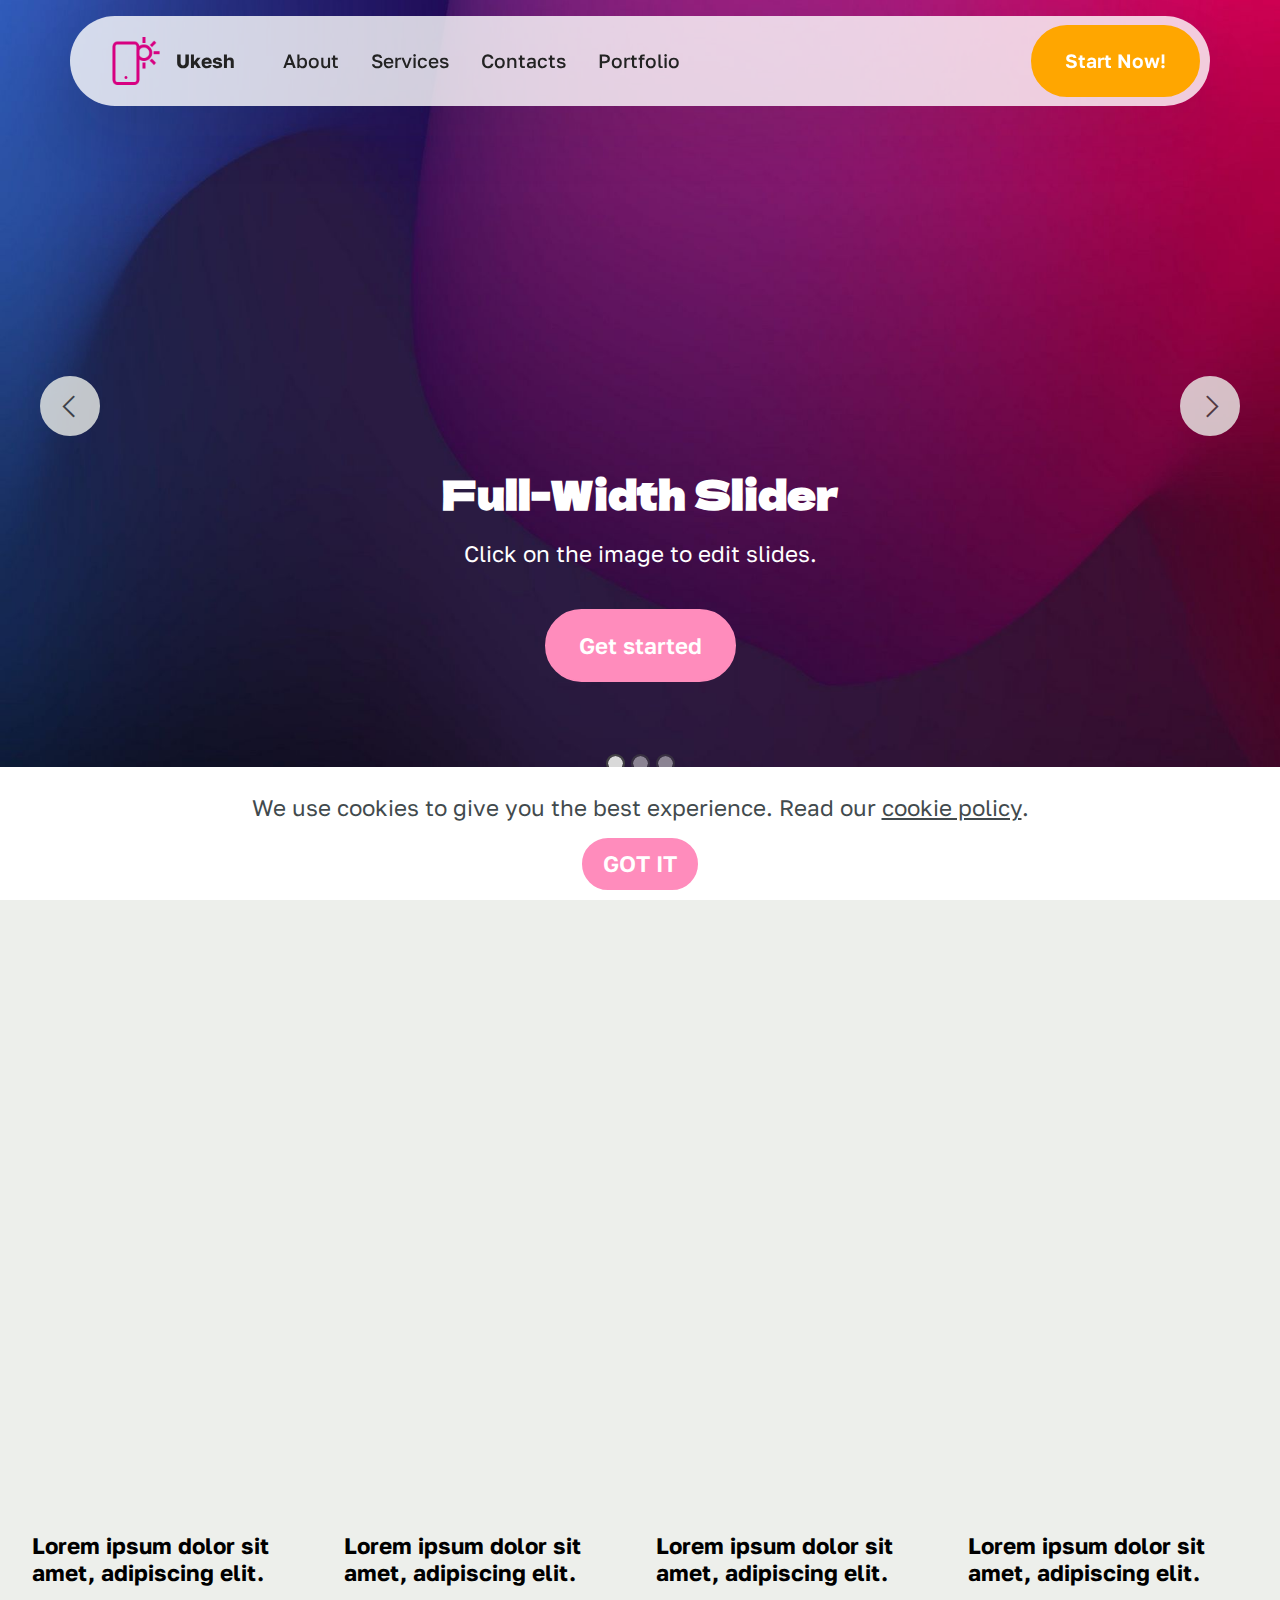
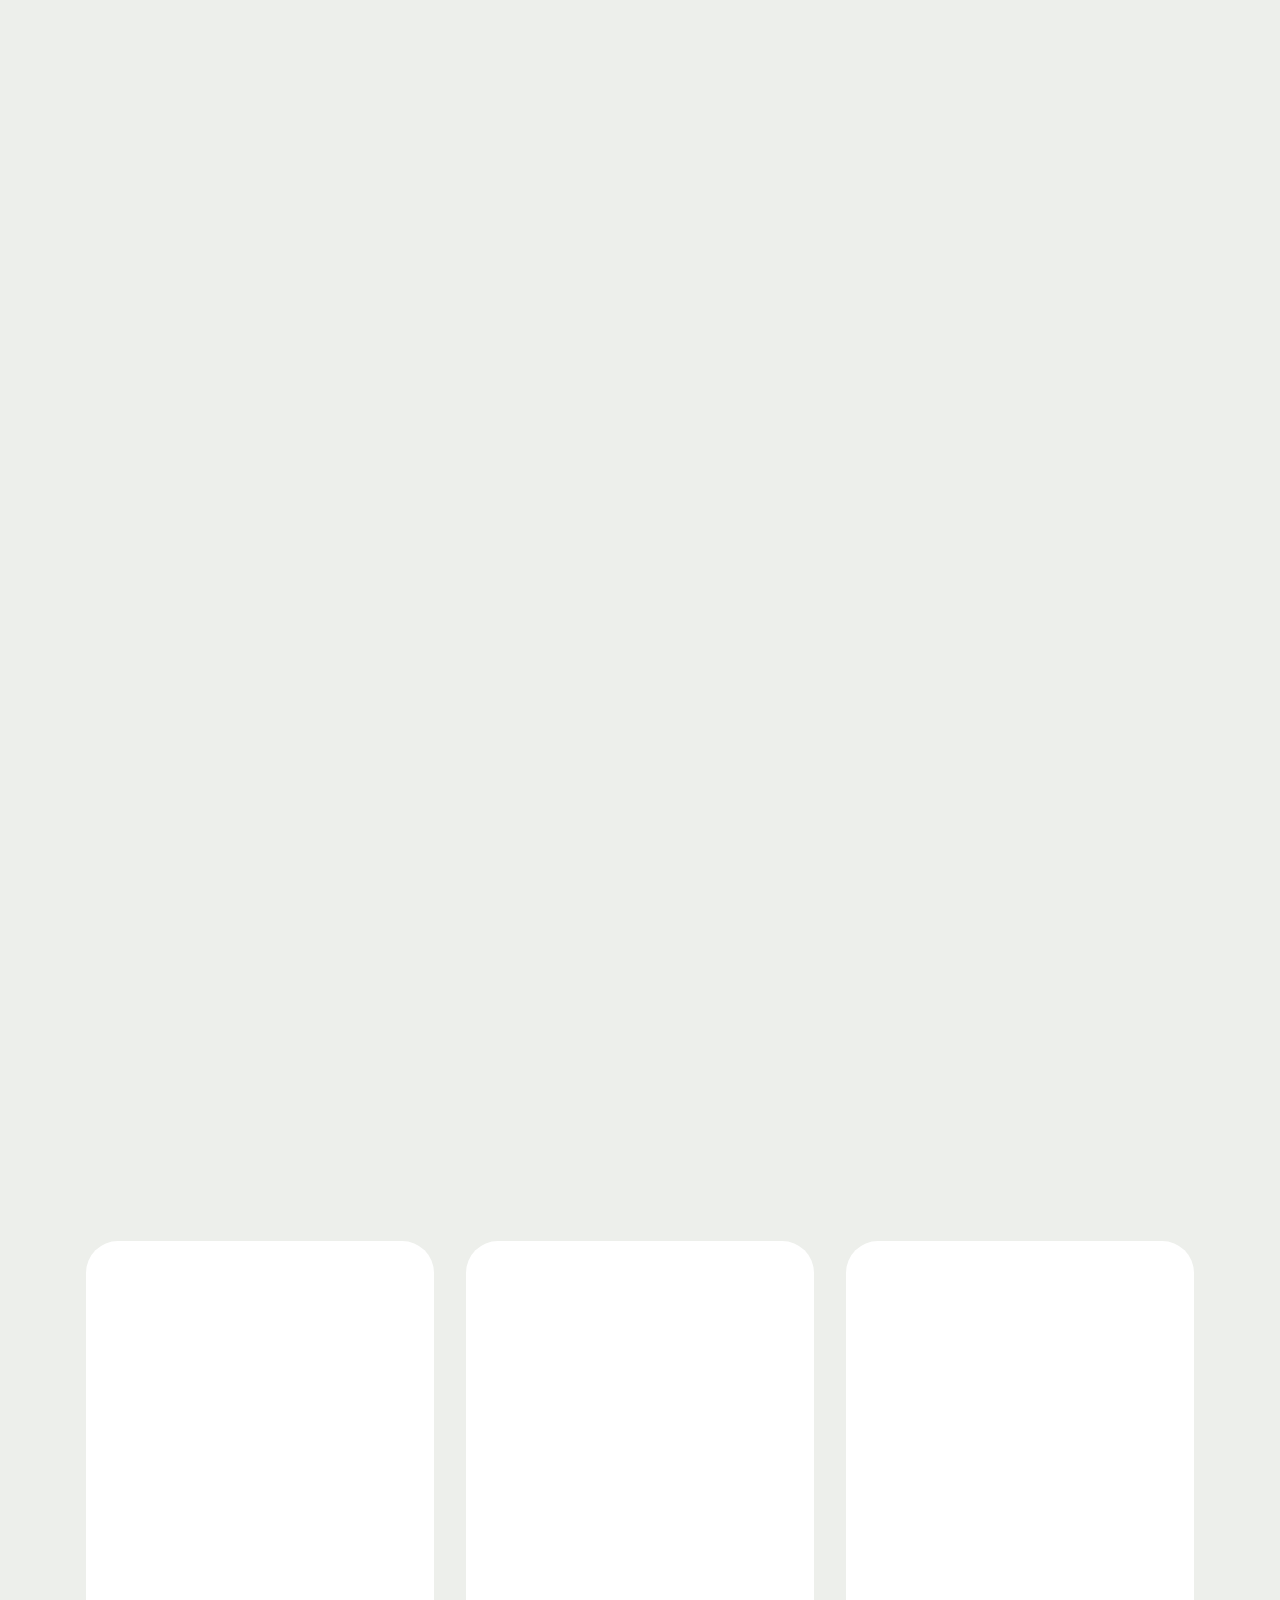
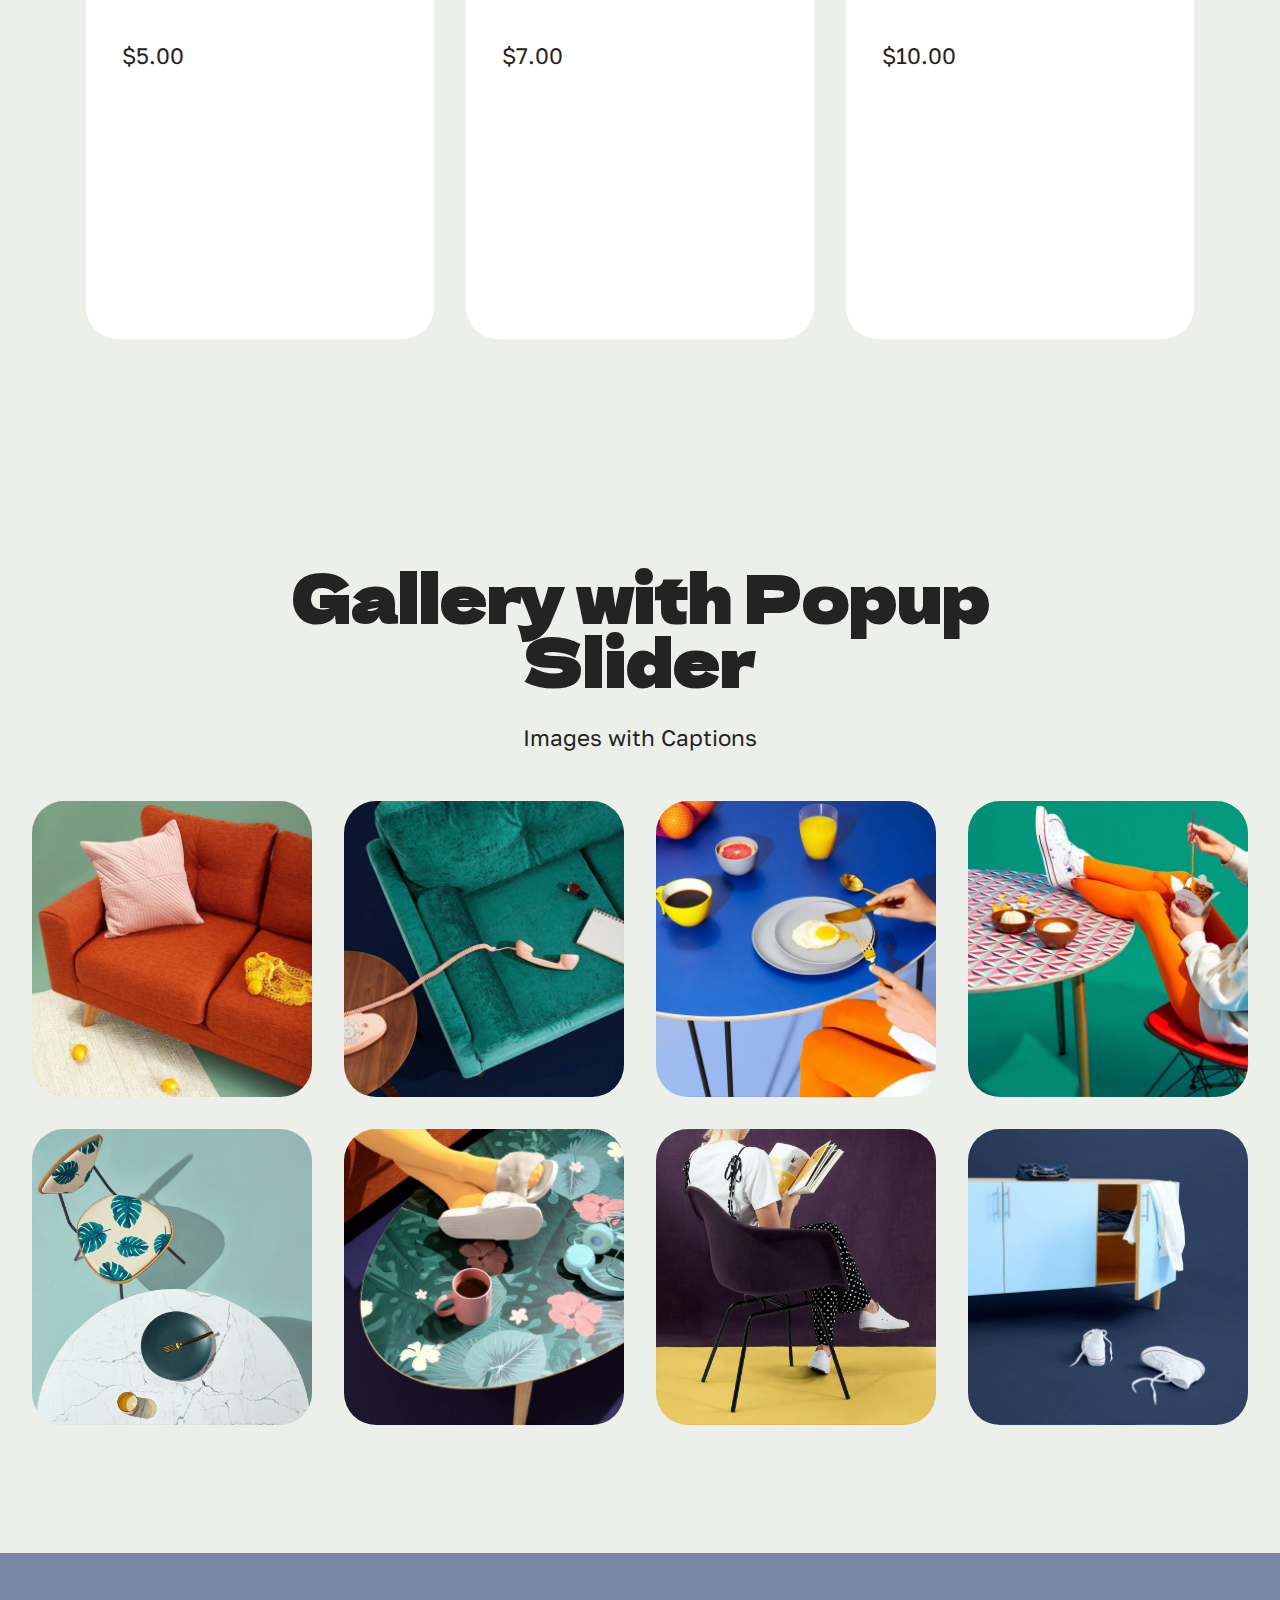
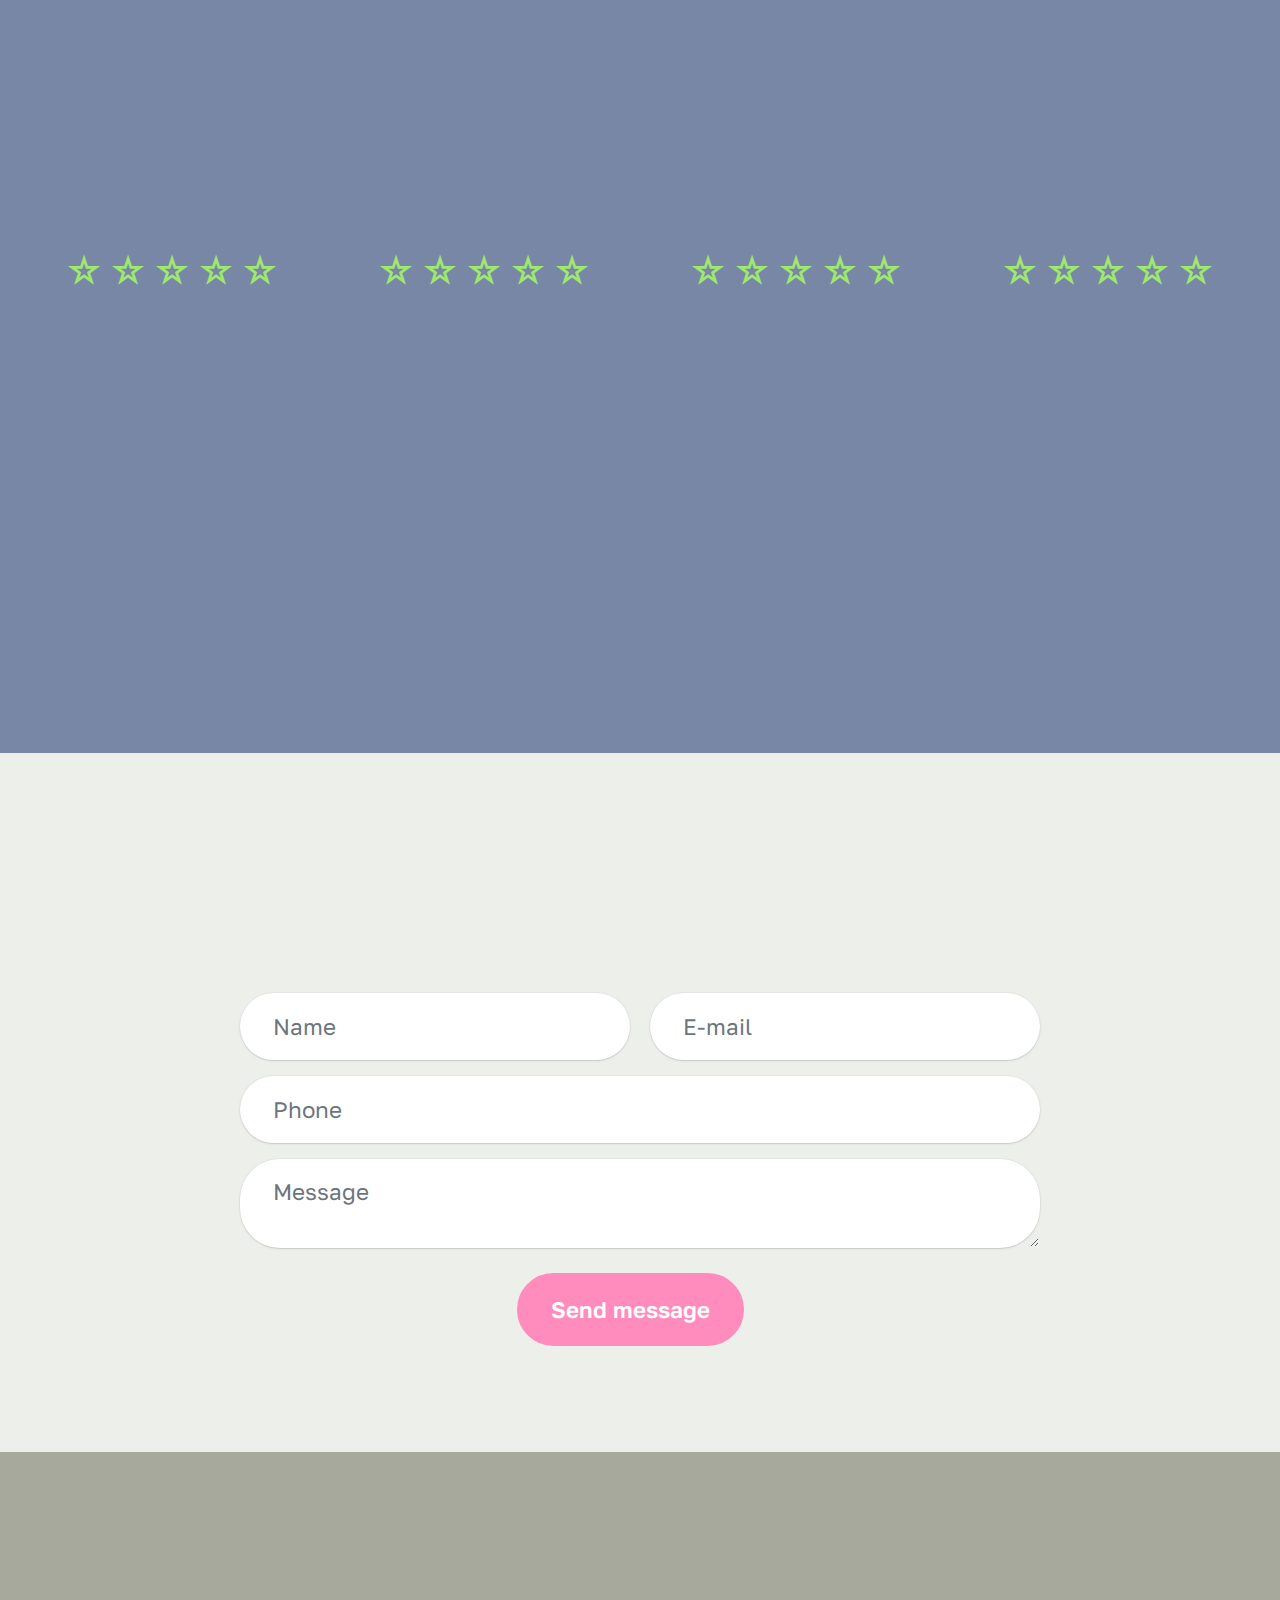
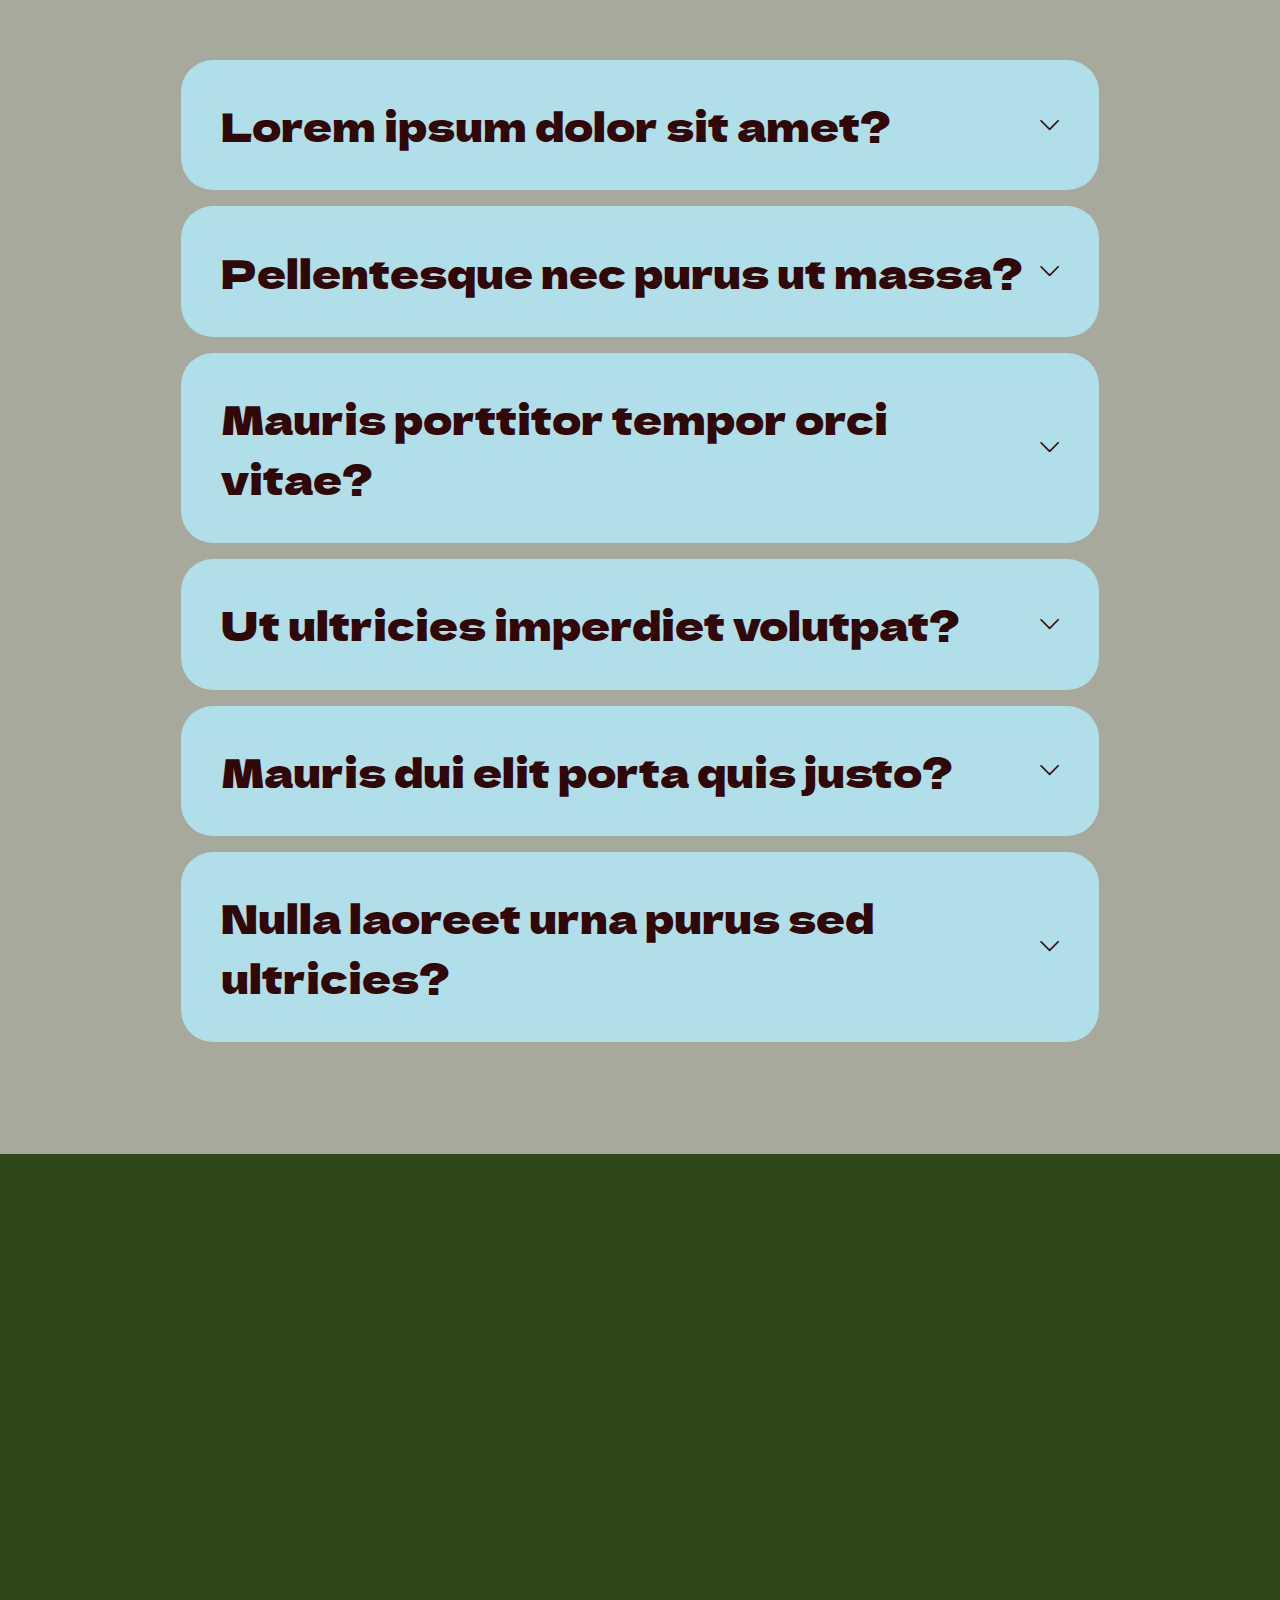
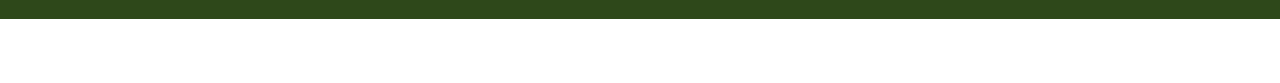
<file: index.html>
<!DOCTYPE html>
<html  >
<head>
  <!-- Site made with Mobirise Website Builder v5.9.6, https://mobirise.com -->
  <meta charset="UTF-8">
  <meta http-equiv="X-UA-Compatible" content="IE=edge">
  <meta name="generator" content="Mobirise v5.9.6, mobirise.com">
  <meta name="viewport" content="width=device-width, initial-scale=1, minimum-scale=1">
  <link rel="shortcut icon" href="assets/images/logo.png" type="image/x-icon">
  <meta name="description" content="">
  
  
  <title>Home</title>
  <link rel="stylesheet" href="assets/web/assets/mobirise-icons2/mobirise2.css">
  <link rel="stylesheet" href="assets/bootstrap/css/bootstrap.min.css">
  <link rel="stylesheet" href="assets/bootstrap/css/bootstrap-grid.min.css">
  <link rel="stylesheet" href="assets/bootstrap/css/bootstrap-reboot.min.css">
  <link rel="stylesheet" href="assets/animatecss/animate.css">
  <link rel="stylesheet" href="assets/dropdown/css/style.css">
  <link rel="stylesheet" href="assets/socicon/css/styles.css">
  <link rel="stylesheet" href="assets/theme/css/style.css">
  <link rel="preload" href="https://fonts.googleapis.com/css?family=Dela+Gothic+One:400&display=swap" as="style" onload="this.onload=null;this.rel='stylesheet'">
  <noscript><link rel="stylesheet" href="https://fonts.googleapis.com/css?family=Dela+Gothic+One:400&display=swap"></noscript>
  <link rel="preload" href="https://fonts.googleapis.com/css?family=Golos+Text:400,500,600,700,800,900&display=swap" as="style" onload="this.onload=null;this.rel='stylesheet'">
  <noscript><link rel="stylesheet" href="https://fonts.googleapis.com/css?family=Golos+Text:400,500,600,700,800,900&display=swap"></noscript>
  <link rel="preload" as="style" href="assets/mobirise/css/mbr-additional.css"><link rel="stylesheet" href="assets/mobirise/css/mbr-additional.css" type="text/css">

  
  
  
</head>
<body>
  
  <section data-bs-version="5.1" class="menu menu1 cid-tR4N6vSPnd" once="menu" id="menu01-5">
	

	<nav class="navbar navbar-dropdown navbar-fixed-top navbar-expand-lg">
		<div class="container">
			<div class="navbar-brand">
				<span class="navbar-logo">
					<a href="index.html">
						<img src="assets/images/logo.png" alt="Mobirise Website Builder" style="height: 3rem;">
					</a>
				</span>
				<span class="navbar-caption-wrap"><a class="navbar-caption text-black text-primary display-4" href="index.html">Ukesh</a></span>
			</div>
			<button class="navbar-toggler" type="button" data-toggle="collapse" data-bs-toggle="collapse" data-target="#navbarSupportedContent" data-bs-target="#navbarSupportedContent" aria-controls="navbarNavAltMarkup" aria-expanded="false" aria-label="Toggle navigation">
				<div class="hamburger">
					<span></span>
					<span></span>
					<span></span>
					<span></span>
				</div>
			</button>
			<div class="collapse navbar-collapse" id="navbarSupportedContent">
				<ul class="navbar-nav nav-dropdown" data-app-modern-menu="true"><li class="nav-item">
						<a class="nav-link link text-black text-primary display-4" href="About.html">About</a>
					</li>
					<li class="nav-item">
						<a class="nav-link link text-black text-primary display-4" href="Services.html" aria-expanded="false">Services</a>
					</li>
					<li class="nav-item">
						<a class="nav-link link text-black text-primary display-4" href="Contact.html">Contacts</a>
					</li><li class="nav-item"><a class="nav-link link text-black text-primary display-4" href="portfolio.html">Portfolio</a></li></ul>
				
				<div class="navbar-buttons mbr-section-btn"><a class="btn btn-success display-4" href="https://mobiri.se"> Start Now!</a></div>
			</div>
		</div>
	</nav>
</section>

<section data-bs-version="5.1" class="slider3 cid-tR4NbtWbPy" id="slider03-6">
    
    <div class="carousel slide" id="tR55jpJ3K6" data-interval="5000" data-bs-interval="5000">
        <ol class="carousel-indicators">
            <li data-slide-to="0" data-bs-slide-to="0" class="active" data-target="#tR55jpJ3K6" data-bs-target="#tR55jpJ3K6"></li>
            <li data-slide-to="1" data-bs-slide-to="1" data-target="#tR55jpJ3K6" data-bs-target="#tR55jpJ3K6"></li>
            <li data-slide-to="2" data-bs-slide-to="2" data-target="#tR55jpJ3K6" data-bs-target="#tR55jpJ3K6"></li>
        </ol>
        <div class="carousel-inner">
            <div class="carousel-item slider-image item active">
                <div class="item-wrapper">
                    <img class="d-block w-100" src="assets/images/background18.jpg" alt="Mobirise Website Builder">
                    
                    <div class="carousel-caption">
                        <h5 class="mbr-section-subtitle mbr-fonts-style mb-3 display-5">
                            <strong>Full-Width Slider</strong>
                        </h5>
                        <p class="mbr-section-text mbr-fonts-style mb-4 display-7">Click on the image to edit slides.</p>
                        <div class="mbr-section-btn mb-5">
						<a class="btn btn-primary display-7" href="https://mobiri.se">Get started</a>
					</div>     
                    </div>
                </div>
            </div>
            <div class="carousel-item slider-image item">
                <div class="item-wrapper">
                    <img class="d-block w-100" src="assets/images/background16.jpg" alt="Mobirise Website Builder">
                    
                    <div class="carousel-caption">
                        <h5 class="mbr-section-subtitle mbr-fonts-style mb-3 display-5">
                            <strong>Full-Width Slider</strong>
                        </h5>
                        <p class="mbr-section-text mbr-fonts-style mb-4 display-7">Click on the image to edit slides.</p>
                        <div class="mbr-section-btn mb-5">
						<a class="btn btn-primary display-7" href="https://mobiri.se">Get started</a>
					</div>     
                    </div>
                </div>
            </div>
            <div class="carousel-item slider-image item">
                <div class="item-wrapper">
                    <img class="d-block w-100" src="assets/images/background19.jpg" alt="Mobirise Website Builder">
                    
                    <div class="carousel-caption">
                        <h5 class="mbr-section-subtitle mbr-fonts-style mb-3 display-5">
                            <strong>Full-Width Slider</strong>
                        </h5>
                        <p class="mbr-section-text mbr-fonts-style mb-4 display-7">Click on the image to edit slides.</p>
                        <div class="mbr-section-btn mb-5"><a class="btn btn-success display-7" href="https://mobiri.se">Get started</a></div>     
                    </div>
                </div>
            </div>
        </div>
        <a class="carousel-control carousel-control-prev" role="button" data-slide="prev" data-bs-slide="prev" href="#tR55jpJ3K6">
            <span class="mobi-mbri mobi-mbri-arrow-prev" aria-hidden="true"></span>
            <span class="sr-only visually-hidden">Previous</span>
        </a>
        <a class="carousel-control carousel-control-next" role="button" data-slide="next" data-bs-slide="next" href="#tR55jpJ3K6">
            <span class="mobi-mbri mobi-mbri-arrow-next" aria-hidden="true"></span>
            <span class="sr-only visually-hidden">Next</span>
        </a>
    </div>
</section>

<section data-bs-version="5.1" class="features03 cid-tR4NjzOtH7" id="features03-7">
	
	
	<div class="container-fluid">
		<div class="row justify-content-center mb-5">
			<div class="col-12 content-head">
				<div class="mbr-section-head">
					<h4 class="mbr-section-title mbr-fonts-style align-center mb-0 display-2">
						<strong>Our Shoes Collections</strong></h4>
					
				</div>
			</div>
		</div>
		<div class="row">
			<div class="item features-image col-12 col-md-6 col-lg-3 active">
				<div class="item-wrapper">
					<div class="item-img mb-3">
						<img src="assets/images/shop1.jpg" alt="Mobirise Website Builder" title="">
					</div>
					<div class="item-content align-left">
						<h5 class="item-title mbr-fonts-style mt-0 mb-3 display-7">
							Creators
						</h5>
						<h6 class="item-subtitle mbr-fonts-style mb-3 display-7">
							<strong>Lorem ipsum dolor sit amet, adipiscing elit.</strong>
						</h6>
						<p class="mbr-text mbr-fonts-style mb-3 display-7">
							20 may, 20 min
						</p>
						<div class="mbr-section-btn item-footer"><a href="" class="btn item-btn btn-success display-7">Start Now</a></div>
					</div>
				</div>
			</div>
			<div class="item features-image col-12 col-md-6 col-lg-3">
				<div class="item-wrapper">
					<div class="item-img mb-3">
						<img src="assets/images/shop2.jpg" alt="Mobirise Website Builder" title="" data-slide-to="1" data-bs-slide-to="1">
					</div>
					<div class="item-content align-left">
						<h5 class="item-title mbr-fonts-style mb-3 mt-0 display-7">
							Branding
						</h5>
						<h6 class="item-subtitle mbr-fonts-style mb-3 display-7">
							<strong>Lorem ipsum dolor sit amet, adipiscing elit.</strong>
						</h6>
						<p class="mbr-text mbr-fonts-style mb-3 display-7">
							27 may, 25 min<br>
						</p>
						<div class="mbr-section-btn item-footer"><a href="" class="btn item-btn btn-success display-7">Start Now</a></div>
					</div>
				</div>
			</div>
			<div class="item features-image col-12 col-md-6 col-lg-3">
				<div class="item-wrapper">
					<div class="item-img mb-3">
						<img src="assets/images/shop3.jpg" alt="Mobirise Website Builder" title="" data-slide-to="2" data-bs-slide-to="2">
					</div>
					<div class="item-content align-left">
						<h5 class="item-title mbr-fonts-style mb-3 mt-0 display-7">
							Marketing
						</h5>
						<h6 class="item-subtitle mbr-fonts-style mt-0 mb-3 display-7">
							<strong>Lorem ipsum dolor sit amet, adipiscing elit.</strong>
						</h6>
						<p class="mbr-text mbr-fonts-style mb-3 display-7">
							27 may, 25 min<br>
						</p>
						<div class="mbr-section-btn item-footer"><a href="" class="btn item-btn btn-secondary display-7">Start Now</a></div>
					</div>
				</div>
			</div>
			<div class="item features-image col-12 col-md-6 col-lg-3">
				<div class="item-wrapper">
					<div class="item-img mb-3">
						<img src="assets/images/shop4.jpg" alt="Mobirise Website Builder" title="" data-slide-to="3" data-bs-slide-to="3">
					</div>
					<div class="item-content align-left">
						<h5 class="item-title mbr-fonts-style mb-3 mt-0 display-7">
							Promotion
						</h5>
						<h6 class="item-subtitle mbr-fonts-style mt-0 mb-3 display-7">
							<strong>Lorem ipsum dolor sit amet, adipiscing elit.</strong>
						</h6>
						<p class="mbr-text mbr-fonts-style mb-3 display-7">
							22 may, 18 min
						</p>
						<div class="mbr-section-btn item-footer"><a href="" class="btn item-btn btn-secondary display-7">Start Now</a></div>
					</div>
				</div>
			</div>
		</div>
	</div>
</section>

<section data-bs-version="5.1" class="slider4 mbr-embla cid-tR4WiDJwEr" id="slider04-19">
    

    
    
    <div class="container-fluid">
        <div class="row mb-5 justify-content-center">
			<div class="col-12 content-head">
				<h3 class="mbr-section-title mbr-fonts-style align-center mb-0 display-2">
					<strong>Fixed-Height Slider</strong>
				</h3>
				<h5 class="mbr-section-subtitle mbr-fonts-style align-center mb-0 mt-4 display-7">
                    Carousel with Multiple Items
				</h5>
			</div>
		</div>
        <div class="row">
            <div class="col-12">
                <div class="embla position-relative" data-skip-snaps="true" data-align="center" data-contain-scroll="trimSnaps" data-loop="true" data-auto-play-interval="5" data-draggable="true">
                    <div class="embla__viewport">
                        <div class="embla__container">
                            <div class="embla__slide slider-image item" style="margin-left: 1rem; margin-right: 1rem;">
                                <a href="#">
                                    <div class="slide-content">
                                        <div class="item-img">
                                            <div class="item-wrapper">
                                                <img src="assets/images/gallery01.jpg" alt="Mobirise Website Builder" title="">
                                            </div>
                                        </div>
                                    </div>
                                </a>
                            </div>
                            <div class="embla__slide slider-image item" style="margin-left: 1rem; margin-right: 1rem;">
                                <a href="#">
                                    <div class="slide-content">
                                        <div class="item-img">
                                            <div class="item-wrapper">
                                                <img src="assets/images/gallery02.jpg" alt="Mobirise Website Builder" title="">
                                            </div>
                                        </div>
                                    </div>
                                </a>
                            </div>
                            <div class="embla__slide slider-image item" style="margin-left: 1rem; margin-right: 1rem;">
                                <a href="#">
                                    <div class="slide-content">
                                        <div class="item-img">
                                            <div class="item-wrapper">
                                                <img src="assets/images/gallery03.jpg" alt="Mobirise Website Builder" title="">
                                            </div>
                                        </div>
                                    </div>
                                </a>
                            </div>
                            <div class="embla__slide slider-image item" style="margin-left: 1rem; margin-right: 1rem;">
                                <a href="#">
                                    <div class="slide-content">
                                        <div class="item-img">
                                            <div class="item-wrapper">
                                                <img src="assets/images/gallery04.jpg" alt="Mobirise Website Builder" title="">
                                            </div>
                                        </div>
                                    </div>
                                </a>
                            </div>
                            <div class="embla__slide slider-image item" style="margin-left: 1rem; margin-right: 1rem;">
                                <a href="#">
                                    <div class="slide-content">
                                        <div class="item-img">
                                            <div class="item-wrapper">
                                                <img src="assets/images/gallery05.jpg" alt="Mobirise Website Builder" title="">
                                            </div>
                                        </div>
                                    </div>
                                </a>
                            </div>
                        </div>
                    </div>
                    <button class="embla__button embla__button--prev">
                        <span class="mobi-mbri mobi-mbri-arrow-prev" aria-hidden="true"></span>
                        <span class="sr-only visually-hidden visually-hidden">Previous</span>
                    </button>
                    <button class="embla__button embla__button--next">
                        <span class="mobi-mbri mobi-mbri-arrow-next" aria-hidden="true"></span>
                        <span class="sr-only visually-hidden visually-hidden">Next</span>
                    </button>
                </div>
            </div>
        </div>
    </div>
</section>

<section data-bs-version="5.1" class="features4 cid-tR4NlQY6Z9" id="features04-8">
	
	
	<div class="container">
		<div class="row justify-content-center">
			<div class="col-12 content-head">
				<div class="mbr-section-head mb-5">
					<h4 class="mbr-section-title mbr-fonts-style align-center mb-0 display-2">
						<strong>Our Products</strong>
					</h4>
					
					
				</div>
			</div>
		</div>
		<div class="row">
			<div class="item features-image col-12 col-md-6 col-lg-4">
				<div class="item-wrapper">
					<div class="item-img">
						<img src="assets/images/shop1.jpg" alt="Mobirise Website Builder">
					</div>
					<div class="item-content">
						<h5 class="item-title mbr-fonts-style display-5">
							<strong>Marketing</strong>
						</h5>
						<h6 class="item-subtitle mbr-fonts-style display-7">
							$5.00
						</h6>
						<p class="mbr-text mbr-fonts-style display-7">
							Lorem ipsum dolor sit amet, consectetur adipiscing elit habitant turpis.
						</p>
						<div class="mbr-section-btn item-footer"><a href="" class="btn item-btn btn-success display-7">Learn More</a></div>
					</div>

				</div>
			</div>
			<div class="item features-image col-12 col-md-6 col-lg-4">
				<div class="item-wrapper">
					<div class="item-img">
						<img src="assets/images/shop2.jpg" alt="Mobirise Website Builder">
					</div>
					<div class="item-content">
						<h5 class="item-title mbr-fonts-style display-5">
							<strong>Promotion</strong>
						</h5>
						<h6 class="item-subtitle mbr-fonts-style display-7">
							$7.00
						</h6>
						<p class="mbr-text mbr-fonts-style display-7">
							Lorem ipsum dolor sit amet, consectetur adipiscing elit habitant turpis .
						</p>
						<div class="mbr-section-btn item-footer"><a href="" class="btn item-btn btn-success display-7">Learn More</a></div>
					</div>
				</div>
			</div>
			<div class="item features-image col-12 col-md-6 col-lg-4">
				<div class="item-wrapper">
					<div class="item-img">
						<img src="assets/images/shop3.jpg" alt="Mobirise Website Builder">
					</div>
					<div class="item-content">
						<h5 class="item-title mbr-fonts-style display-5">
							<strong>Branding</strong>
						</h5>
						<h6 class="item-subtitle mbr-fonts-style display-7">
							$10.00
						</h6>
						<p class="mbr-text mbr-fonts-style display-7">
							Lorem ipsum dolor sit amet, consectetur adipiscing elit habitant turpis .<br>
						</p>
						<div class="mbr-section-btn item-footer"><a href="" class="btn item-btn btn-success display-7">Learn More</a></div>
					</div>
				</div>
			</div>
		</div>
	</div>
</section>

<section data-bs-version="5.1" class="gallery1 mbr-gallery cid-tR4OkPQeiR" id="gallery01-9">
    

    
    

    <div class="container-fluid">
        <div class="row justify-content-center">
            <div class="col-12 content-head">
                <div class="mb-5">
                    <h3 class="mbr-section-title mbr-fonts-style align-center m-0 display-2"><strong>Gallery with Popup Slider</strong></h3>
                    <h4 class="mbr-section-subtitle mbr-fonts-style align-center mb-0 mt-4 display-7">Images with Captions</h4>
                </div>
            </div>
        </div>
        
        <div class="row mbr-gallery">
            <div class="col-12 col-md-6 col-lg-3 item gallery-image">
                <div class="item-wrapper mb-3" data-toggle="modal" data-bs-toggle="modal" data-target="#tR55jx67XQ-modal" data-bs-target="#tR55jx67XQ-modal">
                    <img class="w-100" src="assets/images/gallery01.jpg" alt="Mobirise Website Builder" data-slide-to="0" data-bs-slide-to="0" data-target="#lb-tR55jx67XQ" data-bs-target="#lb-tR55jx67XQ">
                    <div class="icon-wrapper">
                        <span class="mobi-mbri mobi-mbri-search mbr-iconfont mbr-iconfont-btn"></span>
                    </div>
                </div>
                
            </div>
            <div class="col-12 col-md-6 col-lg-3 item gallery-image">
                <div class="item-wrapper mb-3" data-toggle="modal" data-bs-toggle="modal" data-target="#tR55jx67XQ-modal" data-bs-target="#tR55jx67XQ-modal">
                    <img class="w-100" src="assets/images/gallery02.jpg" alt="Mobirise Website Builder" data-slide-to="1" data-bs-slide-to="1" data-target="#lb-tR55jx67XQ" data-bs-target="#lb-tR55jx67XQ">
                    <div class="icon-wrapper">
                        <span class="mobi-mbri mobi-mbri-search mbr-iconfont mbr-iconfont-btn"></span>
                    </div>
                </div>
                
            </div>
            <div class="col-12 col-md-6 col-lg-3 item gallery-image">
                <div class="item-wrapper mb-3" data-toggle="modal" data-bs-toggle="modal" data-target="#tR55jx67XQ-modal" data-bs-target="#tR55jx67XQ-modal">
                    <img class="w-100" src="assets/images/gallery03.jpg" alt="Mobirise Website Builder" data-slide-to="2" data-bs-slide-to="2" data-target="#lb-tR55jx67XQ" data-bs-target="#lb-tR55jx67XQ">
                    <div class="icon-wrapper">
                        <span class="mobi-mbri mobi-mbri-search mbr-iconfont mbr-iconfont-btn"></span>
                    </div>
                </div>
                
            </div>
            <div class="col-12 col-md-6 col-lg-3 item gallery-image">
                <div class="item-wrapper mb-3" data-toggle="modal" data-bs-toggle="modal" data-target="#tR55jx67XQ-modal" data-bs-target="#tR55jx67XQ-modal">
                    <img class="w-100" src="assets/images/gallery04.jpg" alt="Mobirise Website Builder" data-slide-to="3" data-bs-slide-to="3" data-target="#lb-tR55jx67XQ" data-bs-target="#lb-tR55jx67XQ">
                    <div class="icon-wrapper">
                        <span class="mobi-mbri mobi-mbri-search mbr-iconfont mbr-iconfont-btn"></span>
                    </div>
                </div>
                
            </div>
            <div class="col-12 col-md-6 col-lg-3 item gallery-image">
                <div class="item-wrapper mb-3" data-toggle="modal" data-bs-toggle="modal" data-target="#tR55jx67XQ-modal" data-bs-target="#tR55jx67XQ-modal">
                    <img class="w-100" src="assets/images/gallery10.jpg" alt="Mobirise Website Builder" data-slide-to="4" data-bs-slide-to="4" data-target="#lb-tR55jx67XQ" data-bs-target="#lb-tR55jx67XQ">
                    <div class="icon-wrapper">
                        <span class="mobi-mbri mobi-mbri-search mbr-iconfont mbr-iconfont-btn"></span>
                    </div>
                </div>
                
            </div>
            <div class="col-12 col-md-6 col-lg-3 item gallery-image">
                <div class="item-wrapper mb-3" data-toggle="modal" data-bs-toggle="modal" data-target="#tR55jx67XQ-modal" data-bs-target="#tR55jx67XQ-modal">
                    <img class="w-100" src="assets/images/gallery05.jpg" alt="Mobirise Website Builder" data-slide-to="5" data-bs-slide-to="5" data-target="#lb-tR55jx67XQ" data-bs-target="#lb-tR55jx67XQ">
                    <div class="icon-wrapper">
                        <span class="mobi-mbri mobi-mbri-search mbr-iconfont mbr-iconfont-btn"></span>
                    </div>
                </div>
                
            </div>
            <div class="col-12 col-md-6 col-lg-3 item gallery-image">
                <div class="item-wrapper mb-3" data-toggle="modal" data-bs-toggle="modal" data-target="#tR55jx67XQ-modal" data-bs-target="#tR55jx67XQ-modal">
                    <img class="w-100" src="assets/images/gallery06.jpg" alt="Mobirise Website Builder" data-slide-to="6" data-bs-slide-to="6" data-target="#lb-tR55jx67XQ" data-bs-target="#lb-tR55jx67XQ">
                    <div class="icon-wrapper">
                        <span class="mobi-mbri mobi-mbri-search mbr-iconfont mbr-iconfont-btn"></span>
                    </div>
                </div>
                
            </div>
            <div class="col-12 col-md-6 col-lg-3 item gallery-image">
                <div class="item-wrapper mb-3" data-toggle="modal" data-bs-toggle="modal" data-target="#tR55jx67XQ-modal" data-bs-target="#tR55jx67XQ-modal">
                    <img class="w-100" src="assets/images/gallery07.jpg" alt="Mobirise Website Builder" data-slide-to="7" data-bs-slide-to="7" data-target="#lb-tR55jx67XQ" data-bs-target="#lb-tR55jx67XQ">
                    <div class="icon-wrapper">
                        <span class="mobi-mbri mobi-mbri-search mbr-iconfont mbr-iconfont-btn"></span>
                    </div>
                </div>
                
            </div>
        </div>

        <div class="modal mbr-slider" tabindex="-1" role="dialog" aria-hidden="true" id="tR55jx67XQ-modal">
            <div class="modal-dialog" role="document">
                <div class="modal-content">
                    <div class="modal-body">
                        <div class="carousel slide" data-pause="false" data-bs-pause="false" id="lb-tR55jx67XQ" data-interval="5000" data-bs-interval="5000">
                            <div class="carousel-inner">
                                <div class="carousel-item active">
                                    <img class="d-block w-100" src="assets/images/gallery01.jpg" alt="Mobirise Website Builder">
                                </div>
                                <div class="carousel-item">
                                    <img class="d-block w-100" src="assets/images/gallery02.jpg" alt="Mobirise Website Builder">
                                </div>
                                <div class="carousel-item">
                                    <img class="d-block w-100" src="assets/images/gallery03.jpg" alt="Mobirise Website Builder">
                                </div>
                                <div class="carousel-item">
                                    <img class="d-block w-100" src="assets/images/gallery04.jpg" alt="Mobirise Website Builder">
                                </div>
                                <div class="carousel-item">
                                    <img class="d-block w-100" src="assets/images/gallery10.jpg" alt="Mobirise Website Builder">
                                </div>
                                <div class="carousel-item">
                                    <img class="d-block w-100" src="assets/images/gallery05.jpg" alt="Mobirise Website Builder">
                                </div>
                                <div class="carousel-item">
                                    <img class="d-block w-100" src="assets/images/gallery06.jpg" alt="Mobirise Website Builder">
                                </div>
                                <div class="carousel-item">
                                    <img class="d-block w-100" src="assets/images/gallery07.jpg" alt="Mobirise Website Builder">
                                </div>
                            </div>
                            <ol class="carousel-indicators">
                                <li data-slide-to="0" data-bs-slide-to="0" class="active" data-target="#lb-tR55jx67XQ" data-bs-target="#lb-tR55jx67XQ"></li>
                                <li data-slide-to="1" data-bs-slide-to="1" data-target="#lb-tR55jx67XQ" data-bs-target="#lb-tR55jx67XQ"></li>
                                <li data-slide-to="2" data-bs-slide-to="2" data-target="#lb-tR55jx67XQ" data-bs-target="#lb-tR55jx67XQ"></li>
                                <li data-slide-to="3" data-bs-slide-to="3" data-target="#lb-tR55jx67XQ" data-bs-target="#lb-tR55jx67XQ"></li>
                                <li data-slide-to="4" data-bs-slide-to="4" data-target="#lb-tR55jx67XQ" data-bs-target="#lb-tR55jx67XQ"></li>
                                <li data-slide-to="5" data-bs-slide-to="5" data-target="#lb-tR55jx67XQ" data-bs-target="#lb-tR55jx67XQ"></li>
                                <li data-slide-to="6" data-bs-slide-to="6" data-target="#lb-tR55jx67XQ" data-bs-target="#lb-tR55jx67XQ"></li>
                                <li data-slide-to="7" data-bs-slide-to="7" data-target="#lb-tR55jx67XQ" data-bs-target="#lb-tR55jx67XQ"></li>
                            </ol>
                            <a role="button" href="" class="close" data-dismiss="modal" data-bs-dismiss="modal" aria-label="Close">
                            </a>
                            <a class="carousel-control-prev carousel-control" role="button" data-slide="prev" data-bs-slide="prev" href="#lb-tR55jx67XQ">
                                <span class="mobi-mbri mobi-mbri-arrow-prev" aria-hidden="true"></span>
                                <span class="sr-only visually-hidden">Previous</span>
                            </a>
                            <a class="carousel-control-next carousel-control" role="button" data-slide="next" data-bs-slide="next" href="#lb-tR55jx67XQ">
                                <span class="mobi-mbri mobi-mbri-arrow-next" aria-hidden="true"></span>
                                <span class="sr-only visually-hidden">Next</span>
                            </a>
                        </div>
                    </div>
                </div>
            </div>
        </div>
    </div>
</section>

<section data-bs-version="5.1" class="people02 cid-tR4OGfoYWE" id="people02-d">
	

	
	
	<div class="container-fluid">
		<div class="row mb-5 justify-content-center">
			<div class="col-12 content-head">
				<h3 class="mbr-section-title mbr-fonts-style align-center mb-4 display-2">
					<strong>Testimonials</strong>
				</h3>
				<h5 class="mbr-section-subtitle mbr-fonts-style align-center mb-4 display-7">
					Lorem ipsum dolor sit amet nulla vel, consectetur massa adipiscing.
				</h5>
			</div>
		</div>
		<div class="row">
				<div class="item features-without-image col-12 col-md-6 col-lg-3 mb-5 active">
					<div class="item-wrapper">
						<div class="card-box align-center">
							<div class="iconfont-wrapper mb-3">
								<span class="mbr-iconfont mobi-mbri-star mobi-mbri"></span>
								<span class="mbr-iconfont mobi-mbri-star mobi-mbri"></span>
								<span class="mbr-iconfont mobi-mbri-star mobi-mbri"></span>
								<span class="mbr-iconfont mobi-mbri-star mobi-mbri"></span>
								<span class="mbr-iconfont mobi-mbri-star mobi-mbri"></span>
							</div>
							<h5 class="card-title mbr-fonts-style mb-3 display-7">
								Lorem ipsum dolor sit amet nulla vel, consectetur massa adipiscing.
							</h5>
							<p class="card-text mbr-fonts-style mb-0 display-7">
								Jennifer J. Omalley
							</p>
						</div>
					</div>
				</div>
				<div class="item features-without-image col-12 col-md-6 col-lg-3 mb-5">
					<div class="item-wrapper">
						<div class="card-box align-center">
							<div class="iconfont-wrapper mb-3">
								<span class="mbr-iconfont mobi-mbri-star mobi-mbri"></span>
								<span class="mbr-iconfont mobi-mbri-star mobi-mbri"></span>
								<span class="mbr-iconfont mobi-mbri-star mobi-mbri"></span>
								<span class="mbr-iconfont mobi-mbri-star mobi-mbri"></span>
								<span class="mbr-iconfont mobi-mbri-star mobi-mbri"></span>
							</div>
							<h5 class="card-title mbr-fonts-style mb-3 display-7">
								Lorem ipsum dolor sit amet nulla vel, consectetur massa adipiscing.
							</h5>
							<p class="card-text mbr-fonts-style mb-0 display-7">
								Christian T. Jackson
							</p>
						</div>
					</div>
				</div>
				<div class="item features-without-image col-12 col-md-6 col-lg-3 mb-5">
					<div class="item-wrapper">
						<div class="card-box align-center">
							<div class="iconfont-wrapper mb-3">
								<span class="mbr-iconfont mobi-mbri-star mobi-mbri"></span>
								<span class="mbr-iconfont mobi-mbri-star mobi-mbri"></span>
								<span class="mbr-iconfont mobi-mbri-star mobi-mbri"></span>
								<span class="mbr-iconfont mobi-mbri-star mobi-mbri"></span>
								<span class="mbr-iconfont mobi-mbri-star mobi-mbri"></span>
							</div>
							<h5 class="card-title mbr-fonts-style mb-3 display-7">
								Lorem ipsum dolor sit amet nulla vel, consectetur massa adipiscing.
							</h5>
							<p class="card-text mbr-fonts-style mb-0 display-7">
								Connie L. Raymond
							</p>
						</div>
					</div>
				</div><div class="item features-without-image col-12 col-md-6 col-lg-3 mb-5">
					<div class="item-wrapper">
						<div class="card-box align-center">
							<div class="iconfont-wrapper mb-3">
								<span class="mbr-iconfont mobi-mbri-star mobi-mbri"></span>
								<span class="mbr-iconfont mobi-mbri-star mobi-mbri"></span>
								<span class="mbr-iconfont mobi-mbri-star mobi-mbri"></span>
								<span class="mbr-iconfont mobi-mbri-star mobi-mbri"></span>
								<span class="mbr-iconfont mobi-mbri-star mobi-mbri"></span>
							</div>
							<h5 class="card-title mbr-fonts-style mb-3 display-7">
								Lorem ipsum dolor sit amet nulla vel, consectetur massa adipiscing.
							</h5>
							<p class="card-text mbr-fonts-style mb-0 display-7">
								Connie L. Raymond
							</p>
						</div>
					</div>
				</div>
			</div>
		<div class="row mt-0 mt-md-5">
			<div class="col-12 align-center">
				<div class="mbr-section-btn"><a class="btn btn-success display-7" href="https://mobiri.se">Read More</a></div>
			</div>
		</div>
	</div>
</section>

<section data-bs-version="5.1" class="form5 cid-tR4OyUNYDx" id="form02-b">
    
    
    <div class="container-fluid">
        <div class="row justify-content-center">
            <div class="col-12 content-head">
                <div class="mbr-section-head mb-5">
                    <h3 class="mbr-section-title mbr-fonts-style align-center mb-0 display-2">
                        <strong>Contacts</strong>
                    </h3>
                    
                </div>
            </div>
        </div>
        <div class="row justify-content-center mt-4">
            <div class="col-lg-8 mx-auto mbr-form" data-form-type="formoid">
                <form action="https://mobirise.eu/" method="POST" class="mbr-form form-with-styler" data-form-title="Form Name"><input type="hidden" name="email" data-form-email="true" value="YeAaBBMn2Fe9GXW00xKOqNfDaJg59sjRwi7H2Rvji/zzUP6zxqfJlbMeHZwNcfF/kpuDPCu/qP+hl5wgWV1ymg6WtBOtMIegGdvaiXg7RX7wbK/9tyuylIbIPt369/zo">
                    <div class="row">
                        <div hidden="hidden" data-form-alert="" class="alert alert-success col-12">Thanks for filling out the form!</div>
                        <div hidden="hidden" data-form-alert-danger="" class="alert alert-danger col-12">
                            Oops...! some problem!
                        </div>
                    </div>
                    <div class="dragArea row">
                        <div class="col-md col-sm-12 form-group mb-3" data-for="name">
                            <input type="text" name="name" placeholder="Name" data-form-field="name" class="form-control" value="" id="name-form02-b">
                        </div>
                        <div class="col-md col-sm-12 form-group mb-3" data-for="email">
                            <input type="email" name="email" placeholder="E-mail" data-form-field="email" class="form-control" value="" id="email-form02-b">
                        </div>
                        <div class="col-12 form-group mb-3" data-for="phone">
                            <input type="tel" name="phone" placeholder="Phone" data-form-field="phone" class="form-control" value="" id="phone-form02-b">
                        </div>
                        <div class="col-12 form-group mb-3" data-for="textarea">
                            <textarea name="textarea" placeholder="Message" data-form-field="textarea" class="form-control" id="textarea-form02-b"></textarea>
                        </div>
                        <div class="col-lg-12 col-md-12 col-sm-12 align-center mbr-section-btn">
                            <button type="submit" class="btn btn-primary display-7">Send message</button>
                        </div>
                    </div>
                </form>
            </div>
        </div>
    </div>
</section>

<section data-bs-version="5.1" class="list1 cid-tR4OBJSLQ1" id="list01-c">
	
	
	<div class="container">
		<div class="row justify-content-center">
			<div class="col-12 col-md-12 col-lg-10 m-auto">
				<div class="content">
					<div class="mbr-section-head align-left mb-5">
						
						<h3 class="mbr-section-title mb-2 mbr-fonts-style display-2">
							<strong>Got questions?</strong>
						</h3>
					</div>
					<div id="bootstrap-accordion_34" class="panel-group accordionStyles accordion" role="tablist" aria-multiselectable="true">
						<div class="card mb-3">
							<div class="card-header" role="tab" id="headingOne">
								<a role="button" class="panel-title collapsed" data-toggle="collapse" data-bs-toggle="collapse" data-core="" href="#collapse1_34" aria-expanded="false" aria-controls="collapse1">
									<h6 class="panel-title-edit mbr-semibold mbr-fonts-style mb-0 display-5">
										Lorem ipsum dolor sit amet?
									</h6>
									<span class="sign mbr-iconfont mobi-mbri-arrow-down"></span>
								</a>
							</div>
							<div id="collapse1_34" class="panel-collapse noScroll collapse" role="tabpanel" aria-labelledby="headingOne" data-parent="#accordion" data-bs-parent="#bootstrap-accordion_34">
								<div class="panel-body">
									<p class="mbr-fonts-style panel-text display-7">
										Lorem ipsum dolor sit amet, consectetur adipiscing elit. Fusce vestibulum
										laoreet tincidunt. Proin et sapien scelerisque, ornare lectus eget, iaculis
										lectus. Pellentesque viverra molestie tortor. Nunc sed interdum est, in maximus
										diam. Donec eu tellus dictum, gravida velit et, sagittis arcu. Proin et lectus
										dapibus. Cras fringilla elit velit placerat tortor mollis cursus.
									</p>
								</div>
							</div>
						</div>
						<div class="card mb-3">
							<div class="card-header" role="tab" id="headingOne">
								<a role="button" class="panel-title collapsed" data-toggle="collapse" data-bs-toggle="collapse" data-core="" href="#collapse2_34" aria-expanded="false" aria-controls="collapse2">
									<h6 class="panel-title-edit mbr-semibold mbr-fonts-style mb-0 display-5">
										Pellentesque nec purus ut massa?
									</h6>
									<span class="sign mbr-iconfont mobi-mbri-arrow-down"></span>
								</a>
							</div>
							<div id="collapse2_34" class="panel-collapse noScroll collapse" role="tabpanel" aria-labelledby="headingOne" data-parent="#accordion" data-bs-parent="#bootstrap-accordion_34">
								<div class="panel-body">
									<p class="mbr-fonts-style panel-text display-7">
										Lorem ipsum dolor sit amet, consectetur adipiscing elit. Fusce vestibulum
										laoreet tincidunt. Proin et sapien scelerisque, ornare lectus eget, iaculis
										lectus. Pellentesque viverra molestie tortor. Nunc sed interdum est, in maximus
										diam. Donec eu tellus dictum, gravida velit et, sagittis arcu. Proin et lectus
										dapibus. Cras fringilla elit velit placerat tortor mollis cursus.
									</p>
								</div>
							</div>
						</div>
						<div class="card mb-3">
							<div class="card-header" role="tab" id="headingOne">
								<a role="button" class="panel-title collapsed" data-toggle="collapse" data-bs-toggle="collapse" data-core="" href="#collapse3_34" aria-expanded="false" aria-controls="collapse3">
									<h6 class="panel-title-edit mbr-semibold mbr-fonts-style mb-0 display-5">
										Mauris porttitor tempor orci vitae?
									</h6>
									<span class="sign mbr-iconfont mobi-mbri-arrow-down"></span>
								</a>
							</div>
							<div id="collapse3_34" class="panel-collapse noScroll collapse" role="tabpanel" aria-labelledby="headingOne" data-parent="#accordion" data-bs-parent="#bootstrap-accordion_34">
								<div class="panel-body">
									<p class="mbr-fonts-style panel-text display-7">
										Lorem ipsum dolor sit amet, consectetur adipiscing elit. Fusce vestibulum
										laoreet tincidunt. Proin et sapien scelerisque, ornare lectus eget, iaculis
										lectus. Pellentesque viverra molestie tortor. Nunc sed interdum est, in maximus
										diam. Donec eu tellus dictum, gravida velit et, sagittis arcu. Proin et lectus
										dapibus. Cras fringilla elit velit placerat tortor mollis cursus.
									</p>
								</div>
							</div>
						</div>
						<div class="card mb-3">
							<div class="card-header" role="tab" id="headingOne">
								<a role="button" class="panel-title collapsed" data-toggle="collapse" data-bs-toggle="collapse" data-core="" href="#collapse4_34" aria-expanded="false" aria-controls="collapse4">
									<h6 class="panel-title-edit mbr-semibold mbr-fonts-style mb-0 display-5">
										Ut ultricies imperdiet volutpat?
									</h6>
									<span class="sign mbr-iconfont mobi-mbri-arrow-down"></span>
								</a>
							</div>
							<div id="collapse4_34" class="panel-collapse noScroll collapse" role="tabpanel" aria-labelledby="headingOne" data-parent="#accordion" data-bs-parent="#bootstrap-accordion_34">
								<div class="panel-body">
									<p class="mbr-fonts-style panel-text display-7">
										Lorem ipsum dolor sit amet, consectetur adipiscing elit. Fusce vestibulum
										laoreet tincidunt. Proin et sapien scelerisque, ornare lectus eget, iaculis
										lectus. Pellentesque viverra molestie tortor. Nunc sed interdum est, in maximus
										diam. Donec eu tellus dictum, gravida velit et, sagittis arcu. Proin et lectus
										dapibus. Cras fringilla elit velit placerat tortor mollis cursus.
									</p>
								</div>
							</div>
						</div>
						<div class="card mb-3">
							<div class="card-header" role="tab" id="headingOne">
								<a role="button" class="panel-title collapsed" data-toggle="collapse" data-bs-toggle="collapse" data-core="" href="#collapse5_34" aria-expanded="false" aria-controls="collapse5">
									<h6 class="panel-title-edit mbr-semibold mbr-fonts-style mb-0 display-5">
										Mauris dui elit porta quis justo?
									</h6>
									<span class="sign mbr-iconfont mobi-mbri-arrow-down"></span>
								</a>
							</div>
							<div id="collapse5_34" class="panel-collapse noScroll collapse" role="tabpanel" aria-labelledby="headingOne" data-parent="#accordion" data-bs-parent="#bootstrap-accordion_34">
								<div class="panel-body">
									<p class="mbr-fonts-style panel-text display-7">
										Lorem ipsum dolor sit amet, consectetur adipiscing elit. Fusce vestibulum
										laoreet tincidunt. Proin et sapien scelerisque, ornare lectus eget, iaculis
										lectus. Pellentesque viverra molestie tortor. Nunc sed interdum est, in maximus
										diam. Donec eu tellus dictum, gravida velit et, sagittis arcu. Proin et lectus
										dapibus. Cras fringilla elit velit placerat tortor mollis cursus.
									</p>
								</div>
							</div>
						</div>
						<div class="card mb-3">
							<div class="card-header" role="tab" id="headingOne">
								<a role="button" class="panel-title collapsed" data-toggle="collapse" data-bs-toggle="collapse" data-core="" href="#collapse6_34" aria-expanded="false" aria-controls="collapse6">
									<h6 class="panel-title-edit mbr-semibold mbr-fonts-style mb-0 display-5">
										Nulla laoreet urna purus sed ultricies?
									</h6>
									<span class="sign mbr-iconfont mobi-mbri-arrow-down"></span>
								</a>
							</div>
							<div id="collapse6_34" class="panel-collapse noScroll collapse" role="tabpanel" aria-labelledby="headingOne" data-parent="#accordion" data-bs-parent="#bootstrap-accordion_34">
								<div class="panel-body">
									<p class="mbr-fonts-style panel-text display-7">
										Lorem ipsum dolor sit amet, consectetur adipiscing elit. Fusce vestibulum
										laoreet tincidunt. Proin et sapien scelerisque, ornare lectus eget, iaculis
										lectus. Pellentesque viverra molestie tortor. Nunc sed interdum est, in maximus
										diam. Donec eu tellus dictum, gravida velit et, sagittis arcu. Proin et lectus
										dapibus. Cras fringilla elit velit placerat tortor mollis cursus.
									</p>
								</div>
							</div>
						</div>
					</div>
				</div>
			</div>
		</div>
	</div>
</section>

<section data-bs-version="5.1" class="footer3 programm5 cid-tR4OulORRJ" once="footers" id="footer03-a">

        

    

    <div class="container">
        <div class="row">

            <div class="row-links mb-4">
                <ul class="header-menu">
                  
                  
                  
                  
                <li class="header-menu-item mbr-fonts-style display-5">
                    <a href="#" class="text-primary">Shop</a>
                  </li><li class="header-menu-item mbr-fonts-style display-5">
                    <a href="#" class="text-primary">Collections</a>
                  </li><li class="header-menu-item mbr-fonts-style display-5">
                    <a href="#" class="text-primary">About</a>
                  </li><li class="header-menu-item mbr-fonts-style display-5">
                    <a href="#" class="text-primary">Press</a>
                  </li></ul>
              </div>

            <div class="col-12">
                <div class="social-row">
                    <div class="soc-item">
                        <a href="https://mobiri.se/" target="_blank">
                            <span class="mbr-iconfont socicon socicon-facebook display-7"></span>
                        </a>
                    </div>
                    <div class="soc-item">
                        <a href="https://mobiri.se/" target="_blank">
                            <span class="mbr-iconfont socicon-twitter socicon"></span>
                        </a>
                    </div>
                    <div class="soc-item">
                        <a href="https://mobiri.se/" target="_blank">
                            <span class="mbr-iconfont socicon-instagram socicon"></span>
                        </a>
                    </div>
                    <div class="soc-item">
                        <a href="https://mobiri.se/" target="_blank">
                            <span class="mbr-iconfont socicon socicon-linkedin"></span>
                        </a>
                    </div>
                    <div class="soc-item">
                        <a href="https://mobiri.se/" target="_blank">
                            <span class="mbr-iconfont socicon socicon-twitch"></span>
                        </a>
                    </div>
                </div>
            </div>
            <div class="col-12 mt-5">
                <p class="mbr-fonts-style copyright display-7">
                    © Copyright 2030&nbsp; - All Rights Reserved
                </p>
            </div>
        </div>
    </div>
</section><section class="display-7" style="padding: 0;align-items: center;justify-content: center;flex-wrap: wrap;    align-content: center;display: flex;position: relative;height: 4rem;"><a href="https://mobiri.se/3087903" style="flex: 1 1;height: 4rem;position: absolute;width: 100%;z-index: 1;"><img alt="" style="height: 4rem;" src="[data-uri]"></a><p style="margin: 0;text-align: center;" class="display-7">&#8204;</p><a style="z-index:1" href="https://mobirise.com/html-builder.html">HTML Website Creator</a></section><script src="assets/bootstrap/js/bootstrap.bundle.min.js"></script>  <script src="assets/web/assets/cookies-alert-plugin/cookies-alert-core.js"></script>  <script src="assets/web/assets/cookies-alert-plugin/cookies-alert-script.js"></script>  <script src="assets/smoothscroll/smooth-scroll.js"></script>  <script src="assets/ytplayer/index.js"></script>  <script src="assets/dropdown/js/navbar-dropdown.js"></script>  <script src="assets/embla/embla.min.js"></script>  <script src="assets/embla/script.js"></script>  <script src="assets/mbr-switch-arrow/mbr-switch-arrow.js"></script>  <script src="assets/theme/js/script.js"></script>  <script src="assets/formoid/formoid.min.js"></script>  
  
  
<input name="cookieData" type="hidden" data-cookie-cookiesAlertType='false' data-cookie-customDialogSelector='null' data-cookie-colorText='#424a4d' data-cookie-colorBg='rgb(255, 255, 255)' data-cookie-opacityOverlay='0' data-cookie-bgOpacity='100' data-cookie-textButton='GOT IT' data-cookie-rejectText='REJECT' data-cookie-colorButton='' data-cookie-rejectColor='' data-cookie-colorLink='#424a4d' data-cookie-underlineLink='true' data-cookie-text="We use cookies to give you the best experience. Read our <a href='privacy.html'>cookie policy</a>.">
    <input name="animation" type="hidden">
  </body>
</html>
</file>
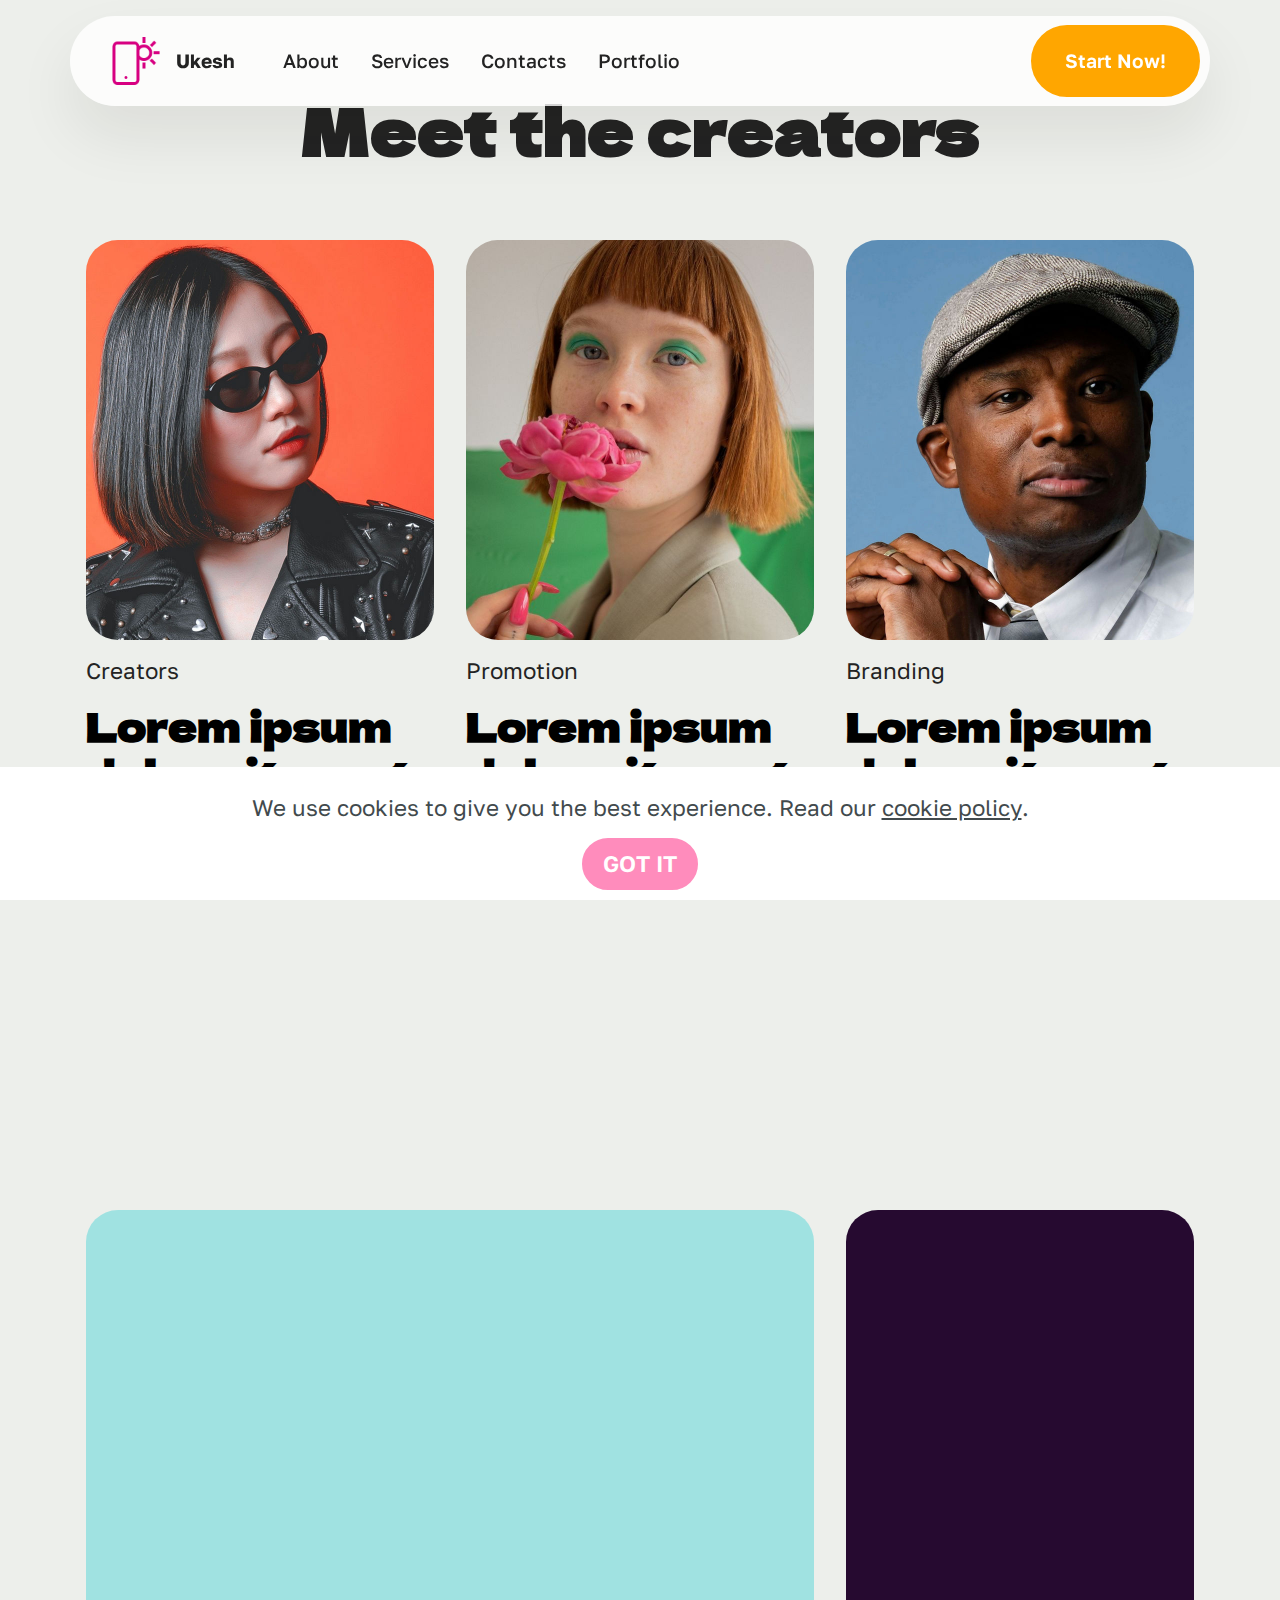
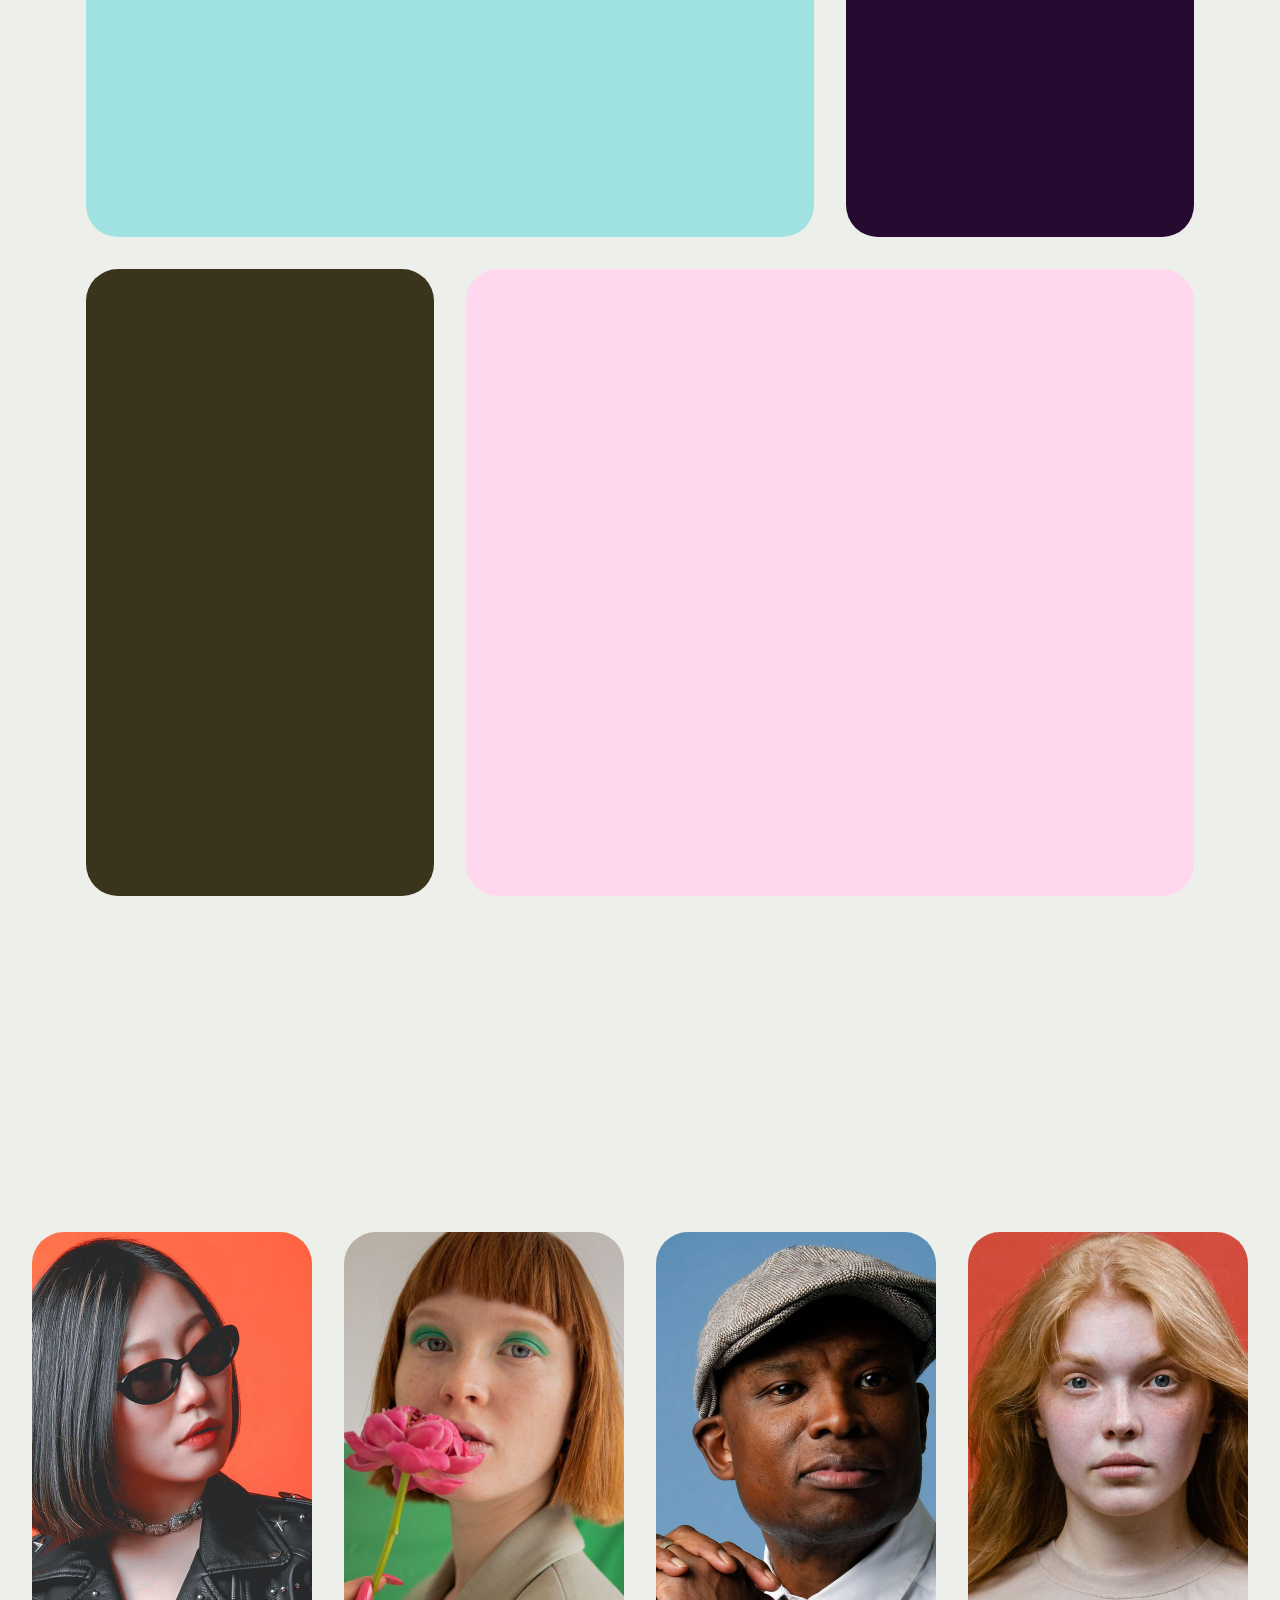
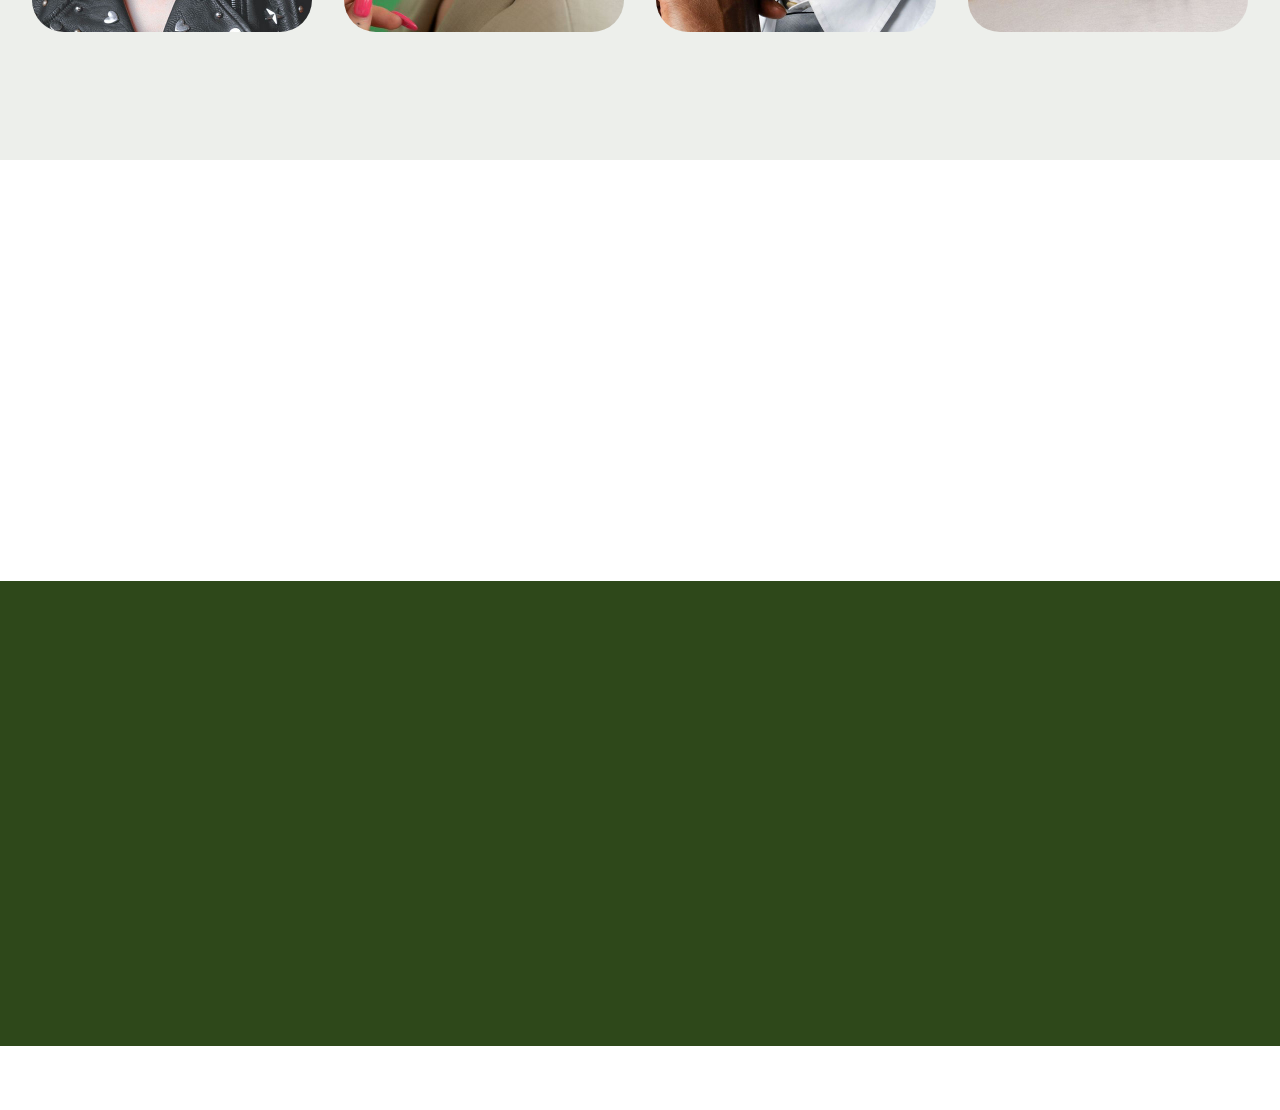
<file: About.html>
<!DOCTYPE html>
<html  >
<head>
  <!-- Site made with Mobirise Website Builder v5.9.6, https://mobirise.com -->
  <meta charset="UTF-8">
  <meta http-equiv="X-UA-Compatible" content="IE=edge">
  <meta name="generator" content="Mobirise v5.9.6, mobirise.com">
  <meta name="viewport" content="width=device-width, initial-scale=1, minimum-scale=1">
  <link rel="shortcut icon" href="assets/images/logo.png" type="image/x-icon">
  <meta name="description" content="">
  
  
  <title>About</title>
  <link rel="stylesheet" href="assets/web/assets/mobirise-icons2/mobirise2.css">
  <link rel="stylesheet" href="assets/bootstrap/css/bootstrap.min.css">
  <link rel="stylesheet" href="assets/bootstrap/css/bootstrap-grid.min.css">
  <link rel="stylesheet" href="assets/bootstrap/css/bootstrap-reboot.min.css">
  <link rel="stylesheet" href="assets/animatecss/animate.css">
  <link rel="stylesheet" href="assets/dropdown/css/style.css">
  <link rel="stylesheet" href="assets/socicon/css/styles.css">
  <link rel="stylesheet" href="assets/theme/css/style.css">
  <link rel="preload" href="https://fonts.googleapis.com/css?family=Dela+Gothic+One:400&display=swap" as="style" onload="this.onload=null;this.rel='stylesheet'">
  <noscript><link rel="stylesheet" href="https://fonts.googleapis.com/css?family=Dela+Gothic+One:400&display=swap"></noscript>
  <link rel="preload" href="https://fonts.googleapis.com/css?family=Golos+Text:400,500,600,700,800,900&display=swap" as="style" onload="this.onload=null;this.rel='stylesheet'">
  <noscript><link rel="stylesheet" href="https://fonts.googleapis.com/css?family=Golos+Text:400,500,600,700,800,900&display=swap"></noscript>
  <link rel="preload" as="style" href="assets/mobirise/css/mbr-additional.css"><link rel="stylesheet" href="assets/mobirise/css/mbr-additional.css" type="text/css">

  
  
  
</head>
<body>
  
  <section data-bs-version="5.1" class="menu menu1 cid-tR4N6vSPnd" once="menu" id="menu01-f">
	

	<nav class="navbar navbar-dropdown navbar-fixed-top navbar-expand-lg">
		<div class="container">
			<div class="navbar-brand">
				<span class="navbar-logo">
					<a href="index.html">
						<img src="assets/images/logo.png" alt="Mobirise Website Builder" style="height: 3rem;">
					</a>
				</span>
				<span class="navbar-caption-wrap"><a class="navbar-caption text-black text-primary display-4" href="index.html">Ukesh</a></span>
			</div>
			<button class="navbar-toggler" type="button" data-toggle="collapse" data-bs-toggle="collapse" data-target="#navbarSupportedContent" data-bs-target="#navbarSupportedContent" aria-controls="navbarNavAltMarkup" aria-expanded="false" aria-label="Toggle navigation">
				<div class="hamburger">
					<span></span>
					<span></span>
					<span></span>
					<span></span>
				</div>
			</button>
			<div class="collapse navbar-collapse" id="navbarSupportedContent">
				<ul class="navbar-nav nav-dropdown" data-app-modern-menu="true"><li class="nav-item">
						<a class="nav-link link text-black text-primary display-4" href="About.html">About</a>
					</li>
					<li class="nav-item">
						<a class="nav-link link text-black text-primary display-4" href="Services.html" aria-expanded="false">Services</a>
					</li>
					<li class="nav-item">
						<a class="nav-link link text-black text-primary display-4" href="Contact.html">Contacts</a>
					</li><li class="nav-item"><a class="nav-link link text-black text-primary display-4" href="portfolio.html">Portfolio</a></li></ul>
				
				<div class="navbar-buttons mbr-section-btn"><a class="btn btn-success display-4" href="https://mobiri.se"> Start Now!</a></div>
			</div>
		</div>
	</nav>
</section>

<section data-bs-version="5.1" class="people03 cid-tR4TzjS3Q0" id="people03-l">
	
	
	<div class="container">
		<div class="row justify-content-center">
			<div class="col-12 content-head">
				<div class="mbr-section-head mb-5">
					<h4 class="mbr-section-title mbr-fonts-style align-center mb-0 display-2">
						<strong>Meet the creators</strong>
					</h4>
					
				</div>
			</div>
		</div>
		<div class="row">
			<div class="item features-image col-12 col-md-6 col-lg-4">
				<div class="item-wrapper">
					<div class="item-img mb-3">
						<img src="assets/images/team1.jpg" alt="Mobirise Website Builder" title="">
					</div>
					<div class="item-content align-left">
						<h5 class="item-title mbr-fonts-style mb-3 display-7">
							Creators
						</h5>
						<h6 class="item-subtitle mbr-fonts-style mb-3 display-5">
							<strong>Lorem ipsum dolor sit amet, adipiscing elit.</strong>
						</h6>
						<p class="mbr-text mbr-fonts-style mt-3 display-7">
							20 may, 20 min
						</p>
					</div>
					
				</div>
			</div>
			<div class="item features-image col-12 col-md-6 col-lg-4">
				<div class="item-wrapper">
					<div class="item-img mb-3">
						<img src="assets/images/team2.jpg" alt="Mobirise Website Builder" title="">
					</div>
					<div class="item-content align-left">
						<h5 class="item-title mbr-fonts-style mb-3 display-7">
							Promotion
						</h5>
						<h6 class="item-subtitle mbr-fonts-style mb-3 display-5">
							<strong>Lorem ipsum dolor sit amet, adipiscing elit.</strong>
						</h6>
						<p class="mbr-text mbr-fonts-style mt-3 display-7">
							22 may, 18 min
						</p>
					</div>
					
				</div>
			</div>
			<div class="item features-image col-12 col-md-6 col-lg-4">
				<div class="item-wrapper">
					<div class="item-img mb-3">
						<img src="assets/images/team3.jpg" alt="Mobirise Website Builder" title="">
					</div>
					<div class="item-content align-left">
						<h5 class="item-title mbr-fonts-style mb-3 display-7">
							Branding
						</h5>
						<h6 class="item-subtitle mbr-fonts-style mb-3 display-5">
							<strong>Lorem ipsum dolor sit amet, adipiscing elit.</strong>
						</h6>
						<p class="mbr-text mbr-fonts-style mt-3 display-7">
							27 may, 25 min<br>
						</p>
					</div>
					
				</div>
			</div>
		</div>
	</div>
</section>

<section data-bs-version="5.1" class="features9 cid-tR4TYo31UP" id="features09-o">
	

	
	
	<div class="container">
		<div class="row justify-content-center">
			<div class="col-12 mb-5 content-head">
				<h3 class="mbr-section-title mbr-fonts-style align-center mb-0 display-2">
					<strong>Features</strong>
				</h3>
				
			</div>
			<div class="col-sm-6 col-md-12 col-lg-8 card">
				<div class="card-wrap card1">
					<div class="image-wrap">
						<img src="assets/images/features9.jpg" alt="Mobirise Website Builder">
						<div class="title-row display-7">
							<h5 class="card-title1 mbr-fonts-style align-left m-0 display-2">
								<strong>CREATION</strong>
							</h5>
						</div>
					</div>
					<div class="content-wrap">
						
						<p class="card-text1 mbr-fonts-style align-left display-7">
							Lorem ipsum dolor sit amet, consectetur adipiscing elit. Donec quis magna ac sem pharetra
							cursus. Integer nec porta mi. Ut aliquet metus id tortor.
						</p>
						
					</div>
				</div>
			</div>

			<div class="col-sm-6 col-md-12 col-lg-4 card">
				<div class="card-wrap card2">
					<div class="content-wrap">
						<h5 class="card-title2 mbr-fonts-style align-left pb-4 display-2">
							<strong>BRANDING</strong>
						</h5>
						
						<p class="card-text2 mbr-fonts-style align-left display-7">
							Lorem ipsum dolor sit amet, consectetur adipiscing elit. Donec quis magna ac sem pharetra
							cursus. Integer nec porta mi. Ut aliquet metus id tortor eleifend, non scelerisque eros
							volutpat. Morbi aliquam diam leo, in cursus augue interdum id. Nam ultrices diam sed pretium
							iaculis.<br>
						</p>
						
					</div>
				</div>
			</div>
			<div class="col-sm-6 col-md-12 col-lg-4 card">
				<div class="card-wrap card3">
					<div class="content-wrap">
						<h5 class="card-title3 mbr-fonts-style align-left pb-4 display-2">
							<strong>DESIGN</strong>
						</h5>
						
						<p class="card-text3 mbr-fonts-style align-left display-7">
							Lorem ipsum dolor sit amet, consectetur adipiscing elit. Donec quis magna ac sem pharetra
							cursus. Integer nec porta mi. Ut aliquet metus id tortor eleifend, non scelerisque eros
							volutpat. Morbi aliquam diam leo, in cursus augue interdum id. Nam ultrices diam sed pretium
							iaculis.
						</p>
						
					</div>
				</div>
			</div>

			<div class="col-sm-6 col-md-12 col-lg-8 card">
				<div class="card-wrap card4">
					<div class="image-wrap">
						<img src="assets/images/features11.jpg" alt="Mobirise Website Builder">
						<div class="title-row display-7">
							<h5 class="card-title4 mbr-fonts-style align-left m-0 display-2">
								<strong>PROMOTION</strong>
							</h5>
						</div>
					</div>
					<div class="content-wrap">
						
						<p class="card-text4 mbr-fonts-style align-left display-7">
							Lorem ipsum dolor sit amet, consectetur adipiscing elit. Donec quis magna ac sem pharetra
							cursus. Integer nec porta mi. Ut aliquet metus id tortor.
						</p>
						
					</div>
				</div>
			</div>
		</div>
	</div>
</section>

<section data-bs-version="5.1" class="clients2 cid-tR4TBQsONt" id="clients02-m">
  

  
  
  <div class="container-fluid">
    <div class="row justify-content-center mb-5">
      <div class="col-12 content-head">
        <h3 class="mbr-section-title mbr-fonts-style align-center mb-0 display-2">
          <strong>Magic makers</strong>
        </h3>
        
      </div>
    </div>
    <div class="row justify-content-center">
      <div class="col-sm-6 card col-lg-3">
        <div class="card-wrap card1">
          <div class="content-wrap">
            <div class="mbr-section-btn card-btn align-center">
              <a class="btn btn-white display-7" href="https://mobiri.se"><span class="socicon socicon-instagram mbr-iconfont mbr-iconfont-btn"></span>/profilelink</a>
            </div>
          </div>
        </div>
      </div>

      <div class="col-sm-6 card col-lg-3">
        <div class="card-wrap card2">
          <div class="content-wrap">
            <div class="mbr-section-btn card-btn align-center">
              <a class="btn btn-white display-7" href="https://mobiri.se"><span class="socicon socicon-instagram mbr-iconfont mbr-iconfont-btn"></span>/profilelink</a>
            </div>
          </div>
        </div>
      </div>

      <div class="col-sm-6 card col-lg-3">
        <div class="card-wrap card3">
          <div class="content-wrap">
            <div class="mbr-section-btn card-btn align-center">
              <a class="btn btn-white display-7" href="https://mobiri.se"><span class="socicon socicon-instagram mbr-iconfont mbr-iconfont-btn"></span>/profilelink</a>
            </div>
          </div>
        </div>
      </div>

      <div class="col-sm-6 card col-lg-3">
        <div class="card-wrap card4">
          <div class="content-wrap">
            <div class="mbr-section-btn card-btn align-center">
              <a class="btn btn-white display-7" href="https://mobiri.se"><span class="socicon socicon-instagram mbr-iconfont mbr-iconfont-btn"></span>/profilelink</a>
            </div>
          </div>
        </div>
      </div>
    </div>
  </div>
</section>

<section data-bs-version="5.1" class="social03 cid-tR4TcGpB6d" id="social03-j">
    
    
    
    <div class="container">
        <div class="media-container-row">
            <div class="col-12">
                <h3 class="mbr-section-title mb-4 align-center mbr-fonts-style display-2">
                    <strong>Share this page</strong>
                </h3>
                <p class="mbr-section-text mb-5 align-center mbr-fonts-style display-7">
                    Some options of sharing are available only if your page is online.
                </p>
                <div>
                    <div class="mbr-social-likes align-center">
                        <span class="btn btn-social socicon-bg-facebook facebook m-2">
                            <i class="socicon socicon-facebook"></i>
                        </span>
                        <span class="btn btn-social twitter socicon-bg-twitter m-2">
                            <i class="socicon socicon-twitter"></i>
                        </span>
                        <span class="btn btn-social pinterest socicon-bg-pinterest m-2">
                            <i class="socicon socicon-pinterest"></i>
                        </span>
                    </div>
                </div>
            </div>
        </div>
    </div>
</section>

<section data-bs-version="5.1" class="footer3 programm5 cid-tR4OulORRJ" once="footers" id="footer03-g">

        

    

    <div class="container">
        <div class="row">

            <div class="row-links mb-4">
                <ul class="header-menu">
                  
                  
                  
                  
                <li class="header-menu-item mbr-fonts-style display-5">
                    <a href="#" class="text-primary">Shop</a>
                  </li><li class="header-menu-item mbr-fonts-style display-5">
                    <a href="#" class="text-primary">Collections</a>
                  </li><li class="header-menu-item mbr-fonts-style display-5">
                    <a href="#" class="text-primary">About</a>
                  </li><li class="header-menu-item mbr-fonts-style display-5">
                    <a href="#" class="text-primary">Press</a>
                  </li></ul>
              </div>

            <div class="col-12">
                <div class="social-row">
                    <div class="soc-item">
                        <a href="https://mobiri.se/" target="_blank">
                            <span class="mbr-iconfont socicon socicon-facebook display-7"></span>
                        </a>
                    </div>
                    <div class="soc-item">
                        <a href="https://mobiri.se/" target="_blank">
                            <span class="mbr-iconfont socicon-twitter socicon"></span>
                        </a>
                    </div>
                    <div class="soc-item">
                        <a href="https://mobiri.se/" target="_blank">
                            <span class="mbr-iconfont socicon-instagram socicon"></span>
                        </a>
                    </div>
                    <div class="soc-item">
                        <a href="https://mobiri.se/" target="_blank">
                            <span class="mbr-iconfont socicon socicon-linkedin"></span>
                        </a>
                    </div>
                    <div class="soc-item">
                        <a href="https://mobiri.se/" target="_blank">
                            <span class="mbr-iconfont socicon socicon-twitch"></span>
                        </a>
                    </div>
                </div>
            </div>
            <div class="col-12 mt-5">
                <p class="mbr-fonts-style copyright display-7">
                    © Copyright 2030&nbsp; - All Rights Reserved
                </p>
            </div>
        </div>
    </div>
</section><section class="display-7" style="padding: 0;align-items: center;justify-content: center;flex-wrap: wrap;    align-content: center;display: flex;position: relative;height: 4rem;"><a href="https://mobiri.se/3087903" style="flex: 1 1;height: 4rem;position: absolute;width: 100%;z-index: 1;"><img alt="" style="height: 4rem;" src="[data-uri]"></a><p style="margin: 0;text-align: center;" class="display-7">&#8204;</p><a style="z-index:1" href="https://mobirise.com/builder/html-code-generator.html">HTML Code Creator</a></section><script src="assets/bootstrap/js/bootstrap.bundle.min.js"></script>  <script src="assets/web/assets/cookies-alert-plugin/cookies-alert-core.js"></script>  <script src="assets/web/assets/cookies-alert-plugin/cookies-alert-script.js"></script>  <script src="assets/smoothscroll/smooth-scroll.js"></script>  <script src="assets/ytplayer/index.js"></script>  <script src="assets/dropdown/js/navbar-dropdown.js"></script>  <script src="assets/sociallikes/social-likes.js"></script>  <script src="assets/theme/js/script.js"></script>  
  
  
<input name="cookieData" type="hidden" data-cookie-cookiesAlertType='false' data-cookie-customDialogSelector='null' data-cookie-colorText='#424a4d' data-cookie-colorBg='rgb(255, 255, 255)' data-cookie-opacityOverlay='0' data-cookie-bgOpacity='100' data-cookie-textButton='GOT IT' data-cookie-rejectText='REJECT' data-cookie-colorButton='' data-cookie-rejectColor='' data-cookie-colorLink='#424a4d' data-cookie-underlineLink='true' data-cookie-text="We use cookies to give you the best experience. Read our <a href='privacy.html'>cookie policy</a>.">
    <input name="animation" type="hidden">
  </body>
</html>
</file>
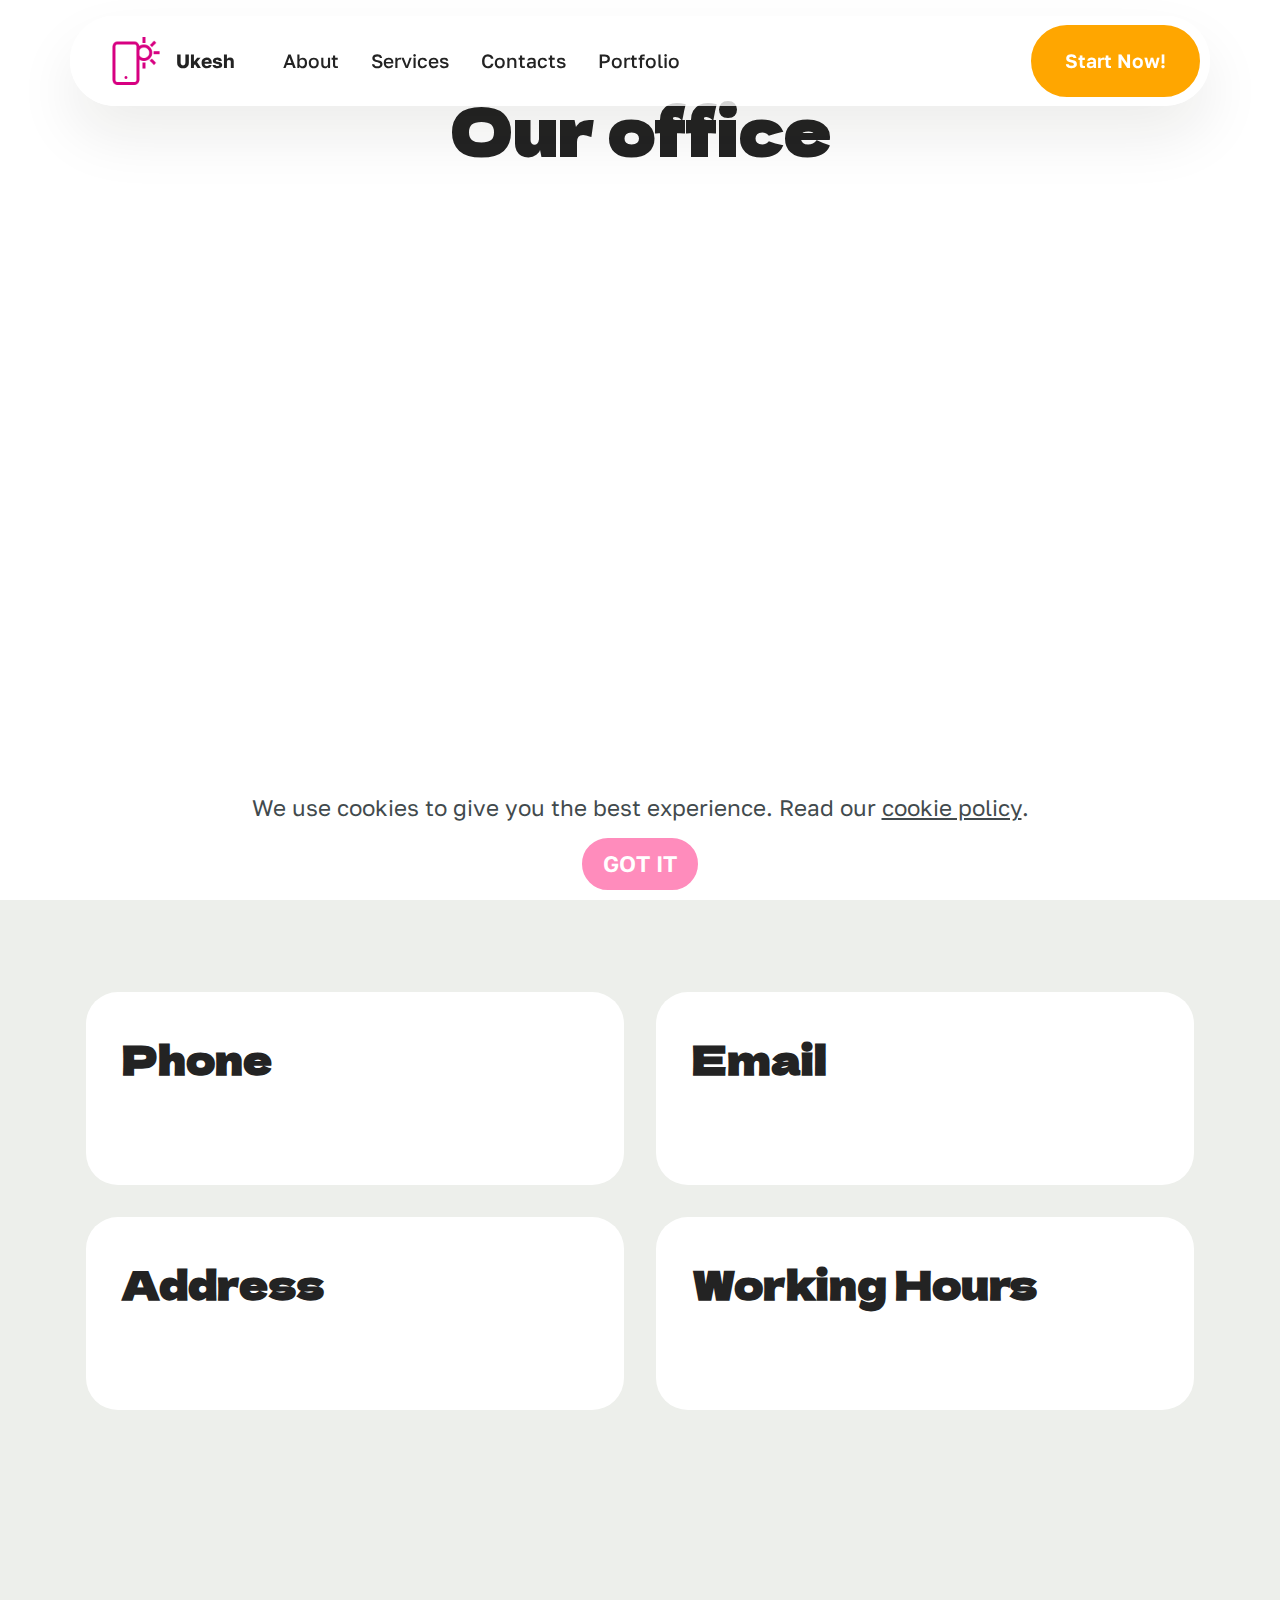
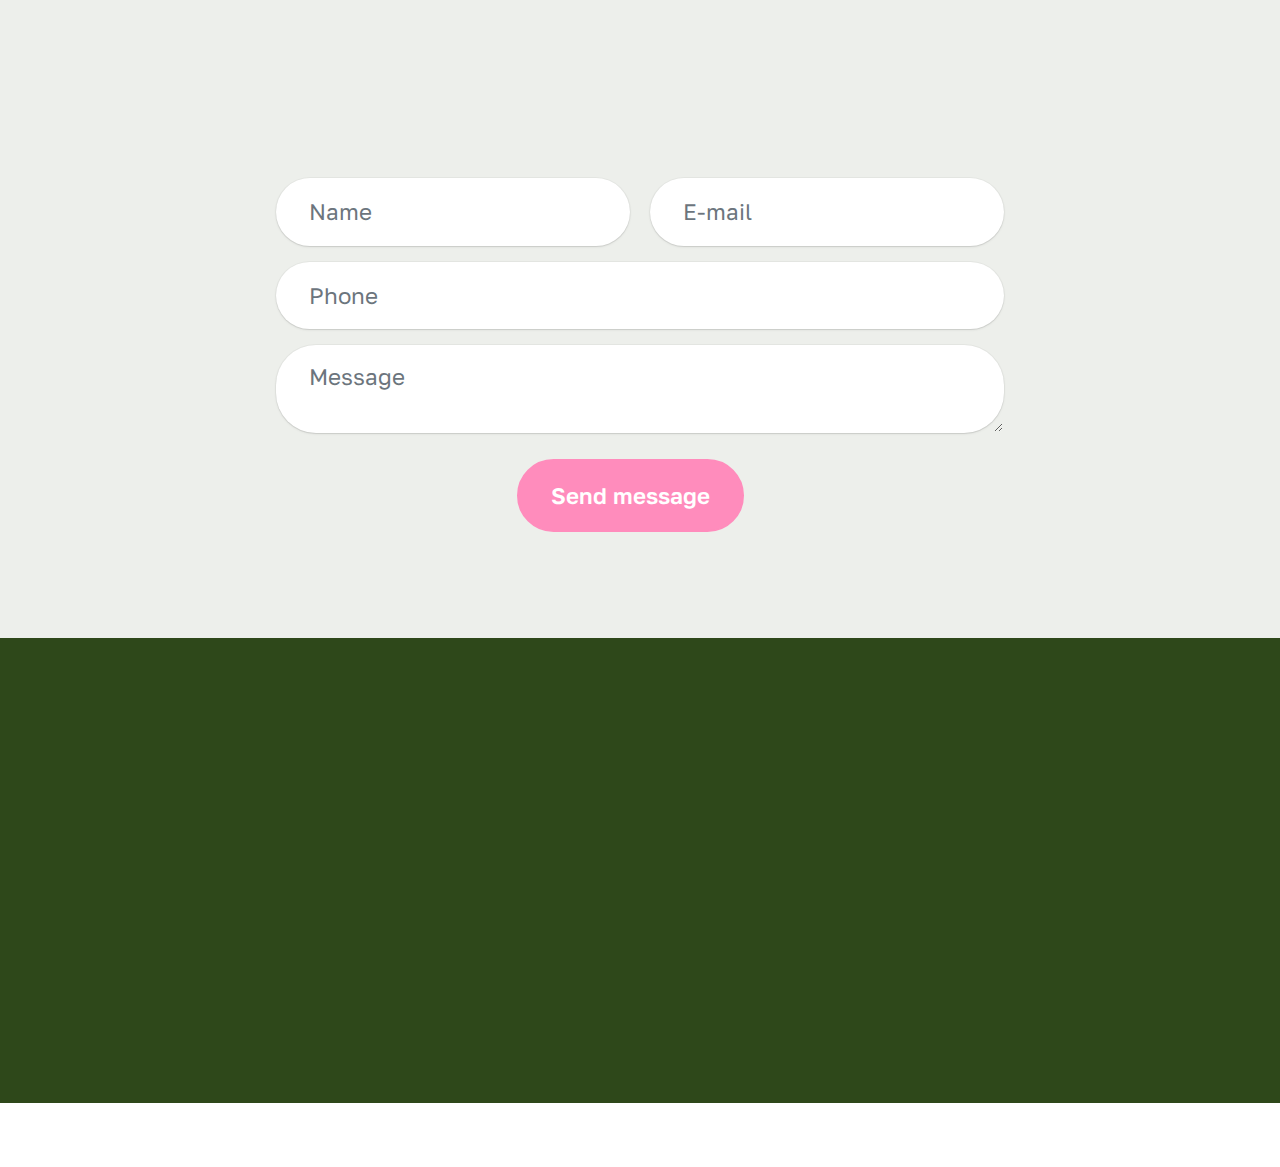
<file: Contact.html>
<!DOCTYPE html>
<html  >
<head>
  <!-- Site made with Mobirise Website Builder v5.9.6, https://mobirise.com -->
  <meta charset="UTF-8">
  <meta http-equiv="X-UA-Compatible" content="IE=edge">
  <meta name="generator" content="Mobirise v5.9.6, mobirise.com">
  <meta name="viewport" content="width=device-width, initial-scale=1, minimum-scale=1">
  <link rel="shortcut icon" href="assets/images/logo.png" type="image/x-icon">
  <meta name="description" content="">
  
  
  <title>Contact</title>
  <link rel="stylesheet" href="assets/web/assets/mobirise-icons2/mobirise2.css">
  <link rel="stylesheet" href="assets/bootstrap/css/bootstrap.min.css">
  <link rel="stylesheet" href="assets/bootstrap/css/bootstrap-grid.min.css">
  <link rel="stylesheet" href="assets/bootstrap/css/bootstrap-reboot.min.css">
  <link rel="stylesheet" href="assets/animatecss/animate.css">
  <link rel="stylesheet" href="assets/dropdown/css/style.css">
  <link rel="stylesheet" href="assets/socicon/css/styles.css">
  <link rel="stylesheet" href="assets/theme/css/style.css">
  <link rel="preload" href="https://fonts.googleapis.com/css?family=Dela+Gothic+One:400&display=swap" as="style" onload="this.onload=null;this.rel='stylesheet'">
  <noscript><link rel="stylesheet" href="https://fonts.googleapis.com/css?family=Dela+Gothic+One:400&display=swap"></noscript>
  <link rel="preload" href="https://fonts.googleapis.com/css?family=Golos+Text:400,500,600,700,800,900&display=swap" as="style" onload="this.onload=null;this.rel='stylesheet'">
  <noscript><link rel="stylesheet" href="https://fonts.googleapis.com/css?family=Golos+Text:400,500,600,700,800,900&display=swap"></noscript>
  <link rel="preload" as="style" href="assets/mobirise/css/mbr-additional.css"><link rel="stylesheet" href="assets/mobirise/css/mbr-additional.css" type="text/css">

  
  
  
</head>
<body>
  
  <section data-bs-version="5.1" class="menu menu1 cid-tR4N6vSPnd" once="menu" id="menu01-p">
	

	<nav class="navbar navbar-dropdown navbar-fixed-top navbar-expand-lg">
		<div class="container">
			<div class="navbar-brand">
				<span class="navbar-logo">
					<a href="index.html">
						<img src="assets/images/logo.png" alt="Mobirise Website Builder" style="height: 3rem;">
					</a>
				</span>
				<span class="navbar-caption-wrap"><a class="navbar-caption text-black text-primary display-4" href="index.html">Ukesh</a></span>
			</div>
			<button class="navbar-toggler" type="button" data-toggle="collapse" data-bs-toggle="collapse" data-target="#navbarSupportedContent" data-bs-target="#navbarSupportedContent" aria-controls="navbarNavAltMarkup" aria-expanded="false" aria-label="Toggle navigation">
				<div class="hamburger">
					<span></span>
					<span></span>
					<span></span>
					<span></span>
				</div>
			</button>
			<div class="collapse navbar-collapse" id="navbarSupportedContent">
				<ul class="navbar-nav nav-dropdown" data-app-modern-menu="true"><li class="nav-item">
						<a class="nav-link link text-black text-primary display-4" href="About.html">About</a>
					</li>
					<li class="nav-item">
						<a class="nav-link link text-black text-primary display-4" href="Services.html" aria-expanded="false">Services</a>
					</li>
					<li class="nav-item">
						<a class="nav-link link text-black text-primary display-4" href="Contact.html">Contacts</a>
					</li><li class="nav-item"><a class="nav-link link text-black text-primary display-4" href="portfolio.html">Portfolio</a></li></ul>
				
				<div class="navbar-buttons mbr-section-btn"><a class="btn btn-success display-4" href="https://mobiri.se"> Start Now!</a></div>
			</div>
		</div>
	</nav>
</section>

<section data-bs-version="5.1" class="map1 cid-tR4UwSdb8A" id="map01-r">
	
	
	
	<div class="container">
		<div class="row justify-content-center">
			<div class="col-12 content-head">
				<div class="mbr-section-head mb-5">
					<h3 class="mbr-section-title mbr-fonts-style align-center mb-0 display-2">
						<strong>Our office</strong>
					</h3>
					
				</div>
			</div>
		</div>
		<div class="google-map"><iframe frameborder="0" style="border:0" src="https://www.google.com/maps/embed?pb=!1m14!1m8!1m3!1d6045.3003145248895!2d-73.9884657!3d40.7477229!3m2!1i1024!2i768!4f13.1!3m3!1m2!1s0x89c259a9ac1f1b85%3A0x7e33d1c0e7af3be4!2zMzUwIDV0aCBBdmUsIE5ldyBZb3JrLCBOWSAxMDExOCwg0KHQqNCQ!5e0!3m2!1sru!2sru!4v1689597362021!5m2!1sen!2sen" allowfullscreen=""></iframe></div>
	</div>
</section>

<section data-bs-version="5.1" class="contacts01 cid-tR4UyhHZx0" id="contacts01-s">
    

    
    
    <div class="container">
        <div class="row justify-content-center">
            <div class="col-12 content-head">
                <div class="mbr-section-head mb-5">
                    <h3 class="mbr-section-title mbr-fonts-style align-center mb-0 display-2">
                        <strong>Contacts</strong>
                    </h3>
                    
                </div>
            </div>
        </div>
        <div class="row">
            <div class="item features-without-image col-12 col-md-6 active">
                <div class="item-wrapper">
                    <div class="text-wrapper">
                        <h6 class="card-title mbr-fonts-style mb-3 display-5">
                            <strong>Phone</strong>
                        </h6>
                        <p class="mbr-text mbr-fonts-style display-7">
                            <a href="tel:+12345678910" class="text-primary">0 800 123 45 67</a>
                        </p>
                    </div>
                </div>
            </div>
            <div class="item features-without-image col-12 col-md-6">
                <div class="item-wrapper">
                    <div class="text-wrapper">
                        <h6 class="card-title mbr-fonts-style mb-3 display-5">
                            <strong>Email</strong>
                        </h6>
                        <p class="mbr-text mbr-fonts-style display-7">
                            <a href="mailto:info@site.com" class="text-primary">info@site.com</a>
                        </p>
                    </div>
                </div>
            </div>
            <div class="item features-without-image col-12 col-md-6">
                <div class="item-wrapper">
                    <div class="text-wrapper">
                        <h6 class="card-title mbr-fonts-style mb-3 display-5">
                            <strong>Address</strong>
                        </h6>
                        <p class="mbr-text mbr-fonts-style display-7">
                            4100 Ross Street, Okawville, IL
                        </p>
                    </div>
                </div>
            </div>
            <div class="item features-without-image col-12 col-md-6">
                <div class="item-wrapper">
                    <div class="text-wrapper">
                        <h6 class="card-title mbr-fonts-style mb-3 display-5">
                            <strong>Working Hours</strong>
                        </h6>
                        <p class="mbr-text mbr-fonts-style display-7">
                            9:00 - 18:00
                        </p>
                    </div>
                </div>
            </div>
        </div>
    </div>
</section>

<section data-bs-version="5.1" class="form5 cid-tR4UGHMw9p" id="form02-t">
    
    
    <div class="container">
        <div class="row justify-content-center">
            <div class="col-12 content-head">
                <div class="mbr-section-head mb-5">
                    <h3 class="mbr-section-title mbr-fonts-style align-center mb-0 display-2">
                        <strong>Contacts</strong>
                    </h3>
                    
                </div>
            </div>
        </div>
        <div class="row justify-content-center mt-4">
            <div class="col-lg-8 mx-auto mbr-form" data-form-type="formoid">
                <form action="https://mobirise.eu/" method="POST" class="mbr-form form-with-styler" data-form-title="Form Name"><input type="hidden" name="email" data-form-email="true" value="5PXELporQvViifHZ7a5Xdvlm90lbbv1zxltZOAtoTxOLDRdEM+rcn3osWK9NPyr6bIhziGnA2Vi/B7n5dSYyIsids+0QUJnEEP8UxWbJ9sqPKSF2CIkaw7bulmrG4cHS">
                    <div class="row">
                        <div hidden="hidden" data-form-alert="" class="alert alert-success col-12">Thanks for filling out the form!</div>
                        <div hidden="hidden" data-form-alert-danger="" class="alert alert-danger col-12">
                            Oops...! some problem!
                        </div>
                    </div>
                    <div class="dragArea row">
                        <div class="col-md col-sm-12 form-group mb-3" data-for="name">
                            <input type="text" name="name" placeholder="Name" data-form-field="name" class="form-control" value="" id="name-form02-t">
                        </div>
                        <div class="col-md col-sm-12 form-group mb-3" data-for="email">
                            <input type="email" name="email" placeholder="E-mail" data-form-field="email" class="form-control" value="" id="email-form02-t">
                        </div>
                        <div class="col-12 form-group mb-3" data-for="phone">
                            <input type="tel" name="phone" placeholder="Phone" data-form-field="phone" class="form-control" value="" id="phone-form02-t">
                        </div>
                        <div class="col-12 form-group mb-3" data-for="textarea">
                            <textarea name="textarea" placeholder="Message" data-form-field="textarea" class="form-control" id="textarea-form02-t"></textarea>
                        </div>
                        <div class="col-lg-12 col-md-12 col-sm-12 align-center mbr-section-btn">
                            <button type="submit" class="btn btn-primary display-7">Send message</button>
                        </div>
                    </div>
                </form>
            </div>
        </div>
    </div>
</section>

<section data-bs-version="5.1" class="footer3 programm5 cid-tR4OulORRJ" once="footers" id="footer03-q">

        

    

    <div class="container">
        <div class="row">

            <div class="row-links mb-4">
                <ul class="header-menu">
                  
                  
                  
                  
                <li class="header-menu-item mbr-fonts-style display-5">
                    <a href="#" class="text-primary">Shop</a>
                  </li><li class="header-menu-item mbr-fonts-style display-5">
                    <a href="#" class="text-primary">Collections</a>
                  </li><li class="header-menu-item mbr-fonts-style display-5">
                    <a href="#" class="text-primary">About</a>
                  </li><li class="header-menu-item mbr-fonts-style display-5">
                    <a href="#" class="text-primary">Press</a>
                  </li></ul>
              </div>

            <div class="col-12">
                <div class="social-row">
                    <div class="soc-item">
                        <a href="https://mobiri.se/" target="_blank">
                            <span class="mbr-iconfont socicon socicon-facebook display-7"></span>
                        </a>
                    </div>
                    <div class="soc-item">
                        <a href="https://mobiri.se/" target="_blank">
                            <span class="mbr-iconfont socicon-twitter socicon"></span>
                        </a>
                    </div>
                    <div class="soc-item">
                        <a href="https://mobiri.se/" target="_blank">
                            <span class="mbr-iconfont socicon-instagram socicon"></span>
                        </a>
                    </div>
                    <div class="soc-item">
                        <a href="https://mobiri.se/" target="_blank">
                            <span class="mbr-iconfont socicon socicon-linkedin"></span>
                        </a>
                    </div>
                    <div class="soc-item">
                        <a href="https://mobiri.se/" target="_blank">
                            <span class="mbr-iconfont socicon socicon-twitch"></span>
                        </a>
                    </div>
                </div>
            </div>
            <div class="col-12 mt-5">
                <p class="mbr-fonts-style copyright display-7">
                    © Copyright 2030&nbsp; - All Rights Reserved
                </p>
            </div>
        </div>
    </div>
</section><section class="display-7" style="padding: 0;align-items: center;justify-content: center;flex-wrap: wrap;    align-content: center;display: flex;position: relative;height: 4rem;"><a href="https://mobiri.se/3087903" style="flex: 1 1;height: 4rem;position: absolute;width: 100%;z-index: 1;"><img alt="" style="height: 4rem;" src="[data-uri]"></a><p style="margin: 0;text-align: center;" class="display-7">&#8204;</p><a style="z-index:1" href="https://mobirise.com/builder/easiest-website-builder.html">Easiest Website Builder</a></section><script src="assets/bootstrap/js/bootstrap.bundle.min.js"></script>  <script src="assets/web/assets/cookies-alert-plugin/cookies-alert-core.js"></script>  <script src="assets/web/assets/cookies-alert-plugin/cookies-alert-script.js"></script>  <script src="assets/smoothscroll/smooth-scroll.js"></script>  <script src="assets/ytplayer/index.js"></script>  <script src="assets/dropdown/js/navbar-dropdown.js"></script>  <script src="assets/theme/js/script.js"></script>  <script src="assets/formoid/formoid.min.js"></script>  
  
  
<input name="cookieData" type="hidden" data-cookie-cookiesAlertType='false' data-cookie-customDialogSelector='null' data-cookie-colorText='#424a4d' data-cookie-colorBg='rgb(255, 255, 255)' data-cookie-opacityOverlay='0' data-cookie-bgOpacity='100' data-cookie-textButton='GOT IT' data-cookie-rejectText='REJECT' data-cookie-colorButton='' data-cookie-rejectColor='' data-cookie-colorLink='#424a4d' data-cookie-underlineLink='true' data-cookie-text="We use cookies to give you the best experience. Read our <a href='privacy.html'>cookie policy</a>.">
    <input name="animation" type="hidden">
  </body>
</html>
</file>
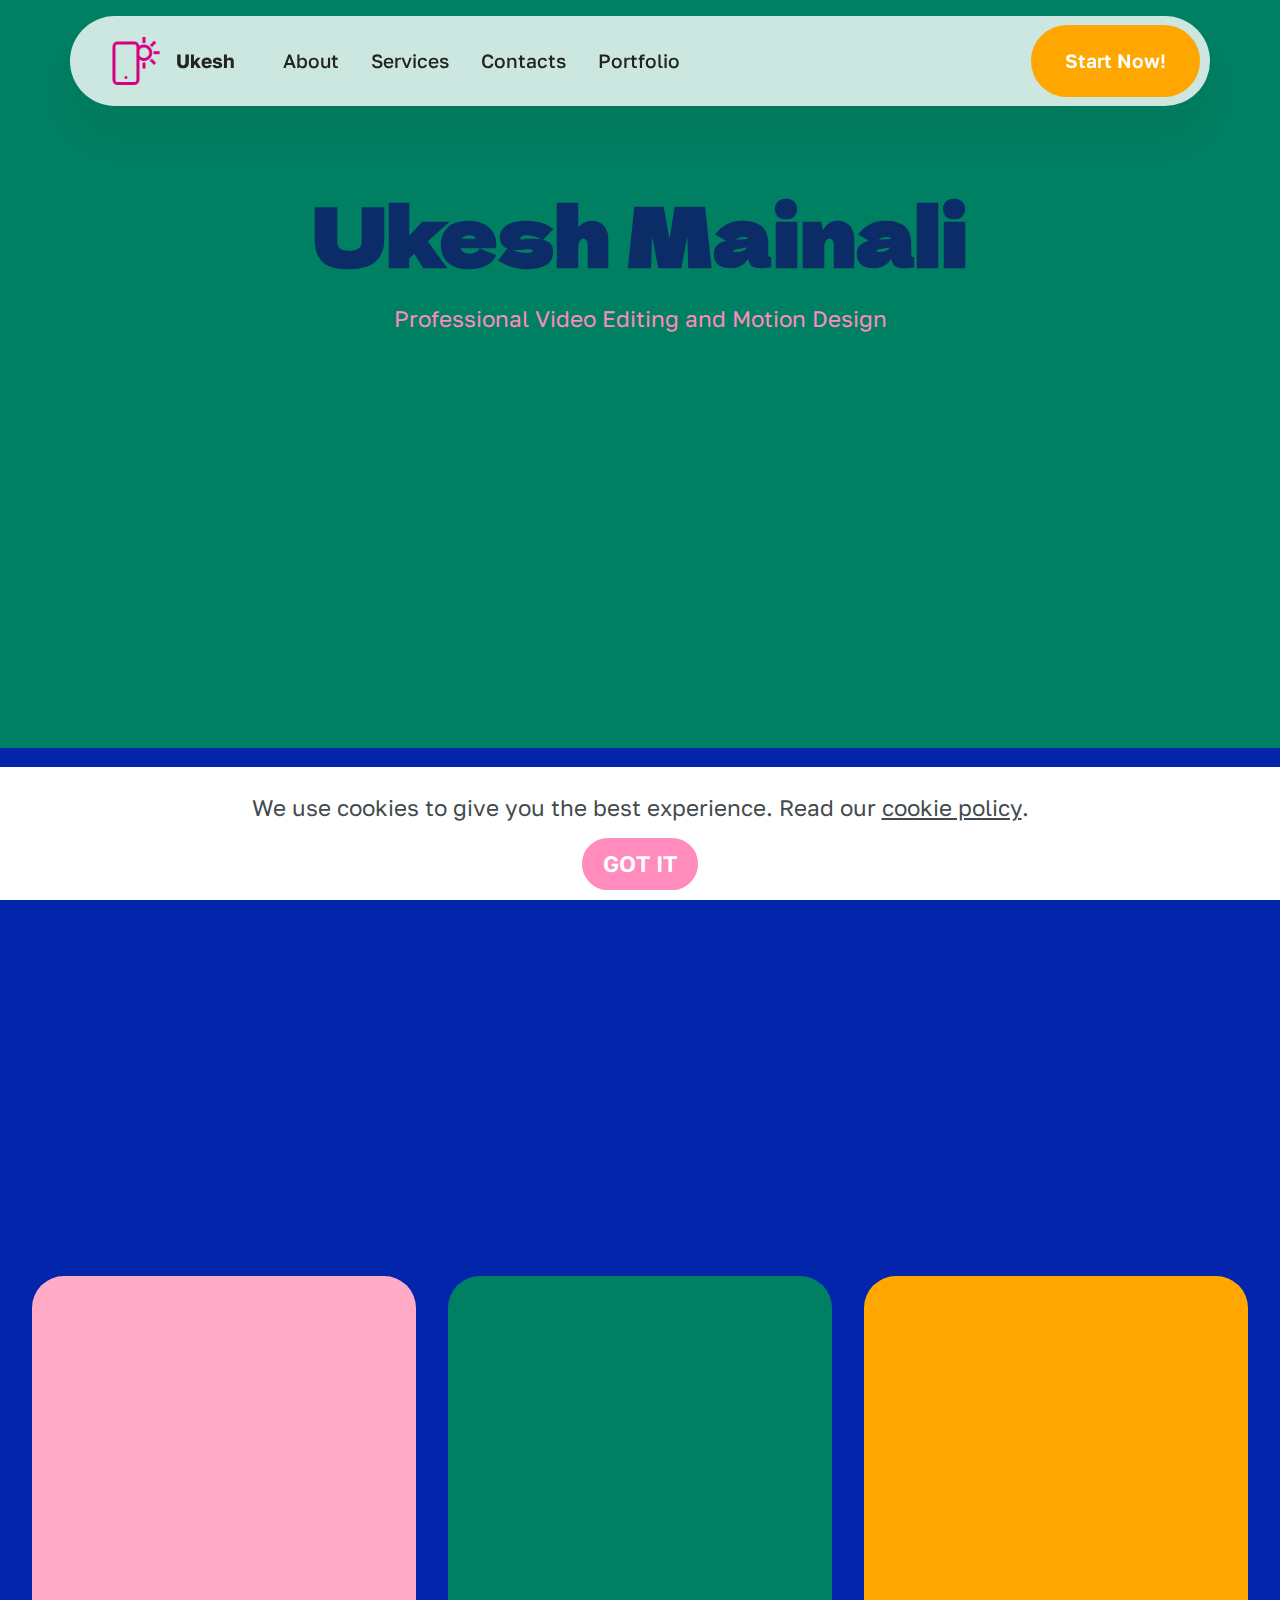
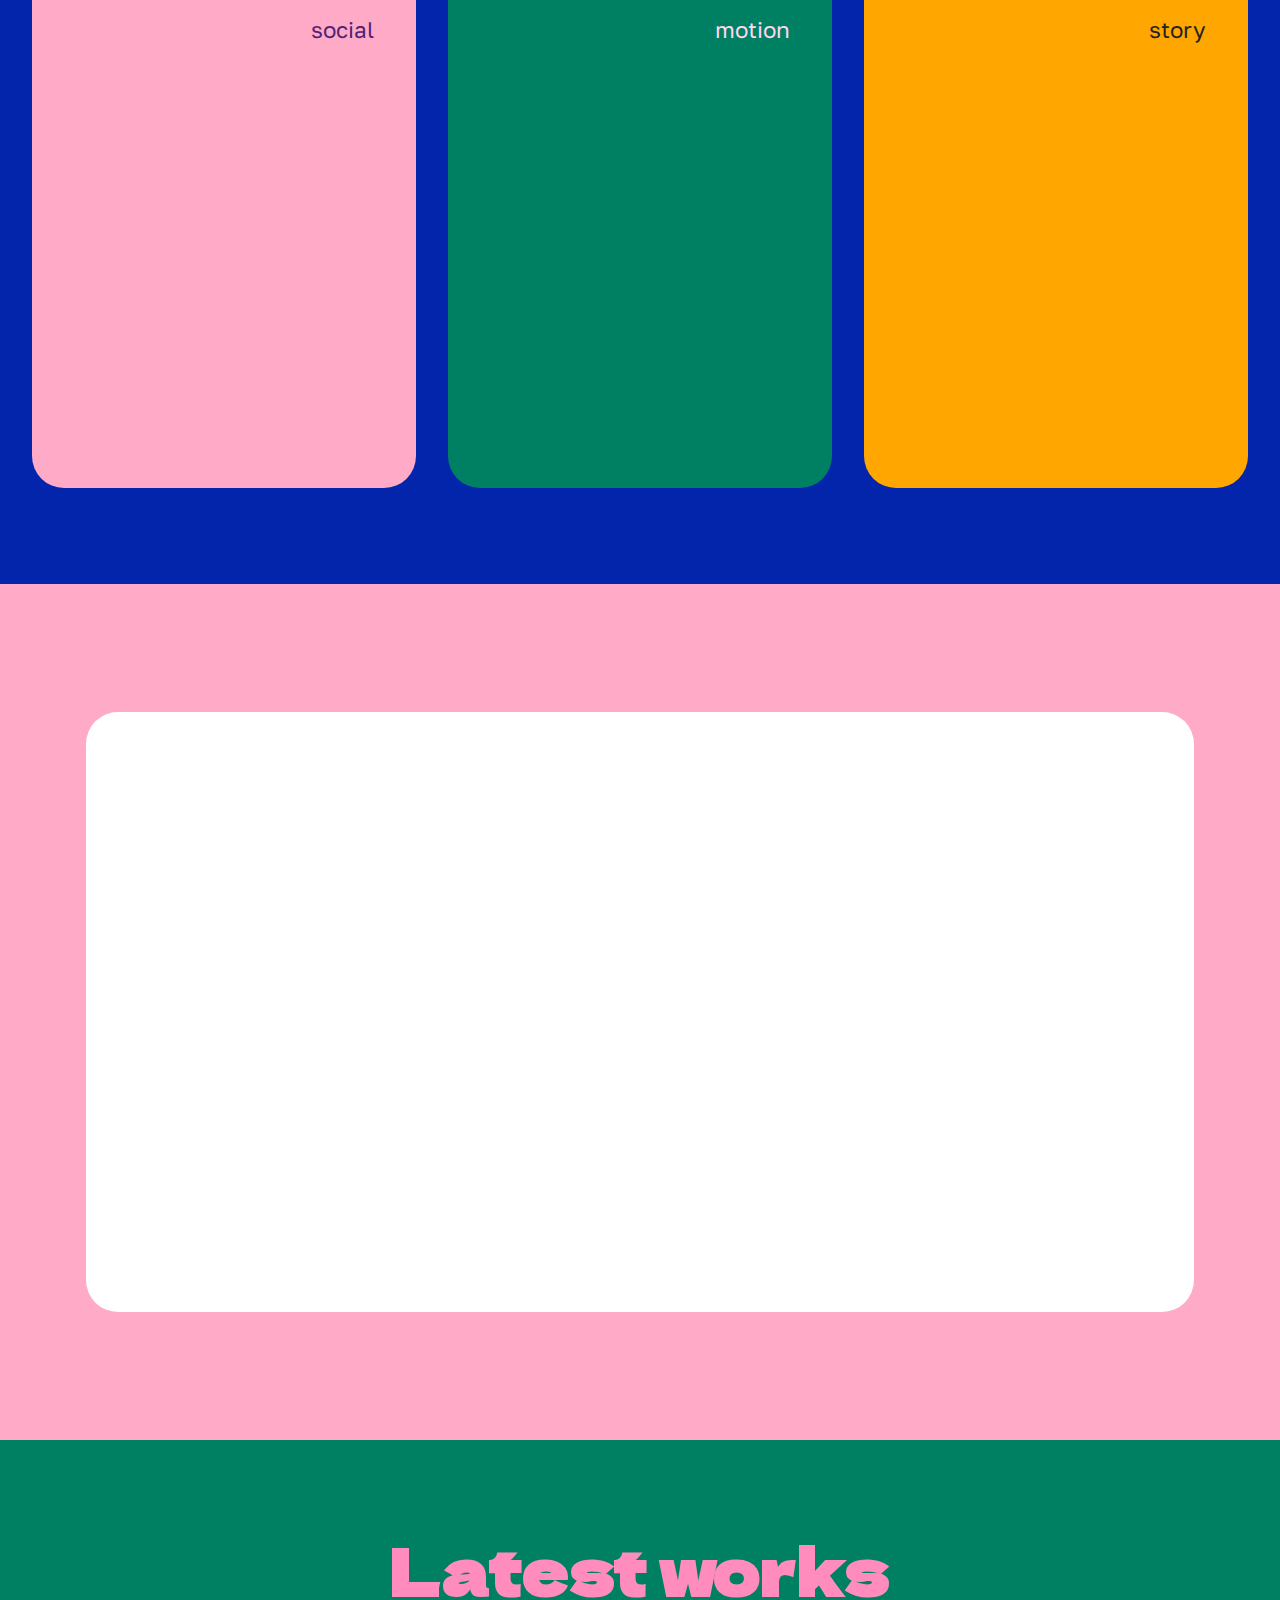
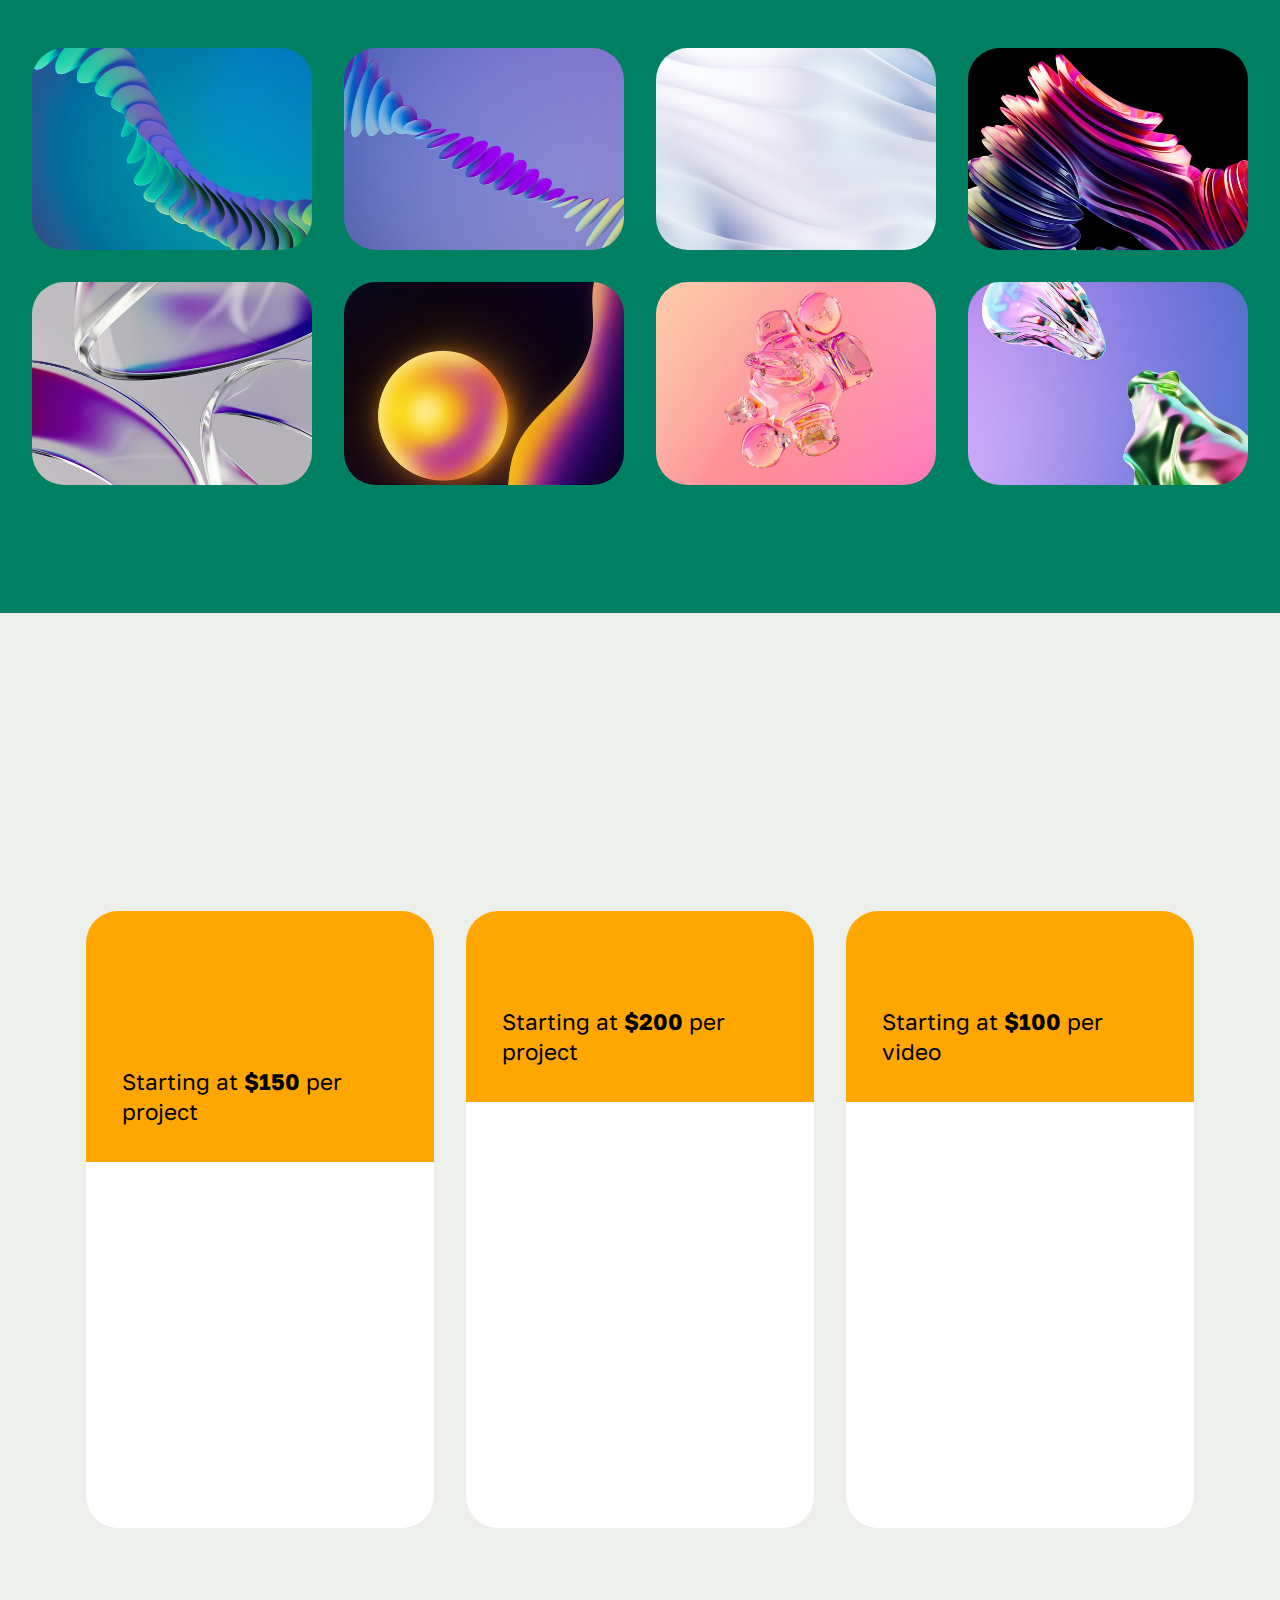
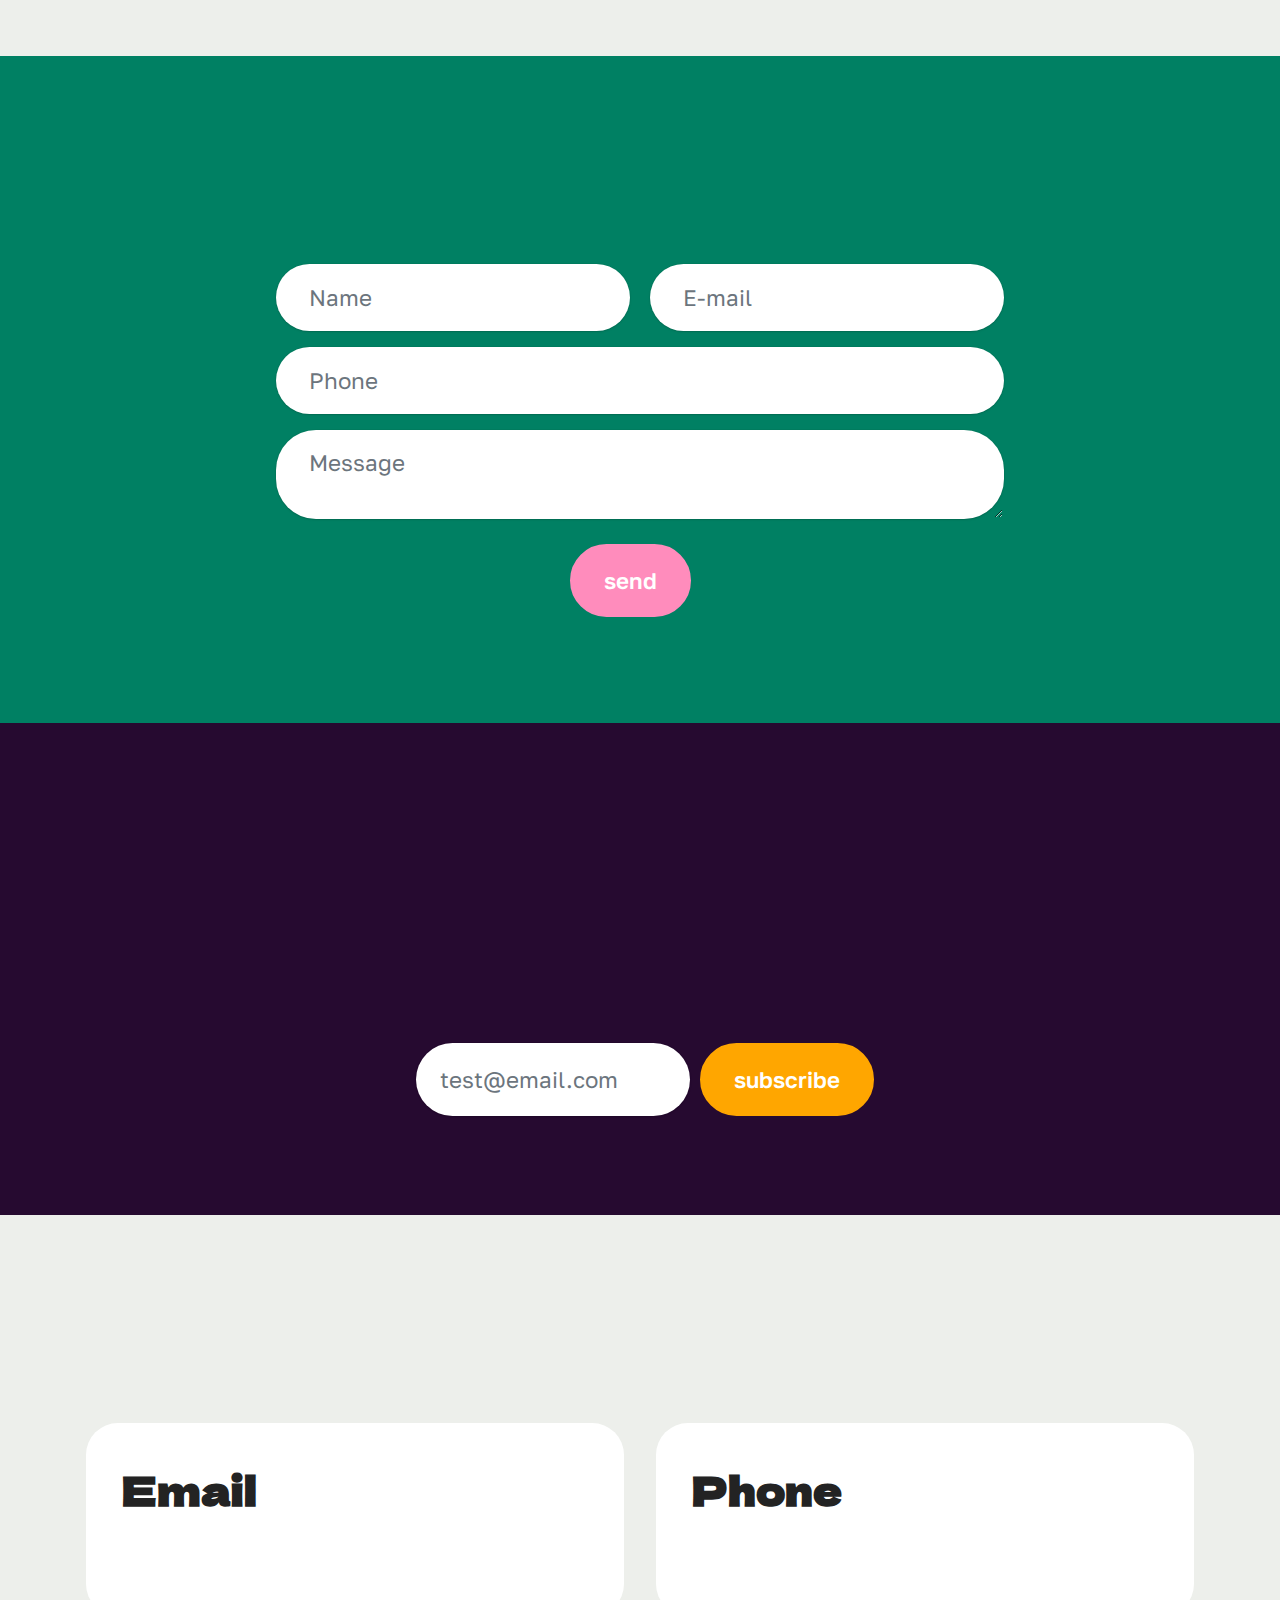
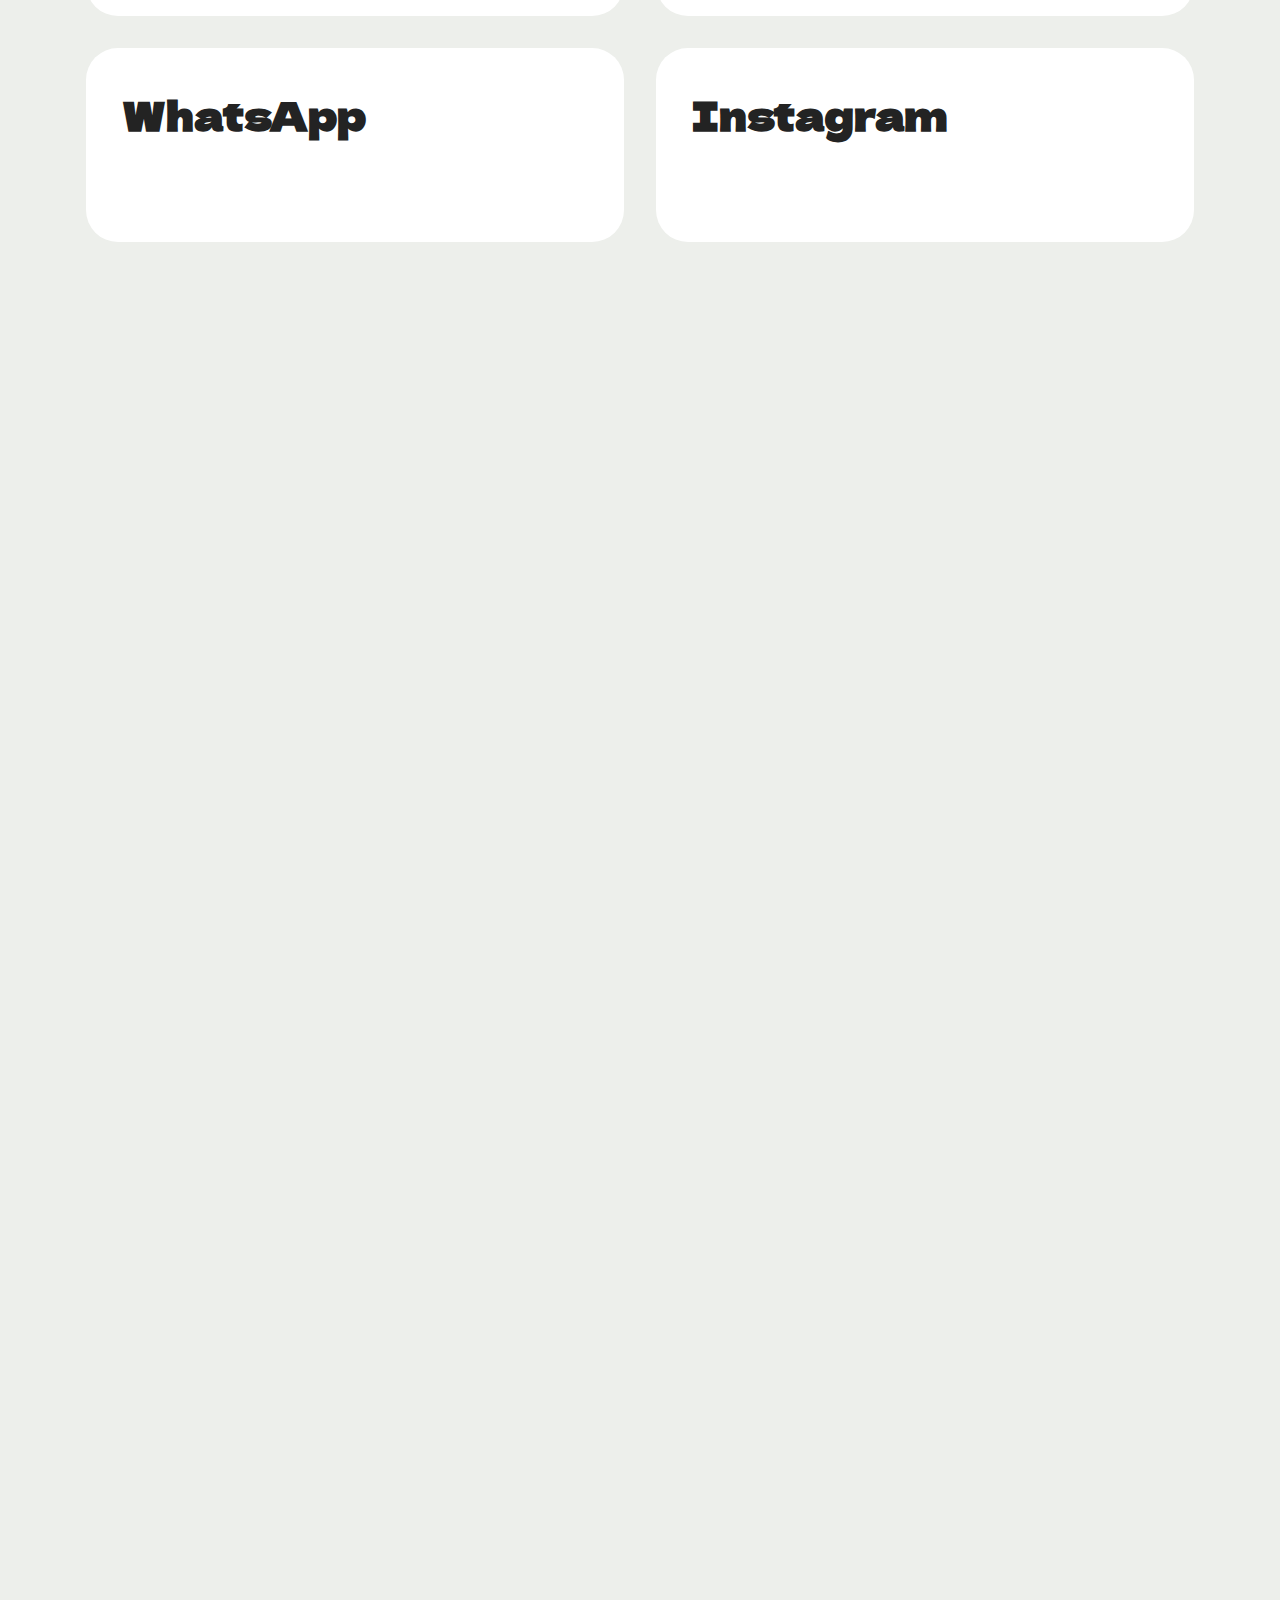
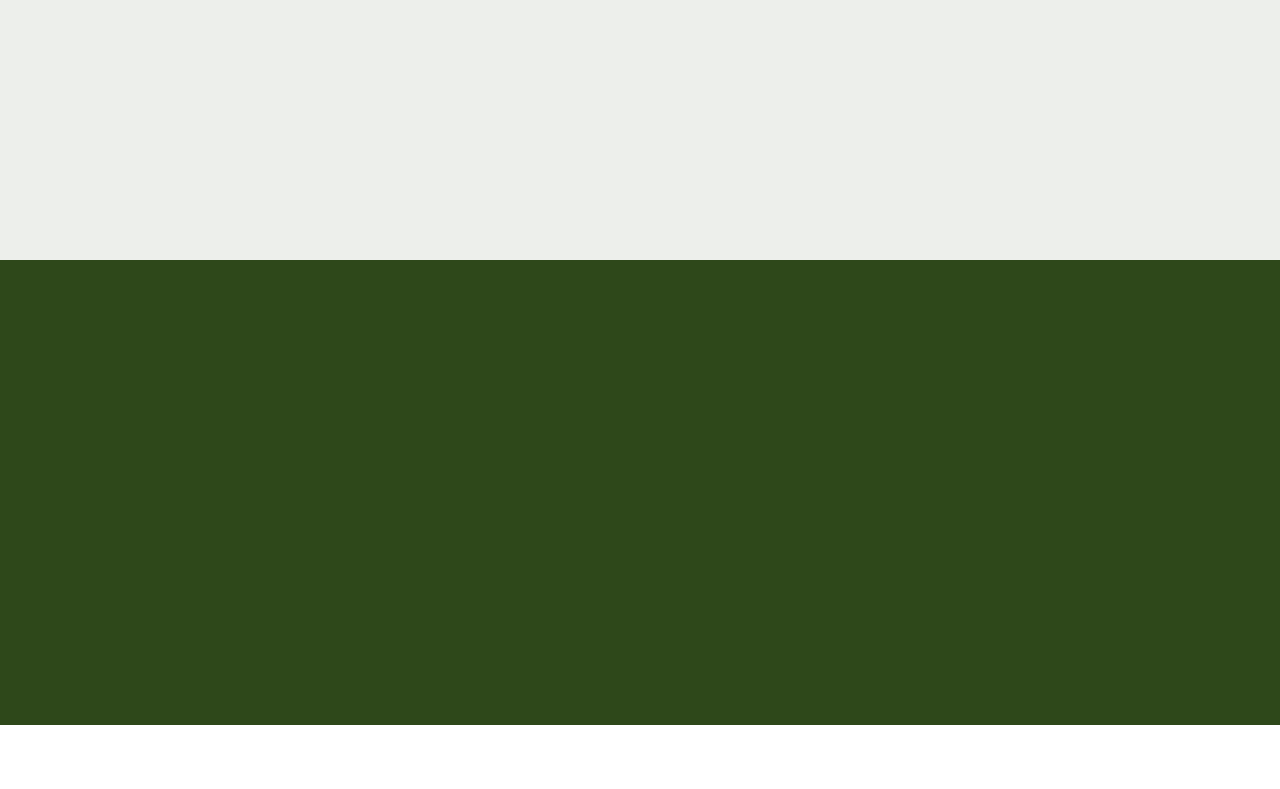
<file: portfolio.html>
<!DOCTYPE html>
<html  >
<head>
  <!-- Site made with Mobirise Website Builder v5.9.6, https://mobirise.com -->
  <meta charset="UTF-8">
  <meta http-equiv="X-UA-Compatible" content="IE=edge">
  <meta name="generator" content="Mobirise v5.9.6, mobirise.com">
  <meta name="viewport" content="width=device-width, initial-scale=1, minimum-scale=1">
  <link rel="shortcut icon" href="assets/images/logo.png" type="image/x-icon">
  <meta name="description" content="">
  
  
  <title>Portfolio</title>
  <link rel="stylesheet" href="assets/web/assets/mobirise-icons2/mobirise2.css">
  <link rel="stylesheet" href="assets/bootstrap/css/bootstrap.min.css">
  <link rel="stylesheet" href="assets/bootstrap/css/bootstrap-grid.min.css">
  <link rel="stylesheet" href="assets/bootstrap/css/bootstrap-reboot.min.css">
  <link rel="stylesheet" href="assets/animatecss/animate.css">
  <link rel="stylesheet" href="assets/dropdown/css/style.css">
  <link rel="stylesheet" href="assets/socicon/css/styles.css">
  <link rel="stylesheet" href="assets/theme/css/style.css">
  <link rel="preload" href="https://fonts.googleapis.com/css?family=Dela+Gothic+One:400&display=swap" as="style" onload="this.onload=null;this.rel='stylesheet'">
  <noscript><link rel="stylesheet" href="https://fonts.googleapis.com/css?family=Dela+Gothic+One:400&display=swap"></noscript>
  <link rel="preload" href="https://fonts.googleapis.com/css?family=Golos+Text:400,500,600,700,800,900&display=swap" as="style" onload="this.onload=null;this.rel='stylesheet'">
  <noscript><link rel="stylesheet" href="https://fonts.googleapis.com/css?family=Golos+Text:400,500,600,700,800,900&display=swap"></noscript>
  <link rel="preload" as="style" href="assets/mobirise/css/mbr-additional.css"><link rel="stylesheet" href="assets/mobirise/css/mbr-additional.css" type="text/css">

  
  
  
</head>
<body>
  
  <section data-bs-version="5.1" class="menu menu1 cid-tR4N6vSPnd" once="menu" id="menu01-5">
	

	<nav class="navbar navbar-dropdown navbar-fixed-top navbar-expand-lg">
		<div class="container">
			<div class="navbar-brand">
				<span class="navbar-logo">
					<a href="index.html">
						<img src="assets/images/logo.png" alt="Mobirise Website Builder" style="height: 3rem;">
					</a>
				</span>
				<span class="navbar-caption-wrap"><a class="navbar-caption text-black text-primary display-4" href="index.html">Ukesh</a></span>
			</div>
			<button class="navbar-toggler" type="button" data-toggle="collapse" data-bs-toggle="collapse" data-target="#navbarSupportedContent" data-bs-target="#navbarSupportedContent" aria-controls="navbarNavAltMarkup" aria-expanded="false" aria-label="Toggle navigation">
				<div class="hamburger">
					<span></span>
					<span></span>
					<span></span>
					<span></span>
				</div>
			</button>
			<div class="collapse navbar-collapse" id="navbarSupportedContent">
				<ul class="navbar-nav nav-dropdown" data-app-modern-menu="true"><li class="nav-item">
						<a class="nav-link link text-black text-primary display-4" href="About.html">About</a>
					</li>
					<li class="nav-item">
						<a class="nav-link link text-black text-primary display-4" href="Services.html" aria-expanded="false">Services</a>
					</li>
					<li class="nav-item">
						<a class="nav-link link text-black text-primary display-4" href="Contact.html">Contacts</a>
					</li><li class="nav-item"><a class="nav-link link text-black text-primary display-4" href="portfolio.html">Portfolio</a></li></ul>
				
				<div class="navbar-buttons mbr-section-btn"><a class="btn btn-success display-4" href="https://mobiri.se"> Start Now!</a></div>
			</div>
		</div>
	</nav>
</section>

<section data-bs-version="5.1" class="header7 cid-tHeG8PGECK" id="header07-3">
  

  
  
  <div class="topbg"></div>
  <div class="align-center container">
    <div class="row justify-content-center">
      <div class="col-md-12 col-lg-9">
        <h1 class="mbr-section-title mbr-fonts-style mb-4 display-1"><strong>Ukesh Mainali</strong></h1>
        <p class="mbr-text mbr-fonts-style mb-4 display-7">
          Professional Video Editing and Motion Design</p>
        
      </div>
    </div>

    <div class="row mt-5 justify-content-center">
      <div class="mbr-figure col-12 col-md-12"><iframe class="mbr-embedded-video" src="https://www.youtube.com/embed/rC41a8PRwlE?rel=0&amp;amp;mute=1&amp;showinfo=0&amp;autoplay=1&amp;loop=1&amp;playlist=rC41a8PRwlE" width="1280" height="720" frameborder="0" allowfullscreen></iframe></div>
    </div>
  </div>
</section>

<section data-bs-version="5.1" class="features1 cid-tIsi3HZcCy" id="features01-0">
  

  
  
  <div class="container-fluid">
    <div class="row justify-content-center mb-5">
      <div class="col-12">
        <h3 class="mbr-section-title mbr-fonts-style align-center mb-0 display-2"><strong>Projects I make</strong></h3>
        
      </div>
    </div>
    <div class="row justify-content-center">
      <div class="col-sm-6 col-md-12 mb-3 mb-lg-0 col-lg-4">
        <div class="card-wrap card1">
          <div class="image-wrap">
            <img src="assets/images/gallery7.jpg" alt="Mobirise Website Builder">
            <div class="social-row display-7">
              <div class="soc-item tag1">
                <span class="tag1 mbr-fonts-style display-7">
                  social</span>
              </div>
            </div>
          </div>
          <div class="content-wrap">
            <h5 class="mbr-card-title card-title1 mbr-fonts-style align-left mb-2 display-5"><strong>Social Media Video</strong></h5>
            
            <p class="card-text1 mbr-fonts-style align-left mb-3 display-7">
              Engaging video content tailored for social media platforms.
            </p>
            <div class="mbr-section-btn align-left content-footer"><a class="btn article-btn btn-danger display-7" href="https://mobiri.se"><strong>Read more</strong></a></div>
          </div>
        </div>
      </div>

      <div class="col-sm-6 col-md-12 mb-3 mb-lg-0 col-lg-4">
        <div class="card-wrap card2">
          <div class="image-wrap">
            <img src="assets/images/gallery1.jpg" alt="Mobirise Website Builder">
            <div class="social-row display-7">
              <div class="soc-item tag2">
                <span class="tag2 mbr-fonts-style display-7">
                  motion</span>
              </div>
            </div>
          </div>
          <div class="content-wrap">
            <h5 class="mbr-card-title card-title2 mbr-fonts-style align-left mb-2 display-5"><strong>Motion Design</strong></h5>
            
            <p class="card-text2 mbr-fonts-style align-left mb-3 display-7">
              Dynamic visuals brought to life through captivating motion graphics.<br>
            </p>
            <div class="mbr-section-btn btn-section align-left content-footer"><a class="btn article-btn btn-primary display-7" href="https://mobiri.se"><strong>Read more</strong></a></div>
          </div>
        </div>
      </div>
      <div class="col-sm-6 col-md-12 mb-3 mb-lg-0 col-lg-4">
        <div class="card-wrap card3">
          <div class="image-wrap">
            <img src="assets/images/gallery6.jpg" alt="Mobirise Website Builder">
            <div class="social-row display-7">
              <div class="soc-item tag3">
                <span class="tag3 mbr-fonts-style display-7">
                  story</span>
              </div>
            </div>
          </div>
          <div class="content-wrap">
            <h5 class="mbr-card-title card-title3 mbr-fonts-style align-left mb-2 display-5"><strong>Visual Storytelling</strong></h5>
            
            <p class="card-text3 mbr-fonts-style align-left mb-3 display-7">
              Compelling narratives told through captivating visuals that leave an impact.
            </p>
            <div class="mbr-section-btn btn-section align-left content-footer"><a class="btn article-btn btn-success display-7" href="https://mobiri.se"><strong>Read more</strong></a></div>
          </div>
        </div>
      </div>

      
    </div>
  </div>
</section>

<section data-bs-version="5.1" class="article05 cid-tIsj2q7oBw" id="article05-1">
  

  
  

  <div class="container">
    <div class="row justify-content-center align-items-center">
      <div class="col-12">
        <div class="card-wrapper">
          <div class="row">
            <div class="col-12 col-md-12 col-lg-5 image-wrapper">
              <img class="w-100" src="assets/images/leilani-angel-k84vnnzxmtq-unsplash-cr-1.jpg" alt="Mobirise Website Builder">
            </div>
            <div class="col-12 col-lg col-md-12">
              <div class="text-wrapper align-left">
                <h1 class="mbr-section-title mbr-fonts-style mb-4 display-2"><strong>About me</strong></h1>
                <p class="mbr-text mbr-fonts-style mb-4 display-7">
                  My goal is to craft visuals that resonate with audiences, evoke emotions, and inspire connections. I am dedicated to delivering high-quality work that exceeds expectations and brings your creative vision to life. Let's collaborate and create something truly remarkable together.<br>
                </p>
                <div class="mbr-section-btn mt-3"><a class="btn btn-lg btn-info display-7" href="https://mobiri.se">contact me</a></div>
              </div>
            </div>
          </div>
        </div>
      </div>
    </div>
  </div>
</section>

<section data-bs-version="5.1" class="gallery1 mbr-gallery cid-tIsjhWS5IM" id="gallery01-2">
    

    
    

    <div class="container-fluid">
        <div class="mbr-section-head mb-5">
            <h3 class="mbr-section-title mbr-fonts-style align-center m-0 display-2"><strong>Latest works</strong></h3>
            
        </div>
        <div class="row mbr-gallery mt-4">
            <div class="col-12 col-md-6 col-lg-3 item gallery-image active">
                <div class="item-wrapper mb-3" data-toggle="modal" data-bs-toggle="modal" data-target="#tR55hM1xuc-modal" data-bs-target="#tR55hM1xuc-modal">
                    <img class="w-100" src="assets/images/gallery1.jpg" alt="Mobirise Website Builder" data-slide-to="0" data-bs-slide-to="0" data-target="#lb-tR55hM1xuc" data-bs-target="#lb-tR55hM1xuc">
                    <div class="icon-wrapper">
                        <span class="mobi-mbri mobi-mbri-search mbr-iconfont mbr-iconfont-btn"></span>
                    </div>
                </div>
                
            </div>
            <div class="col-12 col-md-6 col-lg-3 item gallery-image">
                <div class="item-wrapper mb-3" data-toggle="modal" data-bs-toggle="modal" data-target="#tR55hM1xuc-modal" data-bs-target="#tR55hM1xuc-modal">
                    <img class="w-100" src="assets/images/gallery2.jpg" alt="Mobirise Website Builder" data-slide-to="1" data-bs-slide-to="1" data-target="#lb-tR55hM1xuc" data-bs-target="#lb-tR55hM1xuc">
                    <div class="icon-wrapper">
                        <span class="mobi-mbri mobi-mbri-search mbr-iconfont mbr-iconfont-btn"></span>
                    </div>
                </div>
                
            </div>
            <div class="col-12 col-md-6 col-lg-3 item gallery-image">
                <div class="item-wrapper mb-3" data-toggle="modal" data-bs-toggle="modal" data-target="#tR55hM1xuc-modal" data-bs-target="#tR55hM1xuc-modal">
                    <img class="w-100" src="assets/images/gallery3.jpg" alt="Mobirise Website Builder" data-slide-to="2" data-bs-slide-to="2" data-target="#lb-tR55hM1xuc" data-bs-target="#lb-tR55hM1xuc">
                    <div class="icon-wrapper">
                        <span class="mobi-mbri mobi-mbri-search mbr-iconfont mbr-iconfont-btn"></span>
                    </div>
                </div>
                
            </div>
            <div class="col-12 col-md-6 col-lg-3 item gallery-image">
                <div class="item-wrapper mb-3" data-toggle="modal" data-bs-toggle="modal" data-target="#tR55hM1xuc-modal" data-bs-target="#tR55hM1xuc-modal">
                    <img class="w-100" src="assets/images/gallery4.jpg" alt="Mobirise Website Builder" data-slide-to="3" data-bs-slide-to="3" data-target="#lb-tR55hM1xuc" data-bs-target="#lb-tR55hM1xuc">
                    <div class="icon-wrapper">
                        <span class="mobi-mbri mobi-mbri-search mbr-iconfont mbr-iconfont-btn"></span>
                    </div>
                </div>
                
            </div>
            <div class="col-12 col-md-6 col-lg-3 item gallery-image">
                <div class="item-wrapper mb-3" data-toggle="modal" data-bs-toggle="modal" data-target="#tR55hM1xuc-modal" data-bs-target="#tR55hM1xuc-modal">
                    <img class="w-100" src="assets/images/gallery5.jpg" alt="Mobirise Website Builder" data-slide-to="4" data-bs-slide-to="4" data-target="#lb-tR55hM1xuc" data-bs-target="#lb-tR55hM1xuc">
                    <div class="icon-wrapper">
                        <span class="mobi-mbri mobi-mbri-search mbr-iconfont mbr-iconfont-btn"></span>
                    </div>
                </div>
                
            </div>
            <div class="col-12 col-md-6 col-lg-3 item gallery-image">
                <div class="item-wrapper mb-3" data-toggle="modal" data-bs-toggle="modal" data-target="#tR55hM1xuc-modal" data-bs-target="#tR55hM1xuc-modal">
                    <img class="w-100" src="assets/images/gallery6.jpg" alt="Mobirise Website Builder" data-slide-to="5" data-bs-slide-to="5" data-target="#lb-tR55hM1xuc" data-bs-target="#lb-tR55hM1xuc">
                    <div class="icon-wrapper">
                        <span class="mobi-mbri mobi-mbri-search mbr-iconfont mbr-iconfont-btn"></span>
                    </div>
                </div>
                
            </div>
            <div class="col-12 col-md-6 col-lg-3 item gallery-image">
                <div class="item-wrapper mb-3" data-toggle="modal" data-bs-toggle="modal" data-target="#tR55hM1xuc-modal" data-bs-target="#tR55hM1xuc-modal">
                    <img class="w-100" src="assets/images/gallery7.jpg" alt="Mobirise Website Builder" data-slide-to="6" data-bs-slide-to="6" data-target="#lb-tR55hM1xuc" data-bs-target="#lb-tR55hM1xuc">
                    <div class="icon-wrapper">
                        <span class="mobi-mbri mobi-mbri-search mbr-iconfont mbr-iconfont-btn"></span>
                    </div>
                </div>
                
            </div><div class="col-12 col-md-6 col-lg-3 item gallery-image">
                <div class="item-wrapper mb-3" data-toggle="modal" data-bs-toggle="modal" data-target="#tR55hM1xuc-modal" data-bs-target="#tR55hM1xuc-modal">
                    <img class="w-100" src="assets/images/gallery8.jpg" alt="Mobirise Website Builder" data-slide-to="7" data-bs-slide-to="7" data-target="#lb-tR55hM1xuc" data-bs-target="#lb-tR55hM1xuc">
                    <div class="icon-wrapper">
                        <span class="mobi-mbri mobi-mbri-search mbr-iconfont mbr-iconfont-btn"></span>
                    </div>
                </div>
                
            </div>
            
        </div>

        <div class="modal mbr-slider" tabindex="-1" role="dialog" aria-hidden="true" id="tR55hM1xuc-modal">
            <div class="modal-dialog" role="document">
                <div class="modal-content">
                    <div class="modal-body">
                        <div class="carousel slide" id="lb-tR55hM1xuc" data-ride="carousel" data-bs-ride="carousel" data-interval="3000" data-bs-interval="3000">
                            <div class="carousel-inner">
                                <div class="carousel-item active">
                                    <img class="d-block w-100" src="assets/images/gallery1.jpg" alt="Mobirise Website Builder">
                                </div>
                                <div class="carousel-item">
                                    <img class="d-block w-100" src="assets/images/gallery2.jpg" alt="Mobirise Website Builder">
                                </div>
                                <div class="carousel-item">
                                    <img class="d-block w-100" src="assets/images/gallery3.jpg" alt="Mobirise Website Builder">
                                </div>
                                <div class="carousel-item">
                                    <img class="d-block w-100" src="assets/images/gallery4.jpg" alt="Mobirise Website Builder">
                                </div>
                                <div class="carousel-item">
                                    <img class="d-block w-100" src="assets/images/gallery5.jpg" alt="Mobirise Website Builder">
                                </div>
                                <div class="carousel-item">
                                    <img class="d-block w-100" src="assets/images/gallery6.jpg" alt="Mobirise Website Builder">
                                </div>
                                <div class="carousel-item">
                                    <img class="d-block w-100" src="assets/images/gallery7.jpg" alt="Mobirise Website Builder">
                                </div><div class="carousel-item">
                                    <img class="d-block w-100" src="assets/images/gallery8.jpg" alt="Mobirise Website Builder">
                                </div>
                                
                            </div>
                            <ol class="carousel-indicators">
                                <li data-slide-to="0" data-bs-slide-to="0" class="active" data-target="#lb-tR55hM1xuc" data-bs-target="#lb-tR55hM1xuc"></li>
                                <li data-slide-to="1" data-bs-slide-to="1" data-target="#lb-tR55hM1xuc" data-bs-target="#lb-tR55hM1xuc"></li>
                                <li data-slide-to="2" data-bs-slide-to="2" data-target="#lb-tR55hM1xuc" data-bs-target="#lb-tR55hM1xuc"></li>
                                <li data-slide-to="3" data-bs-slide-to="3" data-target="#lb-tR55hM1xuc" data-bs-target="#lb-tR55hM1xuc"></li>
                                <li data-slide-to="4" data-bs-slide-to="4" data-target="#lb-tR55hM1xuc" data-bs-target="#lb-tR55hM1xuc"></li>
                                <li data-slide-to="5" data-bs-slide-to="5" data-target="#lb-tR55hM1xuc" data-bs-target="#lb-tR55hM1xuc"></li>
                                <li data-slide-to="6" data-bs-slide-to="6" data-target="#lb-tR55hM1xuc" data-bs-target="#lb-tR55hM1xuc"></li>
                                <li data-slide-to="7" data-bs-slide-to="7" data-target="#lb-tR55hM1xuc" data-bs-target="#lb-tR55hM1xuc"></li>
                            </ol>
                            <a role="button" href="" class="close" data-dismiss="modal" data-bs-dismiss="modal" aria-label="Close">
                            </a>
                            <a class="carousel-control-prev carousel-control" role="button" data-slide="prev" data-bs-slide="prev" href="#lb-tR55hM1xuc">
                                <span class="mobi-mbri mobi-mbri-arrow-prev" aria-hidden="true"></span>
                                <span class="sr-only visually-hidden">Previous</span>
                            </a>
                            <a class="carousel-control-next carousel-control" role="button" data-slide="next" data-bs-slide="next" href="#lb-tR55hM1xuc">
                                <span class="mobi-mbri mobi-mbri-arrow-next" aria-hidden="true"></span>
                                <span class="sr-only visually-hidden">Next</span>
                            </a>
                        </div>
                    </div>
                </div>
            </div>
        </div>
    </div>
</section>

<section data-bs-version="5.1" class="pricing1 cid-tIsjMsRA0K" id="pricing01-3">
  
  
  <div class="container">
    <div class="mbr-section-head mb-5">
      <h4 class="mbr-section-title mbr-fonts-style align-left mb-0 display-2">
        <strong>Prices</strong>
      </h4>
      <h5 class="mbr-section-subtitle mbr-fonts-style align-left mt-4 mb-0 display-7">Custom pricing based on the scope and requirements of the project. Contact Jerry Mayer for a personalized quote.</h5>
    </div>
    <div class="row mt-4"> 
      <div class="item features-without-image col-12 col-md-6 col-lg-4 item-mb">
        <div class="item-wrapper">
          <div class="item-head">
            <h5 class="item-title mbr-fonts-style mb-0 display-5">
              <strong>Commercial</strong>
            </h5>
            <h6 class="item-subtitle mbr-fonts-style mt-0 mb-0 display-7">Starting at <strong>$150</strong> per project</h6>
          </div>
          <div class="item-content">
            <p class="mbr-text mbr-fonts-style display-7">
              Professional video editing for various purposes such as commercials, music and corporate videos, short films.
            </p>
          </div>
          <div class="mbr-section-btn item-footer"><a href="index.html#contacts01-5" class="btn item-btn btn-success display-7">contact me</a></div>
        </div>
      </div>

      <div class="item features-without-image col-12 col-md-6 col-lg-4 item-mb">
        <div class="item-wrapper">
          <div class="item-head">
            <h5 class="item-title mbr-fonts-style mb-0 display-5">
              <strong>Motion</strong>
            </h5>
            <h6 class="item-subtitle mbr-fonts-style mt-0 mb-0 display-7">Starting at <strong>$200</strong> per project</h6>
          </div>
          <div class="item-content">
            <p class="mbr-text mbr-fonts-style display-7">
              Creation of visually stunning motion graphics and animations to enhance your videos and presentations.
            </p>
          </div>
          <div class="mbr-section-btn item-footer"><a href="index.html#contacts01-5" class="btn item-btn btn-success display-7">contact me</a></div>
        </div>
      </div>

      <div class="item features-without-image col-12 col-md-6 col-lg-4 item-mb">
        <div class="item-wrapper">
          <div class="item-head">
            <h5 class="item-title mbr-fonts-style mb-0 display-5">
              <strong>Reels</strong>
            </h5>
            <h6 class="item-subtitle mbr-fonts-style mt-0 mb-0 display-7">Starting at <strong>$100</strong> per video</h6>
          </div>
          <div class="item-content">
            <p class="mbr-text mbr-fonts-style display-7">
              Attention-grabbing short videos, reels, and content for platforms like Instagram, TikTok, and YouTube.
            </p>
          </div>
          <div class="mbr-section-btn item-footer"><a href="index.html#contacts01-5" class="btn item-btn btn-success display-7">contact me</a></div>
        </div>
      </div>
      
    </div>
  </div>
</section>

<section data-bs-version="5.1" class="form5 cid-tIskrx6sZd" id="form02-4">
    
    
    <div class="container">
        <div class="mbr-section-head mb-5">
            <h3 class="mbr-section-title mbr-fonts-style align-center mb-0 display-2"><strong>Send me a message</strong></h3>
            
        </div>
        <div class="row justify-content-center mt-4">
            <div class="col-lg-8 mx-auto mbr-form" data-form-type="formoid">
                <form action="https://mobirise.eu/" method="POST" class="mbr-form form-with-styler" data-form-title="Form Name"><input type="hidden" name="email" data-form-email="true" value="bPJHLRU0OW5fquDVXsM18SKis7DO91m2jIrooMhik/xYP5ual12SncLMbPQcirhYXl25VN0I/t0aJ6baGFRW850MxQIvBBDFZVsBn9cU+cEEruNf20HiPsJckvx/3vio">
                    <div class="row">
                        <div hidden="hidden" data-form-alert="" class="alert alert-success col-12">Thanks for filling out the form!</div>
                        <div hidden="hidden" data-form-alert-danger="" class="alert alert-danger col-12">
                            Oops...! some problem!
                        </div>
                    </div>
                    <div class="dragArea row">
                        <div class="col-md col-sm-12 form-group mb-3" data-for="name">
                            <input type="text" name="name" placeholder="Name" data-form-field="name" class="form-control" value="" id="name-form02-4">
                        </div>
                        <div class="col-md col-sm-12 form-group mb-3" data-for="email">
                            <input type="email" name="email" placeholder="E-mail" data-form-field="email" class="form-control" value="" id="email-form02-4">
                        </div>
                        <div class="col-12 form-group mb-3" data-for="phone">
                            <input type="tel" name="phone" placeholder="Phone" data-form-field="phone" class="form-control" value="" id="phone-form02-4">
                        </div>
                        <div class="col-12 form-group mb-3" data-for="textarea">
                            <textarea name="textarea" placeholder="Message" data-form-field="textarea" class="form-control" id="textarea-form02-4"></textarea>
                        </div>
                        <div class="col-lg-12 col-md-12 col-sm-12 align-center mbr-section-btn"><button type="submit" class="btn btn-primary display-7">send</button></div>
                    </div>
                </form>
            </div>
        </div>
    </div>
</section>

<section data-bs-version="5.1" class="form1 cid-tIsokmLLOC" id="form01-7">
	

	

	<div class="container">
		<div class="row content-wrapper justify-content-center">
			<div class="col-lg-7 mbr-form">
				<div class="col-lg-12 col-md-12 col-sm-12">
					<h5 class="mbr-section-title mbr-fonts-style mb-5 display-2">
						<strong>Step into the world of creativity</strong>
					</h5>
				</div>

				<div class="text-wrapper align-left" data-form-type="formoid">
					<!--Formbuilder Form-->
					<form action="https://mobirise.eu/" method="POST" class="mbr-form form-with-styler" data-form-title="Form Name"><input type="hidden" name="email" data-form-email="true" value="da89altnZ3MzbPZ+dZvOVeGtBSMYW3jV+FLmLVGce/9zNAKhwv+y1ZumrOWh6jobZq4GhkxeXk5NMhxwIjxHGGUPckNOCuH1gptcAFiZ6hlg8jbzxwbplinpa5/VX3KU">
						<div class="row">
							<div hidden="hidden" data-form-alert="" class="alert alert-success col-12">Thanks for filling out the form!</div>
							<div hidden="hidden" data-form-alert-danger="" class="alert alert-danger col-12">
								Oops...! some problem!
							</div>
						</div>
						<div class="dragArea row">
							<div data-for="email" class="col-lg-6 col-md-6 col-sm-12 form-group">
								<input type="email" name="email" placeholder="test@email.com" data-form-field="email" class="form-control display-7" value="" id="email-form01-7">
							</div>
							<div class="col-auto mbr-section-btn"><button type="submit" class="w-100 w-100 w-100 w-100 w-100 w-100 btn btn-secondary display-7">subscribe</button></div>
						</div>
					</form>
					<!--Formbuilder Form-->
				</div>
			</div>
		</div>
	</div>
</section>

<section data-bs-version="5.1" class="contacts01 cid-tIsl0U2P9c" id="contacts01-5">
    

    
    
    <div class="container">
        <div class="mbr-section-head mb-5">
            <h3 class="mbr-section-title mbr-fonts-style align-center mb-0 display-2"><strong>Drop me a line 👋</strong></h3>
            
        </div>
        <div class="row">
            <div class="item features-without-image col-12 col-md-6 active">
                <div class="item-wrapper">
                    <div class="text-wrapper">
                        <h6 class="card-title mbr-fonts-style mb-3 display-5">
                            <strong>Email</strong>
                        </h6>
                        <p class="mbr-text mbr-fonts-style display-7">
                            <a href="mailto:jerry@email.com" class="text-success text-primary">ukeshmainali029@gmail.com</a>
                        </p>
                    </div>
                </div>
            </div><div class="item features-without-image col-12 col-md-6">
                <div class="item-wrapper">
                    <div class="text-wrapper">
                        <h6 class="card-title mbr-fonts-style mb-3 display-5">
                            <strong>Phone</strong>
                        </h6>
                        <p class="mbr-text mbr-fonts-style display-7">+977 9765220036</p>
                    </div>
                </div>
            </div>
            
            <div class="item features-without-image col-12 col-md-6">
                <div class="item-wrapper">
                    <div class="text-wrapper">
                        <h6 class="card-title mbr-fonts-style mb-3 display-5"><strong>WhatsApp</strong></h6>
                        <p class="mbr-text mbr-fonts-style display-7">
                            <a href="https://wa.me/1234567890" class="text-success">+9</a>77 9765220036</p>
                    </div>
                </div>
            </div>
            <div class="item features-without-image col-12 col-md-6">
                <div class="item-wrapper">
                    <div class="text-wrapper">
                        <h6 class="card-title mbr-fonts-style mb-3 display-5">
                            <strong>Instagram</strong></h6>
                        <p class="mbr-text mbr-fonts-style display-7">-</p>
                    </div>
                </div>
            </div>
        </div>
    </div>
</section>

<section data-bs-version="5.1" class="slider4 mbr-embla cid-tQZofEIRJ5" id="slider04-0">
    

    
    
    <div class="container-fluid">
        <div class="row mb-5 justify-content-center">
			<div class="col-12 content-head">
				<h3 class="mbr-section-title mbr-fonts-style align-center mb-0 display-2">
					<strong>Fixed-Height Slider</strong>
				</h3>
				<h5 class="mbr-section-subtitle mbr-fonts-style align-center mb-0 mt-4 display-7">
                    Carousel with Multiple Items
				</h5>
			</div>
		</div>
        <div class="row">
            <div class="col-12">
                <div class="embla position-relative" data-skip-snaps="true" data-align="center" data-contain-scroll="trimSnaps" data-loop="true" data-auto-play-interval="5" data-draggable="true">
                    <div class="embla__viewport">
                        <div class="embla__container">
                            <div class="embla__slide slider-image item" style="margin-left: 1rem; margin-right: 1rem;">
                                <a href="#">
                                    <div class="slide-content">
                                        <div class="item-img">
                                            <div class="item-wrapper">
                                                <img src="assets/images/gallery01.jpg" alt="Mobirise Website Builder" title="">
                                            </div>
                                        </div>
                                    </div>
                                </a>
                            </div>
                            <div class="embla__slide slider-image item" style="margin-left: 1rem; margin-right: 1rem;">
                                <a href="#">
                                    <div class="slide-content">
                                        <div class="item-img">
                                            <div class="item-wrapper">
                                                <img src="assets/images/gallery02.jpg" alt="Mobirise Website Builder" title="">
                                            </div>
                                        </div>
                                    </div>
                                </a>
                            </div>
                            <div class="embla__slide slider-image item" style="margin-left: 1rem; margin-right: 1rem;">
                                <a href="#">
                                    <div class="slide-content">
                                        <div class="item-img">
                                            <div class="item-wrapper">
                                                <img src="assets/images/gallery03.jpg" alt="Mobirise Website Builder" title="">
                                            </div>
                                        </div>
                                    </div>
                                </a>
                            </div>
                            <div class="embla__slide slider-image item" style="margin-left: 1rem; margin-right: 1rem;">
                                <a href="#">
                                    <div class="slide-content">
                                        <div class="item-img">
                                            <div class="item-wrapper">
                                                <img src="assets/images/gallery04.jpg" alt="Mobirise Website Builder" title="">
                                            </div>
                                        </div>
                                    </div>
                                </a>
                            </div>
                            <div class="embla__slide slider-image item" style="margin-left: 1rem; margin-right: 1rem;">
                                <a href="#">
                                    <div class="slide-content">
                                        <div class="item-img">
                                            <div class="item-wrapper">
                                                <img src="assets/images/gallery05.jpg" alt="Mobirise Website Builder" title="">
                                            </div>
                                        </div>
                                    </div>
                                </a>
                            </div>
                        </div>
                    </div>
                    <button class="embla__button embla__button--prev">
                        <span class="mobi-mbri mobi-mbri-arrow-prev" aria-hidden="true"></span>
                        <span class="sr-only visually-hidden visually-hidden">Previous</span>
                    </button>
                    <button class="embla__button embla__button--next">
                        <span class="mobi-mbri mobi-mbri-arrow-next" aria-hidden="true"></span>
                        <span class="sr-only visually-hidden visually-hidden">Next</span>
                    </button>
                </div>
            </div>
        </div>
    </div>
</section>

<section data-bs-version="5.1" class="header1 cid-tQZoKy93eN" id="header01-1">
	

	
	

	<div class="container-fluid">
		<div class="row justify-content-center">
			<div class="col-12 col-md-12 col-lg-8 image-wrapper">
				<img class="w-100" src="assets/images/8.jpg" alt="Mobirise Website Builder">
			</div>
			<div class="col-12 col-lg col-md-12">
				<div class="text-wrapper align-left">
					<h1 class="mbr-section-title mbr-fonts-style mb-4 display-2">
						<strong>From creation to market</strong>
					</h1>
					<p class="mbr-text mbr-fonts-style mb-4 display-7">
						Create awesome websites on your computer! No code &amp; free. Publish anywhere.
					</p>
					<div class="mbr-section-btn mt-3">
						<a class="btn btn-danger display-7" href="https://mobiri.se">Get started</a>
					</div>
				</div>
			</div>
		</div>
	</div>
</section>

<section data-bs-version="5.1" class="footer3 programm5 cid-tR4OulORRJ" once="footers" id="footer03-a">

        

    

    <div class="container">
        <div class="row">

            <div class="row-links mb-4">
                <ul class="header-menu">
                  
                  
                  
                  
                <li class="header-menu-item mbr-fonts-style display-5">
                    <a href="#" class="text-primary">Shop</a>
                  </li><li class="header-menu-item mbr-fonts-style display-5">
                    <a href="#" class="text-primary">Collections</a>
                  </li><li class="header-menu-item mbr-fonts-style display-5">
                    <a href="#" class="text-primary">About</a>
                  </li><li class="header-menu-item mbr-fonts-style display-5">
                    <a href="#" class="text-primary">Press</a>
                  </li></ul>
              </div>

            <div class="col-12">
                <div class="social-row">
                    <div class="soc-item">
                        <a href="https://mobiri.se/" target="_blank">
                            <span class="mbr-iconfont socicon socicon-facebook display-7"></span>
                        </a>
                    </div>
                    <div class="soc-item">
                        <a href="https://mobiri.se/" target="_blank">
                            <span class="mbr-iconfont socicon-twitter socicon"></span>
                        </a>
                    </div>
                    <div class="soc-item">
                        <a href="https://mobiri.se/" target="_blank">
                            <span class="mbr-iconfont socicon-instagram socicon"></span>
                        </a>
                    </div>
                    <div class="soc-item">
                        <a href="https://mobiri.se/" target="_blank">
                            <span class="mbr-iconfont socicon socicon-linkedin"></span>
                        </a>
                    </div>
                    <div class="soc-item">
                        <a href="https://mobiri.se/" target="_blank">
                            <span class="mbr-iconfont socicon socicon-twitch"></span>
                        </a>
                    </div>
                </div>
            </div>
            <div class="col-12 mt-5">
                <p class="mbr-fonts-style copyright display-7">
                    © Copyright 2030&nbsp; - All Rights Reserved
                </p>
            </div>
        </div>
    </div>
</section><section class="display-7" style="padding: 0;align-items: center;justify-content: center;flex-wrap: wrap;    align-content: center;display: flex;position: relative;height: 4rem;"><a href="https://mobiri.se/3087903" style="flex: 1 1;height: 4rem;position: absolute;width: 100%;z-index: 1;"><img alt="" style="height: 4rem;" src="[data-uri]"></a><p style="margin: 0;text-align: center;" class="display-7">&#8204;</p><a style="z-index:1" href="https://mobirise.com/drag-drop-website-builder.html">Drag & Drop Website Builder</a></section><script src="assets/bootstrap/js/bootstrap.bundle.min.js"></script>  <script src="assets/web/assets/cookies-alert-plugin/cookies-alert-core.js"></script>  <script src="assets/web/assets/cookies-alert-plugin/cookies-alert-script.js"></script>  <script src="assets/smoothscroll/smooth-scroll.js"></script>  <script src="assets/ytplayer/index.js"></script>  <script src="assets/dropdown/js/navbar-dropdown.js"></script>  <script src="assets/embla/embla.min.js"></script>  <script src="assets/embla/script.js"></script>  <script src="assets/theme/js/script.js"></script>  <script src="assets/formoid/formoid.min.js"></script>  
  
  
<input name="cookieData" type="hidden" data-cookie-cookiesAlertType='false' data-cookie-customDialogSelector='null' data-cookie-colorText='#424a4d' data-cookie-colorBg='rgb(255, 255, 255)' data-cookie-opacityOverlay='0' data-cookie-bgOpacity='100' data-cookie-textButton='GOT IT' data-cookie-rejectText='REJECT' data-cookie-colorButton='' data-cookie-rejectColor='' data-cookie-colorLink='#424a4d' data-cookie-underlineLink='true' data-cookie-text="We use cookies to give you the best experience. Read our <a href='privacy.html'>cookie policy</a>.">
    <input name="animation" type="hidden">
  </body>
</html>
</file>
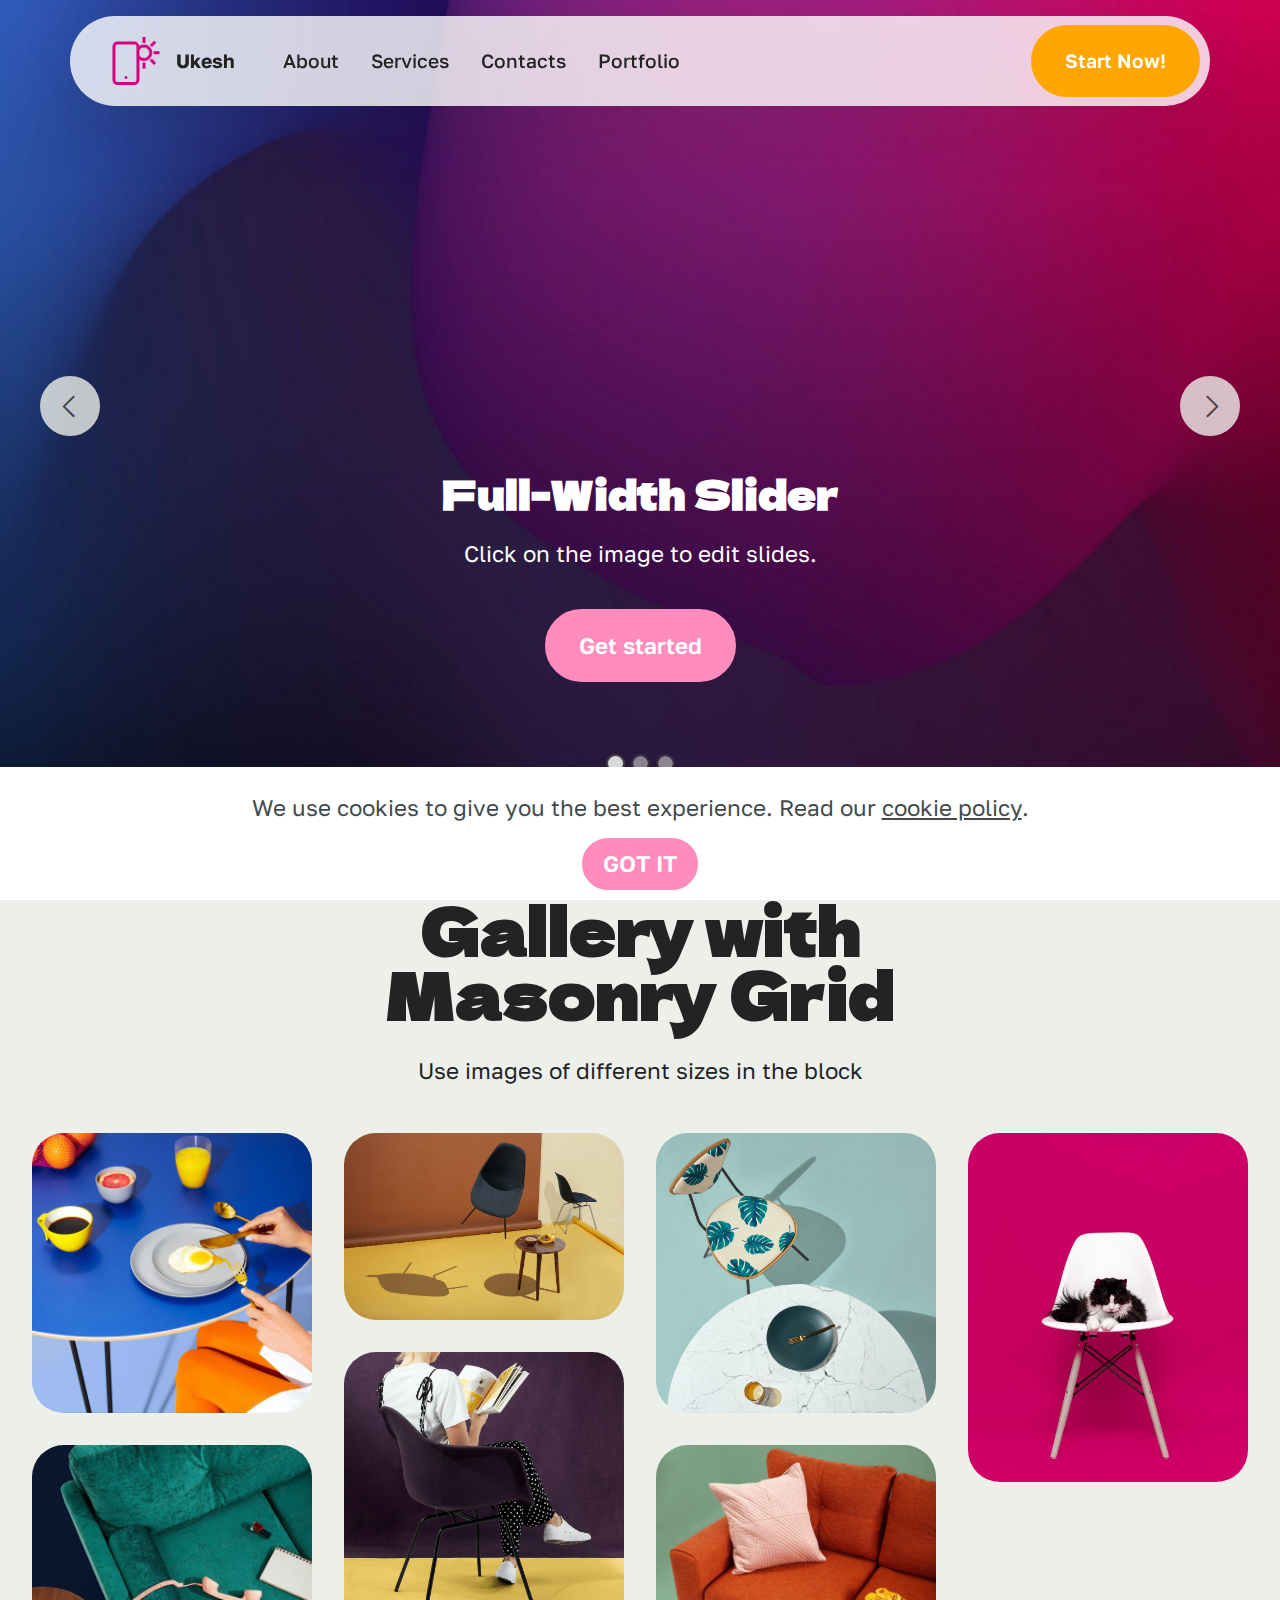
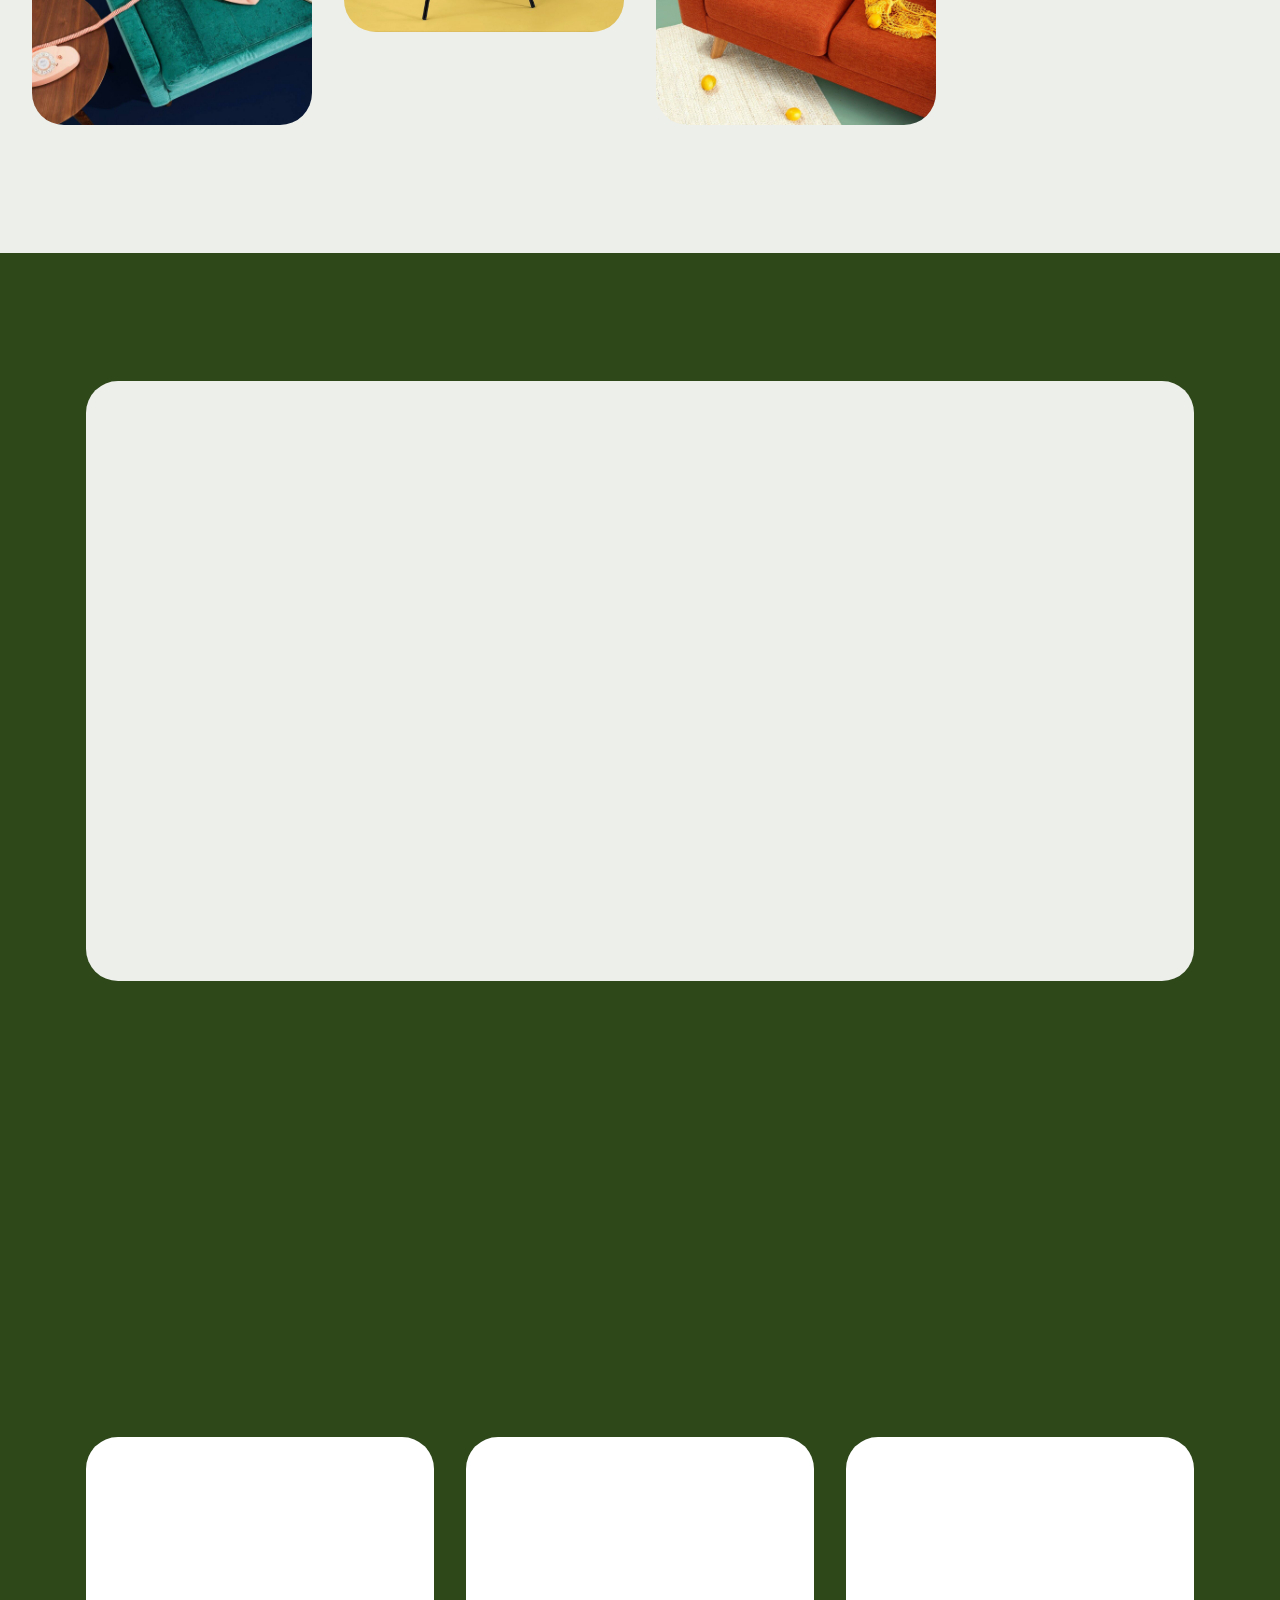
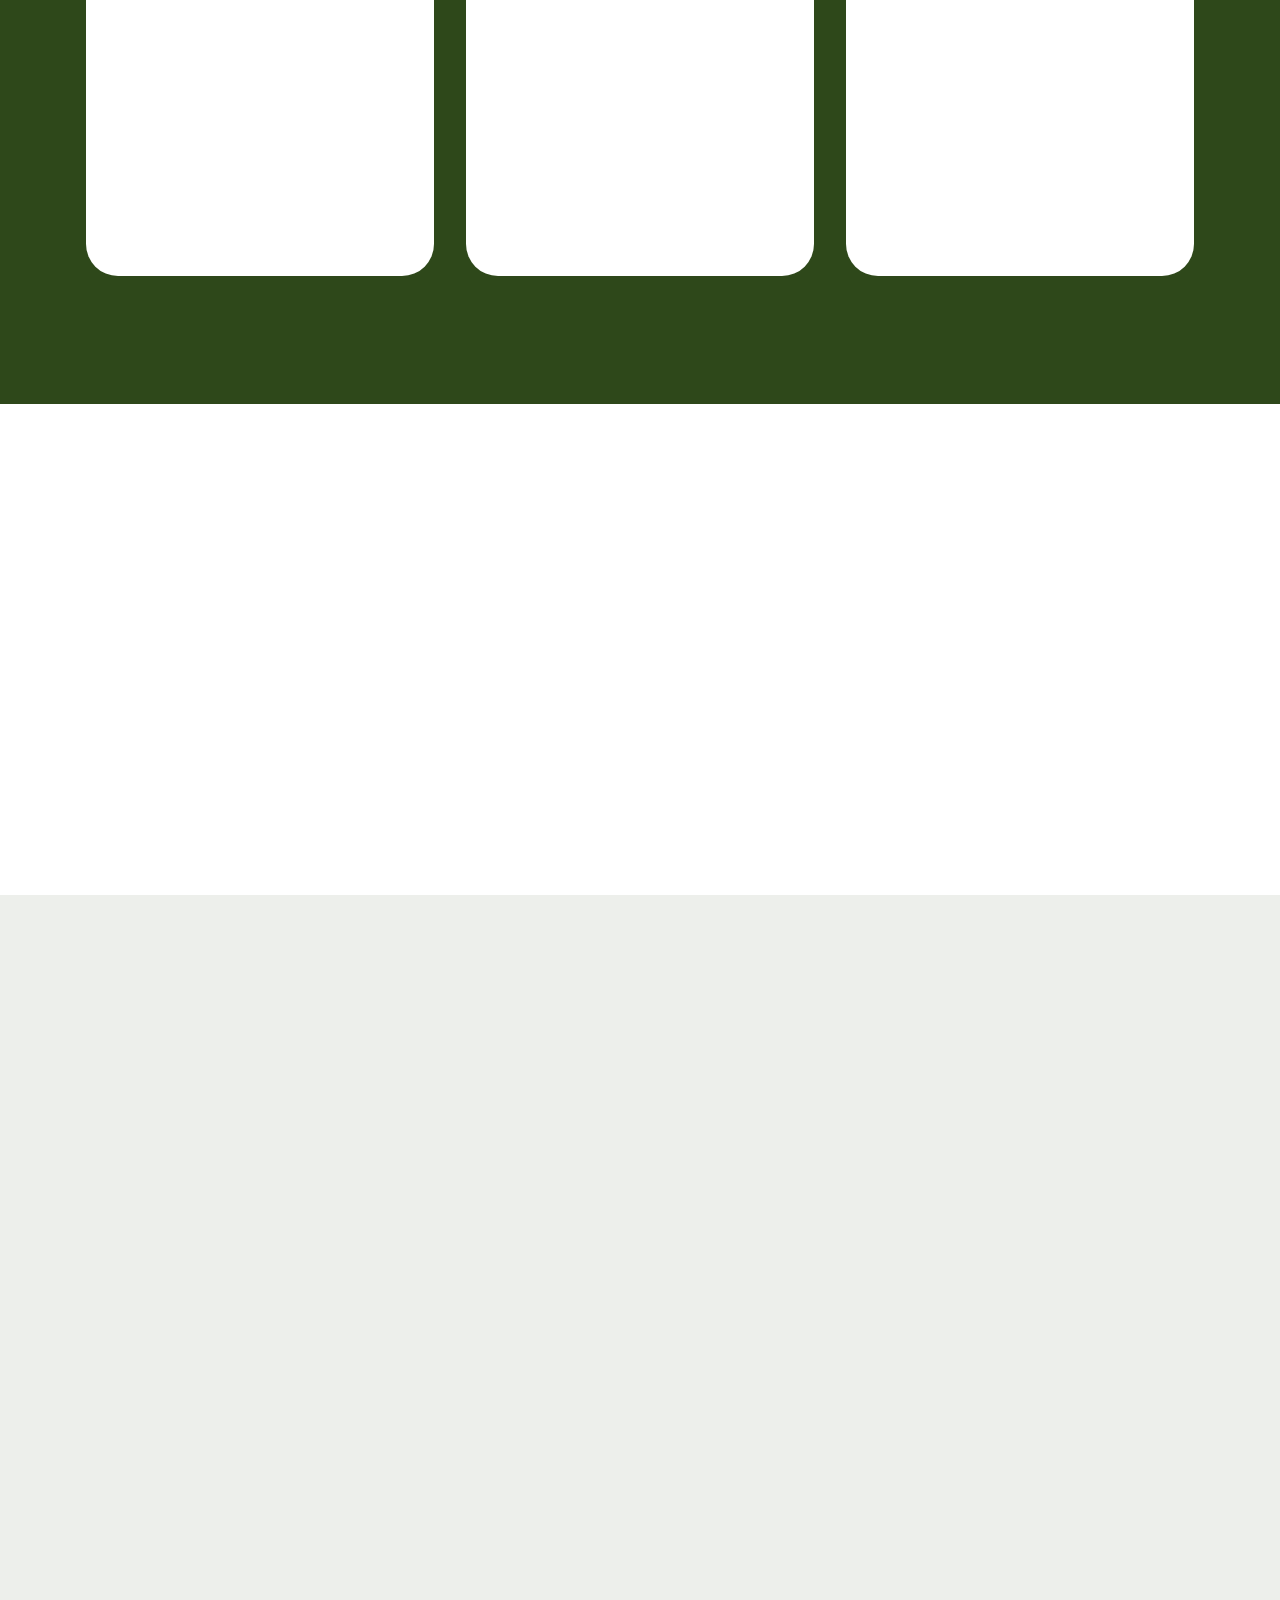
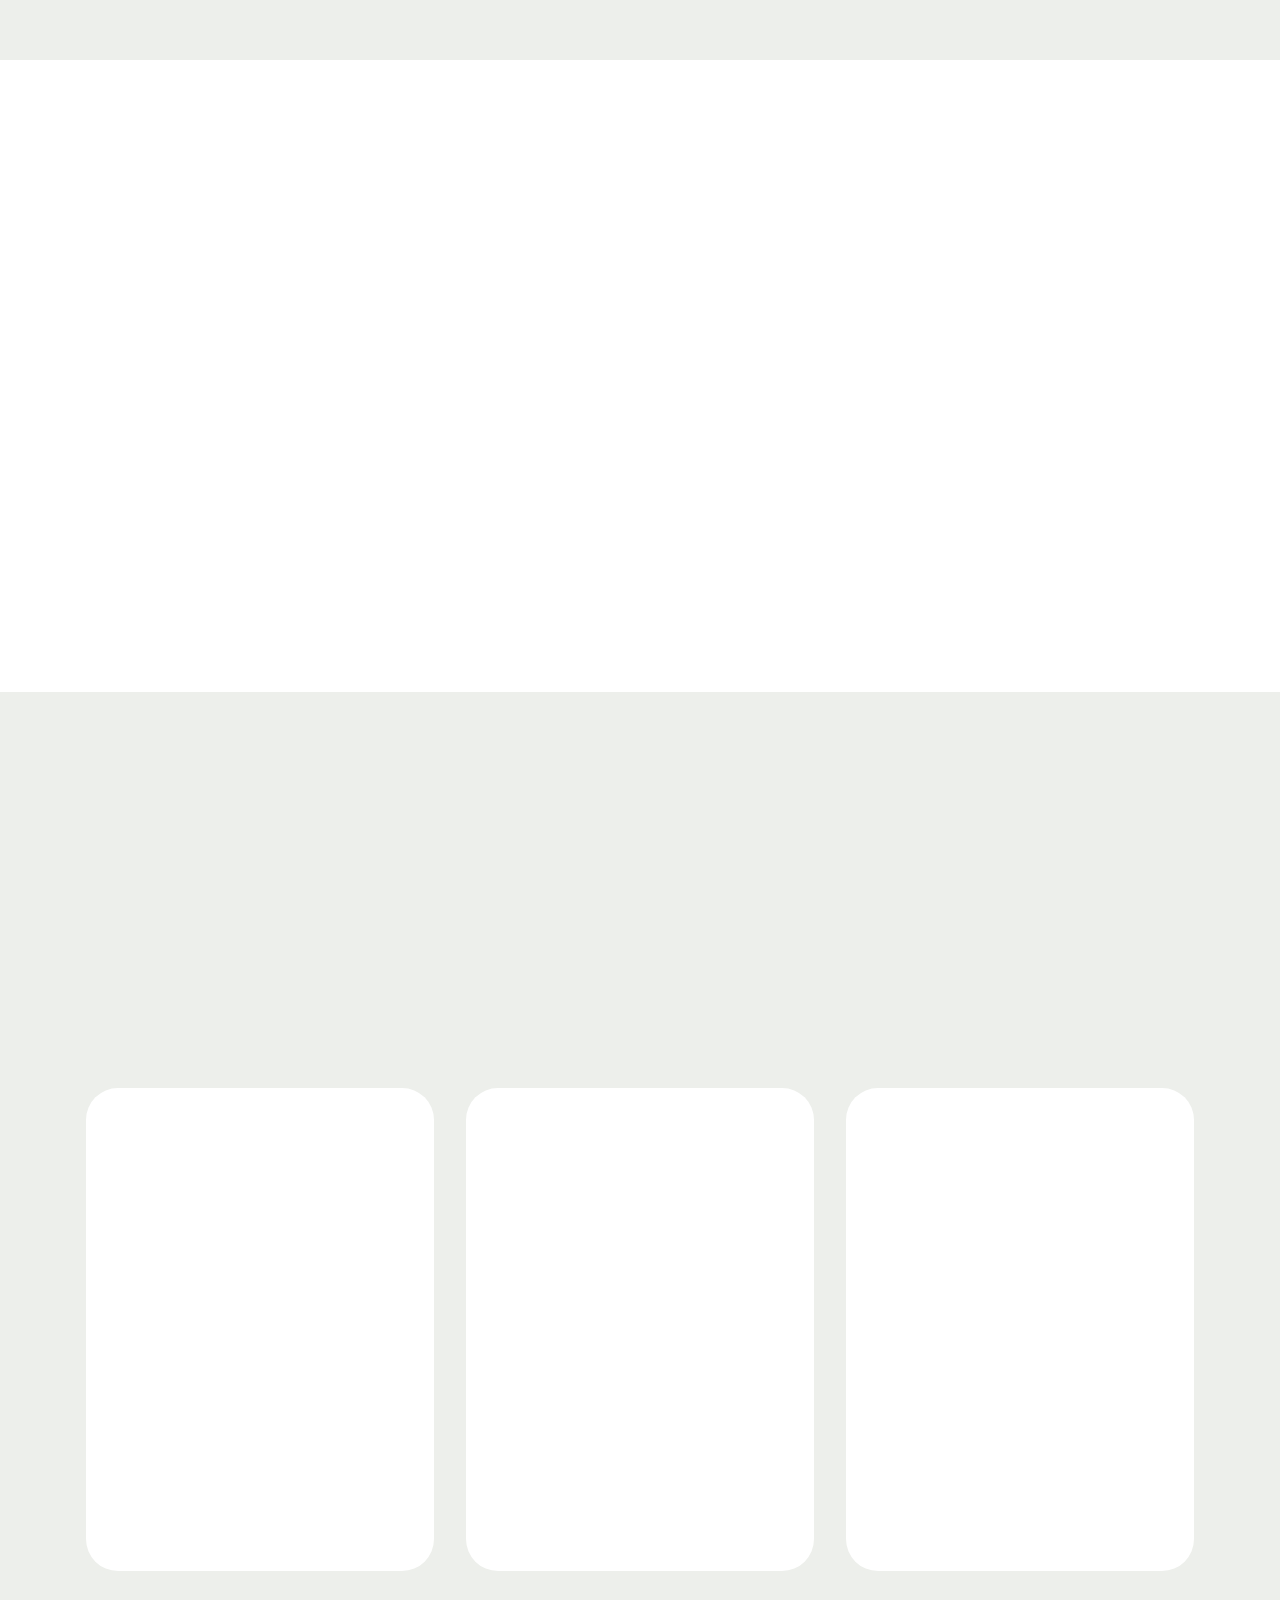
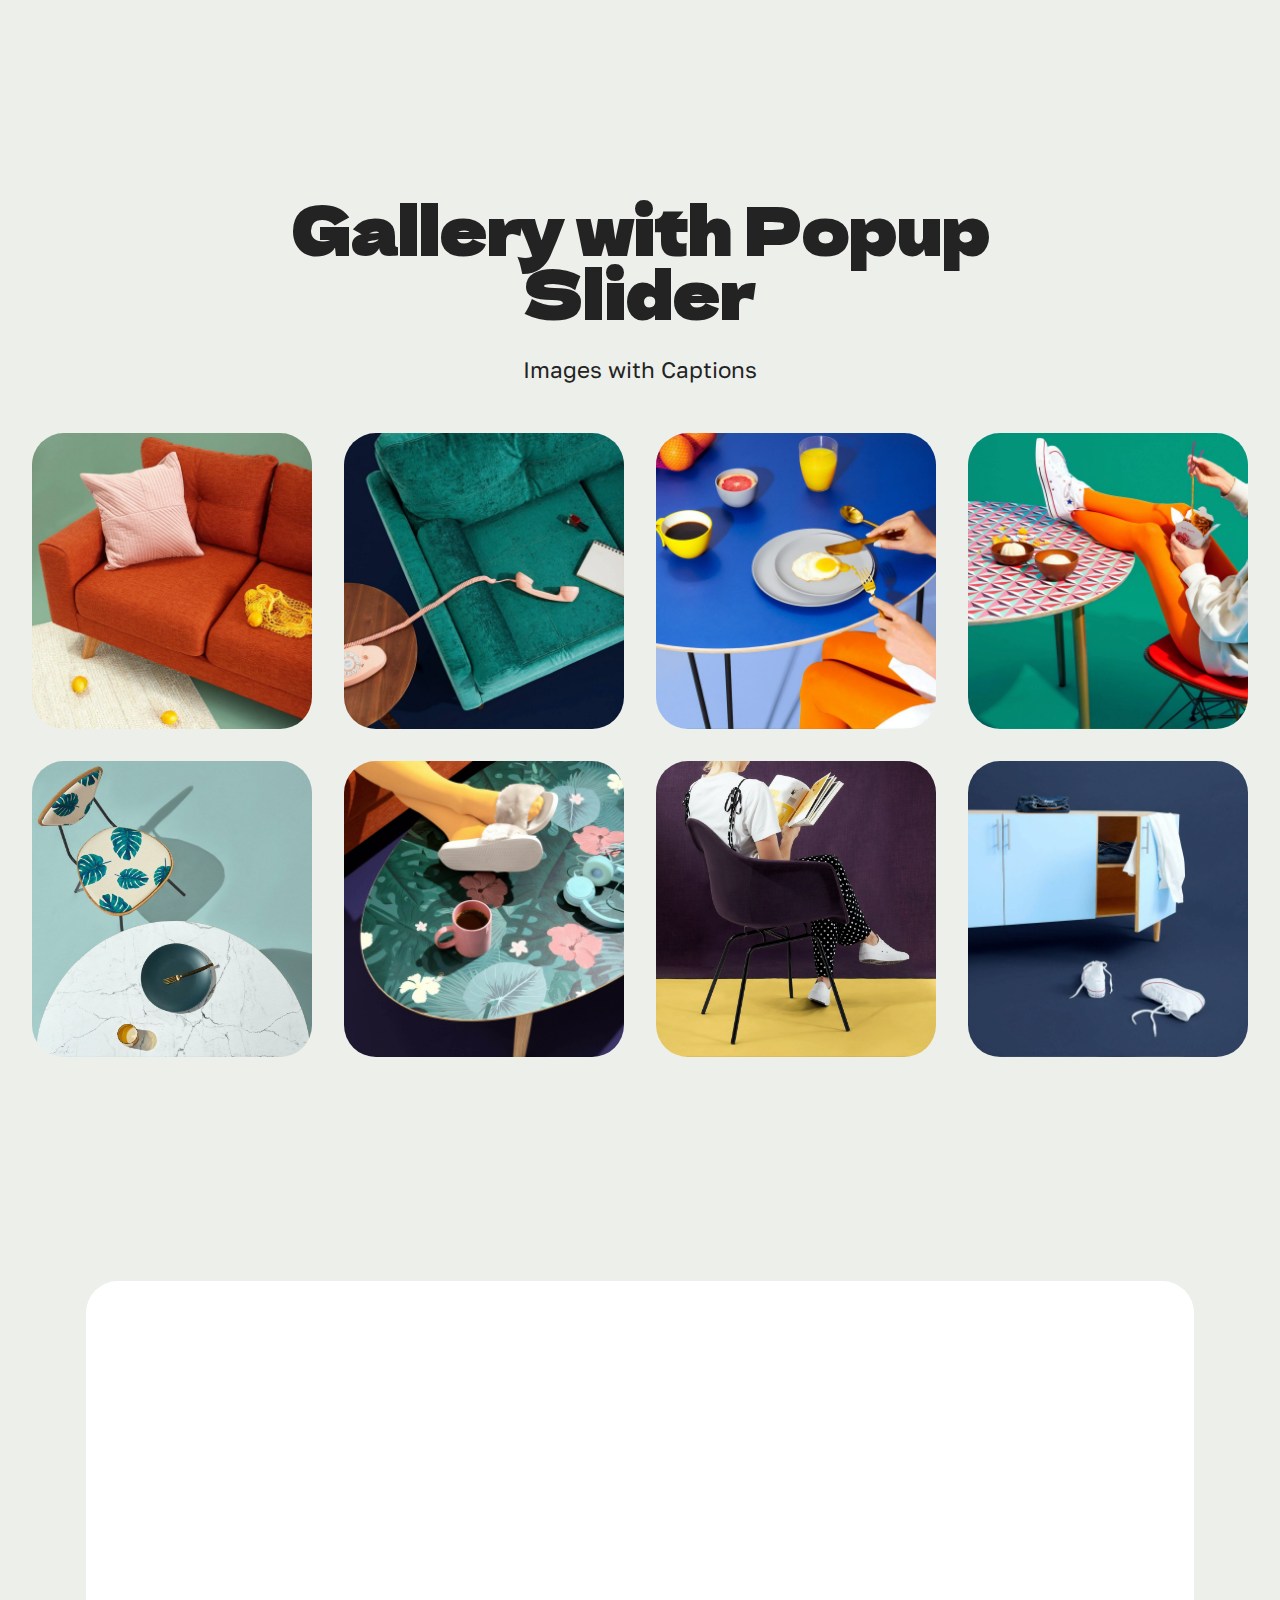
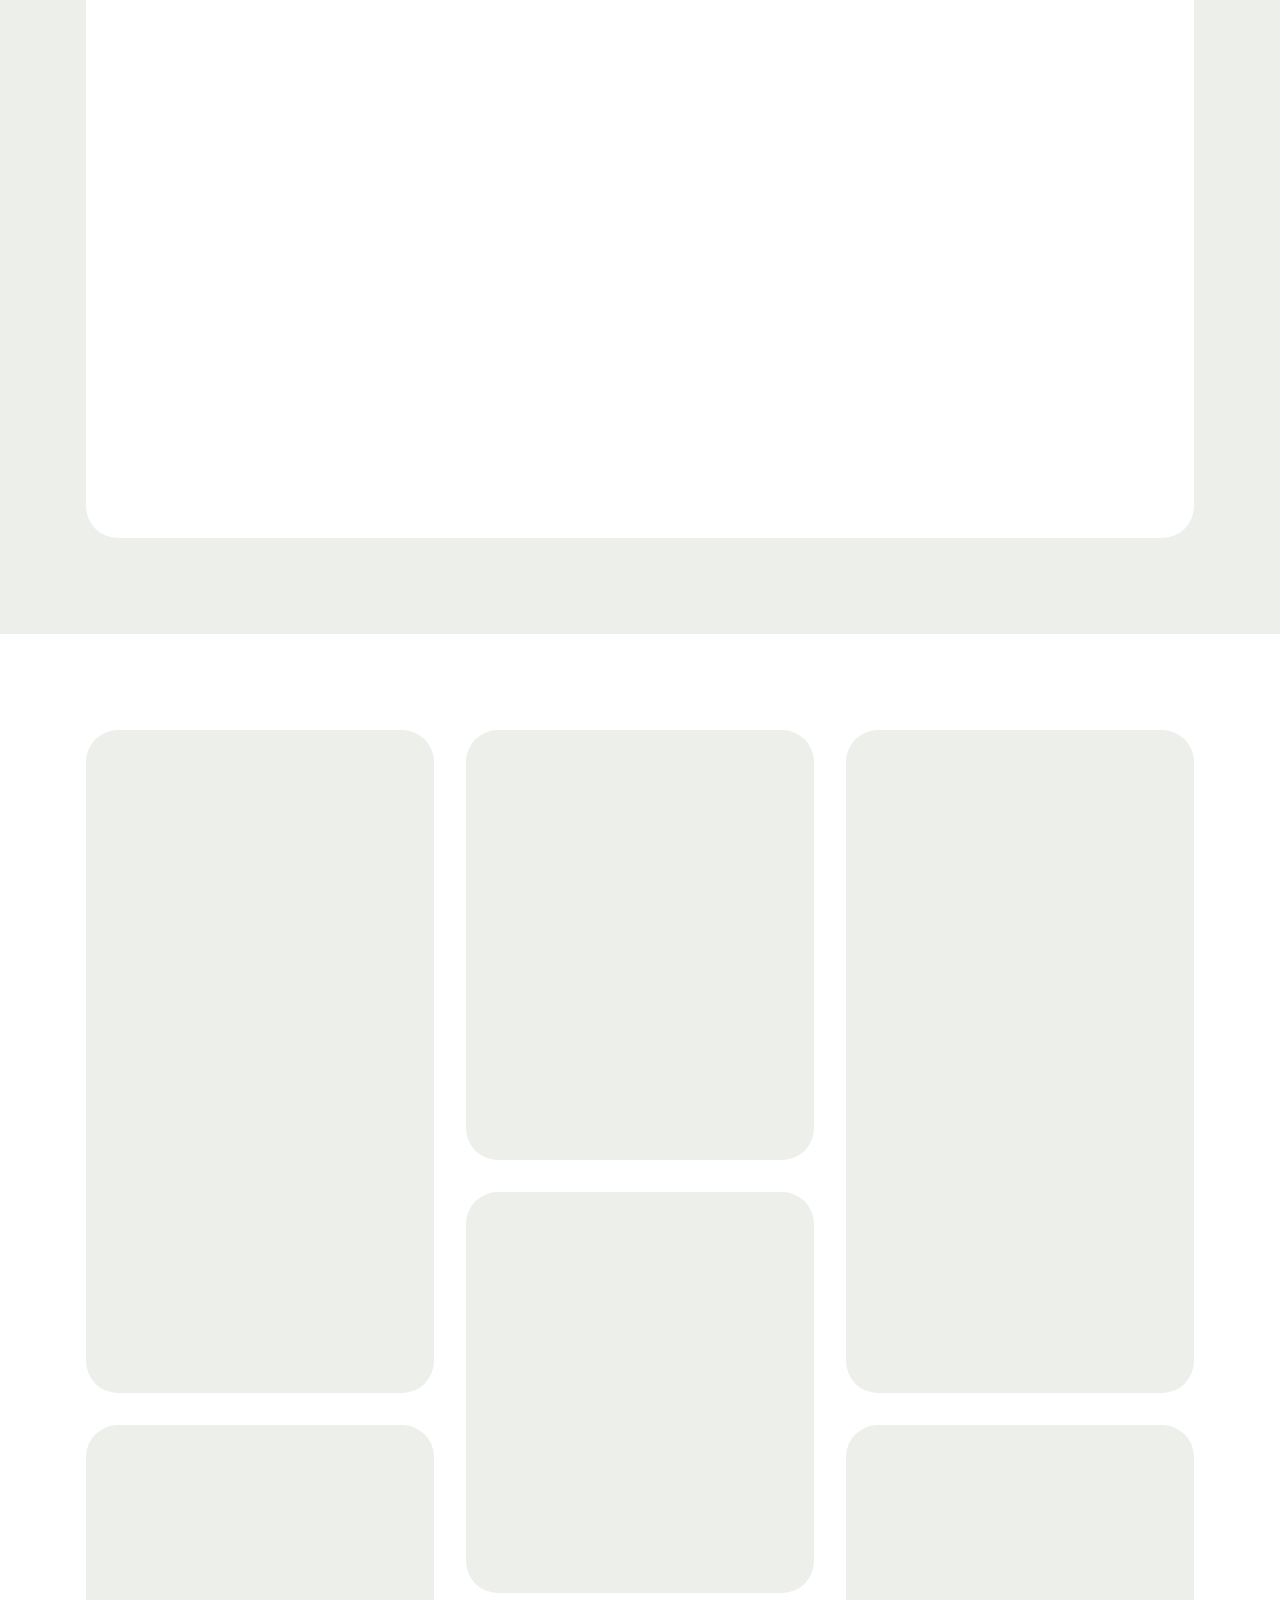
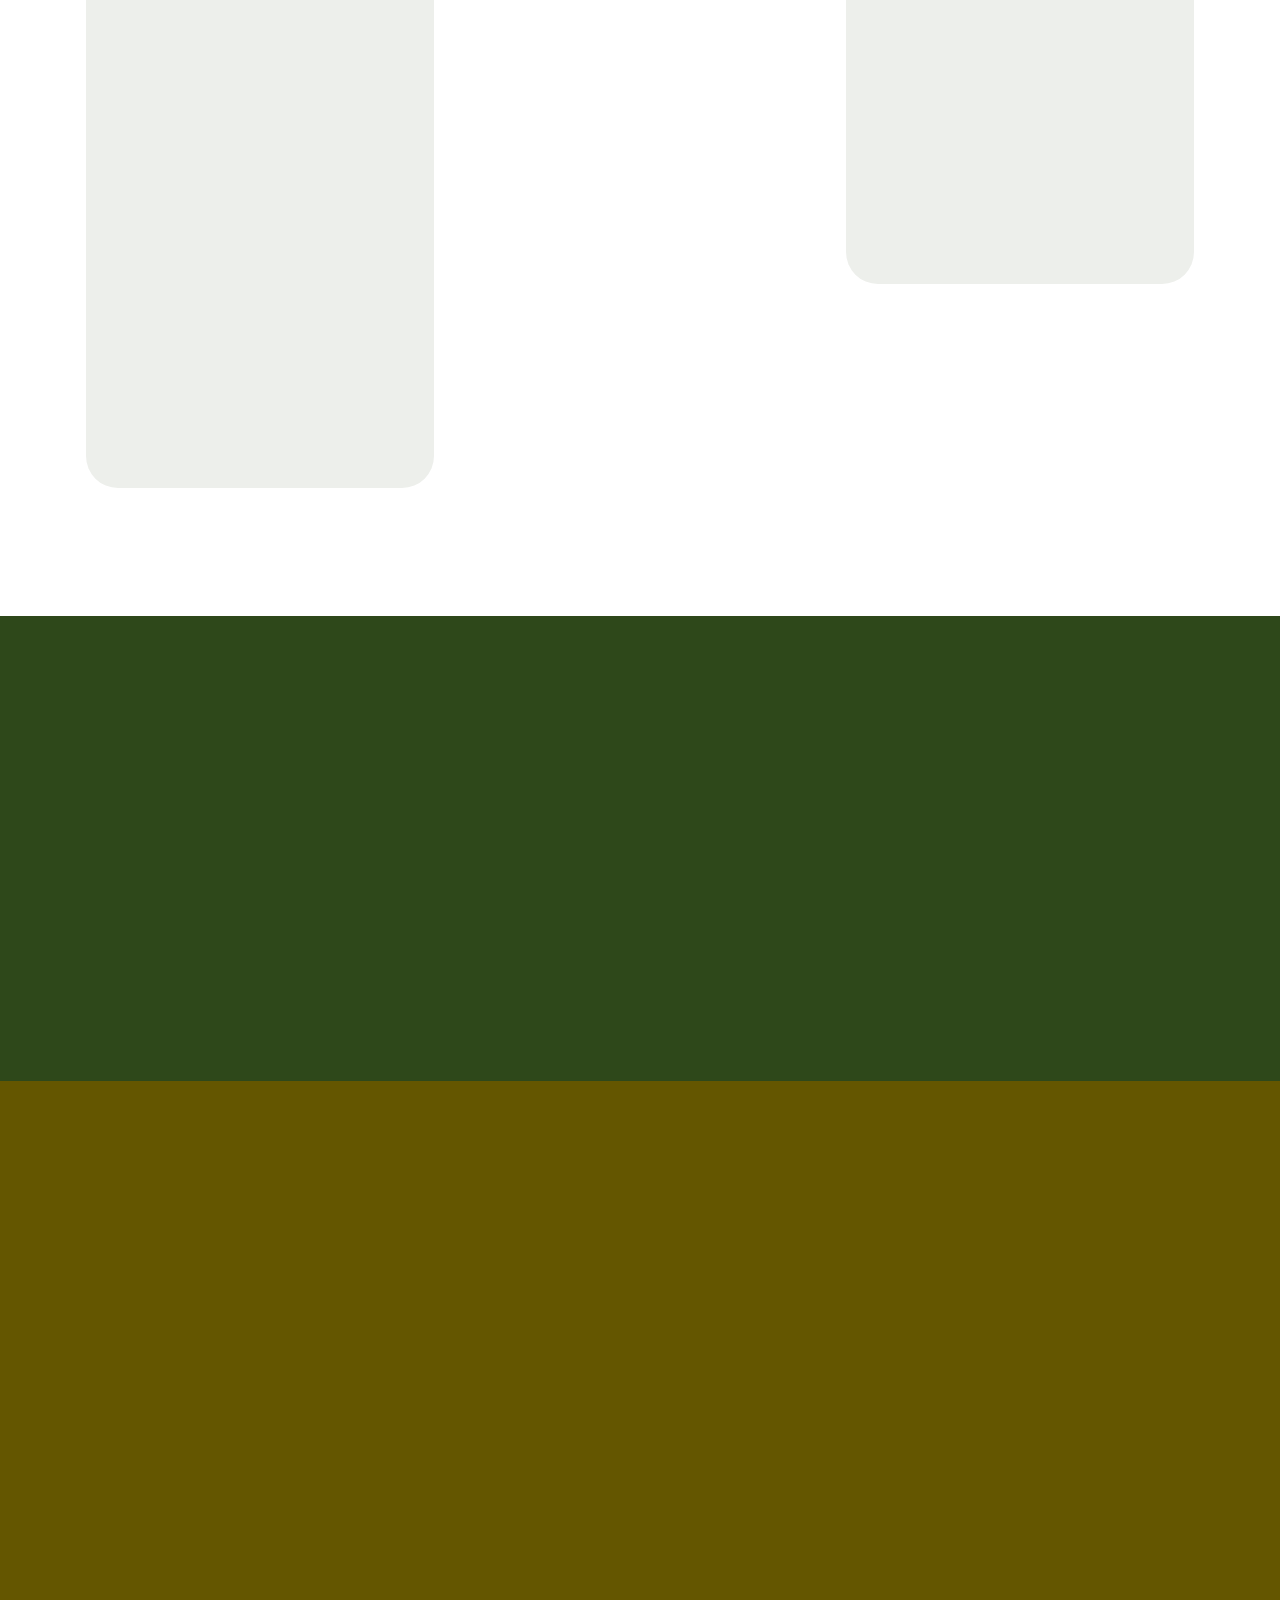
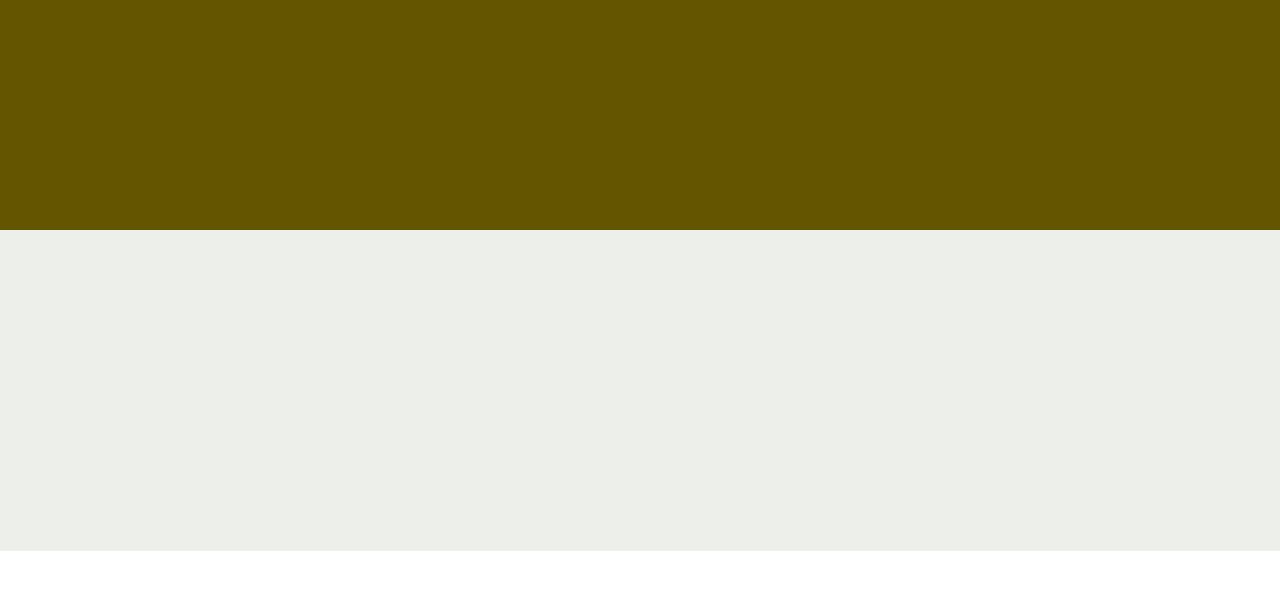
<file: Services.html>
<!DOCTYPE html>
<html  >
<head>
  <!-- Site made with Mobirise Website Builder v5.9.6, https://mobirise.com -->
  <meta charset="UTF-8">
  <meta http-equiv="X-UA-Compatible" content="IE=edge">
  <meta name="generator" content="Mobirise v5.9.6, mobirise.com">
  <meta name="viewport" content="width=device-width, initial-scale=1, minimum-scale=1">
  <link rel="shortcut icon" href="assets/images/logo.png" type="image/x-icon">
  <meta name="description" content="">
  
  
  <title>Services</title>
  <link rel="stylesheet" href="assets/web/assets/mobirise-icons2/mobirise2.css">
  <link rel="stylesheet" href="assets/bootstrap/css/bootstrap.min.css">
  <link rel="stylesheet" href="assets/bootstrap/css/bootstrap-grid.min.css">
  <link rel="stylesheet" href="assets/bootstrap/css/bootstrap-reboot.min.css">
  <link rel="stylesheet" href="assets/animatecss/animate.css">
  <link rel="stylesheet" href="assets/dropdown/css/style.css">
  <link rel="stylesheet" href="assets/socicon/css/styles.css">
  <link rel="stylesheet" href="assets/theme/css/style.css">
  <link rel="stylesheet" href="assets/gallery/style.css">
  <link rel="preload" href="https://fonts.googleapis.com/css?family=Dela+Gothic+One:400&display=swap" as="style" onload="this.onload=null;this.rel='stylesheet'">
  <noscript><link rel="stylesheet" href="https://fonts.googleapis.com/css?family=Dela+Gothic+One:400&display=swap"></noscript>
  <link rel="preload" href="https://fonts.googleapis.com/css?family=Golos+Text:400,500,600,700,800,900&display=swap" as="style" onload="this.onload=null;this.rel='stylesheet'">
  <noscript><link rel="stylesheet" href="https://fonts.googleapis.com/css?family=Golos+Text:400,500,600,700,800,900&display=swap"></noscript>
  <link rel="preload" as="style" href="assets/mobirise/css/mbr-additional.css"><link rel="stylesheet" href="assets/mobirise/css/mbr-additional.css" type="text/css">

  
  
  
</head>
<body>
  
  <section data-bs-version="5.1" class="menu menu1 cid-tR4N6vSPnd" once="menu" id="menu01-u">
	

	<nav class="navbar navbar-dropdown navbar-fixed-top navbar-expand-lg">
		<div class="container">
			<div class="navbar-brand">
				<span class="navbar-logo">
					<a href="index.html">
						<img src="assets/images/logo.png" alt="Mobirise Website Builder" style="height: 3rem;">
					</a>
				</span>
				<span class="navbar-caption-wrap"><a class="navbar-caption text-black text-primary display-4" href="index.html">Ukesh</a></span>
			</div>
			<button class="navbar-toggler" type="button" data-toggle="collapse" data-bs-toggle="collapse" data-target="#navbarSupportedContent" data-bs-target="#navbarSupportedContent" aria-controls="navbarNavAltMarkup" aria-expanded="false" aria-label="Toggle navigation">
				<div class="hamburger">
					<span></span>
					<span></span>
					<span></span>
					<span></span>
				</div>
			</button>
			<div class="collapse navbar-collapse" id="navbarSupportedContent">
				<ul class="navbar-nav nav-dropdown" data-app-modern-menu="true"><li class="nav-item">
						<a class="nav-link link text-black text-primary display-4" href="About.html">About</a>
					</li>
					<li class="nav-item">
						<a class="nav-link link text-black text-primary display-4" href="Services.html" aria-expanded="false">Services</a>
					</li>
					<li class="nav-item">
						<a class="nav-link link text-black text-primary display-4" href="Contact.html">Contacts</a>
					</li><li class="nav-item"><a class="nav-link link text-black text-primary display-4" href="portfolio.html">Portfolio</a></li></ul>
				
				<div class="navbar-buttons mbr-section-btn"><a class="btn btn-success display-4" href="https://mobiri.se"> Start Now!</a></div>
			</div>
		</div>
	</nav>
</section>

<section data-bs-version="5.1" class="slider3 cid-tR4V4QYJtK" id="slider03-10">
    
    <div class="carousel slide" id="tR55llaNZr" data-interval="5000" data-bs-interval="5000">
        <ol class="carousel-indicators">
            <li data-slide-to="0" data-bs-slide-to="0" class="active" data-target="#tR55llaNZr" data-bs-target="#tR55llaNZr"></li>
            <li data-slide-to="1" data-bs-slide-to="1" data-target="#tR55llaNZr" data-bs-target="#tR55llaNZr"></li>
            <li data-slide-to="2" data-bs-slide-to="2" data-target="#tR55llaNZr" data-bs-target="#tR55llaNZr"></li>
        </ol>
        <div class="carousel-inner">
            <div class="carousel-item slider-image item active">
                <div class="item-wrapper">
                    <img class="d-block w-100" src="assets/images/background18.jpg" alt="Mobirise Website Builder">
                    
                    <div class="carousel-caption">
                        <h5 class="mbr-section-subtitle mbr-fonts-style mb-3 display-5">
                            <strong>Full-Width Slider</strong>
                        </h5>
                        <p class="mbr-section-text mbr-fonts-style mb-4 display-7">Click on the image to edit slides.</p>
                        <div class="mbr-section-btn mb-5">
						<a class="btn btn-primary display-7" href="https://mobiri.se">Get started</a>
					</div>     
                    </div>
                </div>
            </div>
            <div class="carousel-item slider-image item">
                <div class="item-wrapper">
                    <img class="d-block w-100" src="assets/images/background16.jpg" alt="Mobirise Website Builder">
                    
                    <div class="carousel-caption">
                        <h5 class="mbr-section-subtitle mbr-fonts-style mb-3 display-5">
                            <strong>Full-Width Slider</strong>
                        </h5>
                        <p class="mbr-section-text mbr-fonts-style mb-4 display-7">Click on the image to edit slides.</p>
                        <div class="mbr-section-btn mb-5">
						<a class="btn btn-primary display-7" href="https://mobiri.se">Get started</a>
					</div>     
                    </div>
                </div>
            </div>
            <div class="carousel-item slider-image item">
                <div class="item-wrapper">
                    <img class="d-block w-100" src="assets/images/background19.jpg" alt="Mobirise Website Builder">
                    
                    <div class="carousel-caption">
                        <h5 class="mbr-section-subtitle mbr-fonts-style mb-3 display-5">
                            <strong>Full-Width Slider</strong>
                        </h5>
                        <p class="mbr-section-text mbr-fonts-style mb-4 display-7">Click on the image to edit slides.</p>
                        <div class="mbr-section-btn mb-5">
						<a class="btn btn-primary display-7" href="https://mobiri.se">Get started</a>
					</div>     
                    </div>
                </div>
            </div>
        </div>
        <a class="carousel-control carousel-control-prev" role="button" data-slide="prev" data-bs-slide="prev" href="#tR55llaNZr">
            <span class="mobi-mbri mobi-mbri-arrow-prev" aria-hidden="true"></span>
            <span class="sr-only visually-hidden">Previous</span>
        </a>
        <a class="carousel-control carousel-control-next" role="button" data-slide="next" data-bs-slide="next" href="#tR55llaNZr">
            <span class="mobi-mbri mobi-mbri-arrow-next" aria-hidden="true"></span>
            <span class="sr-only visually-hidden">Next</span>
        </a>
    </div>
</section>

<section data-bs-version="5.1" class="gallery1 mbr-gallery cid-tR4V0ZVLXR" id="gallery02-x">
    

    
    

    <div class="container-fluid">
        <div class="row justify-content-center">
            <div class="col-12 content-head">
                <div class="mbr-section-head mb-5">
                    <h3 class="mbr-section-title mbr-fonts-style align-center m-0 display-2"><strong>Gallery with Masonry Grid</strong></h3>
                    <h4 class="mbr-section-subtitle mbr-fonts-style align-center mb-0 mt-4 display-7">Use images of different sizes in the block</h4>
                </div>
            </div>
        </div>
        <div class="row mbr-gallery mbr-masonry" data-masonry="{&quot;percentPosition&quot;: true }">
            <div class="col-12 col-md-6 col-lg-3 item gallery-image">
                <div class="item-wrapper" data-toggle="modal" data-bs-toggle="modal" data-target="#tR55lnlf2w-modal" data-bs-target="#tR55lnlf2w-modal">
                    <img class="w-100" src="assets/images/gallery03.jpg" alt="Mobirise Website Builder" data-slide-to="0" data-bs-slide-to="0" data-target="#lb-tR55lnlf2w" data-bs-target="#lb-tR55lnlf2w">
                    <div class="icon-wrapper">
                        <span class="mobi-mbri mobi-mbri-search mbr-iconfont mbr-iconfont-btn"></span>
                    </div>
                </div>
                
            </div>
            <div class="col-12 col-md-6 col-lg-3 item gallery-image">
                <div class="item-wrapper" data-toggle="modal" data-bs-toggle="modal" data-target="#tR55lnlf2w-modal" data-bs-target="#tR55lnlf2w-modal">
                    <img class="w-100" src="assets/images/gallery13.jpg" alt="Mobirise Website Builder" data-slide-to="1" data-bs-slide-to="1" data-target="#lb-tR55lnlf2w" data-bs-target="#lb-tR55lnlf2w">
                    <div class="icon-wrapper">
                        <span class="mobi-mbri mobi-mbri-search mbr-iconfont mbr-iconfont-btn"></span>
                    </div>
                </div>
                
            </div>
            <div class="col-12 col-md-6 col-lg-3 item gallery-image">
                <div class="item-wrapper" data-toggle="modal" data-bs-toggle="modal" data-target="#tR55lnlf2w-modal" data-bs-target="#tR55lnlf2w-modal">
                    <img class="w-100" src="assets/images/gallery10.jpg" alt="Mobirise Website Builder" data-slide-to="2" data-bs-slide-to="2" data-target="#lb-tR55lnlf2w" data-bs-target="#lb-tR55lnlf2w">
                    <div class="icon-wrapper">
                        <span class="mobi-mbri mobi-mbri-search mbr-iconfont mbr-iconfont-btn"></span>
                    </div>
                </div>
                
            </div>
            <div class="col-12 col-md-6 col-lg-3 item gallery-image">
                <div class="item-wrapper" data-toggle="modal" data-bs-toggle="modal" data-target="#tR55lnlf2w-modal" data-bs-target="#tR55lnlf2w-modal">
                    <img class="w-100" src="assets/images/gallery08.jpg" alt="Mobirise Website Builder" data-slide-to="3" data-bs-slide-to="3" data-target="#lb-tR55lnlf2w" data-bs-target="#lb-tR55lnlf2w">
                    <div class="icon-wrapper">
                        <span class="mobi-mbri mobi-mbri-search mbr-iconfont mbr-iconfont-btn"></span>
                    </div>
                </div>
                
            </div>
            <div class="col-12 col-md-6 col-lg-3 item gallery-image">
                <div class="item-wrapper" data-toggle="modal" data-bs-toggle="modal" data-target="#tR55lnlf2w-modal" data-bs-target="#tR55lnlf2w-modal">
                    <img class="w-100" src="assets/images/gallery06.jpg" alt="Mobirise Website Builder" data-slide-to="4" data-bs-slide-to="4" data-target="#lb-tR55lnlf2w" data-bs-target="#lb-tR55lnlf2w">
                    <div class="icon-wrapper">
                        <span class="mobi-mbri mobi-mbri-search mbr-iconfont mbr-iconfont-btn"></span>
                    </div>
                </div>
                
            </div>
            <div class="col-12 col-md-6 col-lg-3 item gallery-image">
                <div class="item-wrapper" data-toggle="modal" data-bs-toggle="modal" data-target="#tR55lnlf2w-modal" data-bs-target="#tR55lnlf2w-modal">
                    <img class="w-100" src="assets/images/gallery02.jpg" alt="Mobirise Website Builder" data-slide-to="5" data-bs-slide-to="5" data-target="#lb-tR55lnlf2w" data-bs-target="#lb-tR55lnlf2w">
                    <div class="icon-wrapper">
                        <span class="mobi-mbri mobi-mbri-search mbr-iconfont mbr-iconfont-btn"></span>
                    </div>
                </div>
                
            </div>
            <div class="col-12 col-md-6 col-lg-3 item gallery-image">
                <div class="item-wrapper" data-toggle="modal" data-bs-toggle="modal" data-target="#tR55lnlf2w-modal" data-bs-target="#tR55lnlf2w-modal">
                    <img class="w-100" src="assets/images/gallery01.jpg" alt="Mobirise Website Builder" data-slide-to="6" data-bs-slide-to="6" data-target="#lb-tR55lnlf2w" data-bs-target="#lb-tR55lnlf2w">
                    <div class="icon-wrapper">
                        <span class="mobi-mbri mobi-mbri-search mbr-iconfont mbr-iconfont-btn"></span>
                    </div>
                </div>
                
            </div>
        </div>

        <div class="modal mbr-slider" tabindex="-1" role="dialog" aria-hidden="true" id="tR55lnlf2w-modal">
            <div class="modal-dialog" role="document">
                <div class="modal-content">
                    <div class="modal-body">
                        <div class="carousel slide" id="lb-tR55lnlf2w" data-interval="5000" data-bs-interval="5000">
                            <div class="carousel-inner">
                                <div class="carousel-item active">
                                    <img class="d-block w-100" src="assets/images/gallery03.jpg" alt="Mobirise Website Builder">
                                </div>
                                <div class="carousel-item">
                                    <img class="d-block w-100" src="assets/images/gallery13.jpg" alt="Mobirise Website Builder">
                                </div>
                                <div class="carousel-item">
                                    <img class="d-block w-100" src="assets/images/gallery10.jpg" alt="Mobirise Website Builder">
                                </div>
                                <div class="carousel-item">
                                    <img class="d-block w-100" src="assets/images/gallery08.jpg" alt="Mobirise Website Builder">
                                </div>
                                <div class="carousel-item">
                                    <img class="d-block w-100" src="assets/images/gallery06.jpg" alt="Mobirise Website Builder">
                                </div>
                                <div class="carousel-item">
                                    <img class="d-block w-100" src="assets/images/gallery02.jpg" alt="Mobirise Website Builder">
                                </div>
                                <div class="carousel-item">
                                    <img class="d-block w-100" src="assets/images/gallery01.jpg" alt="Mobirise Website Builder">
                                </div>
                            </div>
                            <ol class="carousel-indicators">
                                <li data-slide-to="0" data-bs-slide-to="0" class="active" data-target="#lb-tR55lnlf2w" data-bs-target="#lb-tR55lnlf2w"></li>
                                <li data-slide-to="1" data-bs-slide-to="1" data-target="#lb-tR55lnlf2w" data-bs-target="#lb-tR55lnlf2w"></li>
                                <li data-slide-to="2" data-bs-slide-to="2" data-target="#lb-tR55lnlf2w" data-bs-target="#lb-tR55lnlf2w"></li>
                                <li data-slide-to="3" data-bs-slide-to="3" data-target="#lb-tR55lnlf2w" data-bs-target="#lb-tR55lnlf2w"></li>
                                <li data-slide-to="4" data-bs-slide-to="4" data-target="#lb-tR55lnlf2w" data-bs-target="#lb-tR55lnlf2w"></li>
                                <li data-slide-to="5" data-bs-slide-to="5" data-target="#lb-tR55lnlf2w" data-bs-target="#lb-tR55lnlf2w"></li>
                                <li data-slide-to="6" data-bs-slide-to="6" data-target="#lb-tR55lnlf2w" data-bs-target="#lb-tR55lnlf2w"></li>
                            </ol>
                            <a role="button" href="" class="close" data-dismiss="modal" data-bs-dismiss="modal" aria-label="Close">
                            </a>
                            <a class="carousel-control-prev carousel-control" role="button" data-slide="prev" data-bs-slide="prev" href="#lb-tR55lnlf2w">
                                <span class="mobi-mbri mobi-mbri-arrow-prev" aria-hidden="true"></span>
                                <span class="sr-only visually-hidden">Previous</span>
                            </a>
                            <a class="carousel-control-next carousel-control" role="button" data-slide="next" data-bs-slide="next" href="#lb-tR55lnlf2w">
                                <span class="mobi-mbri mobi-mbri-arrow-next" aria-hidden="true"></span>
                                <span class="sr-only visually-hidden">Next</span>
                            </a>
                        </div>
                    </div>
                </div>
            </div>
        </div>
    </div>
</section>

<section data-bs-version="5.1" class="article05 cid-tR4VasFBBh" id="article05-11">
  

  
  

  <div class="container">
    <div class="row justify-content-center align-items-center">
      <div class="col-12">
        <div class="card-wrapper">
          <div class="row">
            <div class="col-12 col-md-12 col-lg-5 image-wrapper">
              <img class="w-100" src="assets/images/shop4.jpg" alt="Mobirise Website Builder">
            </div>
            <div class="col-12 col-lg col-md-12">
              <div class="text-wrapper align-left">
                <h1 class="mbr-section-title mbr-fonts-style mb-4 display-2">
                  <strong>Begin your creative journey today</strong>
                </h1>
                <p class="mbr-text mbr-fonts-style mb-4 display-7">
                  Lorem ipsum dolor sit amet, consectetur adipiscing elit. Donec
                  egestas massa vel nulla gravida pulvinar. Pellentesque
                  habitant morbi.<br>
                </p>
                <div class="mbr-section-btn mt-3">
                  <a class="btn btn-lg btn-black display-7" href="https://mobiri.se">Get started</a>
                </div>
              </div>
            </div>
          </div>
        </div>
      </div>
    </div>
  </div>
</section>

<section data-bs-version="5.1" class="features19 cid-tR4VqEZLxv" id="features019-15">
	

	
	
	<div class="container">
		<div class="row justify-content-center">
			<div class="col-12 mb-5 content-head">
				<h3 class="mbr-section-title mbr-fonts-style align-center mb-0 display-2">
					<strong>Our Features</strong>
				</h3>
				<h5 class="mbr-section-subtitle mbr-fonts-style align-center mb-0 mt-4 display-7">
					Lorem ipsum dolor sit amet, consectetur adipiscing elit. Praesent vitae erat. Integer aliquam, lorem
					vitae dapibus sollicitudin, nibh nisl egestas enim, ut dapibus odio augue tempus venenatis mi
					semper.
				</h5>
			</div>
		</div>
		<div class="row">
			<div class="item features-without-image col-12 col-lg-4">
				<div class="item-wrapper">
					<div class="card-box align-left">
						<div class="img-wrapper mb-3">
							<img class="" src="assets/images/shop1.jpg">
						</div>
						<h5 class="card-title mbr-fonts-style display-5">
							<strong>Creation</strong>
						</h5>
						<p class="card-text mbr-fonts-style display-7">
							Lorem ipsum dolor sit amet, consectetur adipiscing elit. Praesent vitae erat. Integer
							aliquam, lorem vitae dapibus sollicitudin, nibh&nbsp;</p>
					</div>
				</div>
			</div>
			<div class="item features-without-image col-12 col-lg-4">
				<div class="item-wrapper">
					<div class="card-box align-left">
						<div class="img-wrapper mb-3">
							<img class="" src="assets/images/shop2.jpg">
						</div>
						<h5 class="card-title mbr-fonts-style display-5">
							<strong>Promotion</strong>
						</h5>
						<p class="card-text mbr-fonts-style display-7">
							Lorem ipsum dolor sit amet, consectetur adipiscing elit. Praesent vitae erat. Integer
							aliquam, lorem vitae dapibus sollicitudin, nibh nisl egestas enim, ut d</p>
					</div>
				</div>
			</div>
			<div class="item features-without-image col-12 col-lg-4">
				<div class="item-wrapper">
					<div class="card-box align-left">
						<div class="img-wrapper mb-3">
							<img class="" src="assets/images/shop3.jpg">
						</div>
						<h5 class="card-title mbr-fonts-style display-5">
							<strong>Branding</strong>
						</h5>
						<p class="card-text mbr-fonts-style display-7">
							Lorem ipsum dolor sit amet, consectetur adipiscing elit. Praesent vitae erat. Integer
							aliquam, lorem vitae dapibus sollicitudin, nibh nisl egestas enim, ut&nbsp;</p>
					</div>
				</div>
			</div>
		</div>
	</div>
</section>

<section data-bs-version="5.1" class="features13 cid-tR4VsTxzQA" id="features013-16">
    
    
    <div class="container-fluid">
      <div class="row justify-content-center">
        <div class="col-12 content-head">
          
        </div>
      </div>
      <div class="row">
        <div class="item features-image mb-4 col-6 col-md-4 col-lg-2">
          <div class="item-wrapper">
            <div class="item-img mb-3">
              <img src="assets/images/shop1.jpg" alt="Mobirise Website Builder" title="" data-slide-to="0" data-bs-slide-to="0">
            </div>
            <div class="item-content align-left">
              <h5 class="item-title mbr-fonts-style mb-3 display-7">
                <strong>Phone Cases</strong>
              </h5>
              
              
            </div>
            
          </div>
        </div>
        <div class="item features-image mb-4 col-6 col-md-4 col-lg-2">
          <div class="item-wrapper">
            <div class="item-img mb-3">
              <img src="assets/images/shop2.jpg" alt="Mobirise Website Builder" title="" data-slide-to="1" data-bs-slide-to="1">
            </div>
            <div class="item-content align-left">
              <h5 class="item-title mbr-fonts-style mb-3 display-7">
                <strong>Creators</strong>
              </h5>
              
              
            </div>
            
          </div>
        </div>
        <div class="item features-image mb-4 col-6 col-md-4 col-lg-2">
          <div class="item-wrapper">
            <div class="item-img mb-3">
              <img src="assets/images/shop3.jpg" alt="Mobirise Website Builder" title="" data-slide-to="2" data-bs-slide-to="2">
            </div>
            <div class="item-content align-left">
              <h5 class="item-title mbr-fonts-style mb-3 display-7">
                <strong>Eco-Friendly Crafts</strong>
              </h5>
              
              
            </div>
            
          </div>
        </div>
        <div class="item features-image mb-4 col-6 col-md-4 col-lg-2">
          <div class="item-wrapper">
            <div class="item-img mb-3">
              <img src="assets/images/shop4.jpg" alt="Mobirise Website Builder" title="" data-slide-to="3" data-bs-slide-to="3">
            </div>
            <div class="item-content align-left">
              <h5 class="item-title mbr-fonts-style mb-3 display-7">
                <strong>Jewelry</strong>
              </h5>
              
              
            </div>
            
          </div>
        </div>
        <div class="item features-image mb-4 col-6 col-md-4 col-lg-2">
          <div class="item-wrapper">
            <div class="item-img mb-3">
              <img src="assets/images/shop5.jpg" alt="Mobirise Website Builder" title="" data-slide-to="4" data-bs-slide-to="4">
            </div>
            <div class="item-content align-left">
              <h5 class="item-title mbr-fonts-style mb-3 display-7">
                <strong>Wooden Crafts</strong>
              </h5>
              
              
            </div>
            
          </div>
        </div>
        <div class="item features-image mb-4 col-6 col-md-4 col-lg-2">
          <div class="item-wrapper">
            <div class="item-img mb-3">
              <img src="assets/images/shop6.jpg" alt="Mobirise Website Builder" title="" data-slide-to="5" data-bs-slide-to="5">
            </div>
            <div class="item-content align-left">
              <h5 class="item-title mbr-fonts-style mb-3 display-7">
                <strong>Embroidery</strong>
              </h5>
              
              
            </div>
            
          </div>
        </div>
      </div>
    </div>
  </section>

<section data-bs-version="5.1" class="slider4 mbr-embla cid-tR4V3nhiK0" id="slider04-z">
    

    
    
    <div class="container-fluid">
        <div class="row mb-5 justify-content-center">
			<div class="col-12 content-head">
				<h3 class="mbr-section-title mbr-fonts-style align-center mb-0 display-2">
					<strong>Fixed-Height Slider</strong>
				</h3>
				<h5 class="mbr-section-subtitle mbr-fonts-style align-center mb-0 mt-4 display-7">
                    Carousel with Multiple Items
				</h5>
			</div>
		</div>
        <div class="row">
            <div class="col-12">
                <div class="embla position-relative" data-skip-snaps="true" data-align="center" data-contain-scroll="trimSnaps" data-loop="true" data-auto-play-interval="5" data-draggable="true">
                    <div class="embla__viewport">
                        <div class="embla__container">
                            <div class="embla__slide slider-image item" style="margin-left: 1rem; margin-right: 1rem;">
                                <a href="#">
                                    <div class="slide-content">
                                        <div class="item-img">
                                            <div class="item-wrapper">
                                                <img src="assets/images/gallery01.jpg" alt="Mobirise Website Builder" title="">
                                            </div>
                                        </div>
                                    </div>
                                </a>
                            </div>
                            <div class="embla__slide slider-image item" style="margin-left: 1rem; margin-right: 1rem;">
                                <a href="#">
                                    <div class="slide-content">
                                        <div class="item-img">
                                            <div class="item-wrapper">
                                                <img src="assets/images/gallery02.jpg" alt="Mobirise Website Builder" title="">
                                            </div>
                                        </div>
                                    </div>
                                </a>
                            </div>
                            <div class="embla__slide slider-image item" style="margin-left: 1rem; margin-right: 1rem;">
                                <a href="#">
                                    <div class="slide-content">
                                        <div class="item-img">
                                            <div class="item-wrapper">
                                                <img src="assets/images/gallery03.jpg" alt="Mobirise Website Builder" title="">
                                            </div>
                                        </div>
                                    </div>
                                </a>
                            </div>
                            <div class="embla__slide slider-image item" style="margin-left: 1rem; margin-right: 1rem;">
                                <a href="#">
                                    <div class="slide-content">
                                        <div class="item-img">
                                            <div class="item-wrapper">
                                                <img src="assets/images/gallery04.jpg" alt="Mobirise Website Builder" title="">
                                            </div>
                                        </div>
                                    </div>
                                </a>
                            </div>
                            <div class="embla__slide slider-image item" style="margin-left: 1rem; margin-right: 1rem;">
                                <a href="#">
                                    <div class="slide-content">
                                        <div class="item-img">
                                            <div class="item-wrapper">
                                                <img src="assets/images/gallery05.jpg" alt="Mobirise Website Builder" title="">
                                            </div>
                                        </div>
                                    </div>
                                </a>
                            </div>
                        </div>
                    </div>
                    <button class="embla__button embla__button--prev">
                        <span class="mobi-mbri mobi-mbri-arrow-prev" aria-hidden="true"></span>
                        <span class="sr-only visually-hidden visually-hidden">Previous</span>
                    </button>
                    <button class="embla__button embla__button--next">
                        <span class="mobi-mbri mobi-mbri-arrow-next" aria-hidden="true"></span>
                        <span class="sr-only visually-hidden visually-hidden">Next</span>
                    </button>
                </div>
            </div>
        </div>
    </div>
</section>

<section data-bs-version="5.1" class="gallery3 cid-tR4V1P4KqU" id="gallery03-y">
    
    
    <div class="container-fluid">
      <div class="row justify-content-center">
        <div class="col-12 content-head">
          <div class="mbr-section-head mb-5">
            <h4 class="mbr-section-title mbr-fonts-style align-center mb-0 display-2">
              <strong>Gallery</strong>
            </h4>
            
          </div>
        </div>
      </div>
      <div class="row">
        <div class="item features-image mb-4 col-6 col-md-4 col-lg-3">
          <div class="item-wrapper">
            <div class="item-img mb-3">
              <img src="assets/images/shop1.jpg" alt="Mobirise Website Builder" title="" data-slide-to="0" data-bs-slide-to="0">
            </div>
            
          </div>
        </div>
        <div class="item features-image mb-4 col-6 col-md-4 col-lg-3">
          <div class="item-wrapper">
            <div class="item-img mb-3">
              <img src="assets/images/shop2.jpg" alt="Mobirise Website Builder" title="" data-slide-to="1" data-bs-slide-to="1">
            </div>
            
          </div>
        </div>
        <div class="item features-image mb-4 col-6 col-md-4 col-lg-3">
          <div class="item-wrapper">
            <div class="item-img mb-3">
              <img src="assets/images/shop3.jpg" alt="Mobirise Website Builder" title="" data-slide-to="2" data-bs-slide-to="2">
            </div>
            
          </div>
        </div>
        <div class="item features-image mb-4 col-6 col-md-4 col-lg-3">
          <div class="item-wrapper">
            <div class="item-img mb-3">
              <img src="assets/images/shop4.jpg" alt="Mobirise Website Builder" title="" data-slide-to="3" data-bs-slide-to="3">
            </div>
            
          </div>
        </div>
      </div>
    </div>
  </section>

<section data-bs-version="5.1" class="features6 cid-tR4VuH1azz" id="features06-17">
	
	
	<div class="container">
		<div class="row justify-content-center">
			<div class="col-12 content-head">
				<div class="mbr-section-head mb-5">
					<h4 class="mbr-section-title mbr-fonts-style align-center mb-0 display-2">
						<strong>Art of Content Creation</strong>
					</h4>
					
					<div class="mbr-section-btn item-footer mt-4">
						<a href="" class="btn item-btn btn-secondary display-7">Get started</a>
					</div>
				</div>
			</div>
		</div>
		<div class="row">
			<div class="item features-image col-12 col-md-6 col-lg-4">
				<div class="item-wrapper">
					<div class="item-img">
						<img src="assets/images/gallery01.jpg" alt="Mobirise Website Builder">
					</div>
					<div class="item-content">
						
						<p class="mbr-text mbr-fonts-style mt-2 display-7">
							Lorem ipsum dolor sit amet, consectetur adipiscing elit turpis .
						</p>
						
					</div>
				</div>
			</div>
			<div class="item features-image col-12 col-md-6 col-lg-4">
				<div class="item-wrapper">
					<div class="item-img">
						<img src="assets/images/gallery02.jpg" alt="Mobirise Website Builder">
					</div>
					<div class="item-content">
						
						<p class="mbr-text mbr-fonts-style mt-2 display-7">
							Lorem ipsum dolor sit amet, consectetur adipiscing elit turpis .
						</p>
						
					</div>
				</div>
			</div>
			<div class="item features-image col-12 col-md-6 col-lg-4">
				<div class="item-wrapper">
					<div class="item-img">
						<img src="assets/images/gallery04.jpg" alt="Mobirise Website Builder">
					</div>
					<div class="item-content">
						
						<p class="mbr-text mbr-fonts-style mt-2 display-7">
							Lorem ipsum dolor sit amet, consectetur adipiscing elit turpis .<br>
						</p>
						
					</div>
				</div>
			</div>
		</div>
	</div>
</section>

<section data-bs-version="5.1" class="gallery1 mbr-gallery cid-tR4V0rnxkp" id="gallery01-w">
    

    
    

    <div class="container-fluid">
        <div class="row justify-content-center">
            <div class="col-12 content-head">
                <div class="mb-5">
                    <h3 class="mbr-section-title mbr-fonts-style align-center m-0 display-2"><strong>Gallery with Popup Slider</strong></h3>
                    <h4 class="mbr-section-subtitle mbr-fonts-style align-center mb-0 mt-4 display-7">Images with Captions</h4>
                </div>
            </div>
        </div>
        
        <div class="row mbr-gallery">
            <div class="col-12 col-md-6 col-lg-3 item gallery-image">
                <div class="item-wrapper mb-3" data-toggle="modal" data-bs-toggle="modal" data-target="#tR55lF3Ls5-modal" data-bs-target="#tR55lF3Ls5-modal">
                    <img class="w-100" src="assets/images/gallery01.jpg" alt="Mobirise Website Builder" data-slide-to="0" data-bs-slide-to="0" data-target="#lb-tR55lF3Ls5" data-bs-target="#lb-tR55lF3Ls5">
                    <div class="icon-wrapper">
                        <span class="mobi-mbri mobi-mbri-search mbr-iconfont mbr-iconfont-btn"></span>
                    </div>
                </div>
                
            </div>
            <div class="col-12 col-md-6 col-lg-3 item gallery-image">
                <div class="item-wrapper mb-3" data-toggle="modal" data-bs-toggle="modal" data-target="#tR55lF3Ls5-modal" data-bs-target="#tR55lF3Ls5-modal">
                    <img class="w-100" src="assets/images/gallery02.jpg" alt="Mobirise Website Builder" data-slide-to="1" data-bs-slide-to="1" data-target="#lb-tR55lF3Ls5" data-bs-target="#lb-tR55lF3Ls5">
                    <div class="icon-wrapper">
                        <span class="mobi-mbri mobi-mbri-search mbr-iconfont mbr-iconfont-btn"></span>
                    </div>
                </div>
                
            </div>
            <div class="col-12 col-md-6 col-lg-3 item gallery-image">
                <div class="item-wrapper mb-3" data-toggle="modal" data-bs-toggle="modal" data-target="#tR55lF3Ls5-modal" data-bs-target="#tR55lF3Ls5-modal">
                    <img class="w-100" src="assets/images/gallery03.jpg" alt="Mobirise Website Builder" data-slide-to="2" data-bs-slide-to="2" data-target="#lb-tR55lF3Ls5" data-bs-target="#lb-tR55lF3Ls5">
                    <div class="icon-wrapper">
                        <span class="mobi-mbri mobi-mbri-search mbr-iconfont mbr-iconfont-btn"></span>
                    </div>
                </div>
                
            </div>
            <div class="col-12 col-md-6 col-lg-3 item gallery-image">
                <div class="item-wrapper mb-3" data-toggle="modal" data-bs-toggle="modal" data-target="#tR55lF3Ls5-modal" data-bs-target="#tR55lF3Ls5-modal">
                    <img class="w-100" src="assets/images/gallery04.jpg" alt="Mobirise Website Builder" data-slide-to="3" data-bs-slide-to="3" data-target="#lb-tR55lF3Ls5" data-bs-target="#lb-tR55lF3Ls5">
                    <div class="icon-wrapper">
                        <span class="mobi-mbri mobi-mbri-search mbr-iconfont mbr-iconfont-btn"></span>
                    </div>
                </div>
                
            </div>
            <div class="col-12 col-md-6 col-lg-3 item gallery-image">
                <div class="item-wrapper mb-3" data-toggle="modal" data-bs-toggle="modal" data-target="#tR55lF3Ls5-modal" data-bs-target="#tR55lF3Ls5-modal">
                    <img class="w-100" src="assets/images/gallery10.jpg" alt="Mobirise Website Builder" data-slide-to="4" data-bs-slide-to="4" data-target="#lb-tR55lF3Ls5" data-bs-target="#lb-tR55lF3Ls5">
                    <div class="icon-wrapper">
                        <span class="mobi-mbri mobi-mbri-search mbr-iconfont mbr-iconfont-btn"></span>
                    </div>
                </div>
                
            </div>
            <div class="col-12 col-md-6 col-lg-3 item gallery-image">
                <div class="item-wrapper mb-3" data-toggle="modal" data-bs-toggle="modal" data-target="#tR55lF3Ls5-modal" data-bs-target="#tR55lF3Ls5-modal">
                    <img class="w-100" src="assets/images/gallery05.jpg" alt="Mobirise Website Builder" data-slide-to="5" data-bs-slide-to="5" data-target="#lb-tR55lF3Ls5" data-bs-target="#lb-tR55lF3Ls5">
                    <div class="icon-wrapper">
                        <span class="mobi-mbri mobi-mbri-search mbr-iconfont mbr-iconfont-btn"></span>
                    </div>
                </div>
                
            </div>
            <div class="col-12 col-md-6 col-lg-3 item gallery-image">
                <div class="item-wrapper mb-3" data-toggle="modal" data-bs-toggle="modal" data-target="#tR55lF3Ls5-modal" data-bs-target="#tR55lF3Ls5-modal">
                    <img class="w-100" src="assets/images/gallery06.jpg" alt="Mobirise Website Builder" data-slide-to="6" data-bs-slide-to="6" data-target="#lb-tR55lF3Ls5" data-bs-target="#lb-tR55lF3Ls5">
                    <div class="icon-wrapper">
                        <span class="mobi-mbri mobi-mbri-search mbr-iconfont mbr-iconfont-btn"></span>
                    </div>
                </div>
                
            </div>
            <div class="col-12 col-md-6 col-lg-3 item gallery-image">
                <div class="item-wrapper mb-3" data-toggle="modal" data-bs-toggle="modal" data-target="#tR55lF3Ls5-modal" data-bs-target="#tR55lF3Ls5-modal">
                    <img class="w-100" src="assets/images/gallery07.jpg" alt="Mobirise Website Builder" data-slide-to="7" data-bs-slide-to="7" data-target="#lb-tR55lF3Ls5" data-bs-target="#lb-tR55lF3Ls5">
                    <div class="icon-wrapper">
                        <span class="mobi-mbri mobi-mbri-search mbr-iconfont mbr-iconfont-btn"></span>
                    </div>
                </div>
                
            </div>
        </div>

        <div class="modal mbr-slider" tabindex="-1" role="dialog" aria-hidden="true" id="tR55lF3Ls5-modal">
            <div class="modal-dialog" role="document">
                <div class="modal-content">
                    <div class="modal-body">
                        <div class="carousel slide" data-pause="false" data-bs-pause="false" id="lb-tR55lF3Ls5" data-interval="5000" data-bs-interval="5000">
                            <div class="carousel-inner">
                                <div class="carousel-item active">
                                    <img class="d-block w-100" src="assets/images/gallery01.jpg" alt="Mobirise Website Builder">
                                </div>
                                <div class="carousel-item">
                                    <img class="d-block w-100" src="assets/images/gallery02.jpg" alt="Mobirise Website Builder">
                                </div>
                                <div class="carousel-item">
                                    <img class="d-block w-100" src="assets/images/gallery03.jpg" alt="Mobirise Website Builder">
                                </div>
                                <div class="carousel-item">
                                    <img class="d-block w-100" src="assets/images/gallery04.jpg" alt="Mobirise Website Builder">
                                </div>
                                <div class="carousel-item">
                                    <img class="d-block w-100" src="assets/images/gallery10.jpg" alt="Mobirise Website Builder">
                                </div>
                                <div class="carousel-item">
                                    <img class="d-block w-100" src="assets/images/gallery05.jpg" alt="Mobirise Website Builder">
                                </div>
                                <div class="carousel-item">
                                    <img class="d-block w-100" src="assets/images/gallery06.jpg" alt="Mobirise Website Builder">
                                </div>
                                <div class="carousel-item">
                                    <img class="d-block w-100" src="assets/images/gallery07.jpg" alt="Mobirise Website Builder">
                                </div>
                            </div>
                            <ol class="carousel-indicators">
                                <li data-slide-to="0" data-bs-slide-to="0" class="active" data-target="#lb-tR55lF3Ls5" data-bs-target="#lb-tR55lF3Ls5"></li>
                                <li data-slide-to="1" data-bs-slide-to="1" data-target="#lb-tR55lF3Ls5" data-bs-target="#lb-tR55lF3Ls5"></li>
                                <li data-slide-to="2" data-bs-slide-to="2" data-target="#lb-tR55lF3Ls5" data-bs-target="#lb-tR55lF3Ls5"></li>
                                <li data-slide-to="3" data-bs-slide-to="3" data-target="#lb-tR55lF3Ls5" data-bs-target="#lb-tR55lF3Ls5"></li>
                                <li data-slide-to="4" data-bs-slide-to="4" data-target="#lb-tR55lF3Ls5" data-bs-target="#lb-tR55lF3Ls5"></li>
                                <li data-slide-to="5" data-bs-slide-to="5" data-target="#lb-tR55lF3Ls5" data-bs-target="#lb-tR55lF3Ls5"></li>
                                <li data-slide-to="6" data-bs-slide-to="6" data-target="#lb-tR55lF3Ls5" data-bs-target="#lb-tR55lF3Ls5"></li>
                                <li data-slide-to="7" data-bs-slide-to="7" data-target="#lb-tR55lF3Ls5" data-bs-target="#lb-tR55lF3Ls5"></li>
                            </ol>
                            <a role="button" href="" class="close" data-dismiss="modal" data-bs-dismiss="modal" aria-label="Close">
                            </a>
                            <a class="carousel-control-prev carousel-control" role="button" data-slide="prev" data-bs-slide="prev" href="#lb-tR55lF3Ls5">
                                <span class="mobi-mbri mobi-mbri-arrow-prev" aria-hidden="true"></span>
                                <span class="sr-only visually-hidden">Previous</span>
                            </a>
                            <a class="carousel-control-next carousel-control" role="button" data-slide="next" data-bs-slide="next" href="#lb-tR55lF3Ls5">
                                <span class="mobi-mbri mobi-mbri-arrow-next" aria-hidden="true"></span>
                                <span class="sr-only visually-hidden">Next</span>
                            </a>
                        </div>
                    </div>
                </div>
            </div>
        </div>
    </div>
</section>

<section data-bs-version="5.1" class="article1 cid-tR4ViKWaee" id="article01-12">
	

	
	
	<div class="container">
		<div class="row justify-content-center">
			<div class="card col-md-12 col-lg-12">
				<div class="card-wrapper">
					<div class="row">
						<div class="image-wrapper col-12 col-sm-6 justify-content-center">
							<img src="assets/images/11.jpg" alt="Mobirise Website Builder">
						</div>
						<div class="image-wrapper col-12 col-sm-6 justify-content-center">
							<img src="assets/images/gallery02.jpg" alt="Mobirise Website Builder">
						</div>
					</div>

					<div class="card-box align-left mb-3 card-content-text">
						<h4 class="card-title mbr-fonts-style mbr-white mb-0 display-5">
							<strong>Eternal Art of Photography</strong>
						</h4>
						<p class="mbr-text mbr-fonts-style mt-3 mb-0 display-7">
						Photography, an eternal art, embraces tradition, creativity, and skill. It captures narratives through mesmerizing frames, linking generations. From shutter to showcase, it's a form of expression that celebrates uniqueness. Photography evokes delight and empowers us to create with our own perspectives. It immortalizes memories and defines trends, igniting the allure of creation.
						</p>
						
					</div>
				</div>
			</div>
		</div>
	</div>
</section>

<section data-bs-version="5.1" class="features21 cid-tR4Vkvbdzm" id="features021-13">
  

  
  
  <div class="container">
    
    <div class="row mbr-masonry" data-masonry="{&quot;percentPosition&quot;: true }">
      <div class="item features-without-image col-12 col-md-6 col-lg-4">
        <div class="item-wrapper">
          <div class="card-box align-left">
            <div class="img-wrapper mb-3">
              <img src="assets/images/shop1.jpg">
            </div>
            
            <p class="card-text mbr-fonts-style display-7">
              Lorem ipsum dolor sit amet, consectetur adipiscing elit. Praesent
              vitae erat. Integer aliquam, lorem vitae dapibus sollicitudin,
              nibh nisl egestas enim, ut dapibus odio augue venenatis mi. Ut
              tempus dui at mi semper, vel dapibus nisl consectetur. Phasellus
              consectetur sapien non lacus imperdiet dapibus. In facilisis sed
              mi rutrum consequat. Sed augue sem diam.
            </p>
          </div>
        </div>
      </div>
      <div class="item features-without-image col-12 col-md-6 col-lg-4">
        <div class="item-wrapper">
          <div class="card-box align-left">
            <div class="img-wrapper mb-3">
              <img src="assets/images/shop2.jpg">
            </div>
            
            <p class="card-text mbr-fonts-style display-7">
              Lorem ipsum dolor sit amet, consectetur adipiscing elit. Praesent
              vitae erat. Integer aliquam, lorem vitae dapibus sollicitudin,
              nibh nisl egestas enim, ut dapibus odio augue venenatis mi.
            </p>
          </div>
        </div>
      </div>
      <div class="item features-without-image col-12 col-md-6 col-lg-4">
        <div class="item-wrapper">
          <div class="card-box align-left">
            <div class="img-wrapper mb-3">
              <img src="assets/images/shop3.jpg">
            </div>
            
            <p class="card-text mbr-fonts-style display-7">
              Lorem ipsum dolor sit amet, consectetur adipiscing elit. Praesent
              vitae erat. Integer aliquam, lorem vitae dapibus sollicitudin,
              nibh nisl egestas enim, ut dapibus odio augue venenatis mi. Ut
              tempus dui at mi semper, vel dapibus nisl consectetur. Phasellus
              consectetur sapien non lacus imperdiet dapibus. In facilisis sed
              mi rutrum consequat. Sed augue sem diam.
            </p>
          </div>
        </div>
      </div>
      <div class="item features-without-image col-12 col-md-6 col-lg-4">
        <div class="item-wrapper">
          <div class="card-box align-left">
            <div class="img-wrapper mb-3">
              <img src="assets/images/shop3.jpg">
            </div>
            
            <p class="card-text mbr-fonts-style display-7">
              Ut tempus dui at mi semper, vel dapibus nisl consectetur.
              Phasellus consectetur sapien non lacus imperdiet dapibus. In
              facilisis sed mi rutrum consequat. Sed augue sem diam.
            </p>
          </div>
        </div>
      </div>
      <div class="item features-without-image col-12 col-md-6 col-lg-4">
        <div class="item-wrapper">
          <div class="card-box align-left">
            <div class="img-wrapper mb-3">
              <img src="assets/images/shop3.jpg">
            </div>
            
            <p class="card-text mbr-fonts-style display-7">
              Lorem ipsum dolor sit amet, consectetur adipiscing elit. Praesent
              vitae erat. Integer aliquam, lorem vitae dapibus sollicitudin,
              nibh nisl egestas enim, ut dapibus odio augue venenatis mi. Ut
              tempus dui at mi semper, vel dapibus nisl consectetur. Phasellus
              consectetur sapien non lacus imperdiet dapibus. In facilisis sed
              mi rutrum consequat. Sed augue sem diam.
            </p>
          </div>
        </div>
      </div>
      <div class="item features-without-image col-12 col-md-6 col-lg-4">
        <div class="item-wrapper">
          <div class="card-box align-left">
            <div class="img-wrapper mb-3">
              <img src="assets/images/shop3.jpg">
            </div>
            
            <p class="card-text mbr-fonts-style display-7">
              Lorem ipsum dolor sit amet, consectetur adipiscing elit. Integer
              aliquam, lorem vitae dapibus sollicitudin, nibh nisl egestas enim,
              ut dapibus odio augue venenatis mi. Phasellus consectetur sapien
              non lacus imperdiet dapibus.
            </p>
          </div>
        </div>
      </div>
    </div>
  </div>
</section>

<section data-bs-version="5.1" class="footer3 programm5 cid-tR4OulORRJ" once="footers" id="footer03-v">

        

    

    <div class="container">
        <div class="row">

            <div class="row-links mb-4">
                <ul class="header-menu">
                  
                  
                  
                  
                <li class="header-menu-item mbr-fonts-style display-5">
                    <a href="#" class="text-primary">Shop</a>
                  </li><li class="header-menu-item mbr-fonts-style display-5">
                    <a href="#" class="text-primary">Collections</a>
                  </li><li class="header-menu-item mbr-fonts-style display-5">
                    <a href="#" class="text-primary">About</a>
                  </li><li class="header-menu-item mbr-fonts-style display-5">
                    <a href="#" class="text-primary">Press</a>
                  </li></ul>
              </div>

            <div class="col-12">
                <div class="social-row">
                    <div class="soc-item">
                        <a href="https://mobiri.se/" target="_blank">
                            <span class="mbr-iconfont socicon socicon-facebook display-7"></span>
                        </a>
                    </div>
                    <div class="soc-item">
                        <a href="https://mobiri.se/" target="_blank">
                            <span class="mbr-iconfont socicon-twitter socicon"></span>
                        </a>
                    </div>
                    <div class="soc-item">
                        <a href="https://mobiri.se/" target="_blank">
                            <span class="mbr-iconfont socicon-instagram socicon"></span>
                        </a>
                    </div>
                    <div class="soc-item">
                        <a href="https://mobiri.se/" target="_blank">
                            <span class="mbr-iconfont socicon socicon-linkedin"></span>
                        </a>
                    </div>
                    <div class="soc-item">
                        <a href="https://mobiri.se/" target="_blank">
                            <span class="mbr-iconfont socicon socicon-twitch"></span>
                        </a>
                    </div>
                </div>
            </div>
            <div class="col-12 mt-5">
                <p class="mbr-fonts-style copyright display-7">
                    © Copyright 2030&nbsp; - All Rights Reserved
                </p>
            </div>
        </div>
    </div>
</section>

<section data-bs-version="5.1" class="header5 cid-tR4Z68xyB8" id="header05-1a">
	

	
	
	<div class="topbg"></div>
	<div class="align-center container-fluid">
		<div class="row justify-content-center">
			<div class="col-md-12 content-head">
				<h1 class="mbr-section-title mbr-fonts-style mb-4 display-1">
					<strong>Created By</strong></h1>
				<p class="mbr-text mbr-fonts-style mb-4 display-5">Ukesh Mainali</p>
				<div class="mbr-section-btn mt-3"><a class="btn btn-success display-7" href="https://mobiri.se">Start now</a></div>
			</div>
		</div>
		<div class="row mt-5 justify-content-center">
			<div class="col-12 col-lg-8">
				<img src="assets/images/6.jpg" alt="Mobirise Website Builder" title="">
			</div>
		</div>
	</div>
</section><section class="display-7" style="padding: 0;align-items: center;justify-content: center;flex-wrap: wrap;    align-content: center;display: flex;position: relative;height: 4rem;"><a href="https://mobiri.se/3087903" style="flex: 1 1;height: 4rem;position: absolute;width: 100%;z-index: 1;"><img alt="" style="height: 4rem;" src="[data-uri]"></a><p style="margin: 0;text-align: center;" class="display-7">&#8204;</p><a style="z-index:1" href="https://mobirise.com/builder/no-code-website-builder.html">No Code Website Builder</a></section><script src="assets/bootstrap/js/bootstrap.bundle.min.js"></script>  <script src="assets/web/assets/cookies-alert-plugin/cookies-alert-core.js"></script>  <script src="assets/web/assets/cookies-alert-plugin/cookies-alert-script.js"></script>  <script src="assets/smoothscroll/smooth-scroll.js"></script>  <script src="assets/ytplayer/index.js"></script>  <script src="assets/dropdown/js/navbar-dropdown.js"></script>  <script src="assets/masonry/masonry.pkgd.min.js"></script>  <script src="assets/imagesloaded/imagesloaded.pkgd.min.js"></script>  <script src="assets/embla/embla.min.js"></script>  <script src="assets/embla/script.js"></script>  <script src="assets/theme/js/script.js"></script>  <script src="assets/gallery/player.min.js"></script>  <script src="assets/gallery/script.js"></script>  
  
  
<input name="cookieData" type="hidden" data-cookie-cookiesAlertType='false' data-cookie-customDialogSelector='null' data-cookie-colorText='#424a4d' data-cookie-colorBg='rgb(255, 255, 255)' data-cookie-opacityOverlay='0' data-cookie-bgOpacity='100' data-cookie-textButton='GOT IT' data-cookie-rejectText='REJECT' data-cookie-colorButton='' data-cookie-rejectColor='' data-cookie-colorLink='#424a4d' data-cookie-underlineLink='true' data-cookie-text="We use cookies to give you the best experience. Read our <a href='privacy.html'>cookie policy</a>.">
    <input name="animation" type="hidden">
  </body>
</html>
</file>
<file: assets/web/assets/mobirise-icons2/mobirise2.css>
@font-face {
  font-family: 'Moririse2';
  font-display: swap;
  src:  url('mobirise2.eot?f2bix4');
  src:  url('mobirise2.eot?f2bix4#iefix') format('embedded-opentype'),
    url('mobirise2.ttf?f2bix4') format('truetype'),
    url('mobirise2.woff?f2bix4') format('woff'),
    url('mobirise2.svg?f2bix4#mobirise2') format('svg');
  font-weight: normal;
  font-style: normal;
}

[class^="mobi-"], [class*=" mobi-"] {
  /* use !important to prevent issues with browser extensions that change fonts */
  font-family: 'Moririse2' !important;
  speak: none;
  font-style: normal;
  font-weight: normal;
  font-variant: normal;
  text-transform: none;
  line-height: 1;

  /* Better Font Rendering =========== */
  -webkit-font-smoothing: antialiased;
  -moz-osx-font-smoothing: grayscale;
}

.mobi-mbri-add-submenu:before {
  content: "\e900";
}
.mobi-mbri-alert:before {
  content: "\e901";
}
.mobi-mbri-align-center:before {
  content: "\e902";
}
.mobi-mbri-align-justify:before {
  content: "\e903";
}
.mobi-mbri-align-left:before {
  content: "\e904";
}
.mobi-mbri-align-right:before {
  content: "\e905";
}
.mobi-mbri-android:before {
  content: "\e906";
}
.mobi-mbri-apple:before {
  content: "\e907";
}
.mobi-mbri-arrow-down:before {
  content: "\e908";
}
.mobi-mbri-arrow-next:before {
  content: "\e909";
}
.mobi-mbri-arrow-prev:before {
  content: "\e90a";
}
.mobi-mbri-arrow-up:before {
  content: "\e90b";
}
.mobi-mbri-bold:before {
  content: "\e90c";
}
.mobi-mbri-bookmark:before {
  content: "\e90d";
}
.mobi-mbri-bootstrap:before {
  content: "\e90e";
}
.mobi-mbri-briefcase:before {
  content: "\e90f";
}
.mobi-mbri-browse:before {
  content: "\e910";
}
.mobi-mbri-bulleted-list:before {
  content: "\e911";
}
.mobi-mbri-calendar:before {
  content: "\e912";
}
.mobi-mbri-camera:before {
  content: "\e913";
}
.mobi-mbri-cart-add:before {
  content: "\e914";
}
.mobi-mbri-cart-full:before {
  content: "\e915";
}
.mobi-mbri-cash:before {
  content: "\e916";
}
.mobi-mbri-change-style:before {
  content: "\e917";
}
.mobi-mbri-chat:before {
  content: "\e918";
}
.mobi-mbri-clock:before {
  content: "\e919";
}
.mobi-mbri-close:before {
  content: "\e91a";
}
.mobi-mbri-cloud:before {
  content: "\e91b";
}
.mobi-mbri-code:before {
  content: "\e91c";
}
.mobi-mbri-contact-form:before {
  content: "\e91d";
}
.mobi-mbri-credit-card:before {
  content: "\e91e";
}
.mobi-mbri-cursor-click:before {
  content: "\e91f";
}
.mobi-mbri-cust-feedback:before {
  content: "\e920";
}
.mobi-mbri-database:before {
  content: "\e921";
}
.mobi-mbri-delivery:before {
  content: "\e922";
}
.mobi-mbri-desktop:before {
  content: "\e923";
}
.mobi-mbri-devices:before {
  content: "\e924";
}
.mobi-mbri-down:before {
  content: "\e925";
}
.mobi-mbri-download-2:before {
  content: "\e926";
}
.mobi-mbri-download:before {
  content: "\e927";
}
.mobi-mbri-drag-n-drop-2:before {
  content: "\e928";
}
.mobi-mbri-drag-n-drop:before {
  content: "\e929";
}
.mobi-mbri-edit-2:before {
  content: "\e92a";
}
.mobi-mbri-edit:before {
  content: "\e92b";
}
.mobi-mbri-error:before {
  content: "\e92c";
}
.mobi-mbri-extension:before {
  content: "\e92d";
}
.mobi-mbri-features:before {
  content: "\e92e";
}
.mobi-mbri-file:before {
  content: "\e92f";
}
.mobi-mbri-flag:before {
  content: "\e930";
}
.mobi-mbri-folder:before {
  content: "\e931";
}
.mobi-mbri-gift:before {
  content: "\e932";
}
.mobi-mbri-github:before {
  content: "\e933";
}
.mobi-mbri-globe-2:before {
  content: "\e934";
}
.mobi-mbri-globe:before {
  content: "\e935";
}
.mobi-mbri-growing-chart:before {
  content: "\e936";
}
.mobi-mbri-hearth:before {
  content: "\e937";
}
.mobi-mbri-help:before {
  content: "\e938";
}
.mobi-mbri-home:before {
  content: "\e939";
}
.mobi-mbri-hot-cup:before {
  content: "\e93a";
}
.mobi-mbri-idea:before {
  content: "\e93b";
}
.mobi-mbri-image-gallery:before {
  content: "\e93c";
}
.mobi-mbri-image-slider:before {
  content: "\e93d";
}
.mobi-mbri-info:before {
  content: "\e93e";
}
.mobi-mbri-italic:before {
  content: "\e93f";
}
.mobi-mbri-key:before {
  content: "\e940";
}
.mobi-mbri-laptop:before {
  content: "\e941";
}
.mobi-mbri-layers:before {
  content: "\e942";
}
.mobi-mbri-left-right:before {
  content: "\e943";
}
.mobi-mbri-left:before {
  content: "\e944";
}
.mobi-mbri-letter:before {
  content: "\e945";
}
.mobi-mbri-like:before {
  content: "\e946";
}
.mobi-mbri-link:before {
  content: "\e947";
}
.mobi-mbri-lock:before {
  content: "\e948";
}
.mobi-mbri-login:before {
  content: "\e949";
}
.mobi-mbri-logout:before {
  content: "\e94a";
}
.mobi-mbri-magic-stick:before {
  content: "\e94b";
}
.mobi-mbri-map-pin:before {
  content: "\e94c";
}
.mobi-mbri-menu:before {
  content: "\e94d";
}
.mobi-mbri-mobile-2:before {
  content: "\e94e";
}
.mobi-mbri-mobile-horizontal:before {
  content: "\e94f";
}
.mobi-mbri-mobile:before {
  content: "\e950";
}
.mobi-mbri-mobirise:before {
  content: "\e951";
}
.mobi-mbri-more-horizontal:before {
  content: "\e952";
}
.mobi-mbri-more-vertical:before {
  content: "\e953";
}
.mobi-mbri-music:before {
  content: "\e954";
}
.mobi-mbri-new-file:before {
  content: "\e955";
}
.mobi-mbri-numbered-list:before {
  content: "\e956";
}
.mobi-mbri-opened-folder:before {
  content: "\e957";
}
.mobi-mbri-pages:before {
  content: "\e958";
}
.mobi-mbri-paper-plane:before {
  content: "\e959";
}
.mobi-mbri-paperclip:before {
  content: "\e95a";
}
.mobi-mbri-phone:before {
  content: "\e95b";
}
.mobi-mbri-photo:before {
  content: "\e95c";
}
.mobi-mbri-photos:before {
  content: "\e95d";
}
.mobi-mbri-pin:before {
  content: "\e95e";
}
.mobi-mbri-play:before {
  content: "\e95f";
}
.mobi-mbri-plus:before {
  content: "\e960";
}
.mobi-mbri-preview:before {
  content: "\e961";
}
.mobi-mbri-print:before {
  content: "\e962";
}
.mobi-mbri-protect:before {
  content: "\e963";
}
.mobi-mbri-question:before {
  content: "\e964";
}
.mobi-mbri-quote-left:before {
  content: "\e965";
}
.mobi-mbri-quote-right:before {
  content: "\e966";
}
.mobi-mbri-redo:before {
  content: "\e967";
}
.mobi-mbri-refresh:before {
  content: "\e968";
}
.mobi-mbri-responsive-2:before {
  content: "\e969";
}
.mobi-mbri-responsive:before {
  content: "\e96a";
}
.mobi-mbri-right:before {
  content: "\e96b";
}
.mobi-mbri-rocket:before {
  content: "\e96c";
}
.mobi-mbri-sad-face:before {
  content: "\e96d";
}
.mobi-mbri-sale:before {
  content: "\e96e";
}
.mobi-mbri-save:before {
  content: "\e96f";
}
.mobi-mbri-search:before {
  content: "\e970";
}
.mobi-mbri-setting-2:before {
  content: "\e971";
}
.mobi-mbri-setting-3:before {
  content: "\e972";
}
.mobi-mbri-setting:before {
  content: "\e973";
}
.mobi-mbri-share:before {
  content: "\e974";
}
.mobi-mbri-shopping-bag:before {
  content: "\e975";
}
.mobi-mbri-shopping-basket:before {
  content: "\e976";
}
.mobi-mbri-shopping-cart:before {
  content: "\e977";
}
.mobi-mbri-sites:before {
  content: "\e978";
}
.mobi-mbri-smile-face:before {
  content: "\e979";
}
.mobi-mbri-speed:before {
  content: "\e97a";
}
.mobi-mbri-star:before {
  content: "\e97b";
}
.mobi-mbri-success:before {
  content: "\e97c";
}
.mobi-mbri-sun:before {
  content: "\e97d";
}
.mobi-mbri-sun2:before {
  content: "\e97e";
}
.mobi-mbri-tablet-vertical:before {
  content: "\e97f";
}
.mobi-mbri-tablet:before {
  content: "\e980";
}
.mobi-mbri-target:before {
  content: "\e981";
}
.mobi-mbri-timer:before {
  content: "\e982";
}
.mobi-mbri-to-ftp:before {
  content: "\e983";
}
.mobi-mbri-to-local-drive:before {
  content: "\e984";
}
.mobi-mbri-touch-swipe:before {
  content: "\e985";
}
.mobi-mbri-touch:before {
  content: "\e986";
}
.mobi-mbri-trash:before {
  content: "\e987";
}
.mobi-mbri-underline:before {
  content: "\e988";
}
.mobi-mbri-undo:before {
  content: "\e989";
}
.mobi-mbri-unlink:before {
  content: "\e98a";
}
.mobi-mbri-unlock:before {
  content: "\e98b";
}
.mobi-mbri-up-down:before {
  content: "\e98c";
}
.mobi-mbri-up:before {
  content: "\e98d";
}
.mobi-mbri-update:before {
  content: "\e98e";
}
.mobi-mbri-upload-2:before {
  content: "\e98f";
}
.mobi-mbri-upload:before {
  content: "\e990";
}
.mobi-mbri-user-2:before {
  content: "\e991";
}
.mobi-mbri-user:before {
  content: "\e992";
}
.mobi-mbri-users:before {
  content: "\e993";
}
.mobi-mbri-video-play:before {
  content: "\e994";
}
.mobi-mbri-video:before {
  content: "\e995";
}
.mobi-mbri-watch:before {
  content: "\e996";
}
.mobi-mbri-website-theme-2:before {
  content: "\e997";
}
.mobi-mbri-website-theme:before {
  content: "\e998";
}
.mobi-mbri-wifi:before {
  content: "\e999";
}
.mobi-mbri-windows:before {
  content: "\e99a";
}
.mobi-mbri-zoom-in:before {
  content: "\e99b";
}
.mobi-mbri-zoom-out:before {
  content: "\e99c";
}
</file>
<file: assets/dropdown/css/style.css>
.navbar-dropdown {
  left: 0;
  padding: 0;
  position: absolute;
  right: 0;
  top: 0;
  transition: all 0.45s ease;
  z-index: 1030;
  background: #282828;
}

.navbar-dropdown .navbar-logo {
  margin-right: 0.8rem;
  transition: margin 0.3s ease-in-out;
  vertical-align: middle;
}

.navbar-dropdown .navbar-logo img {
  height: 3.125rem;
  transition: all 0.3s ease-in-out;
}

.navbar-dropdown .navbar-logo.mbr-iconfont {
  font-size: 3.125rem;
  line-height: 3.125rem;
}

.navbar-dropdown .navbar-caption {
  font-weight: 700;
  white-space: normal;
  vertical-align: -4px;
  line-height: 3.125rem !important;
}

.navbar-dropdown .navbar-caption,
.navbar-dropdown .navbar-caption:hover {
  color: inherit;
  text-decoration: none;
}

.navbar-dropdown .mbr-iconfont+.navbar-caption {
  vertical-align: -1px;
}

.navbar-dropdown.navbar-fixed-top {
  position: fixed;
}

.navbar-dropdown .navbar-brand span {
  vertical-align: -4px;
}

.navbar-dropdown.bg-color.transparent {
  background: none;
}

.navbar-dropdown.navbar-short .navbar-brand {
  padding: 0.625rem 0;
}

.navbar-dropdown.navbar-short .navbar-brand span {
  vertical-align: -1px;
}

.navbar-dropdown.navbar-short .navbar-caption {
  line-height: 2.375rem !important;
  vertical-align: -2px;
}

.navbar-dropdown.navbar-short .navbar-logo {
  margin-right: 0.5rem;
}

.navbar-dropdown.navbar-short .navbar-logo img {
  height: 2.375rem;
}

.navbar-dropdown.navbar-short .navbar-logo.mbr-iconfont {
  font-size: 2.375rem;
  line-height: 2.375rem;
}

.navbar-dropdown.navbar-short .mbr-table-cell {
  height: 3.625rem;
}

.navbar-dropdown .navbar-close {
  left: 0.6875rem;
  position: fixed;
  top: 0.75rem;
  z-index: 1000;
}

.navbar-dropdown .hamburger-icon {
  content: "";
  display: inline-block;
  vertical-align: middle;
  width: 16px;
  -webkit-box-shadow: 0 -6px 0 1px #282828, 0 0 0 1px #282828, 0 6px 0 1px #282828;
  -moz-box-shadow: 0 -6px 0 1px #282828, 0 0 0 1px #282828, 0 6px 0 1px #282828;
  box-shadow: 0 -6px 0 1px #282828, 0 0 0 1px #282828, 0 6px 0 1px #282828;
}

.dropdown-menu .dropdown-toggle[data-toggle="dropdown-submenu"]::after {
  border-bottom: 0.35em solid transparent;
  border-left: 0.35em solid;
  border-right: 0;
  border-top: 0.35em solid transparent;
  margin-left: 0.3rem;
}

.dropdown-menu .dropdown-item:focus {
  outline: 0;
}

.nav-dropdown {
  font-size: 0.75rem;
  font-weight: 500;
  height: auto !important;
}

.nav-dropdown .nav-btn {
  padding-left: 1rem;
}

.nav-dropdown .link {
  margin: .667em 1.667em;
  font-weight: 500;
  padding: 0;
  transition: color .2s ease-in-out;
}

.nav-dropdown .link.dropdown-toggle {
  margin-right: 2.583em;
}

.nav-dropdown .link.dropdown-toggle::after {
  margin-left: .25rem;
  border-top: 0.35em solid;
  border-right: 0.35em solid transparent;
  border-left: 0.35em solid transparent;
  border-bottom: 0;
}

.nav-dropdown .link.dropdown-toggle[aria-expanded="true"] {
  margin: 0;
  padding: 0.667em 3.263em 0.667em 1.667em;
}

.nav-dropdown .link::after,
.nav-dropdown .dropdown-item::after {
  color: inherit;
}

.nav-dropdown .btn {
  font-size: 0.75rem;
  font-weight: 700;
  letter-spacing: 0;
  margin-bottom: 0;
  padding-left: 1.25rem;
  padding-right: 1.25rem;
}

.nav-dropdown .dropdown-menu {
  border-radius: 0;
  border: 0;
  left: 0;
  margin: 0;
  padding-bottom: 1.25rem;
  padding-top: 1.25rem;
  position: relative;
}

.nav-dropdown .dropdown-submenu {
  margin-left: 0.125rem;
  top: 0;
}

.nav-dropdown .dropdown-item {
  font-weight: 500;
  line-height: 2;
  padding: 0.3846em 4.615em 0.3846em 1.5385em;
  position: relative;
  transition: color .2s ease-in-out, background-color .2s ease-in-out;
}

.nav-dropdown .dropdown-item::after {
  margin-top: -0.3077em;
  position: absolute;
  right: 1.1538em;
  top: 50%;
}

.nav-dropdown .dropdown-item:focus,
.nav-dropdown .dropdown-item:hover {
  background: none;
}

@media (max-width: 767px) {
  .nav-dropdown.navbar-toggleable-sm {
    bottom: 0;
    display: none;
    left: 0;
    overflow-x: hidden;
    position: fixed;
    top: 0;
    transform: translateX(-100%);
    -ms-transform: translateX(-100%);
    -webkit-transform: translateX(-100%);
    width: 18.75rem;
    z-index: 999;
  }
}

.nav-dropdown.navbar-toggleable-xl {
  bottom: 0;
  display: none;
  left: 0;
  overflow-x: hidden;
  position: fixed;
  top: 0;
  transform: translateX(-100%);
  -ms-transform: translateX(-100%);
  -webkit-transform: translateX(-100%);
  width: 18.75rem;
  z-index: 999;
}

.nav-dropdown-sm {
  display: block !important;
  overflow-x: hidden;
  overflow: auto;
  padding-top: 3.875rem;
}

.nav-dropdown-sm::after {
  content: "";
  display: block;
  height: 3rem;
  width: 100%;
}

.nav-dropdown-sm.collapse.in~.navbar-close {
  display: block !important;
}

.nav-dropdown-sm.collapsing,
.nav-dropdown-sm.collapse.in {
  transform: translateX(0);
  -ms-transform: translateX(0);
  -webkit-transform: translateX(0);
  transition: all 0.25s ease-out;
  -webkit-transition: all 0.25s ease-out;
  background: #282828;
}

.nav-dropdown-sm.collapsing[aria-expanded="false"] {
  transform: translateX(-100%);
  -ms-transform: translateX(-100%);
  -webkit-transform: translateX(-100%);
}

.nav-dropdown-sm .nav-item {
  display: block;
  margin-left: 0 !important;
  padding-left: 0;
}

.nav-dropdown-sm .link,
.nav-dropdown-sm .dropdown-item {
  border-top: 1px dotted rgba(255, 255, 255, 0.1);
  font-size: 0.8125rem;
  line-height: 1.6;
  margin: 0 !important;
  padding: 0.875rem 2.4rem 0.875rem 1.5625rem !important;
  position: relative;
  white-space: normal;
}

.nav-dropdown-sm .link:focus,
.nav-dropdown-sm .link:hover,
.nav-dropdown-sm .dropdown-item:focus,
.nav-dropdown-sm .dropdown-item:hover {
  background: rgba(0, 0, 0, 0.2) !important;
  color: #c0a375;
}

.nav-dropdown-sm .nav-btn {
  position: relative;
  padding: 1.5625rem 1.5625rem 0 1.5625rem;
}

.nav-dropdown-sm .nav-btn::before {
  border-top: 1px dotted rgba(255, 255, 255, 0.1);
  content: "";
  left: 0;
  position: absolute;
  top: 0;
  width: 100%;
}

.nav-dropdown-sm .nav-btn+.nav-btn {
  padding-top: 0.625rem;
}

.nav-dropdown-sm .nav-btn+.nav-btn::before {
  display: none;
}

.nav-dropdown-sm .btn {
  padding: 0.625rem 0;
}

.nav-dropdown-sm .dropdown-toggle[data-toggle="dropdown-submenu"]::after {
  margin-left: .25rem;
  border-top: 0.35em solid;
  border-right: 0.35em solid transparent;
  border-left: 0.35em solid transparent;
  border-bottom: 0;
}

.nav-dropdown-sm .dropdown-toggle[data-toggle="dropdown-submenu"][aria-expanded="true"]::after {
  border-top: 0;
  border-right: 0.35em solid transparent;
  border-left: 0.35em solid transparent;
  border-bottom: 0.35em solid;
}

.nav-dropdown-sm .dropdown-menu {
  margin: 0;
  padding: 0;
  position: relative;
  top: 0;
  left: 0;
  width: 100%;
  border: 0;
  float: none;
  border-radius: 0;
  background: none;
}

.nav-dropdown-sm .dropdown-submenu {
  left: 100%;
  margin-left: 0.125rem;
  margin-top: -1.25rem;
  top: 0;
}

.navbar-toggleable-sm .nav-dropdown .dropdown-menu {
  position: absolute;
}

.navbar-toggleable-sm .nav-dropdown .dropdown-submenu {
  left: 100%;
  margin-left: 0.125rem;
  margin-top: -1.25rem;
  top: 0;
}

.navbar-toggleable-sm.opened .nav-dropdown .dropdown-menu {
  position: relative;
}

.navbar-toggleable-sm.opened .nav-dropdown .dropdown-submenu {
  left: 0;
  margin-left: 00rem;
  margin-top: 0rem;
  top: 0;
}

.is-builder .nav-dropdown.collapsing {
  transition: none !important;
}
</file>
<file: assets/socicon/css/styles.css>
@charset "UTF-8";

@font-face {
  font-family: 'Socicon';
  src:  url('../fonts/socicon.eot');
  src:  url('../fonts/socicon.eot?#iefix') format('embedded-opentype'),
    url('../fonts/socicon.woff2') format('woff2'),
    url('../fonts/socicon.ttf') format('truetype'),
    url('../fonts/socicon.woff') format('woff'),
    url('../fonts/socicon.svg#socicon') format('svg');
  font-weight: normal;
  font-style: normal;
  font-display: swap;
}

[data-icon]:before {
  font-family: "socicon" !important;
  content: attr(data-icon);
  font-style: normal !important;
  font-weight: normal !important;
  font-variant: normal !important;
  text-transform: none !important;
  speak: none;
  line-height: 1;
  -webkit-font-smoothing: antialiased;
  -moz-osx-font-smoothing: grayscale;
}

[class^="socicon-"], [class*=" socicon-"] {
  /* use !important to prevent issues with browser extensions that change fonts */
  font-family: 'Socicon' !important;
  speak: none;
  font-style: normal;
  font-weight: normal;
  font-variant: normal;
  text-transform: none;
  line-height: 1;

  /* Better Font Rendering =========== */
  -webkit-font-smoothing: antialiased;
  -moz-osx-font-smoothing: grayscale;
}

.socicon-eitaa:before {
  content: "\e97c";
}
.socicon-soroush:before {
  content: "\e97d";
}
.socicon-bale:before {
  content: "\e97e";
}
.socicon-zazzle:before {
  content: "\e97b";
}
.socicon-society6:before {
  content: "\e97a";
}
.socicon-redbubble:before {
  content: "\e979";
}
.socicon-avvo:before {
  content: "\e978";
}
.socicon-stitcher:before {
  content: "\e977";
}
.socicon-googlehangouts:before {
  content: "\e974";
}
.socicon-dlive:before {
  content: "\e975";
}
.socicon-vsco:before {
  content: "\e976";
}
.socicon-flipboard:before {
  content: "\e973";
}
.socicon-ubuntu:before {
  content: "\e958";
}
.socicon-artstation:before {
  content: "\e959";
}
.socicon-invision:before {
  content: "\e95a";
}
.socicon-torial:before {
  content: "\e95b";
}
.socicon-collectorz:before {
  content: "\e95c";
}
.socicon-seenthis:before {
  content: "\e95d";
}
.socicon-googleplaymusic:before {
  content: "\e95e";
}
.socicon-debian:before {
  content: "\e95f";
}
.socicon-filmfreeway:before {
  content: "\e960";
}
.socicon-gnome:before {
  content: "\e961";
}
.socicon-itchio:before {
  content: "\e962";
}
.socicon-jamendo:before {
  content: "\e963";
}
.socicon-mix:before {
  content: "\e964";
}
.socicon-sharepoint:before {
  content: "\e965";
}
.socicon-tinder:before {
  content: "\e966";
}
.socicon-windguru:before {
  content: "\e967";
}
.socicon-cdbaby:before {
  content: "\e968";
}
.socicon-elementaryos:before {
  content: "\e969";
}
.socicon-stage32:before {
  content: "\e96a";
}
.socicon-tiktok:before {
  content: "\e96b";
}
.socicon-gitter:before {
  content: "\e96c";
}
.socicon-letterboxd:before {
  content: "\e96d";
}
.socicon-threema:before {
  content: "\e96e";
}
.socicon-splice:before {
  content: "\e96f";
}
.socicon-metapop:before {
  content: "\e970";
}
.socicon-naver:before {
  content: "\e971";
}
.socicon-remote:before {
  content: "\e972";
}
.socicon-internet:before {
  content: "\e957";
}
.socicon-moddb:before {
  content: "\e94b";
}
.socicon-indiedb:before {
  content: "\e94c";
}
.socicon-traxsource:before {
  content: "\e94d";
}
.socicon-gamefor:before {
  content: "\e94e";
}
.socicon-pixiv:before {
  content: "\e94f";
}
.socicon-myanimelist:before {
  content: "\e950";
}
.socicon-blackberry:before {
  content: "\e951";
}
.socicon-wickr:before {
  content: "\e952";
}
.socicon-spip:before {
  content: "\e953";
}
.socicon-napster:before {
  content: "\e954";
}
.socicon-beatport:before {
  content: "\e955";
}
.socicon-hackerone:before {
  content: "\e956";
}
.socicon-hackernews:before {
  content: "\e946";
}
.socicon-smashwords:before {
  content: "\e947";
}
.socicon-kobo:before {
  content: "\e948";
}
.socicon-bookbub:before {
  content: "\e949";
}
.socicon-mailru:before {
  content: "\e94a";
}
.socicon-gitlab:before {
  content: "\e945";
}
.socicon-instructables:before {
  content: "\e944";
}
.socicon-portfolio:before {
  content: "\e943";
}
.socicon-codered:before {
  content: "\e940";
}
.socicon-origin:before {
  content: "\e941";
}
.socicon-nextdoor:before {
  content: "\e942";
}
.socicon-udemy:before {
  content: "\e93f";
}
.socicon-livemaster:before {
  content: "\e93e";
}
.socicon-crunchbase:before {
  content: "\e93b";
}
.socicon-homefy:before {
  content: "\e93c";
}
.socicon-calendly:before {
  content: "\e93d";
}
.socicon-realtor:before {
  content: "\e90f";
}
.socicon-tidal:before {
  content: "\e910";
}
.socicon-qobuz:before {
  content: "\e911";
}
.socicon-natgeo:before {
  content: "\e912";
}
.socicon-mastodon:before {
  content: "\e913";
}
.socicon-unsplash:before {
  content: "\e914";
}
.socicon-homeadvisor:before {
  content: "\e915";
}
.socicon-angieslist:before {
  content: "\e916";
}
.socicon-codepen:before {
  content: "\e917";
}
.socicon-slack:before {
  content: "\e918";
}
.socicon-openaigym:before {
  content: "\e919";
}
.socicon-logmein:before {
  content: "\e91a";
}
.socicon-fiverr:before {
  content: "\e91b";
}
.socicon-gotomeeting:before {
  content: "\e91c";
}
.socicon-aliexpress:before {
  content: "\e91d";
}
.socicon-guru:before {
  content: "\e91e";
}
.socicon-appstore:before {
  content: "\e91f";
}
.socicon-homes:before {
  content: "\e920";
}
.socicon-zoom:before {
  content: "\e921";
}
.socicon-alibaba:before {
  content: "\e922";
}
.socicon-craigslist:before {
  content: "\e923";
}
.socicon-wix:before {
  content: "\e924";
}
.socicon-redfin:before {
  content: "\e925";
}
.socicon-googlecalendar:before {
  content: "\e926";
}
.socicon-shopify:before {
  content: "\e927";
}
.socicon-freelancer:before {
  content: "\e928";
}
.socicon-seedrs:before {
  content: "\e929";
}
.socicon-bing:before {
  content: "\e92a";
}
.socicon-doodle:before {
  content: "\e92b";
}
.socicon-bonanza:before {
  content: "\e92c";
}
.socicon-squarespace:before {
  content: "\e92d";
}
.socicon-toptal:before {
  content: "\e92e";
}
.socicon-gust:before {
  content: "\e92f";
}
.socicon-ask:before {
  content: "\e930";
}
.socicon-trulia:before {
  content: "\e931";
}
.socicon-loomly:before {
  content: "\e932";
}
.socicon-ghost:before {
  content: "\e933";
}
.socicon-upwork:before {
  content: "\e934";
}
.socicon-fundable:before {
  content: "\e935";
}
.socicon-booking:before {
  content: "\e936";
}
.socicon-googlemaps:before {
  content: "\e937";
}
.socicon-zillow:before {
  content: "\e938";
}
.socicon-niconico:before {
  content: "\e939";
}
.socicon-toneden:before {
  content: "\e93a";
}
.socicon-augment:before {
  content: "\e908";
}
.socicon-bitbucket:before {
  content: "\e909";
}
.socicon-fyuse:before {
  content: "\e90a";
}
.socicon-yt-gaming:before {
  content: "\e90b";
}
.socicon-sketchfab:before {
  content: "\e90c";
}
.socicon-mobcrush:before {
  content: "\e90d";
}
.socicon-microsoft:before {
  content: "\e90e";
}
.socicon-pandora:before {
  content: "\e907";
}
.socicon-messenger:before {
  content: "\e906";
}
.socicon-gamewisp:before {
  content: "\e905";
}
.socicon-bloglovin:before {
  content: "\e904";
}
.socicon-tunein:before {
  content: "\e903";
}
.socicon-gamejolt:before {
  content: "\e901";
}
.socicon-trello:before {
  content: "\e902";
}
.socicon-spreadshirt:before {
  content: "\e900";
}
.socicon-500px:before {
  content: "\e000";
}
.socicon-8tracks:before {
  content: "\e001";
}
.socicon-airbnb:before {
  content: "\e002";
}
.socicon-alliance:before {
  content: "\e003";
}
.socicon-amazon:before {
  content: "\e004";
}
.socicon-amplement:before {
  content: "\e005";
}
.socicon-android:before {
  content: "\e006";
}
.socicon-angellist:before {
  content: "\e007";
}
.socicon-apple:before {
  content: "\e008";
}
.socicon-appnet:before {
  content: "\e009";
}
.socicon-baidu:before {
  content: "\e00a";
}
.socicon-bandcamp:before {
  content: "\e00b";
}
.socicon-battlenet:before {
  content: "\e00c";
}
.socicon-mixer:before {
  content: "\e00d";
}
.socicon-bebee:before {
  content: "\e00e";
}
.socicon-bebo:before {
  content: "\e00f";
}
.socicon-behance:before {
  content: "\e010";
}
.socicon-blizzard:before {
  content: "\e011";
}
.socicon-blogger:before {
  content: "\e012";
}
.socicon-buffer:before {
  content: "\e013";
}
.socicon-chrome:before {
  content: "\e014";
}
.socicon-coderwall:before {
  content: "\e015";
}
.socicon-curse:before {
  content: "\e016";
}
.socicon-dailymotion:before {
  content: "\e017";
}
.socicon-deezer:before {
  content: "\e018";
}
.socicon-delicious:before {
  content: "\e019";
}
.socicon-deviantart:before {
  content: "\e01a";
}
.socicon-diablo:before {
  content: "\e01b";
}
.socicon-digg:before {
  content: "\e01c";
}
.socicon-discord:before {
  content: "\e01d";
}
.socicon-disqus:before {
  content: "\e01e";
}
.socicon-douban:before {
  content: "\e01f";
}
.socicon-draugiem:before {
  content: "\e020";
}
.socicon-dribbble:before {
  content: "\e021";
}
.socicon-drupal:before {
  content: "\e022";
}
.socicon-ebay:before {
  content: "\e023";
}
.socicon-ello:before {
  content: "\e024";
}
.socicon-endomodo:before {
  content: "\e025";
}
.socicon-envato:before {
  content: "\e026";
}
.socicon-etsy:before {
  content: "\e027";
}
.socicon-facebook:before {
  content: "\e028";
}
.socicon-feedburner:before {
  content: "\e029";
}
.socicon-filmweb:before {
  content: "\e02a";
}
.socicon-firefox:before {
  content: "\e02b";
}
.socicon-flattr:before {
  content: "\e02c";
}
.socicon-flickr:before {
  content: "\e02d";
}
.socicon-formulr:before {
  content: "\e02e";
}
.socicon-forrst:before {
  content: "\e02f";
}
.socicon-foursquare:before {
  content: "\e030";
}
.socicon-friendfeed:before {
  content: "\e031";
}
.socicon-github:before {
  content: "\e032";
}
.socicon-goodreads:before {
  content: "\e033";
}
.socicon-google:before {
  content: "\e034";
}
.socicon-googlescholar:before {
  content: "\e035";
}
.socicon-googlegroups:before {
  content: "\e036";
}
.socicon-googlephotos:before {
  content: "\e037";
}
.socicon-googleplus:before {
  content: "\e038";
}
.socicon-grooveshark:before {
  content: "\e039";
}
.socicon-hackerrank:before {
  content: "\e03a";
}
.socicon-hearthstone:before {
  content: "\e03b";
}
.socicon-hellocoton:before {
  content: "\e03c";
}
.socicon-heroes:before {
  content: "\e03d";
}
.socicon-smashcast:before {
  content: "\e03e";
}
.socicon-horde:before {
  content: "\e03f";
}
.socicon-houzz:before {
  content: "\e040";
}
.socicon-icq:before {
  content: "\e041";
}
.socicon-identica:before {
  content: "\e042";
}
.socicon-imdb:before {
  content: "\e043";
}
.socicon-instagram:before {
  content: "\e044";
}
.socicon-issuu:before {
  content: "\e045";
}
.socicon-istock:before {
  content: "\e046";
}
.socicon-itunes:before {
  content: "\e047";
}
.socicon-keybase:before {
  content: "\e048";
}
.socicon-lanyrd:before {
  content: "\e049";
}
.socicon-lastfm:before {
  content: "\e04a";
}
.socicon-line:before {
  content: "\e04b";
}
.socicon-linkedin:before {
  content: "\e04c";
}
.socicon-livejournal:before {
  content: "\e04d";
}
.socicon-lyft:before {
  content: "\e04e";
}
.socicon-macos:before {
  content: "\e04f";
}
.socicon-mail:before {
  content: "\e050";
}
.socicon-medium:before {
  content: "\e051";
}
.socicon-meetup:before {
  content: "\e052";
}
.socicon-mixcloud:before {
  content: "\e053";
}
.socicon-modelmayhem:before {
  content: "\e054";
}
.socicon-mumble:before {
  content: "\e055";
}
.socicon-myspace:before {
  content: "\e056";
}
.socicon-newsvine:before {
  content: "\e057";
}
.socicon-nintendo:before {
  content: "\e058";
}
.socicon-npm:before {
  content: "\e059";
}
.socicon-odnoklassniki:before {
  content: "\e05a";
}
.socicon-openid:before {
  content: "\e05b";
}
.socicon-opera:before {
  content: "\e05c";
}
.socicon-outlook:before {
  content: "\e05d";
}
.socicon-overwatch:before {
  content: "\e05e";
}
.socicon-patreon:before {
  content: "\e05f";
}
.socicon-paypal:before {
  content: "\e060";
}
.socicon-periscope:before {
  content: "\e061";
}
.socicon-persona:before {
  content: "\e062";
}
.socicon-pinterest:before {
  content: "\e063";
}
.socicon-play:before {
  content: "\e064";
}
.socicon-player:before {
  content: "\e065";
}
.socicon-playstation:before {
  content: "\e066";
}
.socicon-pocket:before {
  content: "\e067";
}
.socicon-qq:before {
  content: "\e068";
}
.socicon-quora:before {
  content: "\e069";
}
.socicon-raidcall:before {
  content: "\e06a";
}
.socicon-ravelry:before {
  content: "\e06b";
}
.socicon-reddit:before {
  content: "\e06c";
}
.socicon-renren:before {
  content: "\e06d";
}
.socicon-researchgate:before {
  content: "\e06e";
}
.socicon-residentadvisor:before {
  content: "\e06f";
}
.socicon-reverbnation:before {
  content: "\e070";
}
.socicon-rss:before {
  content: "\e071";
}
.socicon-sharethis:before {
  content: "\e072";
}
.socicon-skype:before {
  content: "\e073";
}
.socicon-slideshare:before {
  content: "\e074";
}
.socicon-smugmug:before {
  content: "\e075";
}
.socicon-snapchat:before {
  content: "\e076";
}
.socicon-songkick:before {
  content: "\e077";
}
.socicon-soundcloud:before {
  content: "\e078";
}
.socicon-spotify:before {
  content: "\e079";
}
.socicon-stackexchange:before {
  content: "\e07a";
}
.socicon-stackoverflow:before {
  content: "\e07b";
}
.socicon-starcraft:before {
  content: "\e07c";
}
.socicon-stayfriends:before {
  content: "\e07d";
}
.socicon-steam:before {
  content: "\e07e";
}
.socicon-storehouse:before {
  content: "\e07f";
}
.socicon-strava:before {
  content: "\e080";
}
.socicon-streamjar:before {
  content: "\e081";
}
.socicon-stumbleupon:before {
  content: "\e082";
}
.socicon-swarm:before {
  content: "\e083";
}
.socicon-teamspeak:before {
  content: "\e084";
}
.socicon-teamviewer:before {
  content: "\e085";
}
.socicon-technorati:before {
  content: "\e086";
}
.socicon-telegram:before {
  content: "\e087";
}
.socicon-tripadvisor:before {
  content: "\e088";
}
.socicon-tripit:before {
  content: "\e089";
}
.socicon-triplej:before {
  content: "\e08a";
}
.socicon-tumblr:before {
  content: "\e08b";
}
.socicon-twitch:before {
  content: "\e08c";
}
.socicon-twitter:before {
  content: "\e08d";
}
.socicon-uber:before {
  content: "\e08e";
}
.socicon-ventrilo:before {
  content: "\e08f";
}
.socicon-viadeo:before {
  content: "\e090";
}
.socicon-viber:before {
  content: "\e091";
}
.socicon-viewbug:before {
  content: "\e092";
}
.socicon-vimeo:before {
  content: "\e093";
}
.socicon-vine:before {
  content: "\e094";
}
.socicon-vkontakte:before {
  content: "\e095";
}
.socicon-warcraft:before {
  content: "\e096";
}
.socicon-wechat:before {
  content: "\e097";
}
.socicon-weibo:before {
  content: "\e098";
}
.socicon-whatsapp:before {
  content: "\e099";
}
.socicon-wikipedia:before {
  content: "\e09a";
}
.socicon-windows:before {
  content: "\e09b";
}
.socicon-wordpress:before {
  content: "\e09c";
}
.socicon-wykop:before {
  content: "\e09d";
}
.socicon-xbox:before {
  content: "\e09e";
}
.socicon-xing:before {
  content: "\e09f";
}
.socicon-yahoo:before {
  content: "\e0a0";
}
.socicon-yammer:before {
  content: "\e0a1";
}
.socicon-yandex:before {
  content: "\e0a2";
}
.socicon-yelp:before {
  content: "\e0a3";
}
.socicon-younow:before {
  content: "\e0a4";
}
.socicon-youtube:before {
  content: "\e0a5";
}
.socicon-zapier:before {
  content: "\e0a6";
}
.socicon-zerply:before {
  content: "\e0a7";
}
.socicon-zomato:before {
  content: "\e0a8";
}
.socicon-zynga:before {
  content: "\e0a9";
}
</file>
<file: assets/theme/css/style.css>
@charset "UTF-8";
section {
  background-color: #ffffff;
}

body {
  font-style: normal;
  line-height: 1.5;
  font-weight: 400;
  color: #232323;
  position: relative;
}

button {
  background-color: transparent;
  border-color: transparent;
}

.embla__button,
.carousel-control {
  background-color: #edefea !important;
  opacity: 0.8 !important;
  color: #464845 !important;
  border-color: #edefea !important;
}

.carousel .close,
.modalWindow .close {
  background-color: #edefea !important;
  color: #464845 !important;
  border-color: #edefea !important;
  opacity: 0.8 !important;
}

.carousel .close:hover,
.modalWindow .close:hover {
  opacity: 1 !important;
}

.carousel-indicators li {
  background-color: #edefea !important;
  border: 2px solid #464845 !important;
}

.carousel-indicators li:hover,
.carousel-indicators li:active {
  opacity: 0.8 !important;
}

.embla__button:hover,
.carousel-control:hover {
  background-color: #edefea !important;
  opacity: 1 !important;
}

.modalWindow-video-container {
  height: 80%;
}

section,
.container,
.container-fluid {
  position: relative;
  word-wrap: break-word;
}

a.mbr-iconfont:hover {
  text-decoration: none;
}

.article .lead p,
.article .lead ul,
.article .lead ol,
.article .lead pre,
.article .lead blockquote {
  margin-bottom: 0;
}

a {
  font-style: normal;
  font-weight: 400;
  cursor: pointer;
}
a, a:hover {
  text-decoration: none;
}

.mbr-section-title {
  font-style: normal;
  line-height: 1.3;
}

.mbr-section-subtitle {
  line-height: 1.3;
}

.mbr-text {
  font-style: normal;
  line-height: 1.7;
}

h1,
h2,
h3,
h4,
h5,
h6,
.display-1,
.display-2,
.display-4,
.display-5,
.display-7,
span,
p,
a {
  line-height: 1;
  word-break: break-word;
  word-wrap: break-word;
  font-weight: 400;
}

b,
strong {
  font-weight: bold;
}

input:-webkit-autofill, input:-webkit-autofill:hover, input:-webkit-autofill:focus, input:-webkit-autofill:active {
  transition-delay: 9999s;
  -webkit-transition-property: background-color, color;
  transition-property: background-color, color;
}

textarea[type=hidden] {
  display: none;
}

section {
  background-position: 50% 50%;
  background-repeat: no-repeat;
  background-size: cover;
}
section .mbr-background-video,
section .mbr-background-video-preview {
  position: absolute;
  bottom: 0;
  left: 0;
  right: 0;
  top: 0;
}

.hidden {
  visibility: hidden;
}

.mbr-z-index20 {
  z-index: 20;
}

/*! Base colors */
.mbr-white {
  color: #ffffff;
}

.mbr-black {
  color: #111111;
}

.mbr-bg-white {
  background-color: #ffffff;
}

.mbr-bg-black {
  background-color: #000000;
}

/*! Text-aligns */
.align-left {
  text-align: left;
}

.align-center {
  text-align: center;
}

.align-right {
  text-align: right;
}

/*! Font-weight  */
.mbr-light {
  font-weight: 300;
}

.mbr-regular {
  font-weight: 400;
}

.mbr-semibold {
  font-weight: 500;
}

.mbr-bold {
  font-weight: 700;
}

/*! Media  */
.media-content {
  flex-basis: 100%;
}

.media-container-row {
  display: flex;
  flex-direction: row;
  flex-wrap: wrap;
  justify-content: center;
  align-content: center;
  align-items: start;
}
.media-container-row .media-size-item {
  width: 400px;
}

.media-container-column {
  display: flex;
  flex-direction: column;
  flex-wrap: wrap;
  justify-content: center;
  align-content: center;
  align-items: stretch;
}
.media-container-column > * {
  width: 100%;
}

@media (min-width: 992px) {
  .media-container-row {
    flex-wrap: nowrap;
  }
}
figure {
  margin-bottom: 0;
  overflow: hidden;
}

figure[mbr-media-size] {
  transition: width 0.1s;
}

img,
iframe {
  display: block;
  width: 100%;
}

.card {
  background-color: transparent;
  border: none;
}

.card-box {
  width: 100%;
}

.card-img {
  text-align: center;
  flex-shrink: 0;
  -webkit-flex-shrink: 0;
}

.media {
  max-width: 100%;
  margin: 0 auto;
}

.mbr-figure {
  align-self: center;
}

.media-container > div {
  max-width: 100%;
}

.mbr-figure img,
.card-img img {
  width: 100%;
}

@media (max-width: 991px) {
  .media-size-item {
    width: auto !important;
  }
  .media {
    width: auto;
  }
  .mbr-figure {
    width: 100% !important;
  }
}
/*! Buttons */
.mbr-section-btn {
  margin-left: -0.6rem;
  margin-right: -0.6rem;
  font-size: 0;
}

.btn {
  font-weight: 600;
  border-width: 1px;
  font-style: normal;
  margin: 0.6rem 0.6rem;
  white-space: normal;
  transition: all 0.2s ease-in-out;
  display: inline-flex;
  align-items: center;
  justify-content: center;
  word-break: break-word;
}

.btn-sm {
  font-weight: 600;
  letter-spacing: 0px;
  transition: all 0.3s ease-in-out;
}

.btn-md {
  font-weight: 600;
  letter-spacing: 0px;
  transition: all 0.3s ease-in-out;
}

.btn-lg {
  font-weight: 600;
  letter-spacing: 0px;
  transition: all 0.3s ease-in-out;
}

.btn-form {
  margin: 0;
}
.btn-form:hover {
  cursor: pointer;
}

nav .mbr-section-btn {
  margin-left: 0rem;
  margin-right: 0rem;
}

/*! Btn icon margin */
.btn .mbr-iconfont,
.btn.btn-sm .mbr-iconfont {
  order: 1;
  cursor: pointer;
  margin-left: 0.5rem;
  vertical-align: sub;
}

.btn.btn-md .mbr-iconfont,
.btn.btn-md .mbr-iconfont {
  margin-left: 0.8rem;
}

.mbr-regular {
  font-weight: 400;
}

.mbr-semibold {
  font-weight: 500;
}

.mbr-bold {
  font-weight: 700;
}

[type=submit] {
  -webkit-appearance: none;
}

/*! Full-screen */
.mbr-fullscreen .mbr-overlay {
  min-height: 100vh;
}

.mbr-fullscreen {
  display: flex;
  display: -moz-flex;
  display: -ms-flex;
  display: -o-flex;
  align-items: center;
  min-height: 100vh;
  padding-top: 3rem;
  padding-bottom: 3rem;
}

/*! Map */
.map {
  height: 25rem;
  position: relative;
}
.map iframe {
  width: 100%;
  height: 100%;
}

/*! Scroll to top arrow */
.mbr-arrow-up {
  bottom: 25px;
  right: 90px;
  position: fixed;
  text-align: right;
  z-index: 5000;
  color: #ffffff;
  font-size: 22px;
}

.mbr-arrow-up a {
  background: rgba(0, 0, 0, 0.2);
  border-radius: 50%;
  color: #fff;
  display: inline-block;
  height: 60px;
  width: 60px;
  border: 2px solid #fff;
  outline-style: none !important;
  position: relative;
  text-decoration: none;
  transition: all 0.3s ease-in-out;
  cursor: pointer;
  text-align: center;
}
.mbr-arrow-up a:hover {
  background-color: rgba(0, 0, 0, 0.4);
}
.mbr-arrow-up a i {
  line-height: 60px;
}

.mbr-arrow-up-icon {
  display: block;
  color: #fff;
}

.mbr-arrow-up-icon::before {
  content: "›";
  display: inline-block;
  font-family: serif;
  font-size: 22px;
  line-height: 1;
  font-style: normal;
  position: relative;
  top: 6px;
  left: -4px;
  transform: rotate(-90deg);
}

/*! Arrow Down */
.mbr-arrow {
  position: absolute;
  bottom: 45px;
  left: 50%;
  width: 60px;
  height: 60px;
  cursor: pointer;
  background-color: rgba(80, 80, 80, 0.5);
  border-radius: 50%;
  transform: translateX(-50%);
}
@media (max-width: 767px) {
  .mbr-arrow {
    display: none;
  }
}
.mbr-arrow > a {
  display: inline-block;
  text-decoration: none;
  outline-style: none;
  animation: arrowdown 1.7s ease-in-out infinite;
  color: #ffffff;
}
.mbr-arrow > a > i {
  position: absolute;
  top: -2px;
  left: 15px;
  font-size: 2rem;
}

#scrollToTop a i::before {
  content: "";
  position: absolute;
  display: block;
  border-bottom: 2.5px solid #fff;
  border-left: 2.5px solid #fff;
  width: 27.8%;
  height: 27.8%;
  left: 50%;
  top: 51%;
  transform: translateY(-30%) translateX(-50%) rotate(135deg);
}

@keyframes arrowdown {
  0% {
    transform: translateY(0px);
  }
  50% {
    transform: translateY(-5px);
  }
  100% {
    transform: translateY(0px);
  }
}
@media (max-width: 500px) {
  .mbr-arrow-up {
    left: 0;
    right: 0;
    text-align: center;
  }
}
/*Gradients animation*/
@keyframes gradient-animation {
  from {
    background-position: 0% 100%;
    animation-timing-function: ease-in-out;
  }
  to {
    background-position: 100% 0%;
    animation-timing-function: ease-in-out;
  }
}
.bg-gradient {
  background-size: 200% 200%;
  animation: gradient-animation 5s infinite alternate;
  -webkit-animation: gradient-animation 5s infinite alternate;
}

.menu .navbar-brand {
  display: -webkit-flex;
}
.menu .navbar-brand span {
  display: flex;
  display: -webkit-flex;
}
.menu .navbar-brand .navbar-caption-wrap {
  display: -webkit-flex;
}
.menu .navbar-brand .navbar-logo img {
  display: -webkit-flex;
  width: auto;
}
@media (min-width: 768px) and (max-width: 991px) {
  .menu .navbar-toggleable-sm .navbar-nav {
    display: -ms-flexbox;
  }
}
@media (max-width: 991px) {
  .menu .navbar-collapse {
    max-height: 93.5vh;
  }
  .menu .navbar-collapse.show {
    overflow: auto;
  }
}
@media (min-width: 992px) {
  .menu .navbar-nav.nav-dropdown {
    display: -webkit-flex;
  }
  .menu .navbar-toggleable-sm .navbar-collapse {
    display: -webkit-flex !important;
  }
  .menu .collapsed .navbar-collapse {
    max-height: 93.5vh;
  }
  .menu .collapsed .navbar-collapse.show {
    overflow: auto;
  }
}
@media (max-width: 767px) {
  .menu .navbar-collapse {
    max-height: 80vh;
  }
}

.nav-link .mbr-iconfont {
  margin-right: 0.5rem;
}

.navbar {
  display: -webkit-flex;
  -webkit-flex-wrap: wrap;
  -webkit-align-items: center;
  -webkit-justify-content: space-between;
}

.navbar-collapse {
  -webkit-flex-basis: 100%;
  -webkit-flex-grow: 1;
  -webkit-align-items: center;
}

.nav-dropdown .link {
  padding: 0.667em 1.667em !important;
  margin: 0 !important;
}

.nav {
  display: -webkit-flex;
  -webkit-flex-wrap: wrap;
}

.row {
  display: -webkit-flex;
  -webkit-flex-wrap: wrap;
}

.justify-content-center {
  -webkit-justify-content: center;
}

.form-inline {
  display: -webkit-flex;
}

.card-wrapper {
  -webkit-flex: 1;
}

.carousel-control {
  z-index: 10;
  display: -webkit-flex;
}

.carousel-controls {
  display: -webkit-flex;
}

.media {
  display: -webkit-flex;
}

.form-group:focus {
  outline: none;
}

.jq-selectbox__select {
  padding: 7px 0;
  position: relative;
}

.jq-selectbox__dropdown {
  overflow: hidden;
  border-radius: 10px;
  position: absolute;
  top: 100%;
  left: 0 !important;
  width: 100% !important;
}

.jq-selectbox__trigger-arrow {
  right: 0;
  transform: translateY(-50%);
}

.jq-selectbox li {
  padding: 1.07em 0.5em;
}

input[type=range] {
  padding-left: 0 !important;
  padding-right: 0 !important;
}

.modal-dialog,
.modal-content {
  height: 100%;
}

.modal-dialog .carousel-inner {
  height: calc(100vh - 1.75rem);
}
@media (max-width: 575px) {
  .modal-dialog .carousel-inner {
    height: calc(100vh - 1rem);
  }
}

.carousel-item {
  text-align: center;
}

.carousel-item img {
  margin: auto;
}

.navbar-toggler {
  align-self: flex-start;
  padding: 0.25rem 0.75rem;
  font-size: 1.25rem;
  line-height: 1;
  background: transparent;
  border: 1px solid transparent;
  border-radius: 0.25rem;
}

.navbar-toggler:focus,
.navbar-toggler:hover {
  text-decoration: none;
  box-shadow: none;
}

.navbar-toggler-icon {
  display: inline-block;
  width: 1.5em;
  height: 1.5em;
  vertical-align: middle;
  content: "";
  background: no-repeat center center;
  background-size: 100% 100%;
}

.navbar-toggler-left {
  position: absolute;
  left: 1rem;
}

.navbar-toggler-right {
  position: absolute;
  right: 1rem;
}

.card-img {
  width: auto;
}

.menu .navbar.collapsed:not(.beta-menu) {
  flex-direction: column;
}

.carousel-item.active,
.carousel-item-next,
.carousel-item-prev {
  display: flex;
}

.note-air-layout .dropup .dropdown-menu,
.note-air-layout .navbar-fixed-bottom .dropdown .dropdown-menu {
  bottom: initial !important;
}

html,
body {
  height: auto;
  min-height: 100vh;
}

.dropup .dropdown-toggle::after {
  display: none;
}

.form-asterisk {
  font-family: initial;
  position: absolute;
  top: -2px;
  font-weight: normal;
}

.form-control-label {
  position: relative;
  cursor: pointer;
  margin-bottom: 0.357em;
  padding: 0;
}

.alert {
  color: #ffffff;
  border-radius: 0;
  border: 0;
  font-size: 1.1rem;
  line-height: 1.5;
  margin-bottom: 1.875rem;
  padding: 1.25rem;
  position: relative;
  text-align: center;
}
.alert.alert-form::after {
  background-color: inherit;
  bottom: -7px;
  content: "";
  display: block;
  height: 14px;
  left: 50%;
  margin-left: -7px;
  position: absolute;
  transform: rotate(45deg);
  width: 14px;
}

.form-control {
  background-color: #ffffff;
  background-clip: border-box;
  color: #232323;
  line-height: 1rem !important;
  height: auto;
  padding: 1.2rem 2rem;
  transition: border-color 0.25s ease 0s;
  border: 1px solid transparent !important;
  border-radius: 4px;
  box-shadow: rgba(0, 0, 0, 0.07) 0px 1px 1px 0px, rgba(0, 0, 0, 0.07) 0px 1px 3px 0px, rgba(0, 0, 0, 0.03) 0px 0px 0px 1px;
}
.form-active .form-control:invalid {
  border-color: red;
}

.row > * {
  padding-right: 1rem;
  padding-left: 1rem;
}

form .row {
  margin-left: -0.6rem;
  margin-right: -0.6rem;
}
form .row [class*=col] {
  padding-left: 0.6rem;
  padding-right: 0.6rem;
}

form .mbr-section-btn {
  padding-left: 0.6rem;
  padding-right: 0.6rem;
}

form .form-check-input {
  margin-top: 0.5;
}

textarea.form-control {
  line-height: 1.5rem !important;
}

.form-group {
  margin-bottom: 1.2rem;
}

.form-control,
form .btn {
  min-height: 48px;
}

.gdpr-block label span.textGDPR input[name=gdpr] {
  top: 7px;
}

.form-control:focus {
  box-shadow: none;
}

:focus {
  outline: none;
}

.mbr-overlay {
  background-color: #000;
  bottom: 0;
  left: 0;
  opacity: 0.5;
  position: absolute;
  right: 0;
  top: 0;
  z-index: 0;
  pointer-events: none;
}

blockquote {
  font-style: italic;
  padding: 3rem;
  font-size: 1.09rem;
  position: relative;
  border-left: 3px solid;
}

ul,
ol,
pre,
blockquote {
  margin-bottom: 2.3125rem;
}

.mt-4 {
  margin-top: 2rem !important;
}

.mb-4 {
  margin-bottom: 2rem !important;
}

.container,
.container-fluid {
  padding-left: 16px;
  padding-right: 16px;
}

.row {
  margin-left: -16px;
  margin-right: -16px;
}
.row > [class*=col] {
  padding-left: 16px;
  padding-right: 16px;
}

@media (min-width: 992px) {
  .container-fluid {
    padding-left: 32px;
    padding-right: 32px;
  }
}
@media (max-width: 991px) {
  .mbr-container {
    padding-left: 16px;
    padding-right: 16px;
  }
}
.app-video-wrapper > img {
  opacity: 1;
}

.app-video-wrapper {
  background: transparent;
}

.item {
  position: relative;
}

.dropdown-menu .dropdown-menu {
  left: 100%;
}

.dropdown-item + .dropdown-menu {
  display: none;
}

.dropdown-item:hover + .dropdown-menu,
.dropdown-menu:hover {
  display: block;
}

@media (min-aspect-ratio: 16/9) {
  .mbr-video-foreground {
    height: 300% !important;
    top: -100% !important;
  }
}
@media (max-aspect-ratio: 16/9) {
  .mbr-video-foreground {
    width: 300% !important;
    left: -100% !important;
  }
}.engine {
	position: absolute;
	text-indent: -2400px;
	text-align: center;
	padding: 0;
	top: 0;
	left: -2400px;
}
</file>
<file: assets/mobirise/css/mbr-additional.css>
.btn {
  border-width: 2px;
}
img,
.card-wrap,
.card-wrapper,
.video-wrapper,
.mbr-figure iframe,
.google-map iframe,
.slide-content,
.plan,
.card,
.item-wrapper {
  border-radius: 2rem !important;
}
.video-wrapper {
  overflow: hidden;
}
body {
  font-family: Inter Tight;
}
.display-1 {
  font-family: 'Dela Gothic One', display;
  font-size: 5rem;
  line-height: 1;
}
.display-1 > .mbr-iconfont {
  font-size: 6.25rem;
}
.display-2 {
  font-family: 'Dela Gothic One', display;
  font-size: 4rem;
  line-height: 1;
}
.display-2 > .mbr-iconfont {
  font-size: 5rem;
}
.display-4 {
  font-family: 'Golos Text', sans-serif;
  font-size: 1.2rem;
  line-height: 1.5;
}
.display-4 > .mbr-iconfont {
  font-size: 1.5rem;
}
.display-5 {
  font-family: 'Dela Gothic One', display;
  font-size: 2.5rem;
  line-height: 1.5;
}
.display-5 > .mbr-iconfont {
  font-size: 3.125rem;
}
.display-7 {
  font-family: 'Golos Text', sans-serif;
  font-size: 1.4rem;
  line-height: 1.3;
}
.display-7 > .mbr-iconfont {
  font-size: 1.75rem;
}
/* ---- Fluid typography for mobile devices ---- */
/* 1.4 - font scale ratio ( bootstrap == 1.42857 ) */
/* 100vw - current viewport width */
/* (48 - 20)  48 == 48rem == 768px, 20 == 20rem == 320px(minimal supported viewport) */
/* 0.65 - min scale variable, may vary */
@media (max-width: 992px) {
  .display-1 {
    font-size: 4rem;
  }
}
@media (max-width: 768px) {
  .display-1 {
    font-size: 3.5rem;
    font-size: calc( 2.4rem + (5 - 2.4) * ((100vw - 20rem) / (48 - 20)));
    line-height: calc( 1.1 * (2.4rem + (5 - 2.4) * ((100vw - 20rem) / (48 - 20))));
  }
  .display-2 {
    font-size: 3.2rem;
    font-size: calc( 2.05rem + (4 - 2.05) * ((100vw - 20rem) / (48 - 20)));
    line-height: calc( 1.3 * (2.05rem + (4 - 2.05) * ((100vw - 20rem) / (48 - 20))));
  }
  .display-4 {
    font-size: 0.96rem;
    font-size: calc( 1.07rem + (1.2 - 1.07) * ((100vw - 20rem) / (48 - 20)));
    line-height: calc( 1.4 * (1.07rem + (1.2 - 1.07) * ((100vw - 20rem) / (48 - 20))));
  }
  .display-5 {
    font-size: 2rem;
    font-size: calc( 1.525rem + (2.5 - 1.525) * ((100vw - 20rem) / (48 - 20)));
    line-height: calc( 1.4 * (1.525rem + (2.5 - 1.525) * ((100vw - 20rem) / (48 - 20))));
  }
  .display-7 {
    font-size: 1.12rem;
    font-size: calc( 1.14rem + (1.4 - 1.14) * ((100vw - 20rem) / (48 - 20)));
    line-height: calc( 1.4 * (1.14rem + (1.4 - 1.14) * ((100vw - 20rem) / (48 - 20))));
  }
}
/* Buttons */
.btn {
  padding: 1.25rem 2rem;
  border-radius: 4px;
}
@media (max-width: 767px) {
  .btn {
    padding: 0.75rem 1.5rem;
  }
}
.btn-sm {
  padding: 0.6rem 1.2rem;
  border-radius: 4px;
}
.btn-md {
  padding: 0.6rem 1.2rem;
  border-radius: 4px;
}
.btn-lg {
  padding: 1.25rem 2rem;
  border-radius: 4px;
}
.bg-primary {
  background-color: #ff8cbc !important;
}
.bg-success {
  background-color: #ffa600 !important;
}
.bg-info {
  background-color: #1a3c22 !important;
}
.bg-warning {
  background-color: #ffaac7 !important;
}
.bg-danger {
  background-color: #008063 !important;
}
.btn-primary,
.btn-primary:active {
  background-color: #ff8cbc !important;
  border-color: #ff8cbc !important;
  color: #ffffff !important;
  box-shadow: none;
}
.btn-primary:hover,
.btn-primary:focus,
.btn-primary.focus,
.btn-primary.active {
  color: inherit;
  background-color: #ffbfda !important;
  border-color: #ffbfda !important;
  box-shadow: none;
}
.btn-primary.disabled,
.btn-primary:disabled {
  color: #ffffff !important;
  background-color: #ffbfda !important;
  border-color: #ffbfda !important;
}
.btn-secondary,
.btn-secondary:active {
  background-color: #ffa600 !important;
  border-color: #ffa600 !important;
  color: #ffffff !important;
  box-shadow: none;
}
.btn-secondary:hover,
.btn-secondary:focus,
.btn-secondary.focus,
.btn-secondary.active {
  color: inherit;
  background-color: #ffb833 !important;
  border-color: #ffb833 !important;
  box-shadow: none;
}
.btn-secondary.disabled,
.btn-secondary:disabled {
  color: #ffffff !important;
  background-color: #ffb833 !important;
  border-color: #ffb833 !important;
}
.btn-info,
.btn-info:active {
  background-color: #1a3c22 !important;
  border-color: #1a3c22 !important;
  color: #ffffff !important;
  box-shadow: none;
}
.btn-info:hover,
.btn-info:focus,
.btn-info.focus,
.btn-info.active {
  color: inherit;
  background-color: #296036 !important;
  border-color: #296036 !important;
  box-shadow: none;
}
.btn-info.disabled,
.btn-info:disabled {
  color: #ffffff !important;
  background-color: #296036 !important;
  border-color: #296036 !important;
}
.btn-success,
.btn-success:active {
  background-color: #ffa600 !important;
  border-color: #ffa600 !important;
  color: #ffffff !important;
  box-shadow: none;
}
.btn-success:hover,
.btn-success:focus,
.btn-success.focus,
.btn-success.active {
  color: inherit;
  background-color: #ffb833 !important;
  border-color: #ffb833 !important;
  box-shadow: none;
}
.btn-success.disabled,
.btn-success:disabled {
  color: #ffffff !important;
  background-color: #ffb833 !important;
  border-color: #ffb833 !important;
}
.btn-warning,
.btn-warning:active {
  background-color: #ffaac7 !important;
  border-color: #ffaac7 !important;
  color: #ffffff !important;
  box-shadow: none;
}
.btn-warning:hover,
.btn-warning:focus,
.btn-warning.focus,
.btn-warning.active {
  color: inherit;
  background-color: #ffdde9 !important;
  border-color: #ffdde9 !important;
  box-shadow: none;
}
.btn-warning.disabled,
.btn-warning:disabled {
  color: #ffffff !important;
  background-color: #ffdde9 !important;
  border-color: #ffdde9 !important;
}
.btn-danger,
.btn-danger:active {
  background-color: #008063 !important;
  border-color: #008063 !important;
  color: #ffffff !important;
  box-shadow: none;
}
.btn-danger:hover,
.btn-danger:focus,
.btn-danger.focus,
.btn-danger.active {
  color: inherit;
  background-color: #00b38a !important;
  border-color: #00b38a !important;
  box-shadow: none;
}
.btn-danger.disabled,
.btn-danger:disabled {
  color: #ffffff !important;
  background-color: #00b38a !important;
  border-color: #00b38a !important;
}
.btn-white,
.btn-white:active {
  background-color: #eff0ec !important;
  border-color: #eff0ec !important;
  color: #757b62 !important;
  box-shadow: none;
}
.btn-white:hover,
.btn-white:focus,
.btn-white.focus,
.btn-white.active {
  color: inherit;
  background-color: #ffffff !important;
  border-color: #ffffff !important;
  box-shadow: none;
}
.btn-white.disabled,
.btn-white:disabled {
  color: #757b62 !important;
  background-color: #ffffff !important;
  border-color: #ffffff !important;
}
.btn-black,
.btn-black:active {
  background-color: #232323 !important;
  border-color: #232323 !important;
  color: #ffffff !important;
  box-shadow: none;
}
.btn-black:hover,
.btn-black:focus,
.btn-black.focus,
.btn-black.active {
  color: inherit;
  background-color: #3d3d3d !important;
  border-color: #3d3d3d !important;
  box-shadow: none;
}
.btn-black.disabled,
.btn-black:disabled {
  color: #ffffff !important;
  background-color: #3d3d3d !important;
  border-color: #3d3d3d !important;
}
.btn-primary-outline,
.btn-primary-outline:active {
  background-color: transparent !important;
  border-color: #ff8cbc;
  color: #ff8cbc;
}
.btn-primary-outline:hover,
.btn-primary-outline:focus,
.btn-primary-outline.focus,
.btn-primary-outline.active {
  color: #ff3589 !important;
  background-color: transparent !important;
  border-color: #ff3589 !important;
  box-shadow: none !important;
}
.btn-primary-outline.disabled,
.btn-primary-outline:disabled {
  color: #ffffff !important;
  background-color: #ff8cbc !important;
  border-color: #ff8cbc !important;
}
.btn-secondary-outline,
.btn-secondary-outline:active {
  background-color: transparent !important;
  border-color: #ffa600;
  color: #ffa600;
}
.btn-secondary-outline:hover,
.btn-secondary-outline:focus,
.btn-secondary-outline.focus,
.btn-secondary-outline.active {
  color: #a86e00 !important;
  background-color: transparent !important;
  border-color: #a86e00 !important;
  box-shadow: none !important;
}
.btn-secondary-outline.disabled,
.btn-secondary-outline:disabled {
  color: #ffffff !important;
  background-color: #ffa600 !important;
  border-color: #ffa600 !important;
}
.btn-info-outline,
.btn-info-outline:active {
  background-color: transparent !important;
  border-color: #1a3c22;
  color: #1a3c22;
}
.btn-info-outline:hover,
.btn-info-outline:focus,
.btn-info-outline.focus,
.btn-info-outline.active {
  color: #000000 !important;
  background-color: transparent !important;
  border-color: #000000 !important;
  box-shadow: none !important;
}
.btn-info-outline.disabled,
.btn-info-outline:disabled {
  color: #ffffff !important;
  background-color: #1a3c22 !important;
  border-color: #1a3c22 !important;
}
.btn-success-outline,
.btn-success-outline:active {
  background-color: transparent !important;
  border-color: #ffa600;
  color: #ffa600;
}
.btn-success-outline:hover,
.btn-success-outline:focus,
.btn-success-outline.focus,
.btn-success-outline.active {
  color: #a86e00 !important;
  background-color: transparent !important;
  border-color: #a86e00 !important;
  box-shadow: none !important;
}
.btn-success-outline.disabled,
.btn-success-outline:disabled {
  color: #ffffff !important;
  background-color: #ffa600 !important;
  border-color: #ffa600 !important;
}
.btn-warning-outline,
.btn-warning-outline:active {
  background-color: transparent !important;
  border-color: #ffaac7;
  color: #ffaac7;
}
.btn-warning-outline:hover,
.btn-warning-outline:focus,
.btn-warning-outline.focus,
.btn-warning-outline.active {
  color: #ff538e !important;
  background-color: transparent !important;
  border-color: #ff538e !important;
  box-shadow: none !important;
}
.btn-warning-outline.disabled,
.btn-warning-outline:disabled {
  color: #ffffff !important;
  background-color: #ffaac7 !important;
  border-color: #ffaac7 !important;
}
.btn-danger-outline,
.btn-danger-outline:active {
  background-color: transparent !important;
  border-color: #008063;
  color: #008063;
}
.btn-danger-outline:hover,
.btn-danger-outline:focus,
.btn-danger-outline.focus,
.btn-danger-outline.active {
  color: #002920 !important;
  background-color: transparent !important;
  border-color: #002920 !important;
  box-shadow: none !important;
}
.btn-danger-outline.disabled,
.btn-danger-outline:disabled {
  color: #ffffff !important;
  background-color: #008063 !important;
  border-color: #008063 !important;
}
.btn-black-outline,
.btn-black-outline:active {
  background-color: transparent !important;
  border-color: #232323;
  color: #232323;
}
.btn-black-outline:hover,
.btn-black-outline:focus,
.btn-black-outline.focus,
.btn-black-outline.active {
  color: #000000 !important;
  background-color: transparent !important;
  border-color: #000000 !important;
  box-shadow: none !important;
}
.btn-black-outline.disabled,
.btn-black-outline:disabled {
  color: #ffffff !important;
  background-color: #232323 !important;
  border-color: #232323 !important;
}
.btn-white-outline,
.btn-white-outline:active {
  background-color: transparent !important;
  border-color: #fafafa;
  color: #fafafa;
}
.btn-white-outline:hover,
.btn-white-outline:focus,
.btn-white-outline.focus,
.btn-white-outline.active {
  color: #cfcfcf !important;
  background-color: transparent !important;
  border-color: #cfcfcf !important;
  box-shadow: none !important;
}
.btn-white-outline.disabled,
.btn-white-outline:disabled {
  color: #7a7a7a !important;
  background-color: #fafafa !important;
  border-color: #fafafa !important;
}
.text-primary {
  color: #ff8cbc !important;
}
.text-secondary {
  color: #ffa600 !important;
}
.text-success {
  color: #ffa600 !important;
}
.text-info {
  color: #1a3c22 !important;
}
.text-warning {
  color: #ffaac7 !important;
}
.text-danger {
  color: #008063 !important;
}
.text-white {
  color: #fafafa !important;
}
.text-black {
  color: #232323 !important;
}
a.text-primary:hover,
a.text-primary:focus,
a.text-primary.active {
  color: #ff2681 !important;
}
a.text-secondary:hover,
a.text-secondary:focus,
a.text-secondary.active {
  color: #996400 !important;
}
a.text-success:hover,
a.text-success:focus,
a.text-success.active {
  color: #996400 !important;
}
a.text-info:hover,
a.text-info:focus,
a.text-info.active {
  color: #000000 !important;
}
a.text-warning:hover,
a.text-warning:focus,
a.text-warning.active {
  color: #ff4484 !important;
}
a.text-danger:hover,
a.text-danger:focus,
a.text-danger.active {
  color: #001a14 !important;
}
a.text-white:hover,
a.text-white:focus,
a.text-white.active {
  color: #c7c7c7 !important;
}
a.text-black:hover,
a.text-black:focus,
a.text-black.active {
  color: #000000 !important;
}
a[class*="text-"]:not(.nav-link):not(.dropdown-item):not([role]):not(.navbar-caption) {
  position: relative;
  background-image: transparent;
  background-size: 10000px 2px;
  background-repeat: no-repeat;
  background-position: 0px 1.2em;
  background-position: -10000px 1.2em;
}
a[class*="text-"]:not(.nav-link):not(.dropdown-item):not([role]):not(.navbar-caption):hover {
  transition: background-position 2s ease-in-out;
  background-image: linear-gradient(currentColor 50%, currentColor 50%);
  background-position: 0px 1.2em;
}
.nav-tabs .nav-link.active {
  color: #ff8cbc;
}
.nav-tabs .nav-link:not(.active) {
  color: #232323;
}
.alert-success {
  background-color: #70c770;
}
.alert-info {
  background-color: #1a3c22;
}
.alert-warning {
  background-color: #ffaac7;
}
.alert-danger {
  background-color: #008063;
}
.mbr-section-btn .btn:not(.btn-form) {
  border-radius: 100px;
}
.mbr-gallery-filter li a {
  border-radius: 100px !important;
}
.mbr-gallery-filter li.active .btn {
  background-color: #ff8cbc;
  border-color: #ff8cbc;
  color: #ffffff;
}
.mbr-gallery-filter li.active .btn:focus {
  box-shadow: none;
}
.nav-tabs .nav-link {
  border-radius: 100px !important;
}
a,
a:hover {
  color: #ff8cbc;
}
.mbr-plan-header.bg-primary .mbr-plan-subtitle,
.mbr-plan-header.bg-primary .mbr-plan-price-desc {
  color: #ffffff;
}
.mbr-plan-header.bg-success .mbr-plan-subtitle,
.mbr-plan-header.bg-success .mbr-plan-price-desc {
  color: #ffedcc;
}
.mbr-plan-header.bg-info .mbr-plan-subtitle,
.mbr-plan-header.bg-info .mbr-plan-price-desc {
  color: #77c489;
}
.mbr-plan-header.bg-warning .mbr-plan-subtitle,
.mbr-plan-header.bg-warning .mbr-plan-price-desc {
  color: #ffffff;
}
.mbr-plan-header.bg-danger .mbr-plan-subtitle,
.mbr-plan-header.bg-danger .mbr-plan-price-desc {
  color: #00ffc5;
}
/* Scroll to top button*/
.scrollToTop_wraper {
  display: none;
}
.form-control {
  font-family: 'Golos Text', sans-serif;
  font-size: 1.4rem;
  line-height: 1.3;
  font-weight: 400;
  border-radius: 40px !important;
}
.form-control > .mbr-iconfont {
  font-size: 1.75rem;
}
.form-control:hover,
.form-control:focus {
  box-shadow: rgba(0, 0, 0, 0.07) 0px 1px 1px 0px, rgba(0, 0, 0, 0.07) 0px 1px 3px 0px, rgba(0, 0, 0, 0.03) 0px 0px 0px 1px;
  border-color: #ff8cbc !important;
}
.form-control:-webkit-input-placeholder {
  font-family: 'Golos Text', sans-serif;
  font-size: 1.4rem;
  line-height: 1.3;
  font-weight: 400;
}
.form-control:-webkit-input-placeholder > .mbr-iconfont {
  font-size: 1.75rem;
}
blockquote {
  border-color: #ff8cbc;
}
/* Forms */
.mbr-form .input-group-btn .btn {
  border-radius: 100px !important;
}
.mbr-form .input-group-btn .btn:hover {
  box-shadow: 0 10px 40px 0 rgba(0, 0, 0, 0.2);
}
.mbr-form .input-group-btn button[type="submit"] {
  border-radius: 100px !important;
  padding: 1rem 3rem;
}
.mbr-form .input-group-btn button[type="submit"]:hover {
  box-shadow: 0 10px 40px 0 rgba(0, 0, 0, 0.2);
}
.jq-selectbox li:hover,
.jq-selectbox li.selected {
  background-color: #ff8cbc;
  color: #ffffff;
}
.jq-number__spin {
  transition: 0.25s ease;
}
.jq-number__spin:hover {
  border-color: #ff8cbc;
}
.jq-selectbox .jq-selectbox__trigger-arrow,
.jq-number__spin.minus:after,
.jq-number__spin.plus:after {
  transition: 0.4s;
  border-top-color: #232323;
  border-bottom-color: #232323;
}
.jq-selectbox:hover .jq-selectbox__trigger-arrow,
.jq-number__spin.minus:hover:after,
.jq-number__spin.plus:hover:after {
  border-top-color: #ff8cbc;
  border-bottom-color: #ff8cbc;
}
.xdsoft_datetimepicker .xdsoft_calendar td.xdsoft_default,
.xdsoft_datetimepicker .xdsoft_calendar td.xdsoft_current,
.xdsoft_datetimepicker .xdsoft_timepicker .xdsoft_time_box > div > div.xdsoft_current {
  color: #000000 !important;
  background-color: #ff8cbc !important;
  box-shadow: none !important;
}
.xdsoft_datetimepicker .xdsoft_calendar td:hover,
.xdsoft_datetimepicker .xdsoft_timepicker .xdsoft_time_box > div > div:hover {
  color: #000000 !important;
  background: #ffa600 !important;
  box-shadow: none !important;
}
.lazy-bg {
  background-image: none !important;
}
.lazy-placeholder:not(section),
.lazy-none {
  display: block;
  position: relative;
  padding-bottom: 56.25%;
  width: 100%;
  height: auto;
}
iframe.lazy-placeholder,
.lazy-placeholder:after {
  content: '';
  position: absolute;
  width: 200px;
  height: 200px;
  background: transparent no-repeat center;
  background-size: contain;
  top: 50%;
  left: 50%;
  transform: translateX(-50%) translateY(-50%);
  background-image: url("data:image/svg+xml;charset=UTF-8,%3csvg width='32' height='32' viewBox='0 0 64 64' xmlns='http://www.w3.org/2000/svg' stroke='%23ff8cbc' %3e%3cg fill='none' fill-rule='evenodd'%3e%3cg transform='translate(16 16)' stroke-width='2'%3e%3ccircle stroke-opacity='.5' cx='16' cy='16' r='16'/%3e%3cpath d='M32 16c0-9.94-8.06-16-16-16'%3e%3canimateTransform attributeName='transform' type='rotate' from='0 16 16' to='360 16 16' dur='1s' repeatCount='indefinite'/%3e%3c/path%3e%3c/g%3e%3c/g%3e%3c/svg%3e");
}
section.lazy-placeholder:after {
  opacity: 0.5;
}
body {
  overflow-x: hidden;
}
a {
  transition: color 0.6s;
}
.cid-tR4N6vSPnd {
  z-index: 1000;
  width: 100%;
  position: relative;
}
.cid-tR4N6vSPnd .dropdown-item:before {
  font-family: Moririse2 !important;
  content: "\e966";
  display: inline-block;
  width: 0;
  position: absolute;
  left: 1rem;
  top: 0.5rem;
  margin-right: 0.5rem;
  line-height: 1;
  font-size: inherit;
  vertical-align: middle;
  text-align: center;
  overflow: hidden;
  transform: scale(0, 1);
  transition: all 0.25s ease-in-out;
}
@media (max-width: 767px) {
  .cid-tR4N6vSPnd .navbar-toggler {
    transform: scale(0.8);
  }
}
.cid-tR4N6vSPnd .navbar-brand {
  flex-shrink: 0;
  align-items: center;
  margin-right: 0;
  padding: 10px 0;
  transition: all 0.3s;
  word-break: break-word;
  z-index: 1;
}
.cid-tR4N6vSPnd .navbar-brand img {
  max-width: 100%;
  max-height: 100%;
  border-radius: 0px !important;
}
.cid-tR4N6vSPnd .navbar-brand .navbar-caption {
  line-height: inherit !important;
}
.cid-tR4N6vSPnd .navbar-brand .navbar-logo a {
  outline: none;
}
.cid-tR4N6vSPnd .navbar-nav {
  margin: auto;
  margin-left: 0;
}
.cid-tR4N6vSPnd .navbar-nav .nav-item {
  padding: 0 !important;
  transition: .3s all !important;
}
.cid-tR4N6vSPnd .navbar-nav .nav-item .nav-link {
  padding: 16px !important;
  margin: 0 !important;
  border-radius: 1rem !important;
  transition: .3s all !important;
}
.cid-tR4N6vSPnd .navbar-nav .nav-item .nav-link:hover {
  background-color: rgba(27, 31, 10, 0.06);
}
.cid-tR4N6vSPnd .navbar-nav .open .nav-link::after {
  transform: rotate(180deg);
}
@media (min-width: 992px) {
  .cid-tR4N6vSPnd .navbar-nav .open .nav-link::before {
    content: "";
    width: 100%;
    height: 20px;
    top: 100%;
    background: transparent;
    position: absolute;
  }
}
.cid-tR4N6vSPnd .navbar-nav .dropdown-item {
  padding: 12px !important;
  border-radius: 0.5rem !important;
  margin: 0 8px !important;
  transition: .3s all !important;
}
.cid-tR4N6vSPnd .navbar-nav .dropdown-item:hover {
  background-color: rgba(27, 31, 10, 0.06);
}
@media (min-width: 992px) {
  .cid-tR4N6vSPnd .navbar-nav {
    padding-left: 1.5rem;
  }
}
.cid-tR4N6vSPnd .nav-link {
  width: fit-content;
  position: relative;
}
.cid-tR4N6vSPnd .navbar-logo {
  padding-left: 2rem;
  margin: 0 !important;
}
@media (max-width: 767px) {
  .cid-tR4N6vSPnd .navbar-logo {
    padding-left: 1rem;
  }
}
.cid-tR4N6vSPnd .navbar-caption {
  padding-left: 1rem;
  padding-right: .5rem;
}
@media (max-width: 767px) {
  .cid-tR4N6vSPnd .nav-dropdown {
    padding-bottom: 0.5rem;
  }
}
.cid-tR4N6vSPnd .nav-dropdown .link.dropdown-toggle::after {
  margin-left: 0.5rem;
  margin-top: 0.2rem;
  transition: .3s all;
}
.cid-tR4N6vSPnd .container {
  display: flex;
  height: 90px;
  padding: 0.5rem 0.6rem;
  flex-wrap: nowrap;
  background: rgba(255, 255, 255, 0.8) !important;
  left: 0;
  right: 0;
  -webkit-box-pack: justify;
  -ms-flex-pack: justify;
  justify-content: flex-end;
  -webkit-box-align: center;
  -webkit-align-items: center;
  -ms-flex-align: center;
  align-items: center;
  border-radius: 100vw;
  margin-top: 1rem;
  background-color: #ffffff;
  box-shadow: 0 30px 60px 0 rgba(27, 31, 10, 0.08);
}
@media (max-width: 992px) {
  .cid-tR4N6vSPnd .container {
    padding-right: 2rem;
  }
}
@media (max-width: 767px) {
  .cid-tR4N6vSPnd .container {
    width: 95%;
    height: 56px !important;
    padding-right: 1rem;
    margin-top: 0rem;
  }
}
.cid-tR4N6vSPnd .iconfont-wrapper {
  color: #000000 !important;
  font-size: 1.5rem;
  padding-right: 0.5rem;
}
.cid-tR4N6vSPnd .dropdown-menu {
  flex-wrap: wrap;
  flex-direction: column;
  max-width: 100%;
  padding: 12px 4px !important;
  border-radius: 1.5rem;
  transition: .3s all !important;
  min-width: auto;
  background: #ffffff;
  background: rgba(255, 255, 255, 0.8) !important;
}
.cid-tR4N6vSPnd .nav-item:focus,
.cid-tR4N6vSPnd .nav-link:focus {
  outline: none;
}
.cid-tR4N6vSPnd .dropdown .dropdown-menu .dropdown-item {
  width: auto;
  transition: all 0.25s ease-in-out;
}
.cid-tR4N6vSPnd .dropdown .dropdown-menu .dropdown-item::after {
  right: 0.5rem;
}
.cid-tR4N6vSPnd .dropdown .dropdown-menu .dropdown-item .mbr-iconfont {
  margin-right: 0.5rem;
  vertical-align: sub;
}
.cid-tR4N6vSPnd .dropdown .dropdown-menu .dropdown-item .mbr-iconfont:before {
  display: inline-block;
  transform: scale(1, 1);
  transition: all 0.25s ease-in-out;
}
.cid-tR4N6vSPnd .collapsed .dropdown-menu .dropdown-item:before {
  display: none;
}
.cid-tR4N6vSPnd .collapsed .dropdown .dropdown-menu .dropdown-item {
  padding: 0.235em 1.5em 0.235em 1.5em !important;
  transition: none;
  margin: 0 !important;
}
.cid-tR4N6vSPnd .navbar {
  min-height: 90px;
  transition: all 0.3s;
  border-bottom: 1px solid transparent;
  background: transparent !important;
  padding: 0 !important;
  border: none !important;
  box-shadow: none !important;
  border-radius: 0 !important;
}
.cid-tR4N6vSPnd .navbar.opened {
  transition: all 0.3s;
}
.cid-tR4N6vSPnd .navbar .dropdown-item {
  padding: 0.5rem 1.8rem;
}
.cid-tR4N6vSPnd .navbar .navbar-logo img {
  width: auto;
}
.cid-tR4N6vSPnd .navbar .navbar-collapse {
  z-index: 1;
  justify-content: flex-end;
}
.cid-tR4N6vSPnd .navbar.collapsed {
  justify-content: center;
}
.cid-tR4N6vSPnd .navbar.collapsed .nav-item .nav-link::before {
  display: none;
}
.cid-tR4N6vSPnd .navbar.collapsed.opened .dropdown-menu {
  top: 0;
}
@media (min-width: 992px) {
  .cid-tR4N6vSPnd .navbar.collapsed.opened:not(.navbar-short) .navbar-collapse {
    max-height: calc(98.5vh - 3rem);
  }
}
.cid-tR4N6vSPnd .navbar.collapsed .dropdown-menu .dropdown-submenu {
  left: 0 !important;
}
.cid-tR4N6vSPnd .navbar.collapsed .dropdown-menu .dropdown-item:after {
  right: auto;
}
.cid-tR4N6vSPnd .navbar.collapsed .dropdown-menu .dropdown-toggle[data-toggle="dropdown-submenu"]:after {
  margin-left: 0.5rem;
  margin-top: 0.2rem;
  border-top: 0.35em solid;
  border-right: 0.35em solid transparent;
  border-left: 0.35em solid transparent;
  border-bottom: 0;
  top: 41%;
}
.cid-tR4N6vSPnd .navbar.collapsed ul.navbar-nav li {
  margin: auto;
}
.cid-tR4N6vSPnd .navbar.collapsed .dropdown-menu .dropdown-item {
  padding: 0.25rem 1.5rem;
  text-align: center;
}
.cid-tR4N6vSPnd .navbar.collapsed .icons-menu {
  padding-left: 0;
  padding-right: 0;
  padding-top: 0.5rem;
  padding-bottom: 0.5rem;
}
@media (max-width: 767px) {
  .cid-tR4N6vSPnd .navbar {
    min-height: 72px;
  }
  .cid-tR4N6vSPnd .navbar .navbar-logo img {
    height: 2rem !important;
  }
}
@media (max-width: 991px) {
  .cid-tR4N6vSPnd .navbar .nav-item .nav-link::before {
    display: none;
  }
  .cid-tR4N6vSPnd .navbar.opened .dropdown-menu {
    top: 0;
  }
  .cid-tR4N6vSPnd .navbar .dropdown-menu .dropdown-submenu {
    left: 0 !important;
  }
  .cid-tR4N6vSPnd .navbar .dropdown-menu .dropdown-item:after {
    right: auto;
  }
  .cid-tR4N6vSPnd .navbar .dropdown-menu .dropdown-toggle[data-toggle="dropdown-submenu"]:after {
    margin-left: 0.5rem;
    margin-top: 0.2rem;
    border-top: 0.35em solid;
    border-right: 0.35em solid transparent;
    border-left: 0.35em solid transparent;
    border-bottom: 0;
    top: 40%;
  }
  .cid-tR4N6vSPnd .navbar .dropdown-menu .dropdown-item {
    padding: 0.25rem 1.5rem !important;
    text-align: center;
  }
  .cid-tR4N6vSPnd .navbar .navbar-brand {
    flex-shrink: initial;
    flex-basis: auto;
    word-break: break-word;
    padding-right: 10px;
  }
  .cid-tR4N6vSPnd .navbar .navbar-toggler {
    flex-basis: auto;
  }
  .cid-tR4N6vSPnd .navbar .icons-menu {
    padding-left: 0;
    padding-top: 0.5rem;
    padding-bottom: 0.5rem;
  }
}
.cid-tR4N6vSPnd .navbar.navbar-short .navbar-logo img {
  height: 2rem;
}
.cid-tR4N6vSPnd .dropdown-item.active,
.cid-tR4N6vSPnd .dropdown-item:active {
  background-color: transparent;
}
.cid-tR4N6vSPnd .navbar-expand-lg .navbar-nav .nav-link {
  padding: 0;
}
.cid-tR4N6vSPnd .nav-dropdown .link.dropdown-toggle {
  margin-right: 1.667em;
}
.cid-tR4N6vSPnd .nav-dropdown .link.dropdown-toggle[aria-expanded="true"] {
  margin-right: 0;
  padding: 0.667em 1.667em;
}
.cid-tR4N6vSPnd .navbar.navbar-expand-lg .dropdown .dropdown-menu {
  background: #ffffff;
}
.cid-tR4N6vSPnd .navbar.navbar-expand-lg .dropdown .dropdown-menu .dropdown-submenu {
  margin: 0;
  left: 105%;
  transform: none;
  top: -12px;
}
.cid-tR4N6vSPnd .navbar .dropdown.open > .dropdown-menu {
  display: flex;
}
.cid-tR4N6vSPnd ul.navbar-nav {
  flex-wrap: wrap;
}
.cid-tR4N6vSPnd .navbar-buttons {
  text-align: center;
  min-width: 140px;
}
@media (max-width: 992px) {
  .cid-tR4N6vSPnd .navbar-buttons {
    text-align: left;
  }
}
.cid-tR4N6vSPnd button.navbar-toggler {
  outline: none;
  width: 31px;
  height: 20px;
  cursor: pointer;
  transition: all 0.2s;
  position: relative;
  align-self: center;
}
.cid-tR4N6vSPnd button.navbar-toggler .hamburger span {
  position: absolute;
  right: 0;
  width: 30px;
  height: 2px;
  border-right: 5px;
  background-color: #000000;
}
.cid-tR4N6vSPnd button.navbar-toggler .hamburger span:nth-child(1) {
  top: 0;
  transition: all 0.2s;
}
.cid-tR4N6vSPnd button.navbar-toggler .hamburger span:nth-child(2) {
  top: 8px;
  transition: all 0.15s;
}
.cid-tR4N6vSPnd button.navbar-toggler .hamburger span:nth-child(3) {
  top: 8px;
  transition: all 0.15s;
}
.cid-tR4N6vSPnd button.navbar-toggler .hamburger span:nth-child(4) {
  top: 16px;
  transition: all 0.2s;
}
.cid-tR4N6vSPnd nav.opened .hamburger span:nth-child(1) {
  top: 8px;
  width: 0;
  opacity: 0;
  right: 50%;
  transition: all 0.2s;
}
.cid-tR4N6vSPnd nav.opened .hamburger span:nth-child(2) {
  transform: rotate(45deg);
  transition: all 0.25s;
}
.cid-tR4N6vSPnd nav.opened .hamburger span:nth-child(3) {
  transform: rotate(-45deg);
  transition: all 0.25s;
}
.cid-tR4N6vSPnd nav.opened .hamburger span:nth-child(4) {
  top: 8px;
  width: 0;
  opacity: 0;
  right: 50%;
  transition: all 0.2s;
}
.cid-tR4N6vSPnd .navbar-dropdown {
  padding: 0 1rem;
}
.cid-tR4N6vSPnd a.nav-link {
  display: flex;
  align-items: center;
  justify-content: center;
}
.cid-tR4N6vSPnd .icons-menu {
  flex-wrap: nowrap;
  display: flex;
  justify-content: center;
  padding-left: 1rem;
  padding-right: 1rem;
  padding-top: 0.3rem;
  text-align: center;
}
@media (max-width: 992px) {
  .cid-tR4N6vSPnd .icons-menu {
    justify-content: flex-start;
    margin-bottom: .5rem;
  }
}
@media screen and (-ms-high-contrast: active), (-ms-high-contrast: none) {
  .cid-tR4N6vSPnd .navbar {
    height: 70px;
  }
  .cid-tR4N6vSPnd .navbar.opened {
    height: auto;
  }
  .cid-tR4N6vSPnd .nav-item .nav-link:hover::before {
    width: 175%;
    max-width: calc(100% + 2rem);
    left: -1rem;
  }
}
.cid-tR4N6vSPnd .navbar .dropdown > .dropdown-menu {
  display: none;
  width: max-content;
  max-width: 500px !important;
  transform: translateX(-50%);
  top: calc(100% + 20px);
  left: 50%;
}
.cid-tR4N6vSPnd .navbar .dropdown > .dropdown-menu .dropdown-item {
  line-height: 1 !important;
}
.cid-tR4N6vSPnd .navbar .dropdown > .dropdown-menu .dropdown .dropdown-item {
  align-items: center;
  display: flex;
  height: max-content !important;
  min-height: max-content !important;
}
.cid-tR4N6vSPnd .navbar .dropdown > .dropdown-menu .dropdown .dropdown-item::after {
  display: inline-block;
  position: static;
  margin-left: 0.5rem;
  margin-top: 0;
  margin-right: 0;
  margin-bottom: 0;
  transition: .3s all;
  transform: rotate(-90deg);
}
.cid-tR4N6vSPnd .navbar .dropdown > .dropdown-menu .dropdown.open .dropdown-item::after {
  transform: rotate(0deg);
}
.cid-tR4N6vSPnd .mbr-section-btn {
  margin: -0.6rem -0.6rem;
}
.cid-tR4N6vSPnd .navbar-toggler {
  margin-left: 12px;
  margin-right: 8px;
  order: 1000;
}
@media (max-width: 991px) {
  .cid-tR4N6vSPnd .navbar-brand {
    margin-right: auto;
  }
  .cid-tR4N6vSPnd .navbar-collapse {
    z-index: -1 !important;
    position: absolute;
    top: 110%;
    left: 0;
    width: 100%;
    padding: 1rem;
    border-radius: 1.5rem;
    background: #ffffff;
    opacity: 1;
    border-color: rgba(255, 255, 255, 0.8) !important;
    background: rgba(255, 255, 255, 0.8) !important;
    backdrop-filter: blur(8px);
  }
  .cid-tR4N6vSPnd .navbar-nav .nav-item .nav-link::after {
    margin-left: 10px;
  }
  .cid-tR4N6vSPnd .navbar-nav .dropdown-item:hover {
    background-color: rgba(27, 31, 10, 0.06);
  }
  .cid-tR4N6vSPnd .navbar .dropdown > .dropdown-menu {
    max-width: 100% !important;
    transform: translateX(0);
    top: 10px;
    left: 0;
    padding: 8px !important;
    border-radius: 1rem;
    background-color: rgba(27, 31, 10, 0.04) !important;
  }
  .cid-tR4N6vSPnd .navbar .dropdown > .dropdown-menu .dropdown-item {
    padding: 8px !important;
    line-height: 1 !important;
    margin-bottom: 4px !important;
  }
  .cid-tR4N6vSPnd .navbar .dropdown > .dropdown-menu .dropdown .dropdown-item {
    align-items: center;
    display: flex;
    height: max-content !important;
    min-height: max-content !important;
  }
  .cid-tR4N6vSPnd .navbar .dropdown > .dropdown-menu .dropdown .dropdown-item::after {
    display: inline-block;
    position: static;
    margin-left: 0.5rem;
    margin-top: 0;
    margin-right: 0;
    margin-bottom: 0;
    transition: .3s all;
    transform: rotate(0deg);
  }
  .cid-tR4N6vSPnd .navbar .dropdown > .dropdown-menu .dropdown.open .dropdown-item::after {
    transform: rotate(180deg);
  }
  .cid-tR4N6vSPnd .navbar .dropdown > .dropdown-menu .dropdown-submenu {
    position: static;
    width: 100%;
    max-width: 100% !important;
    transform: translateX(0) !important;
    top: 0;
    left: 0;
    padding: 8px !important;
    border-radius: 1rem;
    background-color: rgba(27, 31, 10, 0.04) !important;
  }
  .cid-tR4N6vSPnd .navbar .dropdown.open > .dropdown-menu {
    display: flex !important;
    flex-direction: column;
    align-items: flex-start;
  }
}
@media (max-width: 575px) {
  .cid-tR4N6vSPnd .navbar-collapse {
    padding: 1rem;
  }
}
.cid-tHeG8PGECK {
  padding-top: 12rem;
  padding-bottom: 2rem;
  background-color: #008063;
}
.cid-tHeG8PGECK .mbr-fallback-image.disabled {
  display: none;
}
.cid-tHeG8PGECK .mbr-fallback-image {
  display: block;
  background-size: cover;
  background-position: center center;
  width: 100%;
  height: 100%;
  position: absolute;
  bottom: 0;
}
.cid-tHeG8PGECK .topbg {
  position: absolute;
  bottom: 0;
  left: 0;
  width: 100%;
  height: 30%;
  background: #0225ac;
}
.cid-tHeG8PGECK .mbr-section-title {
  color: #0c2c68;
}
.cid-tHeG8PGECK .mbr-text,
.cid-tHeG8PGECK .mbr-section-btn {
  color: #ff8cbc;
}
.cid-tHeG8PGECK .media-content,
.cid-tHeG8PGECK .mbr-figure {
  align-self: center;
}
.cid-tHeG8PGECK .mbr-figure iframe {
  width: 100%;
  overflow: hidden;
}
.cid-tHeG8PGECK .app-video-wrapper {
  background: transparent;
}
.cid-tIsi3HZcCy {
  padding-top: 6rem;
  padding-bottom: 6rem;
  background: #0225ac;
}
.cid-tIsi3HZcCy .mbr-fallback-image.disabled {
  display: none;
}
.cid-tIsi3HZcCy .mbr-fallback-image {
  display: block;
  background-size: cover;
  background-position: center center;
  width: 100%;
  height: 100%;
  position: absolute;
  top: 0;
}
.cid-tIsi3HZcCy .team-card {
  margin-bottom: 1rem;
  transition: all 0.3s;
}
.cid-tIsi3HZcCy .team-card:hover {
  transform: translateY(-10px);
}
.cid-tIsi3HZcCy .card1 {
  background: #ffaac7;
}
.cid-tIsi3HZcCy .card2 {
  background: #008063;
}
.cid-tIsi3HZcCy .card3 {
  background: #ffa600;
}
.cid-tIsi3HZcCy .card4 {
  background: #2e481a;
}
.cid-tIsi3HZcCy .image-wrap {
  padding-bottom: 0rem;
  position: relative;
}
.cid-tIsi3HZcCy .image-wrap .social-row {
  position: absolute;
  bottom: 0.5rem;
  right: 1rem;
}
.cid-tIsi3HZcCy .card-wrap {
  margin-bottom: 1rem;
  height: 100%;
  display: flex;
  flex-direction: column;
}
@media (max-width: 767px) {
  .cid-tIsi3HZcCy .card-wrap {
    margin-bottom: 1rem;
  }
}
.cid-tIsi3HZcCy .card-wrap .image-wrap img {
  width: 100%;
  height: 400px;
  object-fit: cover;
}
.cid-tIsi3HZcCy .card-wrap .content-wrap {
  display: flex;
  flex-direction: column;
  height: 100%;
}
.cid-tIsi3HZcCy .card-wrap .content-wrap .content-footer {
  margin-top: auto;
}
@media (min-width: 768px) {
  .cid-tIsi3HZcCy .card-wrap .content-wrap {
    padding: 2.25rem;
  }
}
@media (max-width: 767px) {
  .cid-tIsi3HZcCy .card-wrap .content-wrap {
    padding: 1.5rem;
  }
}
.cid-tIsi3HZcCy .social-row .soc-item {
  display: inline-block;
  text-align: center;
  border-radius: 1.5rem;
  margin-right: 0.6rem;
  margin-bottom: 1rem;
  padding: 0.5rem 1rem;
}
.cid-tIsi3HZcCy .tag1 {
  background: #ffaac7;
  color: #502274;
}
.cid-tIsi3HZcCy .tag2 {
  background: #008063;
  color: #ffd7ef;
}
.cid-tIsi3HZcCy .tag3 {
  background: #ffa600;
  color: #232323;
  text-align: right;
}
.cid-tIsi3HZcCy .tag4 {
  background: #2e481a;
  color: #ffffff;
}
.cid-tIsi3HZcCy .card-text3,
.cid-tIsi3HZcCy .mbr-section-btn {
  color: #232323;
}
.cid-tIsi3HZcCy .card-text2,
.cid-tIsi3HZcCy .mbr-section-btn {
  color: #ffd7ef;
}
.cid-tIsi3HZcCy .card-text1,
.cid-tIsi3HZcCy .mbr-section-btn {
  color: #502274;
}
.cid-tIsi3HZcCy .card-title2,
.cid-tIsi3HZcCy .social-row {
  color: #ff8cbc;
}
.cid-tIsi3HZcCy .mbr-role3,
.cid-tIsi3HZcCy .social-row {
  color: #ffffff;
}
.cid-tIsi3HZcCy .card-title3,
.cid-tIsi3HZcCy .social-row {
  color: #320707;
}
.cid-tIsi3HZcCy .card-title4,
.cid-tIsi3HZcCy .social-row {
  color: #ffffff;
}
.cid-tIsi3HZcCy .mbr-role3 {
  color: #232323;
}
.cid-tIsi3HZcCy .mbr-role2 {
  color: #ffd7ef;
}
.cid-tIsi3HZcCy .mbr-role4 {
  color: #ffffff;
}
.cid-tIsi3HZcCy .card-text4,
.cid-tIsi3HZcCy .mbr-section-btn {
  color: #ffffff;
}
.cid-tIsi3HZcCy .mbr-section-title {
  text-align: center;
  color: #ffaac7;
}
.cid-tIsi3HZcCy .card-title1,
.cid-tIsi3HZcCy .social-row {
  color: #008063;
}
.cid-tIsi3HZcCy .card-text2,
.cid-tIsi3HZcCy .card2 .mbr-section-btn {
  color: #ffffff;
}
.cid-tIsi3HZcCy .card-text1,
.cid-tIsi3HZcCy .card1 .mbr-section-btn {
  color: #000000;
}
.cid-tIsi3HZcCy .card-text3,
.cid-tIsi3HZcCy .card3 .mbr-section-btn {
  color: #000000;
}
.cid-tIsj2q7oBw {
  padding-top: 8rem;
  padding-bottom: 8rem;
  background-color: #ffaac7;
}
.cid-tIsj2q7oBw .mbr-fallback-image.disabled {
  display: none;
}
.cid-tIsj2q7oBw .mbr-fallback-image {
  display: block;
  background-size: cover;
  background-position: center center;
  width: 100%;
  height: 100%;
  position: absolute;
  top: 0;
}
.cid-tIsj2q7oBw .card-wrapper {
  overflow: hidden;
  background: #ffffff;
}
.cid-tIsj2q7oBw .text-wrapper {
  padding: 4rem 3rem;
}
@media (max-width: 767px) {
  .cid-tIsj2q7oBw .text-wrapper {
    padding: 1.5rem;
  }
}
.cid-tIsj2q7oBw .row {
  align-items: center;
  margin-right: -1rem;
  margin-left: -1rem;
}
.cid-tIsj2q7oBw .row {
  flex-direction: row-reverse;
}
.cid-tIsj2q7oBw .image-wrapper {
  padding: 0 0.75rem;
}
.cid-tIsj2q7oBw img,
.cid-tIsj2q7oBw .image-wrapper {
  height: 600px;
  border-radius: 2rem;
  object-fit: cover;
}
.cid-tIsj2q7oBw .mbr-section-title {
  color: #1a3c22;
}
.cid-tIsj2q7oBw .mbr-text {
  color: #000000;
}
.cid-tIsj2q7oBw .mbr-text,
.cid-tIsj2q7oBw .mbr-section-btn {
  color: #1a3c22;
}
.cid-tIsjhWS5IM {
  padding-top: 6rem;
  padding-bottom: 6rem;
  background-color: #008063;
}
.cid-tIsjhWS5IM .mbr-fallback-image.disabled {
  display: none;
}
.cid-tIsjhWS5IM .mbr-fallback-image {
  display: block;
  background-size: cover;
  background-position: center center;
  width: 100%;
  height: 100%;
  position: absolute;
  top: 0;
}
.cid-tIsjhWS5IM .item {
  padding-bottom: 2rem;
}
@media (max-width: 767px) {
  .cid-tIsjhWS5IM .item {
    padding-bottom: 1rem;
  }
}
.cid-tIsjhWS5IM .item-wrapper {
  height: 100%;
  position: relative;
}
.cid-tIsjhWS5IM .item-wrapper img {
  height: 100%;
  object-fit: cover;
}
.cid-tIsjhWS5IM .item-wrapper .icon-wrapper {
  pointer-events: none;
  position: absolute;
  width: 60px;
  height: 60px;
  font-size: 22px;
  left: 50%;
  top: 50%;
  display: flex;
  align-items: center;
  justify-content: center;
  border: 2px solid transparent;
  border-radius: 50%;
  opacity: 0;
  color: #464845 !important;
  transform: translateX(-50%) translateY(-50%);
  background-color: #edefea !important;
  transition: 0.2s;
}
.cid-tIsjhWS5IM .item-wrapper:hover .icon-wrapper {
  opacity: 1;
}
.cid-tIsjhWS5IM .carousel-control,
.cid-tIsjhWS5IM .close {
  background: #1b1b1b;
}
.cid-tIsjhWS5IM .carousel-control-prev {
  margin-left: 2.5rem;
}
.cid-tIsjhWS5IM .carousel-control-prev span {
  margin-right: 5px;
}
.cid-tIsjhWS5IM .carousel-control-next {
  margin-right: 2.5rem;
}
.cid-tIsjhWS5IM .carousel-control-next span {
  margin-left: 5px;
}
.cid-tIsjhWS5IM .close {
  position: fixed;
  opacity: 0.5;
  font-size: 22px;
  font-weight: 300;
  width: 60px;
  height: 60px;
  border-radius: 50%;
  color: #fff;
  top: 2.5rem;
  right: 2.5rem;
  border: 2px solid #fff;
  text-shadow: none;
  z-index: 5;
  transition: opacity 0.3s ease;
  font-family: 'Moririse2';
  align-items: center;
  justify-content: center;
  display: flex;
}
.cid-tIsjhWS5IM .close::before {
  content: '\e91a';
}
.cid-tIsjhWS5IM .close:hover {
  opacity: 1;
  background: #000;
  color: #fff;
}
.cid-tIsjhWS5IM .carousel-control {
  display: flex;
  top: 50%;
  width: 60px;
  height: 60px;
  margin-top: -1.5rem;
  font-size: 22px;
  background-color: rgba(0, 0, 0, 0.5);
  border: 2px solid #fff;
  border-radius: 50%;
  transition: all 0.3s;
}
.cid-tIsjhWS5IM .carousel-control.carousel-control-prev {
  left: 0;
  margin-left: 2.5rem;
}
.cid-tIsjhWS5IM .carousel-control.carousel-control-next {
  right: 0;
  margin-right: 2.5rem;
}
@media (max-width: 767px) {
  .cid-tIsjhWS5IM .carousel-control {
    top: auto;
    bottom: 1rem;
  }
}
.cid-tIsjhWS5IM .carousel-indicators {
  position: absolute;
  bottom: 0;
  margin-bottom: 3px;
}
.cid-tIsjhWS5IM .carousel-indicators li {
  max-width: 15px;
  height: 15px;
  width: 15px;
  max-height: 15px;
  margin: 3px;
  background-color: rgba(0, 0, 0, 0.5);
  border: 2px solid #fff;
  border-radius: 50%;
  opacity: 0.5;
  transition: all 0.3s;
}
.cid-tIsjhWS5IM .carousel-indicators li.active,
.cid-tIsjhWS5IM .carousel-indicators li:hover {
  opacity: 0.9;
}
.cid-tIsjhWS5IM .carousel-indicators li::after,
.cid-tIsjhWS5IM .carousel-indicators li::before {
  content: none;
}
.cid-tIsjhWS5IM .carousel-indicators.ie-fix {
  left: 50%;
  display: block;
  width: 60%;
  margin-left: -30%;
  text-align: center;
}
@media (max-width: 768px) {
  .cid-tIsjhWS5IM .carousel-indicators {
    display: none !important;
  }
}
@media (max-width: 991px) {
  .cid-tIsjhWS5IM .carousel-indicators {
    margin-bottom: 3.625rem !important;
    padding-left: 2.5rem;
    padding-right: 2.5rem;
  }
}
@media (max-width: 767px) {
  .cid-tIsjhWS5IM .carousel-indicators {
    display: none;
  }
}
.cid-tIsjhWS5IM .carousel-inner {
  display: flex;
  align-items: center;
}
.cid-tIsjhWS5IM .carousel-inner > .active {
  display: block;
}
.cid-tIsjhWS5IM .carousel-control.left {
  left: 0;
  margin-left: 2.5rem;
}
.cid-tIsjhWS5IM .carousel-control.right {
  right: 0;
  margin-right: 2.5rem;
}
.cid-tIsjhWS5IM .carousel-control:hover {
  background: #1b1b1b;
  color: #fff;
  opacity: 1;
}
@media (max-width: 768px) {
  .cid-tIsjhWS5IM .carousel-control,
  .cid-tIsjhWS5IM .carousel-indicators,
  .cid-tIsjhWS5IM .modal .close {
    position: fixed;
  }
}
@media (max-width: 767px) {
  .cid-tIsjhWS5IM .mbr-slider .carousel-control {
    top: auto;
    bottom: 20px;
  }
  .cid-tIsjhWS5IM .mbr-slider > .container .carousel-control {
    margin-bottom: 0;
  }
}
.cid-tIsjhWS5IM .carousel-indicators .active,
.cid-tIsjhWS5IM .carousel-indicators li {
  width: 7px;
  height: 7px;
  margin: 3px;
  background: #000000;
  opacity: 0.5;
  border: 4px solid #000000;
}
.cid-tIsjhWS5IM .carousel-indicators .active {
  background: #fff;
}
.cid-tIsjhWS5IM .carousel-indicators li {
  max-width: 15px;
  max-height: 15px;
  border-radius: 50%;
}
.cid-tIsjhWS5IM .modal {
  padding-left: 0 !important;
  position: fixed;
  overflow: hidden;
  padding-right: 0 !important;
}
.cid-tIsjhWS5IM .modal-dialog {
  margin: 0 auto;
  max-width: 100%;
  padding-left: 1rem;
  padding-right: 1rem;
}
.cid-tIsjhWS5IM .modal-content {
  border-radius: 0;
  border: none;
  background: transparent;
}
.cid-tIsjhWS5IM .modal-body {
  padding: 0;
  display: flex;
  align-items: center;
}
.cid-tIsjhWS5IM .modal-body img {
  width: 100%;
  object-fit: contain;
  max-height: calc(100vh - 1.75rem);
}
.cid-tIsjhWS5IM .carousel {
  width: 100%;
}
.cid-tIsjhWS5IM .modal-backdrop.in {
  opacity: 0.8;
}
.cid-tIsjhWS5IM .modal.fade .modal-dialog {
  transition: margin-top 0.3s ease-out;
}
.cid-tIsjhWS5IM .modal.fade .modal-dialog,
.cid-tIsjhWS5IM .modal.in .modal-dialog {
  transform: none;
}
.cid-tIsjhWS5IM .mbr-gallery .item-wrapper {
  cursor: pointer;
}
.cid-tIsjhWS5IM H6 {
  text-align: center;
}
.cid-tIsjhWS5IM H3 {
  color: #ff8cbc;
}
.cid-tIsjMsRA0K {
  padding-top: 6rem;
  padding-bottom: 6rem;
  background-color: #edefeb;
}
.cid-tIsjMsRA0K .item-mb {
  margin-bottom: 2rem;
}
@media (max-width: 767px) {
  .cid-tIsjMsRA0K .item-mb {
    margin-bottom: 1rem;
  }
}
.cid-tIsjMsRA0K .item-head {
  background: #ffa600;
  padding: 2.25rem;
}
.cid-tIsjMsRA0K .item-content {
  padding: 2rem 2rem 0;
  background: #ffffff;
}
.cid-tIsjMsRA0K .item-wrapper {
  border-radius: 2rem;
  overflow: hidden;
  margin-bottom: 2rem;
  background: #ffffff;
  padding: 0rem;
  height: 100%;
  display: flex;
  flex-flow: column nowrap;
}
@media (max-width: 767px) {
  .cid-tIsjMsRA0K .item-wrapper {
    margin-bottom: 1rem;
  }
}
@media (min-width: 992px) {
  .cid-tIsjMsRA0K .item-wrapper .item-footer {
    padding: 0 2rem 3rem;
  }
}
.cid-tIsjMsRA0K .btn {
  width: -webkit-fill-available;
}
.cid-tIsjMsRA0K .item:focus,
.cid-tIsjMsRA0K span:focus {
  outline: none;
}
.cid-tIsjMsRA0K .mbr-section-btn {
  margin-top: auto !important;
  padding: 2rem 2rem 0;
}
@media (max-width: 991px) {
  .cid-tIsjMsRA0K .mbr-section-btn {
    padding: 0rem 3rem 2rem;
  }
}
.cid-tIsjMsRA0K .mbr-section-title {
  color: #0225ac;
}
.cid-tIsjMsRA0K .mbr-section-subtitle {
  color: #000000;
}
.cid-tIsjMsRA0K .mbr-text,
.cid-tIsjMsRA0K .mbr-section-btn {
  text-align: left;
}
.cid-tIsjMsRA0K .item-title {
  text-align: left;
  color: #000000;
}
.cid-tIsjMsRA0K .item-subtitle {
  text-align: left;
  color: #000000;
}
.cid-tIskrx6sZd {
  padding-top: 6rem;
  padding-bottom: 6rem;
  background-color: #008063;
}
.cid-tIskrx6sZd .mbr-overlay {
  background-color: #ffffff;
  opacity: 0.4;
}
.cid-tIskrx6sZd form .mbr-section-btn {
  text-align: center;
  width: 100%;
}
.cid-tIskrx6sZd form .mbr-section-btn .btn {
  display: inline-flex;
}
@media (max-width: 991px) {
  .cid-tIskrx6sZd form .mbr-section-btn .btn {
    width: 100%;
  }
}
.cid-tIskrx6sZd .mbr-section-title {
  color: #ff8cbc;
}
.cid-tIsokmLLOC {
  padding-top: 5rem;
  padding-bottom: 5rem;
  background-color: #260a30;
}
.cid-tIsokmLLOC input {
  padding: 1.2rem 1.5rem;
  border: none !important;
  height: 100%;
}
.cid-tIsokmLLOC input:hover {
  border: none !important;
}
.cid-tIsokmLLOC .btn {
  height: 100%;
  margin: auto;
}
@media (min-width: 992px) {
  .cid-tIsokmLLOC .text-wrapper {
    padding: 0 2rem;
  }
}
.cid-tIsokmLLOC .row {
  justify-content: center;
}
.cid-tIsokmLLOC .mbr-section-btn {
  display: flex;
  margin-bottom: 1.2rem;
  width: fit-content;
}
.cid-tIsokmLLOC .mbr-section-btn .btn {
  width: auto;
}
@media (max-width: 991px) {
  .cid-tIsokmLLOC .image-wrapper {
    margin-bottom: 2rem;
  }
  .cid-tIsokmLLOC .content-wrapper {
    flex-direction: column-reverse;
  }
}
.cid-tIsokmLLOC .justify-content-center {
  align-items: center;
}
.cid-tIsokmLLOC H1 {
  color: #d2dc1d;
}
.cid-tIsokmLLOC P {
  color: #d2dc1d;
  text-align: center;
}
.cid-tIsokmLLOC .mbr-section-title {
  text-align: center;
  color: #ffd7ef;
}
.cid-tIsl0U2P9c {
  padding-top: 6rem;
  padding-bottom: 6rem;
  background-color: #edefeb;
}
.cid-tIsl0U2P9c .mbr-fallback-image.disabled {
  display: none;
}
.cid-tIsl0U2P9c .mbr-fallback-image {
  display: block;
  background-size: cover;
  background-position: center center;
  width: 100%;
  height: 100%;
  position: absolute;
  top: 0;
}
.cid-tIsl0U2P9c .row {
  justify-content: center;
}
.cid-tIsl0U2P9c .item {
  margin-bottom: 2rem;
}
@media (max-width: 767px) {
  .cid-tIsl0U2P9c .item {
    margin-bottom: 1rem;
  }
}
.cid-tIsl0U2P9c .item .item-wrapper {
  display: flex;
  flex-direction: column;
  height: 100%;
  border-radius: 4px;
  background: #ffffff;
}
@media (max-width: 991px) {
  .cid-tIsl0U2P9c .item .item-wrapper {
    padding: 2rem 1.5rem;
  }
}
@media (min-width: 992px) {
  .cid-tIsl0U2P9c .item .item-wrapper {
    padding: 2.25rem;
  }
}
.cid-tIsl0U2P9c .mbr-section-title {
  text-align: left;
  color: #0225ac;
}
.cid-tQZofEIRJ5 {
  padding-top: 6rem;
  padding-bottom: 6rem;
  background: #edefeb;
}
.cid-tQZofEIRJ5 .mbr-fallback-image.disabled {
  display: none;
}
.cid-tQZofEIRJ5 .mbr-fallback-image {
  display: block;
  background-size: cover;
  background-position: center center;
  width: 100%;
  height: 100%;
  position: absolute;
  top: 0;
}
@media (min-width: 768px) {
  .cid-tQZofEIRJ5 .container-fluid {
    padding: 0;
  }
}
.cid-tQZofEIRJ5 .embla__slide {
  display: flex;
  justify-content: center;
  position: relative;
  min-width: 490px;
  max-width: 490px;
}
@media (max-width: 768px) {
  .cid-tQZofEIRJ5 .embla__slide {
    min-width: 100%;
    max-width: 100%;
    margin-left: 1rem !important;
    margin-right: 1rem !important;
  }
}
.cid-tQZofEIRJ5 .embla__slide a {
  display: block;
  width: 100%;
}
.cid-tQZofEIRJ5 .embla__button--next,
.cid-tQZofEIRJ5 .embla__button--prev {
  display: flex;
}
.cid-tQZofEIRJ5 .mobi-mbri-arrow-next {
  margin-left: 5px;
}
.cid-tQZofEIRJ5 .mobi-mbri-arrow-prev {
  margin-right: 5px;
}
.cid-tQZofEIRJ5 .embla__button {
  top: 50%;
  width: 60px;
  height: 60px;
  margin-top: -1.5rem;
  font-size: 22px;
  border: 2px solid #fff;
  border-radius: 50%;
  transition: all 0.3s;
  position: absolute;
  display: flex;
  justify-content: center;
  align-items: center;
}
.cid-tQZofEIRJ5 .embla__button:disabled {
  cursor: default;
  display: none;
}
.cid-tQZofEIRJ5 .embla__button.embla__button--prev {
  left: 0;
  margin-left: 2.5rem;
}
.cid-tQZofEIRJ5 .embla__button.embla__button--next {
  right: 0;
  margin-right: 2.5rem;
}
@media (max-width: 767px) {
  .cid-tQZofEIRJ5 .embla__button {
    top: auto;
    bottom: 1rem;
  }
}
.cid-tQZofEIRJ5 .embla {
  position: relative;
  width: 100%;
}
.cid-tQZofEIRJ5 .embla__viewport {
  overflow: hidden;
  width: 100%;
}
.cid-tQZofEIRJ5 .embla__viewport.is-draggable {
  cursor: grab;
}
.cid-tQZofEIRJ5 .embla__viewport.is-dragging {
  cursor: grabbing;
}
.cid-tQZofEIRJ5 .embla__slide a {
  cursor: grab;
}
.cid-tQZofEIRJ5 .embla__slide a:active {
  cursor: grabbing;
}
.cid-tQZofEIRJ5 .embla__container {
  display: flex;
  user-select: none;
  -webkit-touch-callout: none;
  -khtml-user-select: none;
  -webkit-tap-highlight-color: transparent;
}
.cid-tQZofEIRJ5 .item-menu-overlay {
  border-radius: 2rem;
}
.cid-tQZofEIRJ5 .mbr-section-title {
  color: #232323;
}
.cid-tQZofEIRJ5 .mbr-section-subtitle {
  color: #232323;
}
.cid-tQZofEIRJ5 .mbr-box {
  color: #ffffff;
}
.cid-tQZofEIRJ5 .slide-content {
  position: relative;
  border-radius: 4px;
  height: 100%;
  display: flex;
  overflow: hidden;
  flex-flow: column nowrap;
}
.cid-tQZofEIRJ5 img,
.cid-tQZofEIRJ5 .item-img {
  width: 100%;
  height: 400px;
  object-fit: cover;
}
.cid-tQZofEIRJ5 .item-wrapper {
  position: relative;
}
.cid-tQZofEIRJ5 .content-head {
  max-width: 800px;
}
.cid-tQZoKy93eN {
  padding-top: 6rem;
  padding-bottom: 6rem;
  background-color: #edefeb;
}
.cid-tQZoKy93eN .mbr-fallback-image.disabled {
  display: none;
}
.cid-tQZoKy93eN .mbr-fallback-image {
  display: block;
  background-size: cover;
  background-position: center center;
  width: 100%;
  height: 100%;
  position: absolute;
  top: 0;
}
@media (max-width: 991px) {
  .cid-tQZoKy93eN .image-wrapper {
    margin-bottom: 1rem;
  }
}
.cid-tQZoKy93eN .row {
  flex-direction: row-reverse;
}
.cid-tQZoKy93eN .row {
  align-items: center;
}
@media (max-width: 991px) {
  .cid-tQZoKy93eN .image-wrapper {
    padding: 1rem;
  }
}
@media (min-width: 992px) {
  .cid-tQZoKy93eN .text-wrapper {
    padding: 0 2rem;
  }
}
.cid-tQZoKy93eN .mbr-section-title {
  color: #000000;
}
.cid-tQZoKy93eN .mbr-text,
.cid-tQZoKy93eN .mbr-section-btn {
  color: #232323;
}
.cid-tR4OulORRJ {
  padding-top: 6rem;
  padding-bottom: 6rem;
  background-color: #2e481a;
}
@media (max-width: 991px) {
  .cid-tR4OulORRJ .container {
    padding: 0 16px;
  }
}
@media (max-width: 767px) {
  .cid-tR4OulORRJ .container {
    padding: 0 12px;
  }
}
.cid-tR4OulORRJ .social-row {
  display: flex;
  justify-content: center;
  align-items: center;
  flex-wrap: wrap;
}
.cid-tR4OulORRJ .social-row .soc-item {
  margin: 8px;
}
.cid-tR4OulORRJ .social-row .soc-item a:hover .mbr-iconfont,
.cid-tR4OulORRJ .social-row .soc-item a:focus .mbr-iconfont {
  background-color: #ffffff;
}
.cid-tR4OulORRJ .social-row .soc-item a .mbr-iconfont {
  width: 72px;
  height: 72px;
  display: flex;
  align-items: center;
  justify-content: center;
  border-radius: 100%;
  font-size: 32px;
  background-color: #edefeb;
  color: #163300;
  transition: all 0.3s ease-in-out;
}
.cid-tR4OulORRJ .row-links {
  width: 100%;
  justify-content: center;
}
.cid-tR4OulORRJ .header-menu {
  list-style: none;
  display: flex;
  justify-content: center;
  flex-wrap: wrap;
  padding: 0;
  margin-bottom: 0;
}
.cid-tR4OulORRJ .header-menu li {
  padding: 0 1rem 1rem 1rem;
}
.cid-tR4OulORRJ .header-menu li p {
  margin: 0;
}
.cid-tR4OulORRJ .copyright {
  margin-bottom: 0;
  color: #ffffff;
  text-align: center;
}
.cid-tR4OulORRJ .mbr-section-title {
  color: #ffffff;
}
.cid-tR4N6vSPnd {
  z-index: 1000;
  width: 100%;
  position: relative;
}
.cid-tR4N6vSPnd .dropdown-item:before {
  font-family: Moririse2 !important;
  content: "\e966";
  display: inline-block;
  width: 0;
  position: absolute;
  left: 1rem;
  top: 0.5rem;
  margin-right: 0.5rem;
  line-height: 1;
  font-size: inherit;
  vertical-align: middle;
  text-align: center;
  overflow: hidden;
  transform: scale(0, 1);
  transition: all 0.25s ease-in-out;
}
@media (max-width: 767px) {
  .cid-tR4N6vSPnd .navbar-toggler {
    transform: scale(0.8);
  }
}
.cid-tR4N6vSPnd .navbar-brand {
  flex-shrink: 0;
  align-items: center;
  margin-right: 0;
  padding: 10px 0;
  transition: all 0.3s;
  word-break: break-word;
  z-index: 1;
}
.cid-tR4N6vSPnd .navbar-brand img {
  max-width: 100%;
  max-height: 100%;
  border-radius: 0px !important;
}
.cid-tR4N6vSPnd .navbar-brand .navbar-caption {
  line-height: inherit !important;
}
.cid-tR4N6vSPnd .navbar-brand .navbar-logo a {
  outline: none;
}
.cid-tR4N6vSPnd .navbar-nav {
  margin: auto;
  margin-left: 0;
}
.cid-tR4N6vSPnd .navbar-nav .nav-item {
  padding: 0 !important;
  transition: .3s all !important;
}
.cid-tR4N6vSPnd .navbar-nav .nav-item .nav-link {
  padding: 16px !important;
  margin: 0 !important;
  border-radius: 1rem !important;
  transition: .3s all !important;
}
.cid-tR4N6vSPnd .navbar-nav .nav-item .nav-link:hover {
  background-color: rgba(27, 31, 10, 0.06);
}
.cid-tR4N6vSPnd .navbar-nav .open .nav-link::after {
  transform: rotate(180deg);
}
@media (min-width: 992px) {
  .cid-tR4N6vSPnd .navbar-nav .open .nav-link::before {
    content: "";
    width: 100%;
    height: 20px;
    top: 100%;
    background: transparent;
    position: absolute;
  }
}
.cid-tR4N6vSPnd .navbar-nav .dropdown-item {
  padding: 12px !important;
  border-radius: 0.5rem !important;
  margin: 0 8px !important;
  transition: .3s all !important;
}
.cid-tR4N6vSPnd .navbar-nav .dropdown-item:hover {
  background-color: rgba(27, 31, 10, 0.06);
}
@media (min-width: 992px) {
  .cid-tR4N6vSPnd .navbar-nav {
    padding-left: 1.5rem;
  }
}
.cid-tR4N6vSPnd .nav-link {
  width: fit-content;
  position: relative;
}
.cid-tR4N6vSPnd .navbar-logo {
  padding-left: 2rem;
  margin: 0 !important;
}
@media (max-width: 767px) {
  .cid-tR4N6vSPnd .navbar-logo {
    padding-left: 1rem;
  }
}
.cid-tR4N6vSPnd .navbar-caption {
  padding-left: 1rem;
  padding-right: .5rem;
}
@media (max-width: 767px) {
  .cid-tR4N6vSPnd .nav-dropdown {
    padding-bottom: 0.5rem;
  }
}
.cid-tR4N6vSPnd .nav-dropdown .link.dropdown-toggle::after {
  margin-left: 0.5rem;
  margin-top: 0.2rem;
  transition: .3s all;
}
.cid-tR4N6vSPnd .container {
  display: flex;
  height: 90px;
  padding: 0.5rem 0.6rem;
  flex-wrap: nowrap;
  background: rgba(255, 255, 255, 0.8) !important;
  left: 0;
  right: 0;
  -webkit-box-pack: justify;
  -ms-flex-pack: justify;
  justify-content: flex-end;
  -webkit-box-align: center;
  -webkit-align-items: center;
  -ms-flex-align: center;
  align-items: center;
  border-radius: 100vw;
  margin-top: 1rem;
  background-color: #ffffff;
  box-shadow: 0 30px 60px 0 rgba(27, 31, 10, 0.08);
}
@media (max-width: 992px) {
  .cid-tR4N6vSPnd .container {
    padding-right: 2rem;
  }
}
@media (max-width: 767px) {
  .cid-tR4N6vSPnd .container {
    width: 95%;
    height: 56px !important;
    padding-right: 1rem;
    margin-top: 0rem;
  }
}
.cid-tR4N6vSPnd .iconfont-wrapper {
  color: #000000 !important;
  font-size: 1.5rem;
  padding-right: 0.5rem;
}
.cid-tR4N6vSPnd .dropdown-menu {
  flex-wrap: wrap;
  flex-direction: column;
  max-width: 100%;
  padding: 12px 4px !important;
  border-radius: 1.5rem;
  transition: .3s all !important;
  min-width: auto;
  background: #ffffff;
  background: rgba(255, 255, 255, 0.8) !important;
}
.cid-tR4N6vSPnd .nav-item:focus,
.cid-tR4N6vSPnd .nav-link:focus {
  outline: none;
}
.cid-tR4N6vSPnd .dropdown .dropdown-menu .dropdown-item {
  width: auto;
  transition: all 0.25s ease-in-out;
}
.cid-tR4N6vSPnd .dropdown .dropdown-menu .dropdown-item::after {
  right: 0.5rem;
}
.cid-tR4N6vSPnd .dropdown .dropdown-menu .dropdown-item .mbr-iconfont {
  margin-right: 0.5rem;
  vertical-align: sub;
}
.cid-tR4N6vSPnd .dropdown .dropdown-menu .dropdown-item .mbr-iconfont:before {
  display: inline-block;
  transform: scale(1, 1);
  transition: all 0.25s ease-in-out;
}
.cid-tR4N6vSPnd .collapsed .dropdown-menu .dropdown-item:before {
  display: none;
}
.cid-tR4N6vSPnd .collapsed .dropdown .dropdown-menu .dropdown-item {
  padding: 0.235em 1.5em 0.235em 1.5em !important;
  transition: none;
  margin: 0 !important;
}
.cid-tR4N6vSPnd .navbar {
  min-height: 90px;
  transition: all 0.3s;
  border-bottom: 1px solid transparent;
  background: transparent !important;
  padding: 0 !important;
  border: none !important;
  box-shadow: none !important;
  border-radius: 0 !important;
}
.cid-tR4N6vSPnd .navbar.opened {
  transition: all 0.3s;
}
.cid-tR4N6vSPnd .navbar .dropdown-item {
  padding: 0.5rem 1.8rem;
}
.cid-tR4N6vSPnd .navbar .navbar-logo img {
  width: auto;
}
.cid-tR4N6vSPnd .navbar .navbar-collapse {
  z-index: 1;
  justify-content: flex-end;
}
.cid-tR4N6vSPnd .navbar.collapsed {
  justify-content: center;
}
.cid-tR4N6vSPnd .navbar.collapsed .nav-item .nav-link::before {
  display: none;
}
.cid-tR4N6vSPnd .navbar.collapsed.opened .dropdown-menu {
  top: 0;
}
@media (min-width: 992px) {
  .cid-tR4N6vSPnd .navbar.collapsed.opened:not(.navbar-short) .navbar-collapse {
    max-height: calc(98.5vh - 3rem);
  }
}
.cid-tR4N6vSPnd .navbar.collapsed .dropdown-menu .dropdown-submenu {
  left: 0 !important;
}
.cid-tR4N6vSPnd .navbar.collapsed .dropdown-menu .dropdown-item:after {
  right: auto;
}
.cid-tR4N6vSPnd .navbar.collapsed .dropdown-menu .dropdown-toggle[data-toggle="dropdown-submenu"]:after {
  margin-left: 0.5rem;
  margin-top: 0.2rem;
  border-top: 0.35em solid;
  border-right: 0.35em solid transparent;
  border-left: 0.35em solid transparent;
  border-bottom: 0;
  top: 41%;
}
.cid-tR4N6vSPnd .navbar.collapsed ul.navbar-nav li {
  margin: auto;
}
.cid-tR4N6vSPnd .navbar.collapsed .dropdown-menu .dropdown-item {
  padding: 0.25rem 1.5rem;
  text-align: center;
}
.cid-tR4N6vSPnd .navbar.collapsed .icons-menu {
  padding-left: 0;
  padding-right: 0;
  padding-top: 0.5rem;
  padding-bottom: 0.5rem;
}
@media (max-width: 767px) {
  .cid-tR4N6vSPnd .navbar {
    min-height: 72px;
  }
  .cid-tR4N6vSPnd .navbar .navbar-logo img {
    height: 2rem !important;
  }
}
@media (max-width: 991px) {
  .cid-tR4N6vSPnd .navbar .nav-item .nav-link::before {
    display: none;
  }
  .cid-tR4N6vSPnd .navbar.opened .dropdown-menu {
    top: 0;
  }
  .cid-tR4N6vSPnd .navbar .dropdown-menu .dropdown-submenu {
    left: 0 !important;
  }
  .cid-tR4N6vSPnd .navbar .dropdown-menu .dropdown-item:after {
    right: auto;
  }
  .cid-tR4N6vSPnd .navbar .dropdown-menu .dropdown-toggle[data-toggle="dropdown-submenu"]:after {
    margin-left: 0.5rem;
    margin-top: 0.2rem;
    border-top: 0.35em solid;
    border-right: 0.35em solid transparent;
    border-left: 0.35em solid transparent;
    border-bottom: 0;
    top: 40%;
  }
  .cid-tR4N6vSPnd .navbar .dropdown-menu .dropdown-item {
    padding: 0.25rem 1.5rem !important;
    text-align: center;
  }
  .cid-tR4N6vSPnd .navbar .navbar-brand {
    flex-shrink: initial;
    flex-basis: auto;
    word-break: break-word;
    padding-right: 10px;
  }
  .cid-tR4N6vSPnd .navbar .navbar-toggler {
    flex-basis: auto;
  }
  .cid-tR4N6vSPnd .navbar .icons-menu {
    padding-left: 0;
    padding-top: 0.5rem;
    padding-bottom: 0.5rem;
  }
}
.cid-tR4N6vSPnd .navbar.navbar-short .navbar-logo img {
  height: 2rem;
}
.cid-tR4N6vSPnd .dropdown-item.active,
.cid-tR4N6vSPnd .dropdown-item:active {
  background-color: transparent;
}
.cid-tR4N6vSPnd .navbar-expand-lg .navbar-nav .nav-link {
  padding: 0;
}
.cid-tR4N6vSPnd .nav-dropdown .link.dropdown-toggle {
  margin-right: 1.667em;
}
.cid-tR4N6vSPnd .nav-dropdown .link.dropdown-toggle[aria-expanded="true"] {
  margin-right: 0;
  padding: 0.667em 1.667em;
}
.cid-tR4N6vSPnd .navbar.navbar-expand-lg .dropdown .dropdown-menu {
  background: #ffffff;
}
.cid-tR4N6vSPnd .navbar.navbar-expand-lg .dropdown .dropdown-menu .dropdown-submenu {
  margin: 0;
  left: 105%;
  transform: none;
  top: -12px;
}
.cid-tR4N6vSPnd .navbar .dropdown.open > .dropdown-menu {
  display: flex;
}
.cid-tR4N6vSPnd ul.navbar-nav {
  flex-wrap: wrap;
}
.cid-tR4N6vSPnd .navbar-buttons {
  text-align: center;
  min-width: 140px;
}
@media (max-width: 992px) {
  .cid-tR4N6vSPnd .navbar-buttons {
    text-align: left;
  }
}
.cid-tR4N6vSPnd button.navbar-toggler {
  outline: none;
  width: 31px;
  height: 20px;
  cursor: pointer;
  transition: all 0.2s;
  position: relative;
  align-self: center;
}
.cid-tR4N6vSPnd button.navbar-toggler .hamburger span {
  position: absolute;
  right: 0;
  width: 30px;
  height: 2px;
  border-right: 5px;
  background-color: #000000;
}
.cid-tR4N6vSPnd button.navbar-toggler .hamburger span:nth-child(1) {
  top: 0;
  transition: all 0.2s;
}
.cid-tR4N6vSPnd button.navbar-toggler .hamburger span:nth-child(2) {
  top: 8px;
  transition: all 0.15s;
}
.cid-tR4N6vSPnd button.navbar-toggler .hamburger span:nth-child(3) {
  top: 8px;
  transition: all 0.15s;
}
.cid-tR4N6vSPnd button.navbar-toggler .hamburger span:nth-child(4) {
  top: 16px;
  transition: all 0.2s;
}
.cid-tR4N6vSPnd nav.opened .hamburger span:nth-child(1) {
  top: 8px;
  width: 0;
  opacity: 0;
  right: 50%;
  transition: all 0.2s;
}
.cid-tR4N6vSPnd nav.opened .hamburger span:nth-child(2) {
  transform: rotate(45deg);
  transition: all 0.25s;
}
.cid-tR4N6vSPnd nav.opened .hamburger span:nth-child(3) {
  transform: rotate(-45deg);
  transition: all 0.25s;
}
.cid-tR4N6vSPnd nav.opened .hamburger span:nth-child(4) {
  top: 8px;
  width: 0;
  opacity: 0;
  right: 50%;
  transition: all 0.2s;
}
.cid-tR4N6vSPnd .navbar-dropdown {
  padding: 0 1rem;
}
.cid-tR4N6vSPnd a.nav-link {
  display: flex;
  align-items: center;
  justify-content: center;
}
.cid-tR4N6vSPnd .icons-menu {
  flex-wrap: nowrap;
  display: flex;
  justify-content: center;
  padding-left: 1rem;
  padding-right: 1rem;
  padding-top: 0.3rem;
  text-align: center;
}
@media (max-width: 992px) {
  .cid-tR4N6vSPnd .icons-menu {
    justify-content: flex-start;
    margin-bottom: .5rem;
  }
}
@media screen and (-ms-high-contrast: active), (-ms-high-contrast: none) {
  .cid-tR4N6vSPnd .navbar {
    height: 70px;
  }
  .cid-tR4N6vSPnd .navbar.opened {
    height: auto;
  }
  .cid-tR4N6vSPnd .nav-item .nav-link:hover::before {
    width: 175%;
    max-width: calc(100% + 2rem);
    left: -1rem;
  }
}
.cid-tR4N6vSPnd .navbar .dropdown > .dropdown-menu {
  display: none;
  width: max-content;
  max-width: 500px !important;
  transform: translateX(-50%);
  top: calc(100% + 20px);
  left: 50%;
}
.cid-tR4N6vSPnd .navbar .dropdown > .dropdown-menu .dropdown-item {
  line-height: 1 !important;
}
.cid-tR4N6vSPnd .navbar .dropdown > .dropdown-menu .dropdown .dropdown-item {
  align-items: center;
  display: flex;
  height: max-content !important;
  min-height: max-content !important;
}
.cid-tR4N6vSPnd .navbar .dropdown > .dropdown-menu .dropdown .dropdown-item::after {
  display: inline-block;
  position: static;
  margin-left: 0.5rem;
  margin-top: 0;
  margin-right: 0;
  margin-bottom: 0;
  transition: .3s all;
  transform: rotate(-90deg);
}
.cid-tR4N6vSPnd .navbar .dropdown > .dropdown-menu .dropdown.open .dropdown-item::after {
  transform: rotate(0deg);
}
.cid-tR4N6vSPnd .mbr-section-btn {
  margin: -0.6rem -0.6rem;
}
.cid-tR4N6vSPnd .navbar-toggler {
  margin-left: 12px;
  margin-right: 8px;
  order: 1000;
}
@media (max-width: 991px) {
  .cid-tR4N6vSPnd .navbar-brand {
    margin-right: auto;
  }
  .cid-tR4N6vSPnd .navbar-collapse {
    z-index: -1 !important;
    position: absolute;
    top: 110%;
    left: 0;
    width: 100%;
    padding: 1rem;
    border-radius: 1.5rem;
    background: #ffffff;
    opacity: 1;
    border-color: rgba(255, 255, 255, 0.8) !important;
    background: rgba(255, 255, 255, 0.8) !important;
    backdrop-filter: blur(8px);
  }
  .cid-tR4N6vSPnd .navbar-nav .nav-item .nav-link::after {
    margin-left: 10px;
  }
  .cid-tR4N6vSPnd .navbar-nav .dropdown-item:hover {
    background-color: rgba(27, 31, 10, 0.06);
  }
  .cid-tR4N6vSPnd .navbar .dropdown > .dropdown-menu {
    max-width: 100% !important;
    transform: translateX(0);
    top: 10px;
    left: 0;
    padding: 8px !important;
    border-radius: 1rem;
    background-color: rgba(27, 31, 10, 0.04) !important;
  }
  .cid-tR4N6vSPnd .navbar .dropdown > .dropdown-menu .dropdown-item {
    padding: 8px !important;
    line-height: 1 !important;
    margin-bottom: 4px !important;
  }
  .cid-tR4N6vSPnd .navbar .dropdown > .dropdown-menu .dropdown .dropdown-item {
    align-items: center;
    display: flex;
    height: max-content !important;
    min-height: max-content !important;
  }
  .cid-tR4N6vSPnd .navbar .dropdown > .dropdown-menu .dropdown .dropdown-item::after {
    display: inline-block;
    position: static;
    margin-left: 0.5rem;
    margin-top: 0;
    margin-right: 0;
    margin-bottom: 0;
    transition: .3s all;
    transform: rotate(0deg);
  }
  .cid-tR4N6vSPnd .navbar .dropdown > .dropdown-menu .dropdown.open .dropdown-item::after {
    transform: rotate(180deg);
  }
  .cid-tR4N6vSPnd .navbar .dropdown > .dropdown-menu .dropdown-submenu {
    position: static;
    width: 100%;
    max-width: 100% !important;
    transform: translateX(0) !important;
    top: 0;
    left: 0;
    padding: 8px !important;
    border-radius: 1rem;
    background-color: rgba(27, 31, 10, 0.04) !important;
  }
  .cid-tR4N6vSPnd .navbar .dropdown.open > .dropdown-menu {
    display: flex !important;
    flex-direction: column;
    align-items: flex-start;
  }
}
@media (max-width: 575px) {
  .cid-tR4N6vSPnd .navbar-collapse {
    padding: 1rem;
  }
}
.cid-tR4NbtWbPy {
  background-color: #ffffff;
  padding-top: 0rem;
  padding-bottom: 0rem;
}
.cid-tR4NbtWbPy .carousel {
  height: 800px;
}
.cid-tR4NbtWbPy .carousel img {
  width: 100%;
  height: 100%;
  object-fit: cover;
}
.cid-tR4NbtWbPy .carousel-item,
.cid-tR4NbtWbPy .carousel-inner {
  height: 100%;
}
.cid-tR4NbtWbPy img,
.cid-tR4NbtWbPy .item-wrapper {
  border-radius: 0 !important;
}
.cid-tR4NbtWbPy .carousel-caption {
  bottom: 40px;
}
.cid-tR4NbtWbPy .mobi-mbri-arrow-next {
  margin-left: 5px;
}
.cid-tR4NbtWbPy .mobi-mbri-arrow-prev {
  margin-right: 5px;
}
.cid-tR4NbtWbPy .carousel-control:hover {
  background: #1b1b1b;
  color: #fff;
  opacity: 1;
}
.cid-tR4NbtWbPy .item-wrapper {
  width: 100%;
}
@media (max-width: 767px) {
  .cid-tR4NbtWbPy .container .carousel-control {
    margin-bottom: 0;
  }
  .cid-tR4NbtWbPy .content-slider-wrap {
    width: 100% !important;
  }
}
.cid-tR4NbtWbPy .container .carousel-indicators {
  margin-bottom: 3px;
}
.cid-tR4NbtWbPy .carousel-control {
  top: 50%;
  width: 60px;
  height: 60px;
  margin-top: -1.5rem;
  font-size: 22px;
  background-color: rgba(0, 0, 0, 0.5);
  border: 2px solid #fff;
  border-radius: 50%;
  transition: all 0.3s;
}
.cid-tR4NbtWbPy .carousel-control.carousel-control-prev {
  left: 0;
  margin-left: 2.5rem;
}
.cid-tR4NbtWbPy .carousel-control.carousel-control-next {
  right: 0;
  margin-right: 2.5rem;
}
@media (max-width: 767px) {
  .cid-tR4NbtWbPy .carousel-control {
    top: auto;
    bottom: 1rem;
  }
}
.cid-tR4NbtWbPy .carousel-indicators {
  position: absolute;
  bottom: 0;
  margin-bottom: 1.5rem !important;
}
.cid-tR4NbtWbPy .carousel-indicators li {
  max-width: 15px;
  height: 15px;
  width: 15px;
  max-height: 15px;
  margin: 3px;
  background-color: rgba(0, 0, 0, 0.5);
  border: 2px solid #fff;
  border-radius: 50%;
  opacity: 0.5;
  transition: all 0.3s;
}
.cid-tR4NbtWbPy .carousel-indicators li.active,
.cid-tR4NbtWbPy .carousel-indicators li:hover {
  opacity: 0.9;
}
.cid-tR4NbtWbPy .carousel-indicators li::after,
.cid-tR4NbtWbPy .carousel-indicators li::before {
  content: none;
}
.cid-tR4NbtWbPy .carousel-indicators.ie-fix {
  left: 50%;
  display: block;
  width: 60%;
  margin-left: -30%;
  text-align: center;
}
@media (max-width: 768px) {
  .cid-tR4NbtWbPy .carousel-indicators {
    display: none !important;
  }
}
@media (max-width: 991px) {
  .cid-tR4NbtWbPy .mbr-section-subtitle,
  .cid-tR4NbtWbPy .mbr-section-text,
  .cid-tR4NbtWbPy .mbr-section-btn {
    text-align: center;
  }
}
.cid-tR4NjzOtH7 {
  padding-top: 6rem;
  padding-bottom: 6rem;
  background-color: #edefeb;
}
.cid-tR4NjzOtH7 .item-subtitle {
  line-height: 1.2;
  color: #000000;
  text-align: left;
}
.cid-tR4NjzOtH7 img,
.cid-tR4NjzOtH7 .item-img {
  width: 100%;
  height: 100%;
  height: 400px;
  object-fit: cover;
}
.cid-tR4NjzOtH7 .item:focus,
.cid-tR4NjzOtH7 span:focus {
  outline: none;
}
.cid-tR4NjzOtH7 .item {
  margin-bottom: 2rem;
}
@media (max-width: 767px) {
  .cid-tR4NjzOtH7 .item {
    margin-bottom: 1rem;
  }
}
.cid-tR4NjzOtH7 .item-wrapper {
  position: relative;
  border-radius: 4px;
  height: 100%;
  display: flex;
  flex-flow: column nowrap;
}
.cid-tR4NjzOtH7 .mbr-section-title {
  color: #232323;
}
.cid-tR4NjzOtH7 .mbr-text,
.cid-tR4NjzOtH7 .mbr-section-btn {
  color: #232323;
}
.cid-tR4NjzOtH7 .item-title {
  color: #232323;
}
.cid-tR4NjzOtH7 .content-head {
  max-width: 800px;
}
.cid-tR4WiDJwEr {
  padding-top: 6rem;
  padding-bottom: 6rem;
  background: #edefeb;
}
.cid-tR4WiDJwEr .mbr-fallback-image.disabled {
  display: none;
}
.cid-tR4WiDJwEr .mbr-fallback-image {
  display: block;
  background-size: cover;
  background-position: center center;
  width: 100%;
  height: 100%;
  position: absolute;
  top: 0;
}
@media (min-width: 768px) {
  .cid-tR4WiDJwEr .container-fluid {
    padding: 0;
  }
}
.cid-tR4WiDJwEr .embla__slide {
  display: flex;
  justify-content: center;
  position: relative;
  min-width: 490px;
  max-width: 490px;
}
@media (max-width: 768px) {
  .cid-tR4WiDJwEr .embla__slide {
    min-width: 100%;
    max-width: 100%;
    margin-left: 1rem !important;
    margin-right: 1rem !important;
  }
}
.cid-tR4WiDJwEr .embla__slide a {
  display: block;
  width: 100%;
}
.cid-tR4WiDJwEr .embla__button--next,
.cid-tR4WiDJwEr .embla__button--prev {
  display: flex;
}
.cid-tR4WiDJwEr .mobi-mbri-arrow-next {
  margin-left: 5px;
}
.cid-tR4WiDJwEr .mobi-mbri-arrow-prev {
  margin-right: 5px;
}
.cid-tR4WiDJwEr .embla__button {
  top: 50%;
  width: 60px;
  height: 60px;
  margin-top: -1.5rem;
  font-size: 22px;
  border: 2px solid #fff;
  border-radius: 50%;
  transition: all 0.3s;
  position: absolute;
  display: flex;
  justify-content: center;
  align-items: center;
}
.cid-tR4WiDJwEr .embla__button:disabled {
  cursor: default;
  display: none;
}
.cid-tR4WiDJwEr .embla__button.embla__button--prev {
  left: 0;
  margin-left: 2.5rem;
}
.cid-tR4WiDJwEr .embla__button.embla__button--next {
  right: 0;
  margin-right: 2.5rem;
}
@media (max-width: 767px) {
  .cid-tR4WiDJwEr .embla__button {
    top: auto;
    bottom: 1rem;
  }
}
.cid-tR4WiDJwEr .embla {
  position: relative;
  width: 100%;
}
.cid-tR4WiDJwEr .embla__viewport {
  overflow: hidden;
  width: 100%;
}
.cid-tR4WiDJwEr .embla__viewport.is-draggable {
  cursor: grab;
}
.cid-tR4WiDJwEr .embla__viewport.is-dragging {
  cursor: grabbing;
}
.cid-tR4WiDJwEr .embla__slide a {
  cursor: grab;
}
.cid-tR4WiDJwEr .embla__slide a:active {
  cursor: grabbing;
}
.cid-tR4WiDJwEr .embla__container {
  display: flex;
  user-select: none;
  -webkit-touch-callout: none;
  -khtml-user-select: none;
  -webkit-tap-highlight-color: transparent;
}
.cid-tR4WiDJwEr .item-menu-overlay {
  border-radius: 2rem;
}
.cid-tR4WiDJwEr .mbr-section-title {
  color: #232323;
}
.cid-tR4WiDJwEr .mbr-section-subtitle {
  color: #232323;
}
.cid-tR4WiDJwEr .mbr-box {
  color: #ffffff;
}
.cid-tR4WiDJwEr .slide-content {
  position: relative;
  border-radius: 4px;
  height: 100%;
  display: flex;
  overflow: hidden;
  flex-flow: column nowrap;
}
.cid-tR4WiDJwEr img,
.cid-tR4WiDJwEr .item-img {
  width: 100%;
  height: 400px;
  object-fit: cover;
}
.cid-tR4WiDJwEr .item-wrapper {
  position: relative;
}
.cid-tR4WiDJwEr .content-head {
  max-width: 800px;
}
.cid-tR4NlQY6Z9 {
  padding-top: 6rem;
  padding-bottom: 6rem;
  background-color: #edefeb;
}
.cid-tR4NlQY6Z9 img,
.cid-tR4NlQY6Z9 .item-img {
  width: 100%;
  height: 100%;
  height: 300px;
  object-fit: cover;
}
.cid-tR4NlQY6Z9 .item:focus,
.cid-tR4NlQY6Z9 span:focus {
  outline: none;
}
.cid-tR4NlQY6Z9 .item {
  margin-bottom: 2rem;
}
@media (max-width: 767px) {
  .cid-tR4NlQY6Z9 .item {
    margin-bottom: 1rem;
  }
}
.cid-tR4NlQY6Z9 .item-content {
  margin-top: 2rem;
  padding: 0 2.25rem 2.25rem;
  display: flex;
  flex-direction: column;
  height: 100%;
}
@media (max-width: 767px) {
  .cid-tR4NlQY6Z9 .item-content {
    padding: 2rem 1.5rem;
    padding-top: 1rem;
    margin-top: 1rem;
  }
}
.cid-tR4NlQY6Z9 .item-wrapper {
  position: relative;
  background: #ffffff;
  height: 100%;
  display: flex;
  flex-flow: column nowrap;
}
.cid-tR4NlQY6Z9 .item-wrapper .item-footer {
  margin-top: auto;
}
.cid-tR4NlQY6Z9 .mbr-section-title {
  color: #000000;
}
.cid-tR4NlQY6Z9 .item-title {
  text-align: left;
}
.cid-tR4NlQY6Z9 .item-subtitle {
  text-align: left;
}
.cid-tR4NlQY6Z9 .mbr-text,
.cid-tR4NlQY6Z9 .item .mbr-section-btn {
  text-align: left;
}
.cid-tR4NlQY6Z9 .content-head {
  max-width: 800px;
}
.cid-tR4OkPQeiR {
  padding-top: 6rem;
  padding-bottom: 6rem;
  background-color: #edefeb;
}
.cid-tR4OkPQeiR .mbr-fallback-image.disabled {
  display: none;
}
.cid-tR4OkPQeiR .mbr-fallback-image {
  display: block;
  background-size: cover;
  background-position: center center;
  width: 100%;
  height: 100%;
  position: absolute;
  top: 0;
}
.cid-tR4OkPQeiR .item {
  margin-bottom: 2rem;
}
@media (max-width: 767px) {
  .cid-tR4OkPQeiR .item {
    margin-bottom: 1rem;
  }
}
.cid-tR4OkPQeiR .item-wrapper {
  height: 100%;
  position: relative;
}
.cid-tR4OkPQeiR .item-wrapper img {
  height: 100%;
  object-fit: cover;
}
.cid-tR4OkPQeiR .item-wrapper .icon-wrapper {
  pointer-events: none;
  position: absolute;
  width: 60px;
  height: 60px;
  font-size: 22px;
  left: 50%;
  top: 50%;
  display: flex;
  align-items: center;
  justify-content: center;
  border: 2px solid transparent;
  border-radius: 50%;
  opacity: 0;
  color: #464845 !important;
  transform: translateX(-50%) translateY(-50%);
  background-color: #edefea !important;
  transition: 0.2s;
}
.cid-tR4OkPQeiR .item-wrapper:hover .icon-wrapper {
  opacity: 1;
}
.cid-tR4OkPQeiR .carousel-control,
.cid-tR4OkPQeiR .close {
  background: #1b1b1b;
}
.cid-tR4OkPQeiR .carousel-control-prev {
  margin-left: 2.5rem;
}
.cid-tR4OkPQeiR .carousel-control-prev span {
  margin-right: 5px;
}
.cid-tR4OkPQeiR .carousel-control-next {
  margin-right: 2.5rem;
}
.cid-tR4OkPQeiR .carousel-control-next span {
  margin-left: 5px;
}
.cid-tR4OkPQeiR .close {
  position: fixed;
  opacity: 0.5;
  font-size: 22px;
  font-weight: 300;
  width: 60px;
  height: 60px;
  border-radius: 50%;
  color: #fff;
  top: 2.5rem;
  right: 2.5rem;
  border: 2px solid #fff;
  text-shadow: none;
  z-index: 5;
  transition: opacity 0.3s ease;
  font-family: 'Moririse2';
  align-items: center;
  justify-content: center;
  display: flex;
}
.cid-tR4OkPQeiR .close::before {
  content: '\e91a';
}
.cid-tR4OkPQeiR .close:hover {
  opacity: 1;
  background: #000;
  color: #fff;
}
.cid-tR4OkPQeiR .carousel-control {
  display: flex;
  top: 50%;
  width: 60px;
  height: 60px;
  margin-top: -1.5rem;
  font-size: 22px;
  background-color: rgba(0, 0, 0, 0.5);
  border: 2px solid #fff;
  border-radius: 50%;
  transition: all 0.3s;
}
.cid-tR4OkPQeiR .carousel-control.carousel-control-prev {
  left: 0;
  margin-left: 2.5rem;
}
.cid-tR4OkPQeiR .carousel-control.carousel-control-next {
  right: 0;
  margin-right: 2.5rem;
}
@media (max-width: 767px) {
  .cid-tR4OkPQeiR .carousel-control {
    top: auto;
    bottom: 1rem;
  }
}
.cid-tR4OkPQeiR .carousel-indicators {
  position: absolute;
  bottom: 0;
  margin-bottom: 3px;
}
.cid-tR4OkPQeiR .carousel-indicators li {
  max-width: 15px;
  height: 15px;
  width: 15px;
  max-height: 15px;
  margin: 3px;
  background-color: rgba(0, 0, 0, 0.5);
  border: 2px solid #fff;
  border-radius: 50%;
  opacity: 0.5;
  transition: all 0.3s;
}
.cid-tR4OkPQeiR .carousel-indicators li.active,
.cid-tR4OkPQeiR .carousel-indicators li:hover {
  opacity: 0.9;
}
.cid-tR4OkPQeiR .carousel-indicators li::after,
.cid-tR4OkPQeiR .carousel-indicators li::before {
  content: none;
}
.cid-tR4OkPQeiR .carousel-indicators.ie-fix {
  left: 50%;
  display: block;
  width: 60%;
  margin-left: -30%;
  text-align: center;
}
@media (max-width: 768px) {
  .cid-tR4OkPQeiR .carousel-indicators {
    display: none !important;
  }
}
@media (max-width: 991px) {
  .cid-tR4OkPQeiR .carousel-indicators {
    margin-bottom: 3.625rem !important;
    padding-left: 2.5rem;
    padding-right: 2.5rem;
  }
}
@media (max-width: 767px) {
  .cid-tR4OkPQeiR .carousel-indicators {
    display: none;
  }
}
.cid-tR4OkPQeiR .carousel-inner {
  display: flex;
  align-items: center;
}
.cid-tR4OkPQeiR .carousel-inner > .active {
  display: block;
}
.cid-tR4OkPQeiR .carousel-control.left {
  left: 0;
  margin-left: 2.5rem;
}
.cid-tR4OkPQeiR .carousel-control.right {
  right: 0;
  margin-right: 2.5rem;
}
.cid-tR4OkPQeiR .carousel-control:hover {
  background: #1b1b1b;
  color: #fff;
  opacity: 1;
}
@media (max-width: 768px) {
  .cid-tR4OkPQeiR .carousel-control,
  .cid-tR4OkPQeiR .carousel-indicators,
  .cid-tR4OkPQeiR .modal .close {
    position: fixed;
  }
}
@media (max-width: 767px) {
  .cid-tR4OkPQeiR .mbr-slider .carousel-control {
    top: auto;
    bottom: 20px;
  }
  .cid-tR4OkPQeiR .mbr-slider > .container .carousel-control {
    margin-bottom: 0;
  }
}
.cid-tR4OkPQeiR .carousel-indicators .active,
.cid-tR4OkPQeiR .carousel-indicators li {
  width: 7px;
  height: 7px;
  margin: 3px;
  background: #000000;
  opacity: 0.5;
  border: 4px solid #000000;
}
.cid-tR4OkPQeiR .carousel-indicators .active {
  background: #fff;
}
.cid-tR4OkPQeiR .carousel-indicators li {
  max-width: 15px;
  max-height: 15px;
  border-radius: 50%;
}
.cid-tR4OkPQeiR .modal {
  padding-left: 0 !important;
  position: fixed;
  overflow: hidden;
  padding-right: 0 !important;
}
.cid-tR4OkPQeiR .modal-dialog {
  margin: 0 auto;
  max-width: 100%;
  padding-left: 1rem;
  padding-right: 1rem;
}
.cid-tR4OkPQeiR .modal-content {
  border-radius: 0;
  border: none;
  background: transparent;
}
.cid-tR4OkPQeiR .modal-body {
  padding: 0;
  display: flex;
  align-items: center;
}
.cid-tR4OkPQeiR .modal-body img {
  width: 100%;
  object-fit: contain;
  max-height: calc(100vh - 1.75rem);
}
.cid-tR4OkPQeiR .carousel {
  width: 100%;
}
.cid-tR4OkPQeiR .modal-backdrop.in {
  opacity: 0.8;
}
.cid-tR4OkPQeiR .modal.fade .modal-dialog {
  transition: margin-top 0.3s ease-out;
}
.cid-tR4OkPQeiR .modal.fade .modal-dialog,
.cid-tR4OkPQeiR .modal.in .modal-dialog {
  transform: none;
}
.cid-tR4OkPQeiR .mbr-gallery .item-wrapper {
  cursor: pointer;
}
.cid-tR4OkPQeiR .content-head {
  max-width: 800px;
}
.cid-tR4OGfoYWE {
  padding-top: 6rem;
  padding-bottom: 6rem;
  background-color: #7787a5;
}
.cid-tR4OGfoYWE .mbr-fallback-image.disabled {
  display: none;
}
.cid-tR4OGfoYWE .mbr-fallback-image {
  display: block;
  background-size: cover;
  background-position: center center;
  width: 100%;
  height: 100%;
  position: absolute;
  top: 0;
}
.cid-tR4OGfoYWE .mbr-iconfont {
  margin: auto;
  display: inline-flex;
  font-size: 2rem;
  color: #9fe870;
  width: 40px;
  justify-content: center;
  align-items: center;
}
.cid-tR4OGfoYWE .card-title,
.cid-tR4OGfoYWE .iconfont-wrapper {
  color: #232323;
}
.cid-tR4OGfoYWE .card-text {
  color: #232323;
}
.cid-tR4OGfoYWE .mbr-section-title {
  color: #232323;
}
.cid-tR4OGfoYWE .mbr-section-subtitle {
  color: #232323;
}
.cid-tR4OGfoYWE .content-head {
  max-width: 800px;
}
.cid-tR4OyUNYDx {
  padding-top: 6rem;
  padding-bottom: 6rem;
  background-color: #edefeb;
}
.cid-tR4OyUNYDx .mbr-overlay {
  background-color: #ffffff;
  opacity: 0.4;
}
.cid-tR4OyUNYDx form .mbr-section-btn {
  text-align: center;
  width: 100%;
}
.cid-tR4OyUNYDx form .mbr-section-btn .btn {
  display: inline-flex;
}
@media (max-width: 991px) {
  .cid-tR4OyUNYDx form .mbr-section-btn .btn {
    width: 100%;
  }
}
.cid-tR4OyUNYDx .content-head {
  max-width: 800px;
}
.cid-tR4OBJSLQ1 {
  padding-top: 6rem;
  padding-bottom: 6rem;
  background-color: #a6a99c;
}
.cid-tR4OBJSLQ1 .mbr-iconfont {
  font-size: 1.2rem !important;
  font-family: 'Moririse2' !important;
  color: white;
  transition: all 0.3s;
  transform: rotate(180deg);
}
.cid-tR4OBJSLQ1 .panel-group {
  border: none;
}
.cid-tR4OBJSLQ1 .card-header {
  padding: 1.2rem 0.5rem;
}
@media (max-width: 767px) {
  .cid-tR4OBJSLQ1 .card-header {
    padding: 1rem 0rem;
  }
}
.cid-tR4OBJSLQ1 .panel-body {
  padding: 0 0.5rem;
  padding-bottom: 1rem;
}
@media (max-width: 767px) {
  .cid-tR4OBJSLQ1 .panel-body {
    padding: 0rem;
    padding-bottom: 1rem;
  }
}
.cid-tR4OBJSLQ1 .img-col {
  padding: 0;
}
.cid-tR4OBJSLQ1 .img-item {
  height: 100%;
}
.cid-tR4OBJSLQ1 img {
  height: 100%;
  object-fit: cover;
}
.cid-tR4OBJSLQ1 .collapsed span {
  transform: rotate(0deg);
}
.cid-tR4OBJSLQ1 .panel-title {
  display: flex;
  align-items: center;
  justify-content: space-between;
}
.cid-tR4OBJSLQ1 p {
  margin-bottom: 0.3rem;
}
.cid-tR4OBJSLQ1 .panel-title-edit {
  color: #e9c0e9;
}
.cid-tR4OBJSLQ1 .card .card-header {
  background-color: transparent;
  margin-bottom: 0;
  border: 0;
  border-radius: 2rem;
}
.cid-tR4OBJSLQ1 .card {
  background: #b0dfe9;
  padding: 1rem 2rem;
  border-radius: 2rem;
}
@media (max-width: 767px) {
  .cid-tR4OBJSLQ1 .card {
    padding: 1.5rem;
  }
}
.cid-tR4OBJSLQ1 .panel-text {
  color: #320707;
}
.cid-tR4OBJSLQ1 .mbr-section-title {
  text-align: center;
  color: #ffffff;
}
.cid-tR4OBJSLQ1 .mbr-section-subtitle {
  color: #ffffff;
  text-align: center;
}
.cid-tR4OBJSLQ1 .panel-title-edit,
.cid-tR4OBJSLQ1 .mbr-iconfont {
  color: #320707;
}
.cid-tR4OulORRJ {
  padding-top: 6rem;
  padding-bottom: 6rem;
  background-color: #2e481a;
}
@media (max-width: 991px) {
  .cid-tR4OulORRJ .container {
    padding: 0 16px;
  }
}
@media (max-width: 767px) {
  .cid-tR4OulORRJ .container {
    padding: 0 12px;
  }
}
.cid-tR4OulORRJ .social-row {
  display: flex;
  justify-content: center;
  align-items: center;
  flex-wrap: wrap;
}
.cid-tR4OulORRJ .social-row .soc-item {
  margin: 8px;
}
.cid-tR4OulORRJ .social-row .soc-item a:hover .mbr-iconfont,
.cid-tR4OulORRJ .social-row .soc-item a:focus .mbr-iconfont {
  background-color: #ffffff;
}
.cid-tR4OulORRJ .social-row .soc-item a .mbr-iconfont {
  width: 72px;
  height: 72px;
  display: flex;
  align-items: center;
  justify-content: center;
  border-radius: 100%;
  font-size: 32px;
  background-color: #edefeb;
  color: #163300;
  transition: all 0.3s ease-in-out;
}
.cid-tR4OulORRJ .row-links {
  width: 100%;
  justify-content: center;
}
.cid-tR4OulORRJ .header-menu {
  list-style: none;
  display: flex;
  justify-content: center;
  flex-wrap: wrap;
  padding: 0;
  margin-bottom: 0;
}
.cid-tR4OulORRJ .header-menu li {
  padding: 0 1rem 1rem 1rem;
}
.cid-tR4OulORRJ .header-menu li p {
  margin: 0;
}
.cid-tR4OulORRJ .copyright {
  margin-bottom: 0;
  color: #ffffff;
  text-align: center;
}
.cid-tR4OulORRJ .mbr-section-title {
  color: #ffffff;
}
.cid-tR4N6vSPnd {
  z-index: 1000;
  width: 100%;
  position: relative;
}
.cid-tR4N6vSPnd .dropdown-item:before {
  font-family: Moririse2 !important;
  content: "\e966";
  display: inline-block;
  width: 0;
  position: absolute;
  left: 1rem;
  top: 0.5rem;
  margin-right: 0.5rem;
  line-height: 1;
  font-size: inherit;
  vertical-align: middle;
  text-align: center;
  overflow: hidden;
  transform: scale(0, 1);
  transition: all 0.25s ease-in-out;
}
@media (max-width: 767px) {
  .cid-tR4N6vSPnd .navbar-toggler {
    transform: scale(0.8);
  }
}
.cid-tR4N6vSPnd .navbar-brand {
  flex-shrink: 0;
  align-items: center;
  margin-right: 0;
  padding: 10px 0;
  transition: all 0.3s;
  word-break: break-word;
  z-index: 1;
}
.cid-tR4N6vSPnd .navbar-brand img {
  max-width: 100%;
  max-height: 100%;
  border-radius: 0px !important;
}
.cid-tR4N6vSPnd .navbar-brand .navbar-caption {
  line-height: inherit !important;
}
.cid-tR4N6vSPnd .navbar-brand .navbar-logo a {
  outline: none;
}
.cid-tR4N6vSPnd .navbar-nav {
  margin: auto;
  margin-left: 0;
}
.cid-tR4N6vSPnd .navbar-nav .nav-item {
  padding: 0 !important;
  transition: .3s all !important;
}
.cid-tR4N6vSPnd .navbar-nav .nav-item .nav-link {
  padding: 16px !important;
  margin: 0 !important;
  border-radius: 1rem !important;
  transition: .3s all !important;
}
.cid-tR4N6vSPnd .navbar-nav .nav-item .nav-link:hover {
  background-color: rgba(27, 31, 10, 0.06);
}
.cid-tR4N6vSPnd .navbar-nav .open .nav-link::after {
  transform: rotate(180deg);
}
@media (min-width: 992px) {
  .cid-tR4N6vSPnd .navbar-nav .open .nav-link::before {
    content: "";
    width: 100%;
    height: 20px;
    top: 100%;
    background: transparent;
    position: absolute;
  }
}
.cid-tR4N6vSPnd .navbar-nav .dropdown-item {
  padding: 12px !important;
  border-radius: 0.5rem !important;
  margin: 0 8px !important;
  transition: .3s all !important;
}
.cid-tR4N6vSPnd .navbar-nav .dropdown-item:hover {
  background-color: rgba(27, 31, 10, 0.06);
}
@media (min-width: 992px) {
  .cid-tR4N6vSPnd .navbar-nav {
    padding-left: 1.5rem;
  }
}
.cid-tR4N6vSPnd .nav-link {
  width: fit-content;
  position: relative;
}
.cid-tR4N6vSPnd .navbar-logo {
  padding-left: 2rem;
  margin: 0 !important;
}
@media (max-width: 767px) {
  .cid-tR4N6vSPnd .navbar-logo {
    padding-left: 1rem;
  }
}
.cid-tR4N6vSPnd .navbar-caption {
  padding-left: 1rem;
  padding-right: .5rem;
}
@media (max-width: 767px) {
  .cid-tR4N6vSPnd .nav-dropdown {
    padding-bottom: 0.5rem;
  }
}
.cid-tR4N6vSPnd .nav-dropdown .link.dropdown-toggle::after {
  margin-left: 0.5rem;
  margin-top: 0.2rem;
  transition: .3s all;
}
.cid-tR4N6vSPnd .container {
  display: flex;
  height: 90px;
  padding: 0.5rem 0.6rem;
  flex-wrap: nowrap;
  background: rgba(255, 255, 255, 0.8) !important;
  left: 0;
  right: 0;
  -webkit-box-pack: justify;
  -ms-flex-pack: justify;
  justify-content: flex-end;
  -webkit-box-align: center;
  -webkit-align-items: center;
  -ms-flex-align: center;
  align-items: center;
  border-radius: 100vw;
  margin-top: 1rem;
  background-color: #ffffff;
  box-shadow: 0 30px 60px 0 rgba(27, 31, 10, 0.08);
}
@media (max-width: 992px) {
  .cid-tR4N6vSPnd .container {
    padding-right: 2rem;
  }
}
@media (max-width: 767px) {
  .cid-tR4N6vSPnd .container {
    width: 95%;
    height: 56px !important;
    padding-right: 1rem;
    margin-top: 0rem;
  }
}
.cid-tR4N6vSPnd .iconfont-wrapper {
  color: #000000 !important;
  font-size: 1.5rem;
  padding-right: 0.5rem;
}
.cid-tR4N6vSPnd .dropdown-menu {
  flex-wrap: wrap;
  flex-direction: column;
  max-width: 100%;
  padding: 12px 4px !important;
  border-radius: 1.5rem;
  transition: .3s all !important;
  min-width: auto;
  background: #ffffff;
  background: rgba(255, 255, 255, 0.8) !important;
}
.cid-tR4N6vSPnd .nav-item:focus,
.cid-tR4N6vSPnd .nav-link:focus {
  outline: none;
}
.cid-tR4N6vSPnd .dropdown .dropdown-menu .dropdown-item {
  width: auto;
  transition: all 0.25s ease-in-out;
}
.cid-tR4N6vSPnd .dropdown .dropdown-menu .dropdown-item::after {
  right: 0.5rem;
}
.cid-tR4N6vSPnd .dropdown .dropdown-menu .dropdown-item .mbr-iconfont {
  margin-right: 0.5rem;
  vertical-align: sub;
}
.cid-tR4N6vSPnd .dropdown .dropdown-menu .dropdown-item .mbr-iconfont:before {
  display: inline-block;
  transform: scale(1, 1);
  transition: all 0.25s ease-in-out;
}
.cid-tR4N6vSPnd .collapsed .dropdown-menu .dropdown-item:before {
  display: none;
}
.cid-tR4N6vSPnd .collapsed .dropdown .dropdown-menu .dropdown-item {
  padding: 0.235em 1.5em 0.235em 1.5em !important;
  transition: none;
  margin: 0 !important;
}
.cid-tR4N6vSPnd .navbar {
  min-height: 90px;
  transition: all 0.3s;
  border-bottom: 1px solid transparent;
  background: transparent !important;
  padding: 0 !important;
  border: none !important;
  box-shadow: none !important;
  border-radius: 0 !important;
}
.cid-tR4N6vSPnd .navbar.opened {
  transition: all 0.3s;
}
.cid-tR4N6vSPnd .navbar .dropdown-item {
  padding: 0.5rem 1.8rem;
}
.cid-tR4N6vSPnd .navbar .navbar-logo img {
  width: auto;
}
.cid-tR4N6vSPnd .navbar .navbar-collapse {
  z-index: 1;
  justify-content: flex-end;
}
.cid-tR4N6vSPnd .navbar.collapsed {
  justify-content: center;
}
.cid-tR4N6vSPnd .navbar.collapsed .nav-item .nav-link::before {
  display: none;
}
.cid-tR4N6vSPnd .navbar.collapsed.opened .dropdown-menu {
  top: 0;
}
@media (min-width: 992px) {
  .cid-tR4N6vSPnd .navbar.collapsed.opened:not(.navbar-short) .navbar-collapse {
    max-height: calc(98.5vh - 3rem);
  }
}
.cid-tR4N6vSPnd .navbar.collapsed .dropdown-menu .dropdown-submenu {
  left: 0 !important;
}
.cid-tR4N6vSPnd .navbar.collapsed .dropdown-menu .dropdown-item:after {
  right: auto;
}
.cid-tR4N6vSPnd .navbar.collapsed .dropdown-menu .dropdown-toggle[data-toggle="dropdown-submenu"]:after {
  margin-left: 0.5rem;
  margin-top: 0.2rem;
  border-top: 0.35em solid;
  border-right: 0.35em solid transparent;
  border-left: 0.35em solid transparent;
  border-bottom: 0;
  top: 41%;
}
.cid-tR4N6vSPnd .navbar.collapsed ul.navbar-nav li {
  margin: auto;
}
.cid-tR4N6vSPnd .navbar.collapsed .dropdown-menu .dropdown-item {
  padding: 0.25rem 1.5rem;
  text-align: center;
}
.cid-tR4N6vSPnd .navbar.collapsed .icons-menu {
  padding-left: 0;
  padding-right: 0;
  padding-top: 0.5rem;
  padding-bottom: 0.5rem;
}
@media (max-width: 767px) {
  .cid-tR4N6vSPnd .navbar {
    min-height: 72px;
  }
  .cid-tR4N6vSPnd .navbar .navbar-logo img {
    height: 2rem !important;
  }
}
@media (max-width: 991px) {
  .cid-tR4N6vSPnd .navbar .nav-item .nav-link::before {
    display: none;
  }
  .cid-tR4N6vSPnd .navbar.opened .dropdown-menu {
    top: 0;
  }
  .cid-tR4N6vSPnd .navbar .dropdown-menu .dropdown-submenu {
    left: 0 !important;
  }
  .cid-tR4N6vSPnd .navbar .dropdown-menu .dropdown-item:after {
    right: auto;
  }
  .cid-tR4N6vSPnd .navbar .dropdown-menu .dropdown-toggle[data-toggle="dropdown-submenu"]:after {
    margin-left: 0.5rem;
    margin-top: 0.2rem;
    border-top: 0.35em solid;
    border-right: 0.35em solid transparent;
    border-left: 0.35em solid transparent;
    border-bottom: 0;
    top: 40%;
  }
  .cid-tR4N6vSPnd .navbar .dropdown-menu .dropdown-item {
    padding: 0.25rem 1.5rem !important;
    text-align: center;
  }
  .cid-tR4N6vSPnd .navbar .navbar-brand {
    flex-shrink: initial;
    flex-basis: auto;
    word-break: break-word;
    padding-right: 10px;
  }
  .cid-tR4N6vSPnd .navbar .navbar-toggler {
    flex-basis: auto;
  }
  .cid-tR4N6vSPnd .navbar .icons-menu {
    padding-left: 0;
    padding-top: 0.5rem;
    padding-bottom: 0.5rem;
  }
}
.cid-tR4N6vSPnd .navbar.navbar-short .navbar-logo img {
  height: 2rem;
}
.cid-tR4N6vSPnd .dropdown-item.active,
.cid-tR4N6vSPnd .dropdown-item:active {
  background-color: transparent;
}
.cid-tR4N6vSPnd .navbar-expand-lg .navbar-nav .nav-link {
  padding: 0;
}
.cid-tR4N6vSPnd .nav-dropdown .link.dropdown-toggle {
  margin-right: 1.667em;
}
.cid-tR4N6vSPnd .nav-dropdown .link.dropdown-toggle[aria-expanded="true"] {
  margin-right: 0;
  padding: 0.667em 1.667em;
}
.cid-tR4N6vSPnd .navbar.navbar-expand-lg .dropdown .dropdown-menu {
  background: #ffffff;
}
.cid-tR4N6vSPnd .navbar.navbar-expand-lg .dropdown .dropdown-menu .dropdown-submenu {
  margin: 0;
  left: 105%;
  transform: none;
  top: -12px;
}
.cid-tR4N6vSPnd .navbar .dropdown.open > .dropdown-menu {
  display: flex;
}
.cid-tR4N6vSPnd ul.navbar-nav {
  flex-wrap: wrap;
}
.cid-tR4N6vSPnd .navbar-buttons {
  text-align: center;
  min-width: 140px;
}
@media (max-width: 992px) {
  .cid-tR4N6vSPnd .navbar-buttons {
    text-align: left;
  }
}
.cid-tR4N6vSPnd button.navbar-toggler {
  outline: none;
  width: 31px;
  height: 20px;
  cursor: pointer;
  transition: all 0.2s;
  position: relative;
  align-self: center;
}
.cid-tR4N6vSPnd button.navbar-toggler .hamburger span {
  position: absolute;
  right: 0;
  width: 30px;
  height: 2px;
  border-right: 5px;
  background-color: #000000;
}
.cid-tR4N6vSPnd button.navbar-toggler .hamburger span:nth-child(1) {
  top: 0;
  transition: all 0.2s;
}
.cid-tR4N6vSPnd button.navbar-toggler .hamburger span:nth-child(2) {
  top: 8px;
  transition: all 0.15s;
}
.cid-tR4N6vSPnd button.navbar-toggler .hamburger span:nth-child(3) {
  top: 8px;
  transition: all 0.15s;
}
.cid-tR4N6vSPnd button.navbar-toggler .hamburger span:nth-child(4) {
  top: 16px;
  transition: all 0.2s;
}
.cid-tR4N6vSPnd nav.opened .hamburger span:nth-child(1) {
  top: 8px;
  width: 0;
  opacity: 0;
  right: 50%;
  transition: all 0.2s;
}
.cid-tR4N6vSPnd nav.opened .hamburger span:nth-child(2) {
  transform: rotate(45deg);
  transition: all 0.25s;
}
.cid-tR4N6vSPnd nav.opened .hamburger span:nth-child(3) {
  transform: rotate(-45deg);
  transition: all 0.25s;
}
.cid-tR4N6vSPnd nav.opened .hamburger span:nth-child(4) {
  top: 8px;
  width: 0;
  opacity: 0;
  right: 50%;
  transition: all 0.2s;
}
.cid-tR4N6vSPnd .navbar-dropdown {
  padding: 0 1rem;
}
.cid-tR4N6vSPnd a.nav-link {
  display: flex;
  align-items: center;
  justify-content: center;
}
.cid-tR4N6vSPnd .icons-menu {
  flex-wrap: nowrap;
  display: flex;
  justify-content: center;
  padding-left: 1rem;
  padding-right: 1rem;
  padding-top: 0.3rem;
  text-align: center;
}
@media (max-width: 992px) {
  .cid-tR4N6vSPnd .icons-menu {
    justify-content: flex-start;
    margin-bottom: .5rem;
  }
}
@media screen and (-ms-high-contrast: active), (-ms-high-contrast: none) {
  .cid-tR4N6vSPnd .navbar {
    height: 70px;
  }
  .cid-tR4N6vSPnd .navbar.opened {
    height: auto;
  }
  .cid-tR4N6vSPnd .nav-item .nav-link:hover::before {
    width: 175%;
    max-width: calc(100% + 2rem);
    left: -1rem;
  }
}
.cid-tR4N6vSPnd .navbar .dropdown > .dropdown-menu {
  display: none;
  width: max-content;
  max-width: 500px !important;
  transform: translateX(-50%);
  top: calc(100% + 20px);
  left: 50%;
}
.cid-tR4N6vSPnd .navbar .dropdown > .dropdown-menu .dropdown-item {
  line-height: 1 !important;
}
.cid-tR4N6vSPnd .navbar .dropdown > .dropdown-menu .dropdown .dropdown-item {
  align-items: center;
  display: flex;
  height: max-content !important;
  min-height: max-content !important;
}
.cid-tR4N6vSPnd .navbar .dropdown > .dropdown-menu .dropdown .dropdown-item::after {
  display: inline-block;
  position: static;
  margin-left: 0.5rem;
  margin-top: 0;
  margin-right: 0;
  margin-bottom: 0;
  transition: .3s all;
  transform: rotate(-90deg);
}
.cid-tR4N6vSPnd .navbar .dropdown > .dropdown-menu .dropdown.open .dropdown-item::after {
  transform: rotate(0deg);
}
.cid-tR4N6vSPnd .mbr-section-btn {
  margin: -0.6rem -0.6rem;
}
.cid-tR4N6vSPnd .navbar-toggler {
  margin-left: 12px;
  margin-right: 8px;
  order: 1000;
}
@media (max-width: 991px) {
  .cid-tR4N6vSPnd .navbar-brand {
    margin-right: auto;
  }
  .cid-tR4N6vSPnd .navbar-collapse {
    z-index: -1 !important;
    position: absolute;
    top: 110%;
    left: 0;
    width: 100%;
    padding: 1rem;
    border-radius: 1.5rem;
    background: #ffffff;
    opacity: 1;
    border-color: rgba(255, 255, 255, 0.8) !important;
    background: rgba(255, 255, 255, 0.8) !important;
    backdrop-filter: blur(8px);
  }
  .cid-tR4N6vSPnd .navbar-nav .nav-item .nav-link::after {
    margin-left: 10px;
  }
  .cid-tR4N6vSPnd .navbar-nav .dropdown-item:hover {
    background-color: rgba(27, 31, 10, 0.06);
  }
  .cid-tR4N6vSPnd .navbar .dropdown > .dropdown-menu {
    max-width: 100% !important;
    transform: translateX(0);
    top: 10px;
    left: 0;
    padding: 8px !important;
    border-radius: 1rem;
    background-color: rgba(27, 31, 10, 0.04) !important;
  }
  .cid-tR4N6vSPnd .navbar .dropdown > .dropdown-menu .dropdown-item {
    padding: 8px !important;
    line-height: 1 !important;
    margin-bottom: 4px !important;
  }
  .cid-tR4N6vSPnd .navbar .dropdown > .dropdown-menu .dropdown .dropdown-item {
    align-items: center;
    display: flex;
    height: max-content !important;
    min-height: max-content !important;
  }
  .cid-tR4N6vSPnd .navbar .dropdown > .dropdown-menu .dropdown .dropdown-item::after {
    display: inline-block;
    position: static;
    margin-left: 0.5rem;
    margin-top: 0;
    margin-right: 0;
    margin-bottom: 0;
    transition: .3s all;
    transform: rotate(0deg);
  }
  .cid-tR4N6vSPnd .navbar .dropdown > .dropdown-menu .dropdown.open .dropdown-item::after {
    transform: rotate(180deg);
  }
  .cid-tR4N6vSPnd .navbar .dropdown > .dropdown-menu .dropdown-submenu {
    position: static;
    width: 100%;
    max-width: 100% !important;
    transform: translateX(0) !important;
    top: 0;
    left: 0;
    padding: 8px !important;
    border-radius: 1rem;
    background-color: rgba(27, 31, 10, 0.04) !important;
  }
  .cid-tR4N6vSPnd .navbar .dropdown.open > .dropdown-menu {
    display: flex !important;
    flex-direction: column;
    align-items: flex-start;
  }
}
@media (max-width: 575px) {
  .cid-tR4N6vSPnd .navbar-collapse {
    padding: 1rem;
  }
}
.cid-tR4TzjS3Q0 {
  padding-top: 6rem;
  padding-bottom: 6rem;
  background-color: #edefeb;
}
.cid-tR4TzjS3Q0 .item-subtitle {
  line-height: 1.2;
  color: #000000;
}
.cid-tR4TzjS3Q0 img,
.cid-tR4TzjS3Q0 .item-img {
  width: 100%;
  height: 100%;
  height: 400px;
  object-fit: cover;
}
.cid-tR4TzjS3Q0 .item:focus,
.cid-tR4TzjS3Q0 span:focus {
  outline: none;
}
.cid-tR4TzjS3Q0 .item {
  margin-top: 2rem;
}
@media (max-width: 767px) {
  .cid-tR4TzjS3Q0 .item {
    margin-top: 1rem;
  }
}
.cid-tR4TzjS3Q0 .item-wrapper {
  position: relative;
  border-radius: 4px;
  display: flex;
  flex-flow: column nowrap;
}
.cid-tR4TzjS3Q0 .mbr-section-btn {
  margin-top: auto !important;
}
.cid-tR4TzjS3Q0 .mbr-section-title {
  color: #232323;
}
.cid-tR4TzjS3Q0 .mbr-text,
.cid-tR4TzjS3Q0 .mbr-section-btn {
  color: #232323;
}
.cid-tR4TzjS3Q0 .item-title {
  color: #232323;
}
.cid-tR4TzjS3Q0 .content-head {
  max-width: 800px;
}
.cid-tR4TYo31UP {
  padding-top: 6rem;
  padding-bottom: 6rem;
  background: #edefeb;
}
.cid-tR4TYo31UP .mbr-fallback-image.disabled {
  display: none;
}
.cid-tR4TYo31UP .content-wrap {
  display: flex;
  flex-direction: column;
  height: 100%;
}
.cid-tR4TYo31UP .content-wrap .mbr-section-btn {
  justify-self: flex-end;
  margin-top: auto;
}
.cid-tR4TYo31UP .mbr-fallback-image {
  display: block;
  background-size: cover;
  background-position: center center;
  width: 100%;
  height: 100%;
  position: absolute;
  top: 0;
}
.cid-tR4TYo31UP .content-head {
  max-width: 800px;
}
.cid-tR4TYo31UP .card1 {
  background: #a0e2e1;
}
.cid-tR4TYo31UP .card2 {
  background: #260a30;
}
.cid-tR4TYo31UP .card3 {
  background: #3a341c;
}
.cid-tR4TYo31UP .card4 {
  background: #ffd7ef;
}
.cid-tR4TYo31UP .image-wrap {
  padding-bottom: 0rem;
  position: relative;
}
.cid-tR4TYo31UP .image-wrap .social-row {
  position: absolute;
  bottom: 0.5rem;
  right: 1rem;
}
.cid-tR4TYo31UP .card {
  margin-bottom: 2rem;
}
@media (max-width: 767px) {
  .cid-tR4TYo31UP .card {
    margin-bottom: 1rem;
  }
}
.cid-tR4TYo31UP .card-wrap {
  height: 100%;
  display: flex;
  flex-direction: column;
}
.cid-tR4TYo31UP .card-wrap .image-wrap img {
  width: 100%;
  height: 400px;
  object-fit: cover;
}
@media (min-width: 768px) {
  .cid-tR4TYo31UP .card-wrap .content-wrap {
    padding: 2.25rem;
  }
}
@media (max-width: 767px) {
  .cid-tR4TYo31UP .card-wrap .content-wrap {
    padding: 1.5rem;
  }
}
.cid-tR4TYo31UP .title-row {
  position: absolute;
  left: 0;
  bottom: 0;
  right: 0;
  padding: 2rem;
  width: 100%;
}
@media (max-width: 767px) {
  .cid-tR4TYo31UP .title-row {
    padding: 1.5rem;
  }
}
.cid-tR4TYo31UP .card-title2,
.cid-tR4TYo31UP .social-row {
  color: #ffc091;
}
.cid-tR4TYo31UP .card-title1,
.cid-tR4TYo31UP .social-row {
  color: #260a30;
}
.cid-tR4TYo31UP .card-title3,
.cid-tR4TYo31UP .social-row {
  color: #ffeb69;
}
.cid-tR4TYo31UP .card-text3,
.cid-tR4TYo31UP .mbr-section-btn {
  color: #ffffff;
}
.cid-tR4TYo31UP .card-text1,
.cid-tR4TYo31UP .mbr-section-btn {
  color: #260a30;
}
.cid-tR4TYo31UP .card-text2,
.cid-tR4TYo31UP .mbr-section-btn {
  color: #ffffff;
}
.cid-tR4TYo31UP .card-title4,
.cid-tR4TYo31UP .social-row {
  color: #320707;
}
.cid-tR4TYo31UP .card-text4,
.cid-tR4TYo31UP .mbr-section-btn {
  color: #320707;
}
.cid-tR4TYo31UP .mbr-role2 {
  color: #ffffff;
}
.cid-tR4TYo31UP .mbr-role4 {
  color: #320707;
}
.cid-tR4TYo31UP .mbr-role3 {
  color: #ffffff;
}
.cid-tR4TBQsONt {
  padding-top: 6rem;
  padding-bottom: 6rem;
  background: #edefeb;
}
.cid-tR4TBQsONt .mbr-fallback-image.disabled {
  display: none;
}
.cid-tR4TBQsONt .mbr-fallback-image {
  display: block;
  background-size: cover;
  background-position: center center;
  width: 100%;
  height: 100%;
  position: absolute;
  top: 0;
}
.cid-tR4TBQsONt .mbr-section-btn {
  opacity: 0;
  transition-delay: 0.1s;
  z-index: 1;
  position: relative;
  margin: auto;
}
.cid-tR4TBQsONt .content-head {
  max-width: 800px;
}
.cid-tR4TBQsONt .card1 {
  background-image: url("../../../assets/images/team1.jpg");
  background-size: cover;
  background-position: center center;
}
.cid-tR4TBQsONt .card1:before {
  background: #ffc195;
}
.cid-tR4TBQsONt .card2 {
  background-image: url("../../../assets/images/team2.jpg");
  background-size: cover;
  background-position: center center;
}
.cid-tR4TBQsONt .card2:before {
  background: #ffd7ef;
}
.cid-tR4TBQsONt .card3 {
  background-image: url("../../../assets/images/team3.jpg");
  background-size: cover;
  background-position: center center;
}
.cid-tR4TBQsONt .card3:before {
  background: #ffea64;
}
.cid-tR4TBQsONt .card4 {
  background-image: url("../../../assets/images/team4.jpg");
  background-size: cover;
  background-position: center center;
}
.cid-tR4TBQsONt .card4:before {
  background: #9fe870;
}
.cid-tR4TBQsONt .content-wrap {
  margin: auto;
  display: flex;
  height: 100%;
}
.cid-tR4TBQsONt .card-wrap {
  border-radius: inherit;
  height: 400px;
  position: relative;
  transition: all 0.3s;
  margin-bottom: 2rem;
}
@media (max-width: 767px) {
  .cid-tR4TBQsONt .card-wrap {
    margin-bottom: 1rem;
  }
}
.cid-tR4TBQsONt .card-wrap:before {
  content: '';
  position: absolute;
  border-radius: inherit;
  left: 0;
  top: 0;
  width: 100%;
  height: 100%;
  z-index: 1;
  transition-delay: 0.1s;
  opacity: 0;
}
.cid-tR4TBQsONt .card {
  transition: transform .6s;
}
.cid-tR4TBQsONt .card:hover .card-wrap,
.cid-tR4TBQsONt .card:focus-within .card-wrap {
  transform: rotateY(180deg);
}
.cid-tR4TBQsONt .card:hover .card-wrap:before,
.cid-tR4TBQsONt .card:focus-within .card-wrap:before {
  opacity: 1;
}
.cid-tR4TBQsONt .card:hover .mbr-section-btn,
.cid-tR4TBQsONt .card:focus-within .mbr-section-btn {
  opacity: 1;
  transform: rotateY(180deg);
}
@media (max-width: 767px) {
  .cid-tR4TBQsONt .card:hover .card-wrap {
    transform: none;
  }
  .cid-tR4TBQsONt .card:hover .card-wrap:before {
    opacity: 0.8;
  }
  .cid-tR4TBQsONt .card-wrap:before {
    opacity: 0.8;
  }
  .cid-tR4TBQsONt .card-wrap:hover {
    transform: none;
  }
  .cid-tR4TBQsONt .card-wrap:hover .mbr-section-btn {
    transform: none;
  }
  .cid-tR4TBQsONt .mbr-section-btn {
    opacity: 1;
  }
}
.cid-tR4TcGpB6d {
  padding-top: 5rem;
  padding-bottom: 5rem;
  background-color: #ffffff;
}
.cid-tR4TcGpB6d .mbr-fallback-image.disabled {
  display: none;
}
.cid-tR4TcGpB6d .mbr-fallback-image {
  display: block;
  background-size: cover;
  background-position: center center;
  width: 100%;
  height: 100%;
  position: absolute;
  top: 0;
}
.cid-tR4TcGpB6d .socicon-bg-facebook {
  background: #1778f2;
  color: #ffffff;
}
.cid-tR4TcGpB6d .socicon-bg-facebook:hover {
  background: #0b60cb;
}
.cid-tR4TcGpB6d .socicon-bg-twitter {
  background: #1da1f2;
  color: #ffffff;
}
.cid-tR4TcGpB6d .socicon-bg-twitter:hover {
  background: #0c85d0;
}
.cid-tR4TcGpB6d .socicon-bg-pinterest {
  background: #e60023;
  color: #ffffff;
}
.cid-tR4TcGpB6d .socicon-bg-pinterest:hover {
  background: #b3001b;
}
.cid-tR4TcGpB6d .btn-social {
  font-size: 32px;
  border-radius: 50%;
  padding: 0;
  width: 72px;
  height: 72px;
  line-height: 55px;
  position: relative;
  cursor: pointer;
  transition: all 0.3s ease-in-out;
  border: none !important;
}
.cid-tR4TcGpB6d .btn-social i {
  top: 0;
  line-height: 55px;
  width: 55px;
}
.cid-tR4TcGpB6d [class^="socicon-"]:before,
.cid-tR4TcGpB6d [class*=" socicon-"]:before {
  line-height: 55px;
}
.cid-tR4TcGpB6d .mbr-iconfont {
  width: 72px;
  height: 72px;
  display: flex;
  align-items: center;
  justify-content: center;
  border-radius: 100%;
  font-size: 32px;
  transition: all 0.3s ease-in-out;
}
.cid-tR4OulORRJ {
  padding-top: 6rem;
  padding-bottom: 6rem;
  background-color: #2e481a;
}
@media (max-width: 991px) {
  .cid-tR4OulORRJ .container {
    padding: 0 16px;
  }
}
@media (max-width: 767px) {
  .cid-tR4OulORRJ .container {
    padding: 0 12px;
  }
}
.cid-tR4OulORRJ .social-row {
  display: flex;
  justify-content: center;
  align-items: center;
  flex-wrap: wrap;
}
.cid-tR4OulORRJ .social-row .soc-item {
  margin: 8px;
}
.cid-tR4OulORRJ .social-row .soc-item a:hover .mbr-iconfont,
.cid-tR4OulORRJ .social-row .soc-item a:focus .mbr-iconfont {
  background-color: #ffffff;
}
.cid-tR4OulORRJ .social-row .soc-item a .mbr-iconfont {
  width: 72px;
  height: 72px;
  display: flex;
  align-items: center;
  justify-content: center;
  border-radius: 100%;
  font-size: 32px;
  background-color: #edefeb;
  color: #163300;
  transition: all 0.3s ease-in-out;
}
.cid-tR4OulORRJ .row-links {
  width: 100%;
  justify-content: center;
}
.cid-tR4OulORRJ .header-menu {
  list-style: none;
  display: flex;
  justify-content: center;
  flex-wrap: wrap;
  padding: 0;
  margin-bottom: 0;
}
.cid-tR4OulORRJ .header-menu li {
  padding: 0 1rem 1rem 1rem;
}
.cid-tR4OulORRJ .header-menu li p {
  margin: 0;
}
.cid-tR4OulORRJ .copyright {
  margin-bottom: 0;
  color: #ffffff;
  text-align: center;
}
.cid-tR4OulORRJ .mbr-section-title {
  color: #ffffff;
}
.cid-tR4N6vSPnd {
  z-index: 1000;
  width: 100%;
  position: relative;
}
.cid-tR4N6vSPnd .dropdown-item:before {
  font-family: Moririse2 !important;
  content: "\e966";
  display: inline-block;
  width: 0;
  position: absolute;
  left: 1rem;
  top: 0.5rem;
  margin-right: 0.5rem;
  line-height: 1;
  font-size: inherit;
  vertical-align: middle;
  text-align: center;
  overflow: hidden;
  transform: scale(0, 1);
  transition: all 0.25s ease-in-out;
}
@media (max-width: 767px) {
  .cid-tR4N6vSPnd .navbar-toggler {
    transform: scale(0.8);
  }
}
.cid-tR4N6vSPnd .navbar-brand {
  flex-shrink: 0;
  align-items: center;
  margin-right: 0;
  padding: 10px 0;
  transition: all 0.3s;
  word-break: break-word;
  z-index: 1;
}
.cid-tR4N6vSPnd .navbar-brand img {
  max-width: 100%;
  max-height: 100%;
  border-radius: 0px !important;
}
.cid-tR4N6vSPnd .navbar-brand .navbar-caption {
  line-height: inherit !important;
}
.cid-tR4N6vSPnd .navbar-brand .navbar-logo a {
  outline: none;
}
.cid-tR4N6vSPnd .navbar-nav {
  margin: auto;
  margin-left: 0;
}
.cid-tR4N6vSPnd .navbar-nav .nav-item {
  padding: 0 !important;
  transition: .3s all !important;
}
.cid-tR4N6vSPnd .navbar-nav .nav-item .nav-link {
  padding: 16px !important;
  margin: 0 !important;
  border-radius: 1rem !important;
  transition: .3s all !important;
}
.cid-tR4N6vSPnd .navbar-nav .nav-item .nav-link:hover {
  background-color: rgba(27, 31, 10, 0.06);
}
.cid-tR4N6vSPnd .navbar-nav .open .nav-link::after {
  transform: rotate(180deg);
}
@media (min-width: 992px) {
  .cid-tR4N6vSPnd .navbar-nav .open .nav-link::before {
    content: "";
    width: 100%;
    height: 20px;
    top: 100%;
    background: transparent;
    position: absolute;
  }
}
.cid-tR4N6vSPnd .navbar-nav .dropdown-item {
  padding: 12px !important;
  border-radius: 0.5rem !important;
  margin: 0 8px !important;
  transition: .3s all !important;
}
.cid-tR4N6vSPnd .navbar-nav .dropdown-item:hover {
  background-color: rgba(27, 31, 10, 0.06);
}
@media (min-width: 992px) {
  .cid-tR4N6vSPnd .navbar-nav {
    padding-left: 1.5rem;
  }
}
.cid-tR4N6vSPnd .nav-link {
  width: fit-content;
  position: relative;
}
.cid-tR4N6vSPnd .navbar-logo {
  padding-left: 2rem;
  margin: 0 !important;
}
@media (max-width: 767px) {
  .cid-tR4N6vSPnd .navbar-logo {
    padding-left: 1rem;
  }
}
.cid-tR4N6vSPnd .navbar-caption {
  padding-left: 1rem;
  padding-right: .5rem;
}
@media (max-width: 767px) {
  .cid-tR4N6vSPnd .nav-dropdown {
    padding-bottom: 0.5rem;
  }
}
.cid-tR4N6vSPnd .nav-dropdown .link.dropdown-toggle::after {
  margin-left: 0.5rem;
  margin-top: 0.2rem;
  transition: .3s all;
}
.cid-tR4N6vSPnd .container {
  display: flex;
  height: 90px;
  padding: 0.5rem 0.6rem;
  flex-wrap: nowrap;
  background: rgba(255, 255, 255, 0.8) !important;
  left: 0;
  right: 0;
  -webkit-box-pack: justify;
  -ms-flex-pack: justify;
  justify-content: flex-end;
  -webkit-box-align: center;
  -webkit-align-items: center;
  -ms-flex-align: center;
  align-items: center;
  border-radius: 100vw;
  margin-top: 1rem;
  background-color: #ffffff;
  box-shadow: 0 30px 60px 0 rgba(27, 31, 10, 0.08);
}
@media (max-width: 992px) {
  .cid-tR4N6vSPnd .container {
    padding-right: 2rem;
  }
}
@media (max-width: 767px) {
  .cid-tR4N6vSPnd .container {
    width: 95%;
    height: 56px !important;
    padding-right: 1rem;
    margin-top: 0rem;
  }
}
.cid-tR4N6vSPnd .iconfont-wrapper {
  color: #000000 !important;
  font-size: 1.5rem;
  padding-right: 0.5rem;
}
.cid-tR4N6vSPnd .dropdown-menu {
  flex-wrap: wrap;
  flex-direction: column;
  max-width: 100%;
  padding: 12px 4px !important;
  border-radius: 1.5rem;
  transition: .3s all !important;
  min-width: auto;
  background: #ffffff;
  background: rgba(255, 255, 255, 0.8) !important;
}
.cid-tR4N6vSPnd .nav-item:focus,
.cid-tR4N6vSPnd .nav-link:focus {
  outline: none;
}
.cid-tR4N6vSPnd .dropdown .dropdown-menu .dropdown-item {
  width: auto;
  transition: all 0.25s ease-in-out;
}
.cid-tR4N6vSPnd .dropdown .dropdown-menu .dropdown-item::after {
  right: 0.5rem;
}
.cid-tR4N6vSPnd .dropdown .dropdown-menu .dropdown-item .mbr-iconfont {
  margin-right: 0.5rem;
  vertical-align: sub;
}
.cid-tR4N6vSPnd .dropdown .dropdown-menu .dropdown-item .mbr-iconfont:before {
  display: inline-block;
  transform: scale(1, 1);
  transition: all 0.25s ease-in-out;
}
.cid-tR4N6vSPnd .collapsed .dropdown-menu .dropdown-item:before {
  display: none;
}
.cid-tR4N6vSPnd .collapsed .dropdown .dropdown-menu .dropdown-item {
  padding: 0.235em 1.5em 0.235em 1.5em !important;
  transition: none;
  margin: 0 !important;
}
.cid-tR4N6vSPnd .navbar {
  min-height: 90px;
  transition: all 0.3s;
  border-bottom: 1px solid transparent;
  background: transparent !important;
  padding: 0 !important;
  border: none !important;
  box-shadow: none !important;
  border-radius: 0 !important;
}
.cid-tR4N6vSPnd .navbar.opened {
  transition: all 0.3s;
}
.cid-tR4N6vSPnd .navbar .dropdown-item {
  padding: 0.5rem 1.8rem;
}
.cid-tR4N6vSPnd .navbar .navbar-logo img {
  width: auto;
}
.cid-tR4N6vSPnd .navbar .navbar-collapse {
  z-index: 1;
  justify-content: flex-end;
}
.cid-tR4N6vSPnd .navbar.collapsed {
  justify-content: center;
}
.cid-tR4N6vSPnd .navbar.collapsed .nav-item .nav-link::before {
  display: none;
}
.cid-tR4N6vSPnd .navbar.collapsed.opened .dropdown-menu {
  top: 0;
}
@media (min-width: 992px) {
  .cid-tR4N6vSPnd .navbar.collapsed.opened:not(.navbar-short) .navbar-collapse {
    max-height: calc(98.5vh - 3rem);
  }
}
.cid-tR4N6vSPnd .navbar.collapsed .dropdown-menu .dropdown-submenu {
  left: 0 !important;
}
.cid-tR4N6vSPnd .navbar.collapsed .dropdown-menu .dropdown-item:after {
  right: auto;
}
.cid-tR4N6vSPnd .navbar.collapsed .dropdown-menu .dropdown-toggle[data-toggle="dropdown-submenu"]:after {
  margin-left: 0.5rem;
  margin-top: 0.2rem;
  border-top: 0.35em solid;
  border-right: 0.35em solid transparent;
  border-left: 0.35em solid transparent;
  border-bottom: 0;
  top: 41%;
}
.cid-tR4N6vSPnd .navbar.collapsed ul.navbar-nav li {
  margin: auto;
}
.cid-tR4N6vSPnd .navbar.collapsed .dropdown-menu .dropdown-item {
  padding: 0.25rem 1.5rem;
  text-align: center;
}
.cid-tR4N6vSPnd .navbar.collapsed .icons-menu {
  padding-left: 0;
  padding-right: 0;
  padding-top: 0.5rem;
  padding-bottom: 0.5rem;
}
@media (max-width: 767px) {
  .cid-tR4N6vSPnd .navbar {
    min-height: 72px;
  }
  .cid-tR4N6vSPnd .navbar .navbar-logo img {
    height: 2rem !important;
  }
}
@media (max-width: 991px) {
  .cid-tR4N6vSPnd .navbar .nav-item .nav-link::before {
    display: none;
  }
  .cid-tR4N6vSPnd .navbar.opened .dropdown-menu {
    top: 0;
  }
  .cid-tR4N6vSPnd .navbar .dropdown-menu .dropdown-submenu {
    left: 0 !important;
  }
  .cid-tR4N6vSPnd .navbar .dropdown-menu .dropdown-item:after {
    right: auto;
  }
  .cid-tR4N6vSPnd .navbar .dropdown-menu .dropdown-toggle[data-toggle="dropdown-submenu"]:after {
    margin-left: 0.5rem;
    margin-top: 0.2rem;
    border-top: 0.35em solid;
    border-right: 0.35em solid transparent;
    border-left: 0.35em solid transparent;
    border-bottom: 0;
    top: 40%;
  }
  .cid-tR4N6vSPnd .navbar .dropdown-menu .dropdown-item {
    padding: 0.25rem 1.5rem !important;
    text-align: center;
  }
  .cid-tR4N6vSPnd .navbar .navbar-brand {
    flex-shrink: initial;
    flex-basis: auto;
    word-break: break-word;
    padding-right: 10px;
  }
  .cid-tR4N6vSPnd .navbar .navbar-toggler {
    flex-basis: auto;
  }
  .cid-tR4N6vSPnd .navbar .icons-menu {
    padding-left: 0;
    padding-top: 0.5rem;
    padding-bottom: 0.5rem;
  }
}
.cid-tR4N6vSPnd .navbar.navbar-short .navbar-logo img {
  height: 2rem;
}
.cid-tR4N6vSPnd .dropdown-item.active,
.cid-tR4N6vSPnd .dropdown-item:active {
  background-color: transparent;
}
.cid-tR4N6vSPnd .navbar-expand-lg .navbar-nav .nav-link {
  padding: 0;
}
.cid-tR4N6vSPnd .nav-dropdown .link.dropdown-toggle {
  margin-right: 1.667em;
}
.cid-tR4N6vSPnd .nav-dropdown .link.dropdown-toggle[aria-expanded="true"] {
  margin-right: 0;
  padding: 0.667em 1.667em;
}
.cid-tR4N6vSPnd .navbar.navbar-expand-lg .dropdown .dropdown-menu {
  background: #ffffff;
}
.cid-tR4N6vSPnd .navbar.navbar-expand-lg .dropdown .dropdown-menu .dropdown-submenu {
  margin: 0;
  left: 105%;
  transform: none;
  top: -12px;
}
.cid-tR4N6vSPnd .navbar .dropdown.open > .dropdown-menu {
  display: flex;
}
.cid-tR4N6vSPnd ul.navbar-nav {
  flex-wrap: wrap;
}
.cid-tR4N6vSPnd .navbar-buttons {
  text-align: center;
  min-width: 140px;
}
@media (max-width: 992px) {
  .cid-tR4N6vSPnd .navbar-buttons {
    text-align: left;
  }
}
.cid-tR4N6vSPnd button.navbar-toggler {
  outline: none;
  width: 31px;
  height: 20px;
  cursor: pointer;
  transition: all 0.2s;
  position: relative;
  align-self: center;
}
.cid-tR4N6vSPnd button.navbar-toggler .hamburger span {
  position: absolute;
  right: 0;
  width: 30px;
  height: 2px;
  border-right: 5px;
  background-color: #000000;
}
.cid-tR4N6vSPnd button.navbar-toggler .hamburger span:nth-child(1) {
  top: 0;
  transition: all 0.2s;
}
.cid-tR4N6vSPnd button.navbar-toggler .hamburger span:nth-child(2) {
  top: 8px;
  transition: all 0.15s;
}
.cid-tR4N6vSPnd button.navbar-toggler .hamburger span:nth-child(3) {
  top: 8px;
  transition: all 0.15s;
}
.cid-tR4N6vSPnd button.navbar-toggler .hamburger span:nth-child(4) {
  top: 16px;
  transition: all 0.2s;
}
.cid-tR4N6vSPnd nav.opened .hamburger span:nth-child(1) {
  top: 8px;
  width: 0;
  opacity: 0;
  right: 50%;
  transition: all 0.2s;
}
.cid-tR4N6vSPnd nav.opened .hamburger span:nth-child(2) {
  transform: rotate(45deg);
  transition: all 0.25s;
}
.cid-tR4N6vSPnd nav.opened .hamburger span:nth-child(3) {
  transform: rotate(-45deg);
  transition: all 0.25s;
}
.cid-tR4N6vSPnd nav.opened .hamburger span:nth-child(4) {
  top: 8px;
  width: 0;
  opacity: 0;
  right: 50%;
  transition: all 0.2s;
}
.cid-tR4N6vSPnd .navbar-dropdown {
  padding: 0 1rem;
}
.cid-tR4N6vSPnd a.nav-link {
  display: flex;
  align-items: center;
  justify-content: center;
}
.cid-tR4N6vSPnd .icons-menu {
  flex-wrap: nowrap;
  display: flex;
  justify-content: center;
  padding-left: 1rem;
  padding-right: 1rem;
  padding-top: 0.3rem;
  text-align: center;
}
@media (max-width: 992px) {
  .cid-tR4N6vSPnd .icons-menu {
    justify-content: flex-start;
    margin-bottom: .5rem;
  }
}
@media screen and (-ms-high-contrast: active), (-ms-high-contrast: none) {
  .cid-tR4N6vSPnd .navbar {
    height: 70px;
  }
  .cid-tR4N6vSPnd .navbar.opened {
    height: auto;
  }
  .cid-tR4N6vSPnd .nav-item .nav-link:hover::before {
    width: 175%;
    max-width: calc(100% + 2rem);
    left: -1rem;
  }
}
.cid-tR4N6vSPnd .navbar .dropdown > .dropdown-menu {
  display: none;
  width: max-content;
  max-width: 500px !important;
  transform: translateX(-50%);
  top: calc(100% + 20px);
  left: 50%;
}
.cid-tR4N6vSPnd .navbar .dropdown > .dropdown-menu .dropdown-item {
  line-height: 1 !important;
}
.cid-tR4N6vSPnd .navbar .dropdown > .dropdown-menu .dropdown .dropdown-item {
  align-items: center;
  display: flex;
  height: max-content !important;
  min-height: max-content !important;
}
.cid-tR4N6vSPnd .navbar .dropdown > .dropdown-menu .dropdown .dropdown-item::after {
  display: inline-block;
  position: static;
  margin-left: 0.5rem;
  margin-top: 0;
  margin-right: 0;
  margin-bottom: 0;
  transition: .3s all;
  transform: rotate(-90deg);
}
.cid-tR4N6vSPnd .navbar .dropdown > .dropdown-menu .dropdown.open .dropdown-item::after {
  transform: rotate(0deg);
}
.cid-tR4N6vSPnd .mbr-section-btn {
  margin: -0.6rem -0.6rem;
}
.cid-tR4N6vSPnd .navbar-toggler {
  margin-left: 12px;
  margin-right: 8px;
  order: 1000;
}
@media (max-width: 991px) {
  .cid-tR4N6vSPnd .navbar-brand {
    margin-right: auto;
  }
  .cid-tR4N6vSPnd .navbar-collapse {
    z-index: -1 !important;
    position: absolute;
    top: 110%;
    left: 0;
    width: 100%;
    padding: 1rem;
    border-radius: 1.5rem;
    background: #ffffff;
    opacity: 1;
    border-color: rgba(255, 255, 255, 0.8) !important;
    background: rgba(255, 255, 255, 0.8) !important;
    backdrop-filter: blur(8px);
  }
  .cid-tR4N6vSPnd .navbar-nav .nav-item .nav-link::after {
    margin-left: 10px;
  }
  .cid-tR4N6vSPnd .navbar-nav .dropdown-item:hover {
    background-color: rgba(27, 31, 10, 0.06);
  }
  .cid-tR4N6vSPnd .navbar .dropdown > .dropdown-menu {
    max-width: 100% !important;
    transform: translateX(0);
    top: 10px;
    left: 0;
    padding: 8px !important;
    border-radius: 1rem;
    background-color: rgba(27, 31, 10, 0.04) !important;
  }
  .cid-tR4N6vSPnd .navbar .dropdown > .dropdown-menu .dropdown-item {
    padding: 8px !important;
    line-height: 1 !important;
    margin-bottom: 4px !important;
  }
  .cid-tR4N6vSPnd .navbar .dropdown > .dropdown-menu .dropdown .dropdown-item {
    align-items: center;
    display: flex;
    height: max-content !important;
    min-height: max-content !important;
  }
  .cid-tR4N6vSPnd .navbar .dropdown > .dropdown-menu .dropdown .dropdown-item::after {
    display: inline-block;
    position: static;
    margin-left: 0.5rem;
    margin-top: 0;
    margin-right: 0;
    margin-bottom: 0;
    transition: .3s all;
    transform: rotate(0deg);
  }
  .cid-tR4N6vSPnd .navbar .dropdown > .dropdown-menu .dropdown.open .dropdown-item::after {
    transform: rotate(180deg);
  }
  .cid-tR4N6vSPnd .navbar .dropdown > .dropdown-menu .dropdown-submenu {
    position: static;
    width: 100%;
    max-width: 100% !important;
    transform: translateX(0) !important;
    top: 0;
    left: 0;
    padding: 8px !important;
    border-radius: 1rem;
    background-color: rgba(27, 31, 10, 0.04) !important;
  }
  .cid-tR4N6vSPnd .navbar .dropdown.open > .dropdown-menu {
    display: flex !important;
    flex-direction: column;
    align-items: flex-start;
  }
}
@media (max-width: 575px) {
  .cid-tR4N6vSPnd .navbar-collapse {
    padding: 1rem;
  }
}
.cid-tR4UwSdb8A {
  padding-top: 6rem;
  padding-bottom: 6rem;
  background: #ffffff;
}
.cid-tR4UwSdb8A .mbr-fallback-image.disabled {
  display: none;
}
.cid-tR4UwSdb8A .mbr-fallback-image {
  display: block;
  background-size: cover;
  background-position: center center;
  width: 100%;
  height: 100%;
  position: absolute;
  top: 0;
}
.cid-tR4UwSdb8A .google-map {
  height: 30rem;
  position: relative;
  border-radius: 2rem;
}
.cid-tR4UwSdb8A .google-map iframe {
  height: 100%;
  width: 100%;
  border-radius: 2rem;
}
.cid-tR4UwSdb8A .google-map [data-state-details] {
  color: #6b6763;
  height: 1.5em;
  margin-top: -0.75em;
  padding-left: 1.25rem;
  padding-right: 1.25rem;
  position: absolute;
  text-align: center;
  top: 50%;
  width: 100%;
}
.cid-tR4UwSdb8A .google-map[data-state] {
  background: #e9e5dc;
}
.cid-tR4UwSdb8A .google-map[data-state="loading"] [data-state-details] {
  display: none;
}
.cid-tR4UwSdb8A .content-head {
  max-width: 800px;
}
.cid-tR4UyhHZx0 {
  padding-top: 6rem;
  padding-bottom: 6rem;
  background-color: #edefeb;
}
.cid-tR4UyhHZx0 .mbr-fallback-image.disabled {
  display: none;
}
.cid-tR4UyhHZx0 .mbr-fallback-image {
  display: block;
  background-size: cover;
  background-position: center center;
  width: 100%;
  height: 100%;
  position: absolute;
  top: 0;
}
.cid-tR4UyhHZx0 .row {
  justify-content: center;
}
.cid-tR4UyhHZx0 .item {
  margin-bottom: 2rem;
}
@media (max-width: 767px) {
  .cid-tR4UyhHZx0 .item {
    margin-bottom: 1rem;
  }
}
.cid-tR4UyhHZx0 .item .item-wrapper {
  display: flex;
  flex-direction: column;
  height: 100%;
  background: #ffffff;
}
@media (max-width: 991px) {
  .cid-tR4UyhHZx0 .item .item-wrapper {
    padding: 2rem 1.5rem;
  }
}
@media (min-width: 992px) {
  .cid-tR4UyhHZx0 .item .item-wrapper {
    padding: 2.25rem;
  }
}
.cid-tR4UyhHZx0 .content-head {
  max-width: 800px;
}
.cid-tR4UGHMw9p {
  padding-top: 6rem;
  padding-bottom: 6rem;
  background-color: #edefeb;
}
.cid-tR4UGHMw9p .mbr-overlay {
  background-color: #ffffff;
  opacity: 0.4;
}
.cid-tR4UGHMw9p form .mbr-section-btn {
  text-align: center;
  width: 100%;
}
.cid-tR4UGHMw9p form .mbr-section-btn .btn {
  display: inline-flex;
}
@media (max-width: 991px) {
  .cid-tR4UGHMw9p form .mbr-section-btn .btn {
    width: 100%;
  }
}
.cid-tR4UGHMw9p .content-head {
  max-width: 800px;
}
.cid-tR4OulORRJ {
  padding-top: 6rem;
  padding-bottom: 6rem;
  background-color: #2e481a;
}
@media (max-width: 991px) {
  .cid-tR4OulORRJ .container {
    padding: 0 16px;
  }
}
@media (max-width: 767px) {
  .cid-tR4OulORRJ .container {
    padding: 0 12px;
  }
}
.cid-tR4OulORRJ .social-row {
  display: flex;
  justify-content: center;
  align-items: center;
  flex-wrap: wrap;
}
.cid-tR4OulORRJ .social-row .soc-item {
  margin: 8px;
}
.cid-tR4OulORRJ .social-row .soc-item a:hover .mbr-iconfont,
.cid-tR4OulORRJ .social-row .soc-item a:focus .mbr-iconfont {
  background-color: #ffffff;
}
.cid-tR4OulORRJ .social-row .soc-item a .mbr-iconfont {
  width: 72px;
  height: 72px;
  display: flex;
  align-items: center;
  justify-content: center;
  border-radius: 100%;
  font-size: 32px;
  background-color: #edefeb;
  color: #163300;
  transition: all 0.3s ease-in-out;
}
.cid-tR4OulORRJ .row-links {
  width: 100%;
  justify-content: center;
}
.cid-tR4OulORRJ .header-menu {
  list-style: none;
  display: flex;
  justify-content: center;
  flex-wrap: wrap;
  padding: 0;
  margin-bottom: 0;
}
.cid-tR4OulORRJ .header-menu li {
  padding: 0 1rem 1rem 1rem;
}
.cid-tR4OulORRJ .header-menu li p {
  margin: 0;
}
.cid-tR4OulORRJ .copyright {
  margin-bottom: 0;
  color: #ffffff;
  text-align: center;
}
.cid-tR4OulORRJ .mbr-section-title {
  color: #ffffff;
}
.cid-tR4N6vSPnd {
  z-index: 1000;
  width: 100%;
  position: relative;
}
.cid-tR4N6vSPnd .dropdown-item:before {
  font-family: Moririse2 !important;
  content: "\e966";
  display: inline-block;
  width: 0;
  position: absolute;
  left: 1rem;
  top: 0.5rem;
  margin-right: 0.5rem;
  line-height: 1;
  font-size: inherit;
  vertical-align: middle;
  text-align: center;
  overflow: hidden;
  transform: scale(0, 1);
  transition: all 0.25s ease-in-out;
}
@media (max-width: 767px) {
  .cid-tR4N6vSPnd .navbar-toggler {
    transform: scale(0.8);
  }
}
.cid-tR4N6vSPnd .navbar-brand {
  flex-shrink: 0;
  align-items: center;
  margin-right: 0;
  padding: 10px 0;
  transition: all 0.3s;
  word-break: break-word;
  z-index: 1;
}
.cid-tR4N6vSPnd .navbar-brand img {
  max-width: 100%;
  max-height: 100%;
  border-radius: 0px !important;
}
.cid-tR4N6vSPnd .navbar-brand .navbar-caption {
  line-height: inherit !important;
}
.cid-tR4N6vSPnd .navbar-brand .navbar-logo a {
  outline: none;
}
.cid-tR4N6vSPnd .navbar-nav {
  margin: auto;
  margin-left: 0;
}
.cid-tR4N6vSPnd .navbar-nav .nav-item {
  padding: 0 !important;
  transition: .3s all !important;
}
.cid-tR4N6vSPnd .navbar-nav .nav-item .nav-link {
  padding: 16px !important;
  margin: 0 !important;
  border-radius: 1rem !important;
  transition: .3s all !important;
}
.cid-tR4N6vSPnd .navbar-nav .nav-item .nav-link:hover {
  background-color: rgba(27, 31, 10, 0.06);
}
.cid-tR4N6vSPnd .navbar-nav .open .nav-link::after {
  transform: rotate(180deg);
}
@media (min-width: 992px) {
  .cid-tR4N6vSPnd .navbar-nav .open .nav-link::before {
    content: "";
    width: 100%;
    height: 20px;
    top: 100%;
    background: transparent;
    position: absolute;
  }
}
.cid-tR4N6vSPnd .navbar-nav .dropdown-item {
  padding: 12px !important;
  border-radius: 0.5rem !important;
  margin: 0 8px !important;
  transition: .3s all !important;
}
.cid-tR4N6vSPnd .navbar-nav .dropdown-item:hover {
  background-color: rgba(27, 31, 10, 0.06);
}
@media (min-width: 992px) {
  .cid-tR4N6vSPnd .navbar-nav {
    padding-left: 1.5rem;
  }
}
.cid-tR4N6vSPnd .nav-link {
  width: fit-content;
  position: relative;
}
.cid-tR4N6vSPnd .navbar-logo {
  padding-left: 2rem;
  margin: 0 !important;
}
@media (max-width: 767px) {
  .cid-tR4N6vSPnd .navbar-logo {
    padding-left: 1rem;
  }
}
.cid-tR4N6vSPnd .navbar-caption {
  padding-left: 1rem;
  padding-right: .5rem;
}
@media (max-width: 767px) {
  .cid-tR4N6vSPnd .nav-dropdown {
    padding-bottom: 0.5rem;
  }
}
.cid-tR4N6vSPnd .nav-dropdown .link.dropdown-toggle::after {
  margin-left: 0.5rem;
  margin-top: 0.2rem;
  transition: .3s all;
}
.cid-tR4N6vSPnd .container {
  display: flex;
  height: 90px;
  padding: 0.5rem 0.6rem;
  flex-wrap: nowrap;
  background: rgba(255, 255, 255, 0.8) !important;
  left: 0;
  right: 0;
  -webkit-box-pack: justify;
  -ms-flex-pack: justify;
  justify-content: flex-end;
  -webkit-box-align: center;
  -webkit-align-items: center;
  -ms-flex-align: center;
  align-items: center;
  border-radius: 100vw;
  margin-top: 1rem;
  background-color: #ffffff;
  box-shadow: 0 30px 60px 0 rgba(27, 31, 10, 0.08);
}
@media (max-width: 992px) {
  .cid-tR4N6vSPnd .container {
    padding-right: 2rem;
  }
}
@media (max-width: 767px) {
  .cid-tR4N6vSPnd .container {
    width: 95%;
    height: 56px !important;
    padding-right: 1rem;
    margin-top: 0rem;
  }
}
.cid-tR4N6vSPnd .iconfont-wrapper {
  color: #000000 !important;
  font-size: 1.5rem;
  padding-right: 0.5rem;
}
.cid-tR4N6vSPnd .dropdown-menu {
  flex-wrap: wrap;
  flex-direction: column;
  max-width: 100%;
  padding: 12px 4px !important;
  border-radius: 1.5rem;
  transition: .3s all !important;
  min-width: auto;
  background: #ffffff;
  background: rgba(255, 255, 255, 0.8) !important;
}
.cid-tR4N6vSPnd .nav-item:focus,
.cid-tR4N6vSPnd .nav-link:focus {
  outline: none;
}
.cid-tR4N6vSPnd .dropdown .dropdown-menu .dropdown-item {
  width: auto;
  transition: all 0.25s ease-in-out;
}
.cid-tR4N6vSPnd .dropdown .dropdown-menu .dropdown-item::after {
  right: 0.5rem;
}
.cid-tR4N6vSPnd .dropdown .dropdown-menu .dropdown-item .mbr-iconfont {
  margin-right: 0.5rem;
  vertical-align: sub;
}
.cid-tR4N6vSPnd .dropdown .dropdown-menu .dropdown-item .mbr-iconfont:before {
  display: inline-block;
  transform: scale(1, 1);
  transition: all 0.25s ease-in-out;
}
.cid-tR4N6vSPnd .collapsed .dropdown-menu .dropdown-item:before {
  display: none;
}
.cid-tR4N6vSPnd .collapsed .dropdown .dropdown-menu .dropdown-item {
  padding: 0.235em 1.5em 0.235em 1.5em !important;
  transition: none;
  margin: 0 !important;
}
.cid-tR4N6vSPnd .navbar {
  min-height: 90px;
  transition: all 0.3s;
  border-bottom: 1px solid transparent;
  background: transparent !important;
  padding: 0 !important;
  border: none !important;
  box-shadow: none !important;
  border-radius: 0 !important;
}
.cid-tR4N6vSPnd .navbar.opened {
  transition: all 0.3s;
}
.cid-tR4N6vSPnd .navbar .dropdown-item {
  padding: 0.5rem 1.8rem;
}
.cid-tR4N6vSPnd .navbar .navbar-logo img {
  width: auto;
}
.cid-tR4N6vSPnd .navbar .navbar-collapse {
  z-index: 1;
  justify-content: flex-end;
}
.cid-tR4N6vSPnd .navbar.collapsed {
  justify-content: center;
}
.cid-tR4N6vSPnd .navbar.collapsed .nav-item .nav-link::before {
  display: none;
}
.cid-tR4N6vSPnd .navbar.collapsed.opened .dropdown-menu {
  top: 0;
}
@media (min-width: 992px) {
  .cid-tR4N6vSPnd .navbar.collapsed.opened:not(.navbar-short) .navbar-collapse {
    max-height: calc(98.5vh - 3rem);
  }
}
.cid-tR4N6vSPnd .navbar.collapsed .dropdown-menu .dropdown-submenu {
  left: 0 !important;
}
.cid-tR4N6vSPnd .navbar.collapsed .dropdown-menu .dropdown-item:after {
  right: auto;
}
.cid-tR4N6vSPnd .navbar.collapsed .dropdown-menu .dropdown-toggle[data-toggle="dropdown-submenu"]:after {
  margin-left: 0.5rem;
  margin-top: 0.2rem;
  border-top: 0.35em solid;
  border-right: 0.35em solid transparent;
  border-left: 0.35em solid transparent;
  border-bottom: 0;
  top: 41%;
}
.cid-tR4N6vSPnd .navbar.collapsed ul.navbar-nav li {
  margin: auto;
}
.cid-tR4N6vSPnd .navbar.collapsed .dropdown-menu .dropdown-item {
  padding: 0.25rem 1.5rem;
  text-align: center;
}
.cid-tR4N6vSPnd .navbar.collapsed .icons-menu {
  padding-left: 0;
  padding-right: 0;
  padding-top: 0.5rem;
  padding-bottom: 0.5rem;
}
@media (max-width: 767px) {
  .cid-tR4N6vSPnd .navbar {
    min-height: 72px;
  }
  .cid-tR4N6vSPnd .navbar .navbar-logo img {
    height: 2rem !important;
  }
}
@media (max-width: 991px) {
  .cid-tR4N6vSPnd .navbar .nav-item .nav-link::before {
    display: none;
  }
  .cid-tR4N6vSPnd .navbar.opened .dropdown-menu {
    top: 0;
  }
  .cid-tR4N6vSPnd .navbar .dropdown-menu .dropdown-submenu {
    left: 0 !important;
  }
  .cid-tR4N6vSPnd .navbar .dropdown-menu .dropdown-item:after {
    right: auto;
  }
  .cid-tR4N6vSPnd .navbar .dropdown-menu .dropdown-toggle[data-toggle="dropdown-submenu"]:after {
    margin-left: 0.5rem;
    margin-top: 0.2rem;
    border-top: 0.35em solid;
    border-right: 0.35em solid transparent;
    border-left: 0.35em solid transparent;
    border-bottom: 0;
    top: 40%;
  }
  .cid-tR4N6vSPnd .navbar .dropdown-menu .dropdown-item {
    padding: 0.25rem 1.5rem !important;
    text-align: center;
  }
  .cid-tR4N6vSPnd .navbar .navbar-brand {
    flex-shrink: initial;
    flex-basis: auto;
    word-break: break-word;
    padding-right: 10px;
  }
  .cid-tR4N6vSPnd .navbar .navbar-toggler {
    flex-basis: auto;
  }
  .cid-tR4N6vSPnd .navbar .icons-menu {
    padding-left: 0;
    padding-top: 0.5rem;
    padding-bottom: 0.5rem;
  }
}
.cid-tR4N6vSPnd .navbar.navbar-short .navbar-logo img {
  height: 2rem;
}
.cid-tR4N6vSPnd .dropdown-item.active,
.cid-tR4N6vSPnd .dropdown-item:active {
  background-color: transparent;
}
.cid-tR4N6vSPnd .navbar-expand-lg .navbar-nav .nav-link {
  padding: 0;
}
.cid-tR4N6vSPnd .nav-dropdown .link.dropdown-toggle {
  margin-right: 1.667em;
}
.cid-tR4N6vSPnd .nav-dropdown .link.dropdown-toggle[aria-expanded="true"] {
  margin-right: 0;
  padding: 0.667em 1.667em;
}
.cid-tR4N6vSPnd .navbar.navbar-expand-lg .dropdown .dropdown-menu {
  background: #ffffff;
}
.cid-tR4N6vSPnd .navbar.navbar-expand-lg .dropdown .dropdown-menu .dropdown-submenu {
  margin: 0;
  left: 105%;
  transform: none;
  top: -12px;
}
.cid-tR4N6vSPnd .navbar .dropdown.open > .dropdown-menu {
  display: flex;
}
.cid-tR4N6vSPnd ul.navbar-nav {
  flex-wrap: wrap;
}
.cid-tR4N6vSPnd .navbar-buttons {
  text-align: center;
  min-width: 140px;
}
@media (max-width: 992px) {
  .cid-tR4N6vSPnd .navbar-buttons {
    text-align: left;
  }
}
.cid-tR4N6vSPnd button.navbar-toggler {
  outline: none;
  width: 31px;
  height: 20px;
  cursor: pointer;
  transition: all 0.2s;
  position: relative;
  align-self: center;
}
.cid-tR4N6vSPnd button.navbar-toggler .hamburger span {
  position: absolute;
  right: 0;
  width: 30px;
  height: 2px;
  border-right: 5px;
  background-color: #000000;
}
.cid-tR4N6vSPnd button.navbar-toggler .hamburger span:nth-child(1) {
  top: 0;
  transition: all 0.2s;
}
.cid-tR4N6vSPnd button.navbar-toggler .hamburger span:nth-child(2) {
  top: 8px;
  transition: all 0.15s;
}
.cid-tR4N6vSPnd button.navbar-toggler .hamburger span:nth-child(3) {
  top: 8px;
  transition: all 0.15s;
}
.cid-tR4N6vSPnd button.navbar-toggler .hamburger span:nth-child(4) {
  top: 16px;
  transition: all 0.2s;
}
.cid-tR4N6vSPnd nav.opened .hamburger span:nth-child(1) {
  top: 8px;
  width: 0;
  opacity: 0;
  right: 50%;
  transition: all 0.2s;
}
.cid-tR4N6vSPnd nav.opened .hamburger span:nth-child(2) {
  transform: rotate(45deg);
  transition: all 0.25s;
}
.cid-tR4N6vSPnd nav.opened .hamburger span:nth-child(3) {
  transform: rotate(-45deg);
  transition: all 0.25s;
}
.cid-tR4N6vSPnd nav.opened .hamburger span:nth-child(4) {
  top: 8px;
  width: 0;
  opacity: 0;
  right: 50%;
  transition: all 0.2s;
}
.cid-tR4N6vSPnd .navbar-dropdown {
  padding: 0 1rem;
}
.cid-tR4N6vSPnd a.nav-link {
  display: flex;
  align-items: center;
  justify-content: center;
}
.cid-tR4N6vSPnd .icons-menu {
  flex-wrap: nowrap;
  display: flex;
  justify-content: center;
  padding-left: 1rem;
  padding-right: 1rem;
  padding-top: 0.3rem;
  text-align: center;
}
@media (max-width: 992px) {
  .cid-tR4N6vSPnd .icons-menu {
    justify-content: flex-start;
    margin-bottom: .5rem;
  }
}
@media screen and (-ms-high-contrast: active), (-ms-high-contrast: none) {
  .cid-tR4N6vSPnd .navbar {
    height: 70px;
  }
  .cid-tR4N6vSPnd .navbar.opened {
    height: auto;
  }
  .cid-tR4N6vSPnd .nav-item .nav-link:hover::before {
    width: 175%;
    max-width: calc(100% + 2rem);
    left: -1rem;
  }
}
.cid-tR4N6vSPnd .navbar .dropdown > .dropdown-menu {
  display: none;
  width: max-content;
  max-width: 500px !important;
  transform: translateX(-50%);
  top: calc(100% + 20px);
  left: 50%;
}
.cid-tR4N6vSPnd .navbar .dropdown > .dropdown-menu .dropdown-item {
  line-height: 1 !important;
}
.cid-tR4N6vSPnd .navbar .dropdown > .dropdown-menu .dropdown .dropdown-item {
  align-items: center;
  display: flex;
  height: max-content !important;
  min-height: max-content !important;
}
.cid-tR4N6vSPnd .navbar .dropdown > .dropdown-menu .dropdown .dropdown-item::after {
  display: inline-block;
  position: static;
  margin-left: 0.5rem;
  margin-top: 0;
  margin-right: 0;
  margin-bottom: 0;
  transition: .3s all;
  transform: rotate(-90deg);
}
.cid-tR4N6vSPnd .navbar .dropdown > .dropdown-menu .dropdown.open .dropdown-item::after {
  transform: rotate(0deg);
}
.cid-tR4N6vSPnd .mbr-section-btn {
  margin: -0.6rem -0.6rem;
}
.cid-tR4N6vSPnd .navbar-toggler {
  margin-left: 12px;
  margin-right: 8px;
  order: 1000;
}
@media (max-width: 991px) {
  .cid-tR4N6vSPnd .navbar-brand {
    margin-right: auto;
  }
  .cid-tR4N6vSPnd .navbar-collapse {
    z-index: -1 !important;
    position: absolute;
    top: 110%;
    left: 0;
    width: 100%;
    padding: 1rem;
    border-radius: 1.5rem;
    background: #ffffff;
    opacity: 1;
    border-color: rgba(255, 255, 255, 0.8) !important;
    background: rgba(255, 255, 255, 0.8) !important;
    backdrop-filter: blur(8px);
  }
  .cid-tR4N6vSPnd .navbar-nav .nav-item .nav-link::after {
    margin-left: 10px;
  }
  .cid-tR4N6vSPnd .navbar-nav .dropdown-item:hover {
    background-color: rgba(27, 31, 10, 0.06);
  }
  .cid-tR4N6vSPnd .navbar .dropdown > .dropdown-menu {
    max-width: 100% !important;
    transform: translateX(0);
    top: 10px;
    left: 0;
    padding: 8px !important;
    border-radius: 1rem;
    background-color: rgba(27, 31, 10, 0.04) !important;
  }
  .cid-tR4N6vSPnd .navbar .dropdown > .dropdown-menu .dropdown-item {
    padding: 8px !important;
    line-height: 1 !important;
    margin-bottom: 4px !important;
  }
  .cid-tR4N6vSPnd .navbar .dropdown > .dropdown-menu .dropdown .dropdown-item {
    align-items: center;
    display: flex;
    height: max-content !important;
    min-height: max-content !important;
  }
  .cid-tR4N6vSPnd .navbar .dropdown > .dropdown-menu .dropdown .dropdown-item::after {
    display: inline-block;
    position: static;
    margin-left: 0.5rem;
    margin-top: 0;
    margin-right: 0;
    margin-bottom: 0;
    transition: .3s all;
    transform: rotate(0deg);
  }
  .cid-tR4N6vSPnd .navbar .dropdown > .dropdown-menu .dropdown.open .dropdown-item::after {
    transform: rotate(180deg);
  }
  .cid-tR4N6vSPnd .navbar .dropdown > .dropdown-menu .dropdown-submenu {
    position: static;
    width: 100%;
    max-width: 100% !important;
    transform: translateX(0) !important;
    top: 0;
    left: 0;
    padding: 8px !important;
    border-radius: 1rem;
    background-color: rgba(27, 31, 10, 0.04) !important;
  }
  .cid-tR4N6vSPnd .navbar .dropdown.open > .dropdown-menu {
    display: flex !important;
    flex-direction: column;
    align-items: flex-start;
  }
}
@media (max-width: 575px) {
  .cid-tR4N6vSPnd .navbar-collapse {
    padding: 1rem;
  }
}
.cid-tR4V4QYJtK {
  background-color: #ffffff;
  padding-top: 0rem;
  padding-bottom: 0rem;
}
.cid-tR4V4QYJtK .carousel {
  height: 800px;
}
.cid-tR4V4QYJtK .carousel img {
  width: 100%;
  height: 100%;
  object-fit: cover;
}
.cid-tR4V4QYJtK .carousel-item,
.cid-tR4V4QYJtK .carousel-inner {
  height: 100%;
}
.cid-tR4V4QYJtK img,
.cid-tR4V4QYJtK .item-wrapper {
  border-radius: 0 !important;
}
.cid-tR4V4QYJtK .carousel-caption {
  bottom: 40px;
}
.cid-tR4V4QYJtK .mobi-mbri-arrow-next {
  margin-left: 5px;
}
.cid-tR4V4QYJtK .mobi-mbri-arrow-prev {
  margin-right: 5px;
}
.cid-tR4V4QYJtK .carousel-control:hover {
  background: #1b1b1b;
  color: #fff;
  opacity: 1;
}
.cid-tR4V4QYJtK .item-wrapper {
  width: 100%;
}
@media (max-width: 767px) {
  .cid-tR4V4QYJtK .container .carousel-control {
    margin-bottom: 0;
  }
  .cid-tR4V4QYJtK .content-slider-wrap {
    width: 100% !important;
  }
}
.cid-tR4V4QYJtK .container .carousel-indicators {
  margin-bottom: 3px;
}
.cid-tR4V4QYJtK .carousel-control {
  top: 50%;
  width: 60px;
  height: 60px;
  margin-top: -1.5rem;
  font-size: 22px;
  background-color: rgba(0, 0, 0, 0.5);
  border: 2px solid #fff;
  border-radius: 50%;
  transition: all 0.3s;
}
.cid-tR4V4QYJtK .carousel-control.carousel-control-prev {
  left: 0;
  margin-left: 2.5rem;
}
.cid-tR4V4QYJtK .carousel-control.carousel-control-next {
  right: 0;
  margin-right: 2.5rem;
}
@media (max-width: 767px) {
  .cid-tR4V4QYJtK .carousel-control {
    top: auto;
    bottom: 1rem;
  }
}
.cid-tR4V4QYJtK .carousel-indicators {
  position: absolute;
  bottom: 0;
  margin-bottom: 1.5rem !important;
}
.cid-tR4V4QYJtK .carousel-indicators li {
  max-width: 15px;
  height: 15px;
  width: 15px;
  max-height: 15px;
  margin: 3px;
  background-color: rgba(0, 0, 0, 0.5);
  border: 2px solid #fff;
  border-radius: 50%;
  opacity: 0.5;
  transition: all 0.3s;
}
.cid-tR4V4QYJtK .carousel-indicators li.active,
.cid-tR4V4QYJtK .carousel-indicators li:hover {
  opacity: 0.9;
}
.cid-tR4V4QYJtK .carousel-indicators li::after,
.cid-tR4V4QYJtK .carousel-indicators li::before {
  content: none;
}
.cid-tR4V4QYJtK .carousel-indicators.ie-fix {
  left: 50%;
  display: block;
  width: 60%;
  margin-left: -30%;
  text-align: center;
}
@media (max-width: 768px) {
  .cid-tR4V4QYJtK .carousel-indicators {
    display: none !important;
  }
}
@media (max-width: 991px) {
  .cid-tR4V4QYJtK .mbr-section-subtitle,
  .cid-tR4V4QYJtK .mbr-section-text,
  .cid-tR4V4QYJtK .mbr-section-btn {
    text-align: center;
  }
}
.cid-tR4V0ZVLXR {
  padding-top: 6rem;
  padding-bottom: 6rem;
  background-color: #edefeb;
}
.cid-tR4V0ZVLXR .mbr-fallback-image.disabled {
  display: none;
}
.cid-tR4V0ZVLXR .mbr-fallback-image {
  display: block;
  background-size: cover;
  background-position: center center;
  width: 100%;
  height: 100%;
  position: absolute;
  top: 0;
}
.cid-tR4V0ZVLXR .item {
  margin-bottom: 2rem;
}
@media (max-width: 767px) {
  .cid-tR4V0ZVLXR .item {
    margin-bottom: 1rem;
  }
}
.cid-tR4V0ZVLXR .item-wrapper {
  position: relative;
}
.cid-tR4V0ZVLXR .item-wrapper .icon-wrapper {
  pointer-events: none;
  position: absolute;
  width: 60px;
  height: 60px;
  font-size: 22px;
  left: 50%;
  top: 50%;
  display: flex;
  align-items: center;
  justify-content: center;
  border: 2px solid transparent;
  border-radius: 50%;
  opacity: 0;
  color: #464845 !important;
  transform: translateX(-50%) translateY(-50%);
  background-color: #edefea !important;
  transition: 0.2s;
}
.cid-tR4V0ZVLXR .item-wrapper:hover .icon-wrapper {
  opacity: 1;
}
.cid-tR4V0ZVLXR .carousel-control,
.cid-tR4V0ZVLXR .close {
  background: #1b1b1b;
}
.cid-tR4V0ZVLXR .carousel-control-prev {
  margin-left: 2.5rem;
}
.cid-tR4V0ZVLXR .carousel-control-prev span {
  margin-right: 5px;
}
.cid-tR4V0ZVLXR .carousel-control-next {
  margin-right: 2.5rem;
}
.cid-tR4V0ZVLXR .carousel-control-next span {
  margin-left: 5px;
}
.cid-tR4V0ZVLXR .close {
  position: fixed;
  opacity: 0.5;
  font-size: 22px;
  font-weight: 300;
  width: 60px;
  height: 60px;
  border-radius: 50%;
  color: #fff;
  top: 2.5rem;
  right: 2.5rem;
  border: 2px solid #fff;
  text-shadow: none;
  z-index: 5;
  transition: opacity 0.3s ease;
  font-family: 'Moririse2';
  align-items: center;
  justify-content: center;
  display: flex;
}
.cid-tR4V0ZVLXR .close::before {
  content: '\e91a';
}
.cid-tR4V0ZVLXR .close:hover {
  opacity: 1;
  background: #000;
  color: #fff;
}
.cid-tR4V0ZVLXR .carousel-control {
  display: flex;
  top: 50%;
  width: 60px;
  height: 60px;
  margin-top: -1.5rem;
  font-size: 22px;
  background-color: rgba(0, 0, 0, 0.5);
  border: 2px solid #fff;
  border-radius: 50%;
  transition: all 0.3s;
}
.cid-tR4V0ZVLXR .carousel-control.carousel-control-prev {
  left: 0;
  margin-left: 2.5rem;
}
.cid-tR4V0ZVLXR .carousel-control.carousel-control-next {
  right: 0;
  margin-right: 2.5rem;
}
@media (max-width: 767px) {
  .cid-tR4V0ZVLXR .carousel-control {
    top: auto;
    bottom: 1rem;
  }
}
.cid-tR4V0ZVLXR .carousel-indicators {
  position: absolute;
  bottom: 0;
  margin-bottom: 3px;
}
.cid-tR4V0ZVLXR .carousel-indicators li {
  max-width: 15px;
  height: 15px;
  width: 15px;
  max-height: 15px;
  margin: 3px;
  background-color: rgba(0, 0, 0, 0.5);
  border: 2px solid #fff;
  border-radius: 50%;
  opacity: 0.5;
  transition: all 0.3s;
}
.cid-tR4V0ZVLXR .carousel-indicators li.active,
.cid-tR4V0ZVLXR .carousel-indicators li:hover {
  opacity: 0.9;
}
.cid-tR4V0ZVLXR .carousel-indicators li::after,
.cid-tR4V0ZVLXR .carousel-indicators li::before {
  content: none;
}
.cid-tR4V0ZVLXR .carousel-indicators.ie-fix {
  left: 50%;
  display: block;
  width: 60%;
  margin-left: -30%;
  text-align: center;
}
@media (max-width: 768px) {
  .cid-tR4V0ZVLXR .carousel-indicators {
    display: none !important;
  }
}
@media (max-width: 991px) {
  .cid-tR4V0ZVLXR .carousel-indicators {
    margin-bottom: 3.625rem !important;
    padding-left: 2.5rem;
    padding-right: 2.5rem;
  }
}
@media (max-width: 767px) {
  .cid-tR4V0ZVLXR .carousel-indicators {
    display: none;
  }
}
.cid-tR4V0ZVLXR .carousel-inner {
  display: flex;
  align-items: center;
}
.cid-tR4V0ZVLXR .carousel-inner > .active {
  display: block;
}
.cid-tR4V0ZVLXR .carousel-control.left {
  left: 0;
  margin-left: 2.5rem;
}
.cid-tR4V0ZVLXR .carousel-control.right {
  right: 0;
  margin-right: 2.5rem;
}
.cid-tR4V0ZVLXR .carousel-control:hover {
  background: #1b1b1b;
  color: #fff;
  opacity: 1;
}
@media (max-width: 768px) {
  .cid-tR4V0ZVLXR .carousel-control,
  .cid-tR4V0ZVLXR .carousel-indicators,
  .cid-tR4V0ZVLXR .modal .close {
    position: fixed;
  }
}
@media (max-width: 767px) {
  .cid-tR4V0ZVLXR .mbr-slider .carousel-control {
    top: auto;
    bottom: 20px;
  }
  .cid-tR4V0ZVLXR .mbr-slider > .container .carousel-control {
    margin-bottom: 0;
  }
}
.cid-tR4V0ZVLXR .carousel-indicators .active,
.cid-tR4V0ZVLXR .carousel-indicators li {
  width: 7px;
  height: 7px;
  margin: 3px;
  background: #000000;
  opacity: 0.5;
  border: 4px solid #000000;
}
.cid-tR4V0ZVLXR .carousel-indicators .active {
  background: #fff;
}
.cid-tR4V0ZVLXR .carousel-indicators li {
  max-width: 15px;
  max-height: 15px;
  border-radius: 50%;
}
.cid-tR4V0ZVLXR .modal {
  padding-left: 0 !important;
  position: fixed;
  overflow: hidden;
  padding-right: 0 !important;
}
.cid-tR4V0ZVLXR .modal-dialog {
  margin: 0 auto;
  max-width: 100%;
  padding-left: 1rem;
  padding-right: 1rem;
}
.cid-tR4V0ZVLXR .modal-content {
  border-radius: 0;
  border: none;
  background: transparent;
}
.cid-tR4V0ZVLXR .modal-body {
  padding: 0;
  display: flex;
  align-items: center;
}
.cid-tR4V0ZVLXR .modal-body img {
  width: 100%;
  object-fit: contain;
  max-height: calc(100vh - 1.75rem);
}
.cid-tR4V0ZVLXR .carousel {
  width: 100%;
}
.cid-tR4V0ZVLXR .modal-backdrop.in {
  opacity: 0.8;
}
.cid-tR4V0ZVLXR .modal.fade .modal-dialog {
  transition: margin-top 0.3s ease-out;
}
.cid-tR4V0ZVLXR .modal.fade .modal-dialog,
.cid-tR4V0ZVLXR .modal.in .modal-dialog {
  transform: none;
}
.cid-tR4V0ZVLXR .mbr-gallery .item-wrapper {
  cursor: pointer;
}
.cid-tR4V0ZVLXR .content-head {
  max-width: 800px;
}
.cid-tR4VasFBBh {
  padding-top: 8rem;
  padding-bottom: 8rem;
  background-color: #2e481a;
}
.cid-tR4VasFBBh .mbr-fallback-image.disabled {
  display: none;
}
.cid-tR4VasFBBh .mbr-fallback-image {
  display: block;
  background-size: cover;
  background-position: center center;
  width: 100%;
  height: 100%;
  position: absolute;
  top: 0;
}
.cid-tR4VasFBBh .card-wrapper {
  overflow: hidden;
  background: #edefeb;
}
.cid-tR4VasFBBh .text-wrapper {
  padding: 4rem 3rem;
}
@media (min-width: 768px) and (max-width: 991px) {
  .cid-tR4VasFBBh .text-wrapper {
    padding: 2.25rem;
  }
}
@media (max-width: 767px) {
  .cid-tR4VasFBBh .text-wrapper {
    padding: 1.5rem;
  }
}
.cid-tR4VasFBBh .row {
  align-items: center;
  margin-right: -1rem;
  margin-left: -1rem;
}
.cid-tR4VasFBBh .row {
  flex-direction: row-reverse;
}
.cid-tR4VasFBBh .image-wrapper {
  padding: 0 1rem;
}
.cid-tR4VasFBBh img,
.cid-tR4VasFBBh .image-wrapper {
  height: 600px;
  object-fit: cover;
}
@media (max-width: 767px) {
  .cid-tR4VasFBBh img,
  .cid-tR4VasFBBh .image-wrapper {
    max-height: 350px;
  }
}
.cid-tR4VasFBBh .mbr-section-title {
  color: #000000;
}
.cid-tR4VasFBBh .mbr-text {
  color: #000000;
}
.cid-tR4VqEZLxv {
  padding-top: 6rem;
  padding-bottom: 6rem;
  background-color: #2e481a;
}
.cid-tR4VqEZLxv .item-wrapper img {
  width: 80px;
  height: 80px;
  object-fit: cover;
  border-radius: 50% !important;
}
.cid-tR4VqEZLxv .mbr-fallback-image.disabled {
  display: none;
}
.cid-tR4VqEZLxv .mbr-fallback-image {
  display: block;
  background-size: cover;
  background-position: center center;
  width: 100%;
  height: 100%;
  position: absolute;
  top: 0;
}
.cid-tR4VqEZLxv .item-wrapper {
  background: #ffffff;
  margin-bottom: 2rem;
  padding: 2.25rem;
}
@media (max-width: 767px) {
  .cid-tR4VqEZLxv .item-wrapper {
    padding: 2rem 1.5rem;
    margin-bottom: 1rem;
  }
}
.cid-tR4VqEZLxv .card-title,
.cid-tR4VqEZLxv .iconfont-wrapper {
  color: #000000;
}
.cid-tR4VqEZLxv .content-head {
  max-width: 800px;
}
.cid-tR4VqEZLxv .mbr-section-title {
  color: #9fe870;
}
.cid-tR4VqEZLxv .mbr-section-subtitle {
  color: #ffffff;
}
.cid-tR4VqEZLxv .card-text {
  color: #000000;
}
.cid-tR4VsTxzQA {
  padding-top: 6rem;
  padding-bottom: 6rem;
  background-color: #ffffff;
}
.cid-tR4VsTxzQA h6 {
  line-height: 1.2;
}
.cid-tR4VsTxzQA img,
.cid-tR4VsTxzQA .item-img {
  width: 100%;
}
.cid-tR4VsTxzQA .item:focus,
.cid-tR4VsTxzQA span:focus {
  outline: none;
}
.cid-tR4VsTxzQA .item {
  cursor: pointer;
}
.cid-tR4VsTxzQA .item-wrapper {
  position: relative;
  border-radius: 4px;
  display: flex;
  flex-flow: column nowrap;
}
.cid-tR4VsTxzQA .mbr-section-btn {
  margin-top: auto !important;
  text-align: center;
}
.cid-tR4VsTxzQA .mbr-section-title {
  color: #000000;
}
.cid-tR4VsTxzQA .mbr-text,
.cid-tR4VsTxzQA .mbr-section-btn {
  color: #000000;
}
.cid-tR4VsTxzQA .item-title {
  color: #000000;
  text-align: center;
}
.cid-tR4VsTxzQA .item-subtitle {
  color: #000000;
  text-align: center;
}
.cid-tR4VsTxzQA .item-text {
  color: #000000;
  text-align: center;
}
.cid-tR4VsTxzQA .content-head {
  max-width: 800px;
}
.cid-tR4V3nhiK0 {
  padding-top: 6rem;
  padding-bottom: 6rem;
  background: #edefeb;
}
.cid-tR4V3nhiK0 .mbr-fallback-image.disabled {
  display: none;
}
.cid-tR4V3nhiK0 .mbr-fallback-image {
  display: block;
  background-size: cover;
  background-position: center center;
  width: 100%;
  height: 100%;
  position: absolute;
  top: 0;
}
@media (min-width: 768px) {
  .cid-tR4V3nhiK0 .container-fluid {
    padding: 0;
  }
}
.cid-tR4V3nhiK0 .embla__slide {
  display: flex;
  justify-content: center;
  position: relative;
  min-width: 490px;
  max-width: 490px;
}
@media (max-width: 768px) {
  .cid-tR4V3nhiK0 .embla__slide {
    min-width: 100%;
    max-width: 100%;
    margin-left: 1rem !important;
    margin-right: 1rem !important;
  }
}
.cid-tR4V3nhiK0 .embla__slide a {
  display: block;
  width: 100%;
}
.cid-tR4V3nhiK0 .embla__button--next,
.cid-tR4V3nhiK0 .embla__button--prev {
  display: flex;
}
.cid-tR4V3nhiK0 .mobi-mbri-arrow-next {
  margin-left: 5px;
}
.cid-tR4V3nhiK0 .mobi-mbri-arrow-prev {
  margin-right: 5px;
}
.cid-tR4V3nhiK0 .embla__button {
  top: 50%;
  width: 60px;
  height: 60px;
  margin-top: -1.5rem;
  font-size: 22px;
  border: 2px solid #fff;
  border-radius: 50%;
  transition: all 0.3s;
  position: absolute;
  display: flex;
  justify-content: center;
  align-items: center;
}
.cid-tR4V3nhiK0 .embla__button:disabled {
  cursor: default;
  display: none;
}
.cid-tR4V3nhiK0 .embla__button.embla__button--prev {
  left: 0;
  margin-left: 2.5rem;
}
.cid-tR4V3nhiK0 .embla__button.embla__button--next {
  right: 0;
  margin-right: 2.5rem;
}
@media (max-width: 767px) {
  .cid-tR4V3nhiK0 .embla__button {
    top: auto;
    bottom: 1rem;
  }
}
.cid-tR4V3nhiK0 .embla {
  position: relative;
  width: 100%;
}
.cid-tR4V3nhiK0 .embla__viewport {
  overflow: hidden;
  width: 100%;
}
.cid-tR4V3nhiK0 .embla__viewport.is-draggable {
  cursor: grab;
}
.cid-tR4V3nhiK0 .embla__viewport.is-dragging {
  cursor: grabbing;
}
.cid-tR4V3nhiK0 .embla__slide a {
  cursor: grab;
}
.cid-tR4V3nhiK0 .embla__slide a:active {
  cursor: grabbing;
}
.cid-tR4V3nhiK0 .embla__container {
  display: flex;
  user-select: none;
  -webkit-touch-callout: none;
  -khtml-user-select: none;
  -webkit-tap-highlight-color: transparent;
}
.cid-tR4V3nhiK0 .item-menu-overlay {
  border-radius: 2rem;
}
.cid-tR4V3nhiK0 .mbr-section-title {
  color: #232323;
}
.cid-tR4V3nhiK0 .mbr-section-subtitle {
  color: #232323;
}
.cid-tR4V3nhiK0 .mbr-box {
  color: #ffffff;
}
.cid-tR4V3nhiK0 .slide-content {
  position: relative;
  border-radius: 4px;
  height: 100%;
  display: flex;
  overflow: hidden;
  flex-flow: column nowrap;
}
.cid-tR4V3nhiK0 img,
.cid-tR4V3nhiK0 .item-img {
  width: 100%;
  height: 400px;
  object-fit: cover;
}
.cid-tR4V3nhiK0 .item-wrapper {
  position: relative;
}
.cid-tR4V3nhiK0 .content-head {
  max-width: 800px;
}
.cid-tR4V1P4KqU {
  padding-top: 6rem;
  padding-bottom: 6rem;
  background-color: #ffffff;
}
.cid-tR4V1P4KqU h6 {
  line-height: 1.2;
}
.cid-tR4V1P4KqU img,
.cid-tR4V1P4KqU .item-img {
  width: 100%;
}
.cid-tR4V1P4KqU .item:focus,
.cid-tR4V1P4KqU span:focus {
  outline: none;
}
.cid-tR4V1P4KqU .item {
  cursor: pointer;
}
.cid-tR4V1P4KqU .item-wrapper {
  position: relative;
  border-radius: 4px;
  display: flex;
  flex-flow: column nowrap;
}
.cid-tR4V1P4KqU .mbr-section-btn {
  margin-top: auto !important;
  text-align: center;
}
.cid-tR4V1P4KqU .mbr-section-title {
  color: #000000;
}
.cid-tR4V1P4KqU .mbr-text,
.cid-tR4V1P4KqU .mbr-section-btn {
  color: #000000;
}
.cid-tR4V1P4KqU .item-title {
  color: #000000;
  text-align: center;
}
.cid-tR4V1P4KqU .item-subtitle {
  color: #000000;
  text-align: center;
}
.cid-tR4V1P4KqU .item-text {
  color: #000000;
  text-align: center;
}
.cid-tR4V1P4KqU .content-head {
  max-width: 800px;
}
.cid-tR4VuH1azz {
  padding-top: 6rem;
  padding-bottom: 6rem;
  background-color: #edefeb;
}
.cid-tR4VuH1azz img,
.cid-tR4VuH1azz .item-img {
  width: 100%;
  height: 100%;
  height: 300px;
  object-fit: cover;
}
.cid-tR4VuH1azz .item:focus,
.cid-tR4VuH1azz span:focus {
  outline: none;
}
.cid-tR4VuH1azz .item {
  margin-bottom: 2rem;
}
@media (max-width: 767px) {
  .cid-tR4VuH1azz .item {
    margin-bottom: 1rem;
  }
}
.cid-tR4VuH1azz .item-wrapper {
  position: relative;
  background: #ffffff;
  height: 100%;
  display: flex;
  flex-flow: column nowrap;
}
.cid-tR4VuH1azz .item-wrapper .item-content {
  display: flex;
  flex-direction: column;
  height: 100%;
}
.cid-tR4VuH1azz .item-wrapper .item-footer {
  margin-top: auto;
}
@media (min-width: 992px) {
  .cid-tR4VuH1azz .item-wrapper .item-content {
    padding: 2.25rem;
  }
}
@media (max-width: 991px) {
  .cid-tR4VuH1azz .item-wrapper .item-content {
    padding: 1.5rem;
  }
}
.cid-tR4VuH1azz .mbr-section-title {
  color: #232323;
}
.cid-tR4VuH1azz .mbr-text,
.cid-tR4VuH1azz .mbr-section-btn {
  text-align: center;
}
.cid-tR4VuH1azz .item-title {
  text-align: center;
}
.cid-tR4VuH1azz .content-head {
  max-width: 800px;
}
.cid-tR4V0rnxkp {
  padding-top: 6rem;
  padding-bottom: 6rem;
  background-color: #edefeb;
}
.cid-tR4V0rnxkp .mbr-fallback-image.disabled {
  display: none;
}
.cid-tR4V0rnxkp .mbr-fallback-image {
  display: block;
  background-size: cover;
  background-position: center center;
  width: 100%;
  height: 100%;
  position: absolute;
  top: 0;
}
.cid-tR4V0rnxkp .item {
  margin-bottom: 2rem;
}
@media (max-width: 767px) {
  .cid-tR4V0rnxkp .item {
    margin-bottom: 1rem;
  }
}
.cid-tR4V0rnxkp .item-wrapper {
  height: 100%;
  position: relative;
}
.cid-tR4V0rnxkp .item-wrapper img {
  height: 100%;
  object-fit: cover;
}
.cid-tR4V0rnxkp .item-wrapper .icon-wrapper {
  pointer-events: none;
  position: absolute;
  width: 60px;
  height: 60px;
  font-size: 22px;
  left: 50%;
  top: 50%;
  display: flex;
  align-items: center;
  justify-content: center;
  border: 2px solid transparent;
  border-radius: 50%;
  opacity: 0;
  color: #464845 !important;
  transform: translateX(-50%) translateY(-50%);
  background-color: #edefea !important;
  transition: 0.2s;
}
.cid-tR4V0rnxkp .item-wrapper:hover .icon-wrapper {
  opacity: 1;
}
.cid-tR4V0rnxkp .carousel-control,
.cid-tR4V0rnxkp .close {
  background: #1b1b1b;
}
.cid-tR4V0rnxkp .carousel-control-prev {
  margin-left: 2.5rem;
}
.cid-tR4V0rnxkp .carousel-control-prev span {
  margin-right: 5px;
}
.cid-tR4V0rnxkp .carousel-control-next {
  margin-right: 2.5rem;
}
.cid-tR4V0rnxkp .carousel-control-next span {
  margin-left: 5px;
}
.cid-tR4V0rnxkp .close {
  position: fixed;
  opacity: 0.5;
  font-size: 22px;
  font-weight: 300;
  width: 60px;
  height: 60px;
  border-radius: 50%;
  color: #fff;
  top: 2.5rem;
  right: 2.5rem;
  border: 2px solid #fff;
  text-shadow: none;
  z-index: 5;
  transition: opacity 0.3s ease;
  font-family: 'Moririse2';
  align-items: center;
  justify-content: center;
  display: flex;
}
.cid-tR4V0rnxkp .close::before {
  content: '\e91a';
}
.cid-tR4V0rnxkp .close:hover {
  opacity: 1;
  background: #000;
  color: #fff;
}
.cid-tR4V0rnxkp .carousel-control {
  display: flex;
  top: 50%;
  width: 60px;
  height: 60px;
  margin-top: -1.5rem;
  font-size: 22px;
  background-color: rgba(0, 0, 0, 0.5);
  border: 2px solid #fff;
  border-radius: 50%;
  transition: all 0.3s;
}
.cid-tR4V0rnxkp .carousel-control.carousel-control-prev {
  left: 0;
  margin-left: 2.5rem;
}
.cid-tR4V0rnxkp .carousel-control.carousel-control-next {
  right: 0;
  margin-right: 2.5rem;
}
@media (max-width: 767px) {
  .cid-tR4V0rnxkp .carousel-control {
    top: auto;
    bottom: 1rem;
  }
}
.cid-tR4V0rnxkp .carousel-indicators {
  position: absolute;
  bottom: 0;
  margin-bottom: 3px;
}
.cid-tR4V0rnxkp .carousel-indicators li {
  max-width: 15px;
  height: 15px;
  width: 15px;
  max-height: 15px;
  margin: 3px;
  background-color: rgba(0, 0, 0, 0.5);
  border: 2px solid #fff;
  border-radius: 50%;
  opacity: 0.5;
  transition: all 0.3s;
}
.cid-tR4V0rnxkp .carousel-indicators li.active,
.cid-tR4V0rnxkp .carousel-indicators li:hover {
  opacity: 0.9;
}
.cid-tR4V0rnxkp .carousel-indicators li::after,
.cid-tR4V0rnxkp .carousel-indicators li::before {
  content: none;
}
.cid-tR4V0rnxkp .carousel-indicators.ie-fix {
  left: 50%;
  display: block;
  width: 60%;
  margin-left: -30%;
  text-align: center;
}
@media (max-width: 768px) {
  .cid-tR4V0rnxkp .carousel-indicators {
    display: none !important;
  }
}
@media (max-width: 991px) {
  .cid-tR4V0rnxkp .carousel-indicators {
    margin-bottom: 3.625rem !important;
    padding-left: 2.5rem;
    padding-right: 2.5rem;
  }
}
@media (max-width: 767px) {
  .cid-tR4V0rnxkp .carousel-indicators {
    display: none;
  }
}
.cid-tR4V0rnxkp .carousel-inner {
  display: flex;
  align-items: center;
}
.cid-tR4V0rnxkp .carousel-inner > .active {
  display: block;
}
.cid-tR4V0rnxkp .carousel-control.left {
  left: 0;
  margin-left: 2.5rem;
}
.cid-tR4V0rnxkp .carousel-control.right {
  right: 0;
  margin-right: 2.5rem;
}
.cid-tR4V0rnxkp .carousel-control:hover {
  background: #1b1b1b;
  color: #fff;
  opacity: 1;
}
@media (max-width: 768px) {
  .cid-tR4V0rnxkp .carousel-control,
  .cid-tR4V0rnxkp .carousel-indicators,
  .cid-tR4V0rnxkp .modal .close {
    position: fixed;
  }
}
@media (max-width: 767px) {
  .cid-tR4V0rnxkp .mbr-slider .carousel-control {
    top: auto;
    bottom: 20px;
  }
  .cid-tR4V0rnxkp .mbr-slider > .container .carousel-control {
    margin-bottom: 0;
  }
}
.cid-tR4V0rnxkp .carousel-indicators .active,
.cid-tR4V0rnxkp .carousel-indicators li {
  width: 7px;
  height: 7px;
  margin: 3px;
  background: #000000;
  opacity: 0.5;
  border: 4px solid #000000;
}
.cid-tR4V0rnxkp .carousel-indicators .active {
  background: #fff;
}
.cid-tR4V0rnxkp .carousel-indicators li {
  max-width: 15px;
  max-height: 15px;
  border-radius: 50%;
}
.cid-tR4V0rnxkp .modal {
  padding-left: 0 !important;
  position: fixed;
  overflow: hidden;
  padding-right: 0 !important;
}
.cid-tR4V0rnxkp .modal-dialog {
  margin: 0 auto;
  max-width: 100%;
  padding-left: 1rem;
  padding-right: 1rem;
}
.cid-tR4V0rnxkp .modal-content {
  border-radius: 0;
  border: none;
  background: transparent;
}
.cid-tR4V0rnxkp .modal-body {
  padding: 0;
  display: flex;
  align-items: center;
}
.cid-tR4V0rnxkp .modal-body img {
  width: 100%;
  object-fit: contain;
  max-height: calc(100vh - 1.75rem);
}
.cid-tR4V0rnxkp .carousel {
  width: 100%;
}
.cid-tR4V0rnxkp .modal-backdrop.in {
  opacity: 0.8;
}
.cid-tR4V0rnxkp .modal.fade .modal-dialog {
  transition: margin-top 0.3s ease-out;
}
.cid-tR4V0rnxkp .modal.fade .modal-dialog,
.cid-tR4V0rnxkp .modal.in .modal-dialog {
  transform: none;
}
.cid-tR4V0rnxkp .mbr-gallery .item-wrapper {
  cursor: pointer;
}
.cid-tR4V0rnxkp .content-head {
  max-width: 800px;
}
.cid-tR4ViKWaee {
  padding-top: 6rem;
  padding-bottom: 6rem;
  background-color: #edefeb;
}
.cid-tR4ViKWaee .mbr-fallback-image.disabled {
  display: none;
}
.cid-tR4ViKWaee .mbr-fallback-image {
  display: block;
  background-size: cover;
  background-position: center center;
  width: 100%;
  height: 100%;
  position: absolute;
  top: 0;
}
@media (max-width: 767px) {
  .cid-tR4ViKWaee .image-wrapper {
    flex-direction: column;
  }
  .cid-tR4ViKWaee .image-wrapper img {
    margin: auto;
    margin-bottom: 1rem;
  }
}
.cid-tR4ViKWaee .card-box {
  max-width: 700px;
  padding-top: 2rem;
  margin-left: auto;
  margin-right: 0;
}
.cid-tR4ViKWaee img,
.cid-tR4ViKWaee .item-img {
  width: 100%;
  height: 400px;
  object-fit: cover;
}
.cid-tR4ViKWaee .card-wrapper {
  background: #ffffff;
}
.cid-tR4ViKWaee .mbr-text,
.cid-tR4ViKWaee .mbr-section-btn {
  color: #000000;
}
.cid-tR4ViKWaee .card-title,
.cid-tR4ViKWaee .card-box {
  color: #232323;
}
@media (max-width: 767px) {
  .cid-tR4ViKWaee .card-content-text {
    padding: 1.5rem 1.5rem 1.5rem 1.5rem;
  }
}
@media (min-width: 768px) {
  .cid-tR4ViKWaee .card-content-text {
    padding: 2.25rem 2.25rem 2.25rem 2.25rem;
  }
}
.cid-tR4Vkvbdzm {
  padding-top: 6rem;
  padding-bottom: 6rem;
  background-color: #ffffff;
}
.cid-tR4Vkvbdzm .mbr-fallback-image.disabled {
  display: none;
}
.cid-tR4Vkvbdzm .item-wrapper img {
  width: 80px;
  height: 80px;
  object-fit: cover;
  border-radius: 50%!important;
}
.cid-tR4Vkvbdzm .mbr-fallback-image {
  display: block;
  background-size: cover;
  background-position: center center;
  width: 100%;
  height: 100%;
  position: absolute;
  top: 0;
}
.cid-tR4Vkvbdzm .item-wrapper {
  background: #edefeb;
  margin-bottom: 2rem;
  padding: 2.25rem;
}
@media (max-width: 767px) {
  .cid-tR4Vkvbdzm .item-wrapper {
    padding: 2rem 1.5rem;
    margin-bottom: 1rem;
  }
}
.cid-tR4Vkvbdzm .card-title,
.cid-tR4Vkvbdzm .iconfont-wrapper {
  color: #000000;
}
.cid-tR4Vkvbdzm .card-text {
  color: #000000;
}
.cid-tR4Vkvbdzm .content-head {
  max-width: 800px;
}
.cid-tR4Vkvbdzm .mbr-section-title {
  color: #000000;
}
.cid-tR4OulORRJ {
  padding-top: 6rem;
  padding-bottom: 6rem;
  background-color: #2e481a;
}
@media (max-width: 991px) {
  .cid-tR4OulORRJ .container {
    padding: 0 16px;
  }
}
@media (max-width: 767px) {
  .cid-tR4OulORRJ .container {
    padding: 0 12px;
  }
}
.cid-tR4OulORRJ .social-row {
  display: flex;
  justify-content: center;
  align-items: center;
  flex-wrap: wrap;
}
.cid-tR4OulORRJ .social-row .soc-item {
  margin: 8px;
}
.cid-tR4OulORRJ .social-row .soc-item a:hover .mbr-iconfont,
.cid-tR4OulORRJ .social-row .soc-item a:focus .mbr-iconfont {
  background-color: #ffffff;
}
.cid-tR4OulORRJ .social-row .soc-item a .mbr-iconfont {
  width: 72px;
  height: 72px;
  display: flex;
  align-items: center;
  justify-content: center;
  border-radius: 100%;
  font-size: 32px;
  background-color: #edefeb;
  color: #163300;
  transition: all 0.3s ease-in-out;
}
.cid-tR4OulORRJ .row-links {
  width: 100%;
  justify-content: center;
}
.cid-tR4OulORRJ .header-menu {
  list-style: none;
  display: flex;
  justify-content: center;
  flex-wrap: wrap;
  padding: 0;
  margin-bottom: 0;
}
.cid-tR4OulORRJ .header-menu li {
  padding: 0 1rem 1rem 1rem;
}
.cid-tR4OulORRJ .header-menu li p {
  margin: 0;
}
.cid-tR4OulORRJ .copyright {
  margin-bottom: 0;
  color: #ffffff;
  text-align: center;
}
.cid-tR4OulORRJ .mbr-section-title {
  color: #ffffff;
}
.cid-tR4Z68xyB8 {
  padding-top: 6rem;
  padding-bottom: 6rem;
  background-color: #645600;
}
.cid-tR4Z68xyB8 .mbr-fallback-image.disabled {
  display: none;
}
.cid-tR4Z68xyB8 .mbr-fallback-image {
  display: block;
  background-size: cover;
  background-position: center center;
  width: 100%;
  height: 100%;
  position: absolute;
  bottom: 0;
}
.cid-tR4Z68xyB8 .topbg {
  position: absolute;
  bottom: 0;
  left: 0;
  width: 100%;
  height: 30%;
  background: #edefeb;
}
.cid-tR4Z68xyB8 .mbr-section-title {
  color: #ffffff;
}
.cid-tR4Z68xyB8 .mbr-text,
.cid-tR4Z68xyB8 .mbr-section-btn {
  color: #ffffff;
}
.cid-tR4Z68xyB8 .content-head {
  max-width: 800px;
}
</file>
<file: assets/gallery/style.css>
/*-------

   Gallery

-------*/
.mbr-gallery .mbr-gallery-item {
  position: relative;
  display: inline-block;
  width: 25%;
  cursor: pointer; }

@media (max-width: 768px) {
  .mbr-gallery .mbr-gallery-item {
    width: 50%; } }
@media (max-width: 400px) {
  .mbr-gallery .mbr-gallery-item {
    width: 100%; } }
.mbr-gallery .icon-focus,
.mbr-gallery .icon-video {
  position: absolute;
  top: calc(50% - 32px);
  left: calc(50% - 24px);
  font-family: 'Moririse2' !important;
  font-size: 3rem !important;
  color: #fff;
  opacity: 0;
  transition: .2s opacity ease-in-out;
  z-index: 5; }

.mbr-gallery .icon-focus::before {
  content: '\e970'; }

.mbr-gallery .icon-video::before {
  content: '\e95f'; }

.mbr-gallery .mbr-gallery-item > div:hover .icon-focus,
.mbr-gallery .mbr-gallery-item > div:hover .icon-video {
  opacity: 1; }

.mbr-gallery .mbr-gallery-item img {
  width: 100%;
  opacity: 1;
  -webkit-transition: .2s opacity ease-in-out;
  transition: .2s opacity ease-in-out; }

.mbr-gallery .mbr-gallery-item > div:hover img {
  opacity: 1; }

.mbr-gallery .mbr-gallery-item > div {
  background: #fff;
  display: block;
  outline: none;
  position: relative; }

.mbr-gallery .mbr-gallery-item .icon {
  -webkit-transform: translateX(-50%) translateY(-50%);
  -webkit-transition: .2s opacity ease-in-out;
  color: #000;
  font-size: 30px;
  height: 69px;
  left: 50%;
  opacity: 0;
  position: absolute;
  top: 50%;
  transform: translateX(-50%) translateY(-50%);
  transition: .2s opacity ease-in-out;
  width: 69px; }

.mbr-gallery .mbr-gallery-item .icon::after,
.mbr-gallery .mbr-gallery-item .icon::before {
  content: '';
  display: block;
  position: absolute;
  height: 69px;
  width: 1px;
  margin-left: 34.5px;
  background-color: #fff; }

.mbr-gallery .mbr-gallery-item .icon::after {
  width: 69px;
  height: 1px;
  margin-left: 0;
  margin-top: 34.5px; }

.mbr-gallery .mbr-gallery-item > div:hover .icon {
  opacity: 1; }

.mbr-gallery .mbr-gallery-item > div:hover::before {
  opacity: .9; }

.mbr-gallery .mbr-gallery-item > div:hover .mbr-gallery-title {
  background: transparent !important; }

/* remove spacing */
.mbr-gallery .mbr-gallery-row.no-gutter {
  margin: 0; }

.mbr-gallery .mbr-gallery-row.no-gutter .mbr-gallery-item {
  padding: 0; }

/* container */
.mbr-gallery .container.mbr-gallery-layout-default {
  padding: 93px 0; }

/* fix horizontal scrollbar */
.mbr-gallery .mbr-gallery-layout-article,
.mbr-gallery .mbr-gallery-layout-default {
  overflow: hidden; }

/* lightbox */
.mbr-gallery .modal {
  position: fixed;
  overflow: hidden;
  padding-right: 0 !important; }

.mbr-gallery .modal-content {
  border-radius: 0;
  border: none;
  background: transparent; }

.mbr-gallery .modal-body {
  padding: 0; }

.mbr-gallery .modal-body img {
  width: 100%; }

.mbr-gallery .modal .close {
  position: fixed;
  background: #1b1b1b;
  opacity: .5;
  font-size: 35px;
  font-weight: 300;
  width: 70px;
  height: 70px;
  border-radius: 50%;
  color: #fff;
  top: 2.5rem;
  right: 2.5rem;
  line-height: 70px;
  border: none;
  text-align: center;
  text-shadow: none;
  z-index: 5;
  -webkit-transition: opacity .3s ease;
  -moz-transition: opacity .3s ease;
  -o-transition: opacity .3s ease;
  transition: opacity .3s ease;
  font-family: 'Moririse2'; }
  .mbr-gallery .modal .close::before {
    content: '\e91a'; }

.mbr-gallery .modal .close:hover {
  opacity: 1;
  background: #000;
  color: #fff; }

.mbr-gallery .modal-dialog {
  max-width: 100% !important; }

.mbr-gallery .modal.in .modal-dialog {
  margin: 0 auto; }

/* modal back color opacity */
.modal-backdrop.in {
  opacity: .8;
  filter: alpha(opacity=80); }

@media (max-width: 768px) {
  .mbr-gallery .carousel-control,
  .mbr-gallery .carousel-indicators,
  .mbr-gallery .modal .close {
    position: fixed; } }
/* fix fade in effect */
.mbr-gallery .modal.fade .modal-dialog {
  -webkit-transition: margin-top .3s ease-out;
  -moz-transition: margin-top .3s ease-out;
  -o-transition: margin-top .3s ease-out;
  transition: margin-top .3s ease-out; }

.mbr-gallery .modal.fade .modal-dialog,
.mbr-gallery .modal.in .modal-dialog {
  -webkit-transform: none;
  -ms-transform: none;
  -o-transform: none;
  transform: none; }

/*-------

   Slider

-------*/
.mbr-slider .carousel-inner > .active,
.mbr-slider .carousel-inner > .next,
.mbr-slider .carousel-inner > .prev {
  display: table; }

.mbr-slider .carousel-control {
  position: absolute;
  width: 70px;
  height: 70px;
  top: 50%;
  margin-top: -35px;
  line-height: 70px;
  border-radius: 50%;
  font-size: 35px;
  border: 0;
  opacity: .5;
  text-shadow: none;
  z-index: 5;
  color: #fff;
  -webkit-transition: all .2s ease-in-out 0s;
  -o-transition: all .2s ease-in-out 0s;
  transition: all .2s ease-in-out 0s; }

.mbr-gallery .mbr-slider .carousel-control {
  position: fixed; }

@media (max-width: 991px) {
  .mbr-gallery .mbr-slider .carousel-control {
    bottom: 2.5rem;
    margin-top: 0;
    top: auto;
    z-index: 17; } }
.mbr-gallery .mbr-slider .carousel-inner > .active {
  display: block; }

.mbr-slider .carousel-control.left {
  left: 0;
  margin-left: 2.5rem; }

.mbr-slider .carousel-control.right {
  right: 0;
  margin-right: 2.5rem; }

.mbr-slider .carousel-control .icon-next,
.mbr-slider .carousel-control .icon-prev {
  margin-top: -18px;
  font-size: 40px;
  line-height: 27px; }

.mbr-slider .carousel-control:hover {
  background: #1b1b1b;
  color: #fff;
  opacity: 1; }

.mbr-slider .carousel-indicators {
  position: absolute;
  bottom: 0;
  margin-bottom: 1.5rem !important; }

@media (max-width: 543px) {
  .mbr-slider .carousel-indicators {
    display: none; } }
.carousel-indicators .active,
.carousel-indicators li {
  width: 15px;
  height: 15px;
  margin: 3px;
  background: #1b1b1b;
  opacity: .5; }

.carousel-indicators .active {
  background: #fff; }

.carousel-indicators li {
  max-width: 15px;
  max-height: 15px;
  border-radius: 50%; }

.container .carousel-indicators {
  margin-bottom: 3px; }

.mbr-gallery .mbr-slider .carousel-indicators {
  position: fixed;
  margin-bottom: 2.5rem !important; }

@media (max-width: 991px) {
  .mbr-gallery .mbr-slider .carousel-indicators {
    margin-bottom: 3.625rem !important;
    padding-left: 2.5rem;
    padding-right: 2.5rem; } }
.mbr-slider .carousel-indicators .active,
.mbr-slider .carousel-indicators li {
  width: 7px;
  height: 7px;
  margin: 3px;
  background: #1b1b1b;
  border: 4px solid #1b1b1b;
  opacity: .5; }

.mbr-slider .carousel-indicators .active {
  background: #fff; }

@media (max-width: 767px) {
  .mbr-slider .carousel-control {
    top: auto;
    bottom: 20px; }

  .mbr-slider > .container .carousel-control {
    margin-bottom: 0; } }
/* boxed slider */
.mbr-slider > .boxed-slider {
  position: relative;
  padding: 93px 0; }

.mbr-slider > .boxed-slider > div {
  position: relative; }

.mbr-slider > .container img {
  width: 100%; }

.mbr-slider > .container img + .row {
  position: absolute;
  top: 50%;
  left: 0;
  right: 0;
  -webkit-transform: translateY(-50%);
  -moz-transform: translateY(-50%);
  transform: translateY(-50%);
  z-index: 2; }

.mbr-slider .mbr-section {
  padding: 0;
  background-attachment: scroll; }

.mbr-slider .mbr-table-cell {
  padding: 0; }

.mbr-slider > .container .carousel-indicators {
  margin-bottom: 3px; }

/* article slider */
.mbr-slider > .article-slider .mbr-section,
.mbr-slider > .article-slider .mbr-section .mbr-table-cell {
  padding-top: 0;
  padding-bottom: 0; }

.modal-backdrop.show {
  opacity: .7; }

.video-container .mbr-background-video iframe {
  width: 100%;
  height: 100%; }

.mbr-gallery-item__hided {
  position: absolute !important;
  left: 0 !important;
  width: 0 !important;
  height: 0;
  padding: 0 !important; }

.mbr-gallery-item__hided img {
  display: none !important; }

.mbr-gallery-item__hided span {
  display: none !important; }

.mbr-gallery-filter {
  padding-top: 30px;
  padding-bottom: 30px;
  text-align: center; }
  .mbr-gallery-filter li {
    display: inline-block;
    padding: 5px 0;
    transition: all .3s ease-out; }
    .mbr-gallery-filter li .btn {
      cursor: pointer; }
  .mbr-gallery-filter.gallery-filter__bg li {
    color: #fff; }
  .mbr-gallery-filter.gallery-filter__bg .active {
    color: #000;
    background-color: #fff; }
  .mbr-gallery-filter ul {
    display: inline-block;
    width: 100%;
    padding-left: 0;
    margin-bottom: 0;
    list-style: none; }

.mbr-gallery-item > div {
  position: relative; }

.mbr-gallery-item--p1 {
  padding: 0.5rem; }

.mbr-gallery-item--p2 {
  padding: 1rem; }

.mbr-gallery-item--p3 {
  padding: 1.5rem; }

.mbr-gallery-item--p4 {
  padding: 2rem; }

.mbr-gallery-item--p5 {
  padding: 2.5rem; }

.mbr-gallery-item--p6 {
  padding: 3rem; }

.mbr-gallery .mbr-gallery-item--p4 {
  width: 33.333%; }

.mbr-gallery .mbr-gallery-item--p6, .mbr-gallery .mbr-gallery-item--p5 {
  width: 50%; }

@media (max-width: 992px) {
  .mbr-gallery-item--p1 {
    padding: 0.5rem; }

  .mbr-gallery-item--p2 {
    padding: 0.8rem; }

  .mbr-gallery-item--p3 {
    padding: 1rem; }

  .mbr-gallery-item--p4 {
    padding: 1.5rem; }

  .mbr-gallery-item--p5 {
    padding: 1.8rem; }

  .mbr-gallery-item--p6 {
    padding: 2rem; }

  .mbr-gallery .mbr-gallery-item--p2,
  .mbr-gallery .mbr-gallery-item--p3 {
    width: 50%; }

  .mbr-gallery .mbr-gallery-item--p6,
  .mbr-gallery .mbr-gallery-item--p5,
  .mbr-gallery .mbr-gallery-item--p4 {
    width: 100%; } }
@media (max-width: 400px) {
  .mbr-gallery .mbr-gallery-item--p3,
  .mbr-gallery .mbr-gallery-item--p2,
  .mbr-gallery .mbr-gallery-item--p1 {
    width: 100%; } }
</file>
